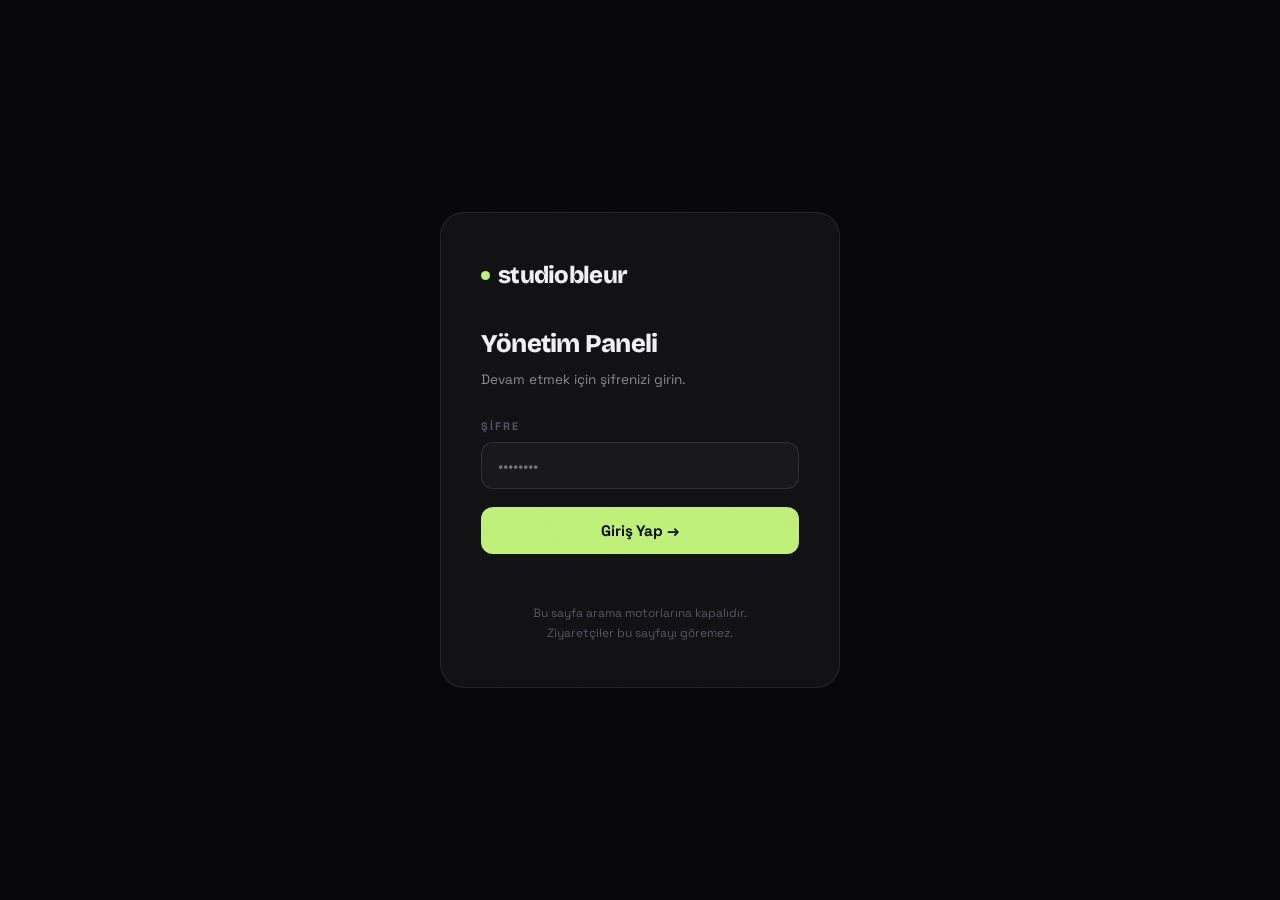
<file: admin.html>
<!DOCTYPE html>
<html lang="tr">
<head>
<style data-omelette-injected>html,body{background:transparent}</style><script data-omelette-injected>(()=>{{const W=new URLSearchParams(location.search).get("theme");if(W==="light"||W==="dark"){document.documentElement.dataset.theme=W}}{const W=()=>{try{if(document.querySelector('meta[name="color-scheme"]'))return;const V=getComputedStyle(document.documentElement).getPropertyValue("color-scheme").trim();if(V&&V!=="normal")return;const z=(j)=>{if(!j)return null;const H=getComputedStyle(j).backgroundColor.match(/^rgba?\(\s*(\d+)[,\s]+(\d+)[,\s]+(\d+)(?:[,\s/]+([\d.]+%?))?\s*\)$/);if(!H)return null;const F=H[4]==null?1:parseFloat(H[4])/(H[4].endsWith("%")?100:1);if(F<0.99)return null;return[+H[1],+H[2],+H[3]]};const G=z(document.body)||z(document.documentElement);if(!G)return;const K=(j)=>{const H=j/255;return H<=0.04045?H/12.92:((H+0.055)/1.055)**2.4};const D=0.2126*K(G[0])+0.7152*K(G[1])+0.0722*K(G[2]);document.documentElement.style.setProperty("color-scheme",D<0.4?"dark":"light")}catch{}};if(document.readyState==="complete")W();else window.addEventListener("load",W)}var b=["https://claude.ai","https://preview.claude.ai","https://82699c10-b4e0-498d-856c-a1f49902232b.claudeusercontent.com"];var p=true;var O=30000;var n=3000;document.addEventListener("DOMContentLoaded",()=>{const W=window.Babel;const V="om-src-id";if(W&&W.registerPlugin&&!(W.availablePlugins&&W.availablePlugins[V])){W.registerPlugin(V,({types:D})=>({visitor:{JSXOpeningElement(j,H){const F=j.node;if(F.name&&F.name.type==="JSXMemberExpression")return;for(let Q=0;Q<F.attributes.length;Q++){const $=F.attributes[Q];if($.type==="JSXAttribute"&&$.name&&$.name.name==="data-om-id")return}const P=H.file&&H.file.opts&&H.file.opts.filename||"?";const R=F.loc&&F.loc.start;const J=`jsx:${P}:${F.start??0}:${R?R.line:0}:${R?R.column+1:0}`;F.attributes.push(D.jsxAttribute(D.jsxIdentifier("data-om-id"),D.stringLiteral(J)))}}}))}const z="om-text-extract";let G=false;if(p&&W&&W.registerPlugin&&!(W.availablePlugins&&W.availablePlugins[z])){const D=window.React;if(D&&D.useSyncExternalStore&&D.createElement){G=true;const j={};const H=new Set;let F=0;window.__omTextO=j;window.__omTextSet=(J)=>{for(const Q in J){const $=J[Q];if($==null)delete j[Q];else j[Q]=$}F++;H.forEach((Q)=>Q())};const P=(J)=>{H.add(J);return()=>H.delete(J)};const R=()=>F;window.__OmT=function J(Q){D.useSyncExternalStore(P,R,R);return D.createElement("span",{"data-om-text":Q.i,className:"__om-t"},Q.i in j?j[Q.i]:Q.children)};W.registerPlugin(z,({types:J})=>{const Q={style:1,script:1,noscript:1,textarea:1,title:1,option:1,text:1,tspan:1,textPath:1};const $={placeholder:1,alt:1,title:1,label:1,"aria-label":1,"aria-description":1,"aria-placeholder":1};const Y=(q,M)=>J.logicalExpression("??",J.memberExpression(J.logicalExpression("||",J.memberExpression(J.identifier("window"),J.identifier("__omTextO")),J.objectExpression([])),J.stringLiteral(q),true),M);const Z=(q)=>q.file&&q.file.opts&&q.file.opts.filename||"?";const B=(q)=>q.file&&q.file.code||"";const U=(q,M)=>{const L=(X)=>X&&X.start!=null&&X.end!=null&&(X.type==="StringLiteral"||X.type==="TemplateLiteral"&&X.expressions.length===0)?[X.start,X.end]:null;const N=L(M);if(N)return N;if(M&&M.type==="Identifier"){const X=q.scope.getBinding(M.name);if(X&&X.constant&&X.path.node.type==="VariableDeclarator"){return L(X.path.node.init)}}return null};const x=(q,M,L)=>{const N=q.node;let X=false;const f=(w,A)=>{X=true;return J.jsxElement(J.jsxOpeningElement(J.jsxIdentifier("__OmT"),[J.jsxAttribute(J.jsxIdentifier("i"),J.stringLiteral(w))],false),J.jsxClosingElement(J.jsxIdentifier("__OmT")),[A],false)};const C=N.children.map((w)=>{if(w.type==="JSXText"){if(w.start==null||w.end==null)return w;const A=L.slice(w.start,w.end);const k=A.length-A.trimStart().length;const u=A.length-A.trimEnd().length;if(k+u>=A.length)return w;return f(`txt:${M}:${w.start+k}:${w.end-u}`,w)}if(w.type==="JSXExpressionContainer"){const A=U(q,w.expression);if(A)return f(`str:${M}:${A[0]}:${A[1]}`,w)}return w});if(X)N.children=C};return{visitor:{JSXOpeningElement(q,M){const L=q.node;const N=Z(M);const X={};for(let f=0;f<L.attributes.length;f++){const C=L.attributes[f];if(C.type!=="JSXAttribute"||!C.name)continue;const w=C.name.name;if(!$[w])continue;if(!C.value||C.value.type!=="StringLiteral")continue;if(C.value.start==null||C.value.end==null)continue;const A=`txt:${N}:${C.value.start}:${C.value.end}`;X[w]=A;C.value=J.jsxExpressionContainer(Y(A,J.stringLiteral(C.value.value)))}if(Object.keys(X).length){L.attributes.push(J.jsxAttribute(J.jsxIdentifier("data-om-text-attrs"),J.stringLiteral(JSON.stringify(X))))}},JSXElement(q,M){const L=q.node.openingElement;const N=L&&L.name&&L.name.name;if(N==="__OmT")return;if(typeof N==="string"&&Q[N])return;x(q,Z(M),B(M))},JSXFragment(q,M){x(q,Z(M),B(M))}}}})}}const K=G?["transform-react-jsx-source",V,z]:["transform-react-jsx-source",V];document.querySelectorAll('script[type="text/babel"],script[type="text/jsx"]').forEach((D,j)=>{const H=D.getAttribute("data-plugins")||"";const F=K.filter((P)=>H.indexOf(P)<0);if(F.length){D.setAttribute("data-plugins",H?`${H},${F.join(",")}`:F.join(","))}if(!D.hasAttribute("data-filename")){D.setAttribute("data-filename",D.getAttribute("src")||`inline-${j}`)}})});var v=window.parent;var g="not editable here — open the project in the Claude Design editor to save";var d=()=>Promise.resolve({persisted:false,noHost:true,reason:g});var S=d;var h="data/storage.json";var i=()=>{try{const W=new URL(document.baseURI);const V=W.pathname.match(/\/projects\/([^/]+)\/serve\//);if(V)return V[1];return W.hostname.split(".")[0]||""}catch{return location.hostname.split(".")[0]||""}};var o=()=>{try{const W=new URL(document.baseURI);const V=W.pathname.indexOf("/serve/");if(V>=0)return W.origin+W.pathname.slice(0,V+"/serve/".length)+h}catch{}return"./"+h};var I=null;var _=()=>{if(!I){I=fetch(o(),{cache:"no-store"}).then((W)=>{if(W.ok)return W.text();return W.status===404?"":null}).catch(()=>null).then((W)=>{if(W===null){I=null;return null}const V=new Map;if(!W)return V;let z;try{z=JSON.parse(W)}catch{console.warn("[omelette.storage] "+h+" is not valid JSON; treating the store as unreadable so a save cannot overwrite the "+"hand-edited bytes. Fix the JSON (or delete the file) to re-enable persistence.");I=null;return null}if(z===null||typeof z!=="object"||Array.isArray(z)){console.warn("[omelette.storage] "+h+" doesn't hold a JSON object; treating the store as unreadable so a save cannot "+"overwrite the hand-edited bytes. Make the top level a JSON object to re-enable persistence.");I=null;return null}const G=z;if("data"in G){const K=G.data;if(K===null||typeof K!=="object"||Array.isArray(K)){console.warn("[omelette.storage] "+h+' has a "data" field that is not a JSON object; treating the store as unreadable so a '+'save cannot overwrite the hand-edited bytes. Make "data" a JSON object to re-enable persistence.');I=null;return null}const D=G._meta;const j=D!==null&&typeof D==="object"?D.project:undefined;if(typeof j==="string"&&j!==""&&j!==i())return V;for(const H of Object.keys(K))V.set(H,K[H]);return V}for(const K of Object.keys(G)){if(K!=="_meta")V.set(K,G[K])}return V})}return I};var y=(W)=>S(h,JSON.stringify({_meta:{project:i(),version:1},data:Object.fromEntries(W)},null,2));var m=Promise.resolve();var T=(W)=>{const V=m.then(W);m=V.then(()=>{return},()=>{return});return V};var s=/sk-(?:ant-)?[A-Za-z0-9_-]{16,}|AKIA[0-9A-Z]{16}|gh[pousr]_[A-Za-z0-9]{20,}|xox[a-z]-[A-Za-z0-9][A-Za-z0-9-]{9,}|AIza[0-9A-Za-z_-]{30,}|-----BEGIN [A-Z ]*PRIVATE KEY-----/;var a=/password|passwd|secret|api[_-]?key|access[_-]?token|auth[_-]?token|credential/i;var r=(W,V,z)=>{if(s.test(V)||a.test(W)&&typeof z==="string"&&z.length>=8){console.warn('[omelette.storage] the value for "'+W+'" looks like a credential. The storage file is a plaintext project file — visible to '+"everyone with project access and copied when the project is duplicated. Do not store secrets here.")}};var l={persisted:false,reason:"could not load the existing store — not overwriting it"};var c={persisted:false,reason:"stored value changed since a failed read — re-read this key before saving"};var E=new Set;var t={get:(W)=>{if(typeof W!=="string"){return Promise.reject(new TypeError("storage.get: key must be a string"))}return T(_).then((V)=>{if(V===null){E.add(W);return null}E.delete(W);if(!V.has(W))return null;const z=V.get(W);return z==null?null:JSON.parse(JSON.stringify(z))})},set:(W,V)=>{if(typeof W!=="string"){return Promise.reject(new TypeError("storage.set: key must be a string"))}let z;try{z=JSON.stringify(V)}catch(K){return Promise.reject(new TypeError("storage.set: value must be JSON-serializable ("+String(K)+")"))}if(z===undefined){return Promise.reject(new TypeError("storage.set: value must be JSON-serializable"))}r(W,z,V);const G=JSON.parse(z);return T(()=>_().then((K)=>{if(K===null)return l;if(E.has(W)){if(K.has(W))return c;E.delete(W)}K.set(W,G);return y(K)}))},delete:(W)=>{if(typeof W!=="string"){return Promise.reject(new TypeError("storage.delete: key must be a string"))}return T(()=>_().then((V)=>{if(V===null)return l;if(E.has(W)){if(V.has(W))return c;E.delete(W)}V.delete(W);return y(V)}))},keys:()=>T(_).then((W)=>W===null?[]:Array.from(W.keys()))};window.omelette={writeFile:(W,V)=>S(W,V).then((z)=>{if(!z.persisted&&!z.noHost){throw new Error(z.reason||"write failed")}}),storage:t};if(v&&v!==window){const W=(J,Q)=>{try{v.postMessage({__omelette_log:true,type:J,data:Q},"*")}catch{}};["log","warn","error"].forEach((J)=>{const Q=console[J];console[J]=(...$)=>{const Y=$.map((Z)=>{try{return typeof Z==="object"?JSON.stringify(Z):String(Z)}catch{try{return String(Z)}catch{return"[unstringifiable]"}}}).join(" ");W(J,Y);Q.apply(console,$)}});window.addEventListener("error",(J)=>{const Q=J.target;if(Q&&Q!==window&&Q.tagName){const $=Q.src||Q.href||"";W("resource_error",`${Q.tagName} failed to load: ${$}`)}else{W("error",`${J.message||"Unknown error"} at ${J.filename||"?"}:${J.lineno||0}:${J.colno||0}`)}},true);window.addEventListener("unhandledrejection",(J)=>{const Q=J.reason;const $=Q instanceof Error?`${Q.message} ${Q.stack}`:String(Q);W("error",`Unhandled rejection: ${$}`)});window.addEventListener("click",(J)=>{if(J.defaultPrevented||J.button!==0)return;if(J.metaKey||J.ctrlKey||J.shiftKey||J.altKey)return;const Q=J.composedPath?J.composedPath():[];const $=["button","input","select","textarea","summary","label"];let Y=null;for(const x of Q){if(!(x instanceof Element))continue;if(x.localName==="a"){if(!(x instanceof HTMLAnchorElement))return;Y=x;break}if($.indexOf(x.localName)!==-1)return}if(!Y)return;if(Y.isContentEditable)return;const Z=Y.closest("[contenteditable]");if(Z&&Z.getAttribute("contenteditable")!=="false")return;const B=(Y.getAttribute("target")||"_self").toLowerCase();if(B!=="_self"&&B!=="_top"&&B!=="_parent")return;let U;try{U=new URL(Y.href)}catch{return}if(U.protocol!=="http:"&&U.protocol!=="https:")return;if(location.origin==="null")return;if(U.origin===location.origin)return;J.preventDefault();window.open(U.href,"_blank","noopener,noreferrer")});const V=()=>{try{v.postMessage({type:"omelette:height",height:document.documentElement.scrollHeight},"*")}catch{}};if(window.ResizeObserver)new ResizeObserver(V).observe(document.documentElement);const z=()=>{V();if(!document.querySelector('script[type="text/babel"],script[type="text/jsx"]'))return;const J=()=>document.getElementById("root")||document.querySelector("body > div[id]");const Q=J()?.firstElementChild??null;let $=0;const Y=()=>{const Z=J();if(Z&&Z.firstElementChild!==Q||++$>30){V();return}setTimeout(Y,100)};setTimeout(Y,100)};if(document.readyState==="complete")z();else window.addEventListener("load",z);const G={};let K=0;const D=(J)=>new Promise((Q,$)=>{if(!b.length){$(new Error("claude.complete: no parent origin"));return}const Y=`c${++K}`;const Z=()=>setTimeout(()=>{delete G[Y];$(new Error(`claude.complete: no data for ${O/1000}s`))},O);const B=Z();G[Y]={resolve:Q,reject:$,text:"",t:B,arm:Z};try{for(const U of b){v.postMessage({__om_api:true,id:Y,body:J},U)}}catch(U){clearTimeout(B);delete G[Y];$(U)}});const j=8;const H=async(J,Q)=>{if(!Array.isArray(J.messages)){throw new Error("claude.complete: tools require a messages array")}const $=J.messages.slice();const Y={...J,tools:J.tools.map((U)=>{if(U===null||typeof U!=="object")return U;const x={};for(const q of Object.keys(U)){if(typeof U[q]!=="function")x[q]=U[q]}return x})};const Z=Y.tool_choice;const B=Z!=null&&(Z.type==="any"||Z.type==="tool")?{...Y,tool_choice:Z.disable_parallel_tool_use!==undefined?{type:"auto",disable_parallel_tool_use:Z.disable_parallel_tool_use}:{type:"auto"}}:Y;for(let U=0;U<j;U++){const x=await D({...U===0?Y:B,messages:$});const q=x.message;const M=q&&Array.isArray(q.content)?q.content:null;const L=M?M.filter((X)=>X?.type==="tool_use"):[];if(q?.stop_reason!=="tool_use"||L.length===0){return x.text}const N=[];for(const X of L){const f=Q.get(X.name);if(!f){N.push({type:"tool_result",tool_use_id:X.id,content:`no handler for tool "${X.name}"`,is_error:true});continue}try{const C=await f(X.input);const w=typeof C==="string"?C:R(C)??"";N.push({type:"tool_result",tool_use_id:X.id,content:w})}catch(C){N.push({type:"tool_result",tool_use_id:X.id,content:String(C?.message??C??"tool handler failed"),is_error:true})}}$.push({role:"assistant",content:M},{role:"user",content:N})}throw new Error(`claude.complete: exceeded ${j} tool turns`)};window.claude={complete(J){const Q=J;if(Q!==null&&typeof Q==="object"&&Array.isArray(Q.tools)&&Q.tools.some(($)=>$!==null&&typeof $==="object"&&typeof $.run==="function")){const $=new Map;for(const Y of Q.tools){if(Y!==null&&typeof Y==="object"&&typeof Y.run==="function"){$.set(String(Y.name),Y.run)}}return H(Q,$)}return D(J).then(($)=>$.text)}};const F={};let P=0;S=(J,Q)=>new Promise(($)=>{if(!b.length){$({persisted:false,noHost:true,reason:g});return}const Y=`f${++P}`;const Z=setTimeout(()=>{delete F[Y];$({persisted:false,noHost:true,reason:g})},n);F[Y]={settle:$,t:Z};try{for(const B of b){v.postMessage({__om_file:true,id:Y,op:"write",path:J,content:Q},B)}}catch{clearTimeout(Z);delete F[Y];$({persisted:false,noHost:true,reason:g})}});const R=(J)=>{try{return JSON.stringify(J)}catch{return JSON.stringify(String(J))}};window.addEventListener("message",(J)=>{if(b.indexOf(J.origin)<0)return;if(J.source!==v)return;const Q=J.data;if(!Q)return;if(Q.type==="omelette-preview-refresh"){if(typeof Q.token!=="string"||!/^[0-9a-f.-]+(\.(rc|pr-[0-9]+))?(\.[0-9]+\.[0-9a-f]{16})?$/.test(Q.token))return;const Z=Math.max(1,Math.floor((Q.expiresAt||0)-Date.now()/1000));document.cookie="__Host-omelette-preview="+Q.token+"; Path=/; Secure; SameSite=None; Partitioned; Max-Age="+Z;return}if(Q.__om_file_r){const Z=F[Q.id];if(!Z)return;clearTimeout(Z.t);delete F[Q.id];Z.settle(Q.ok?{persisted:true}:{persisted:false,reason:Q.error||"write failed"});return}if(Q.__om_api_r){const Z=G[Q.id];if(!Z)return;if(Q.error!=null){clearTimeout(Z.t);delete G[Q.id];Z.reject(new Error(Q.error));return}if(Q.chunk!=null){clearTimeout(Z.t);Z.t=Z.arm();Z.text+=Q.chunk;return}if(Q.done){clearTimeout(Z.t);delete G[Q.id];Z.resolve({text:Q.text!=null?Q.text:Z.text,message:Q.message});return}return}if(!Q.__om_eval)return;const $=Q;const Y=(Z)=>{J.source.postMessage({...Z,__om_eval_r:1,id:$.id},J.origin)};try{const Z=(0,eval)($.code);if(Z&&typeof Z.then==="function"){Z.then((B)=>Y({ok:1,v:R(B)}),(B)=>Y({ok:0,e:String(B)}))}else{Y({ok:1,v:R(Z)})}}catch(Z){Y({ok:0,e:String(Z)})}})}})();
</script>

<link rel="icon" type="image/png" href="favicon.png"/>
<meta charset="UTF-8"/>
<meta name="viewport" content="width=device-width, initial-scale=1.0"/>
<title>studiobleur — Yönetim Paneli</title>
<link rel="preconnect" href="https://fonts.googleapis.com"/>
<link href="https://fonts.googleapis.com/css2?family=Bricolage+Grotesque:opsz,wght@12..96,700;12..96,800&family=Space+Grotesk:wght@400;500;600&display=swap" rel="stylesheet"/>
<link rel="stylesheet" href="styles.css"/>
<style>
*{box-sizing:border-box;margin:0;padding:0}
body{background:#07070a;color:#f0f0f2;font-family:'Space Grotesk',system-ui,sans-serif;min-height:100vh;display:flex;align-items:center;justify-content:center;}

/* LOGIN SCREEN */
#loginScreen{display:flex;flex-direction:column;align-items:center;gap:0;width:100%;padding:24px;}
.login-card{background:#111114;border:1px solid rgba(255,255,255,0.08);border-radius:24px;padding:44px 40px;max-width:400px;width:100%;}
.login-logo{font-family:'Bricolage Grotesque',sans-serif;font-size:1.5rem;font-weight:800;letter-spacing:-.03em;display:flex;align-items:center;gap:8px;margin-bottom:32px;}
.login-logo .dot{width:9px;height:9px;background:#bef078;border-radius:50%;flex-shrink:0;}
.login-title{font-family:'Bricolage Grotesque',sans-serif;font-size:1.6rem;font-weight:800;letter-spacing:-.03em;margin-bottom:6px;}
.login-sub{color:#888892;font-size:.85rem;margin-bottom:28px;}
.login-label{font-size:.68rem;font-weight:700;letter-spacing:.18em;text-transform:uppercase;color:#555562;margin-bottom:8px;display:block;}
.login-input{width:100%;background:#18181c;border:1px solid rgba(255,255,255,0.1);border-radius:12px;padding:13px 16px;color:#f0f0f2;font-size:.95rem;font-family:'Space Grotesk',sans-serif;outline:none;transition:border-color .2s;margin-bottom:18px;}
.login-input:focus{border-color:rgba(190,240,120,0.4);}
.login-btn{width:100%;padding:14px;background:#bef078;color:#0a0a0c;border:none;border-radius:12px;font-size:.95rem;font-weight:700;font-family:'Space Grotesk',sans-serif;cursor:pointer;transition:opacity .2s;letter-spacing:-.01em;}
.login-btn:hover{opacity:.88;}
.login-err{color:#ff7a5c;font-size:.82rem;margin-top:12px;min-height:18px;text-align:center;}
.login-hint{color:#555562;font-size:.75rem;margin-top:20px;text-align:center;line-height:1.6;}

/* ADMIN PANEL WRAPPER */
#adminWrapper{display:none;width:100%;min-height:100vh;}
</style>
</head>
<body>

<!-- LOGIN -->
<div id="loginScreen">
  <div class="login-card">
    <div class="login-logo"><span class="dot"></span>studiobleur</div>
    <div class="login-title">Yönetim Paneli</div>
    <p class="login-sub">Devam etmek için şifrenizi girin.</p>
    <label class="login-label">Şifre</label>
    <input type="password" id="pwInput" class="login-input" placeholder="••••••••"
      onkeydown="if(event.key==='Enter')doLogin()"/>
    <button class="login-btn" onclick="doLogin()">Giriş Yap →</button>
    <p class="login-err" id="loginErr"></p>
    <p class="login-hint">Bu sayfa arama motorlarına kapalıdır.<br/>Ziyaretçiler bu sayfayı göremez.</p>
  </div>
</div>

<!-- ADMIN PANEL (şifreden sonra yüklenir) -->
<div id="adminWrapper"></div>

<!-- works-data her zaman yüklü olsun -->
<script>
/* Güvenlik notu: şifre client-side hash ile korunuyor.
   Gerçek güvenlik için sunucu taraflı auth gerekir.
   Bu basit koruma sıradan ziyaretçileri engeller. */
var ADMIN_HASH = '8c6976e5b5410415bde908bd4dee15dfb167a9c873fc4bb8a81f6f2ab448a918';

function sha256(str) {
  var buffer = new TextEncoder().encode(str);
  return crypto.subtle.digest('SHA-256', buffer).then(function(hash) {
    return Array.from(new Uint8Array(hash)).map(function(b){return b.toString(16).padStart(2,'0');}).join('');
  });
}

function doLogin() {
  var pw = document.getElementById('pwInput').value;
  if (!pw) { document.getElementById('loginErr').textContent = 'Şifre boş olamaz.'; return; }
  sha256(pw).then(function(hash) {
    if (hash === ADMIN_HASH) {
      document.getElementById('loginErr').textContent = '';
      sessionStorage.setItem('sb_admin_auth', '1');
      loadAdmin();
    } else {
      document.getElementById('loginErr').textContent = 'Yanlış şifre.';
      document.getElementById('pwInput').value = '';
      document.getElementById('pwInput').focus();
    }
  });
}

function loadAdmin() {
  document.getElementById('loginScreen').style.display = 'none';
  document.getElementById('adminWrapper').style.display = 'block';

  // Scriptleri sıralı yükle
  function loadSeq(srcs, cb) {
    if (!srcs.length) { cb(); return; }
    var s = document.createElement('script');
    s.src = srcs[0];
    s.onload = function() { loadSeq(srcs.slice(1), cb); };
    s.onerror = function() { loadSeq(srcs.slice(1), cb); };
    document.body.appendChild(s);
  }

  loadSeq(['works-data.js','team-data.js','portfolio.js','team.js','admin.js'], function() {
    setTimeout(function() {
      if (window.studiobleurAdmin) window.studiobleurAdmin.open();
    }, 100);
  });
}

/* Oturum açıksa direkt giriş */
if (sessionStorage.getItem('sb_admin_auth') === '1') {
  loadAdmin();
}

/* Robots meta */
var m = document.createElement('meta'); m.name='robots'; m.content='noindex,nofollow'; document.head.appendChild(m);
</script>
</body>
</html>
</file>
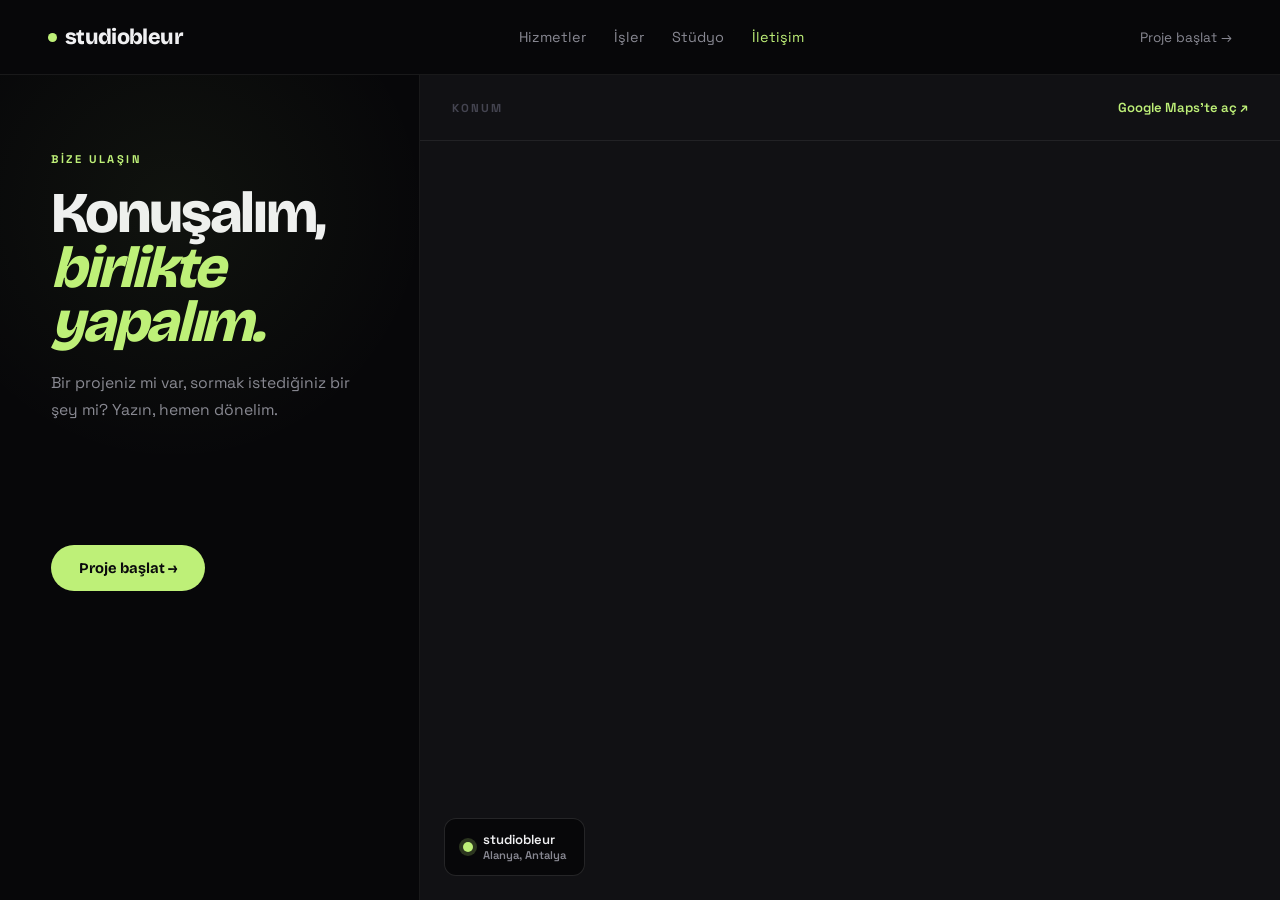
<file: bize-ulasin.html>
<!DOCTYPE html>
<html lang="tr">
<head>
<style data-omelette-injected>html,body{background:transparent}</style><script data-omelette-injected>(()=>{{const W=new URLSearchParams(location.search).get("theme");if(W==="light"||W==="dark"){document.documentElement.dataset.theme=W}}{const W=()=>{try{if(document.querySelector('meta[name="color-scheme"]'))return;const V=getComputedStyle(document.documentElement).getPropertyValue("color-scheme").trim();if(V&&V!=="normal")return;const z=(j)=>{if(!j)return null;const H=getComputedStyle(j).backgroundColor.match(/^rgba?\(\s*(\d+)[,\s]+(\d+)[,\s]+(\d+)(?:[,\s/]+([\d.]+%?))?\s*\)$/);if(!H)return null;const F=H[4]==null?1:parseFloat(H[4])/(H[4].endsWith("%")?100:1);if(F<0.99)return null;return[+H[1],+H[2],+H[3]]};const G=z(document.body)||z(document.documentElement);if(!G)return;const K=(j)=>{const H=j/255;return H<=0.04045?H/12.92:((H+0.055)/1.055)**2.4};const D=0.2126*K(G[0])+0.7152*K(G[1])+0.0722*K(G[2]);document.documentElement.style.setProperty("color-scheme",D<0.4?"dark":"light")}catch{}};if(document.readyState==="complete")W();else window.addEventListener("load",W)}var b=["https://claude.ai","https://preview.claude.ai","https://82699c10-b4e0-498d-856c-a1f49902232b.claudeusercontent.com"];var p=true;var O=30000;var n=3000;document.addEventListener("DOMContentLoaded",()=>{const W=window.Babel;const V="om-src-id";if(W&&W.registerPlugin&&!(W.availablePlugins&&W.availablePlugins[V])){W.registerPlugin(V,({types:D})=>({visitor:{JSXOpeningElement(j,H){const F=j.node;if(F.name&&F.name.type==="JSXMemberExpression")return;for(let Q=0;Q<F.attributes.length;Q++){const $=F.attributes[Q];if($.type==="JSXAttribute"&&$.name&&$.name.name==="data-om-id")return}const P=H.file&&H.file.opts&&H.file.opts.filename||"?";const R=F.loc&&F.loc.start;const J=`jsx:${P}:${F.start??0}:${R?R.line:0}:${R?R.column+1:0}`;F.attributes.push(D.jsxAttribute(D.jsxIdentifier("data-om-id"),D.stringLiteral(J)))}}}))}const z="om-text-extract";let G=false;if(p&&W&&W.registerPlugin&&!(W.availablePlugins&&W.availablePlugins[z])){const D=window.React;if(D&&D.useSyncExternalStore&&D.createElement){G=true;const j={};const H=new Set;let F=0;window.__omTextO=j;window.__omTextSet=(J)=>{for(const Q in J){const $=J[Q];if($==null)delete j[Q];else j[Q]=$}F++;H.forEach((Q)=>Q())};const P=(J)=>{H.add(J);return()=>H.delete(J)};const R=()=>F;window.__OmT=function J(Q){D.useSyncExternalStore(P,R,R);return D.createElement("span",{"data-om-text":Q.i,className:"__om-t"},Q.i in j?j[Q.i]:Q.children)};W.registerPlugin(z,({types:J})=>{const Q={style:1,script:1,noscript:1,textarea:1,title:1,option:1,text:1,tspan:1,textPath:1};const $={placeholder:1,alt:1,title:1,label:1,"aria-label":1,"aria-description":1,"aria-placeholder":1};const Y=(q,M)=>J.logicalExpression("??",J.memberExpression(J.logicalExpression("||",J.memberExpression(J.identifier("window"),J.identifier("__omTextO")),J.objectExpression([])),J.stringLiteral(q),true),M);const Z=(q)=>q.file&&q.file.opts&&q.file.opts.filename||"?";const B=(q)=>q.file&&q.file.code||"";const U=(q,M)=>{const L=(X)=>X&&X.start!=null&&X.end!=null&&(X.type==="StringLiteral"||X.type==="TemplateLiteral"&&X.expressions.length===0)?[X.start,X.end]:null;const N=L(M);if(N)return N;if(M&&M.type==="Identifier"){const X=q.scope.getBinding(M.name);if(X&&X.constant&&X.path.node.type==="VariableDeclarator"){return L(X.path.node.init)}}return null};const x=(q,M,L)=>{const N=q.node;let X=false;const f=(w,A)=>{X=true;return J.jsxElement(J.jsxOpeningElement(J.jsxIdentifier("__OmT"),[J.jsxAttribute(J.jsxIdentifier("i"),J.stringLiteral(w))],false),J.jsxClosingElement(J.jsxIdentifier("__OmT")),[A],false)};const C=N.children.map((w)=>{if(w.type==="JSXText"){if(w.start==null||w.end==null)return w;const A=L.slice(w.start,w.end);const k=A.length-A.trimStart().length;const u=A.length-A.trimEnd().length;if(k+u>=A.length)return w;return f(`txt:${M}:${w.start+k}:${w.end-u}`,w)}if(w.type==="JSXExpressionContainer"){const A=U(q,w.expression);if(A)return f(`str:${M}:${A[0]}:${A[1]}`,w)}return w});if(X)N.children=C};return{visitor:{JSXOpeningElement(q,M){const L=q.node;const N=Z(M);const X={};for(let f=0;f<L.attributes.length;f++){const C=L.attributes[f];if(C.type!=="JSXAttribute"||!C.name)continue;const w=C.name.name;if(!$[w])continue;if(!C.value||C.value.type!=="StringLiteral")continue;if(C.value.start==null||C.value.end==null)continue;const A=`txt:${N}:${C.value.start}:${C.value.end}`;X[w]=A;C.value=J.jsxExpressionContainer(Y(A,J.stringLiteral(C.value.value)))}if(Object.keys(X).length){L.attributes.push(J.jsxAttribute(J.jsxIdentifier("data-om-text-attrs"),J.stringLiteral(JSON.stringify(X))))}},JSXElement(q,M){const L=q.node.openingElement;const N=L&&L.name&&L.name.name;if(N==="__OmT")return;if(typeof N==="string"&&Q[N])return;x(q,Z(M),B(M))},JSXFragment(q,M){x(q,Z(M),B(M))}}}})}}const K=G?["transform-react-jsx-source",V,z]:["transform-react-jsx-source",V];document.querySelectorAll('script[type="text/babel"],script[type="text/jsx"]').forEach((D,j)=>{const H=D.getAttribute("data-plugins")||"";const F=K.filter((P)=>H.indexOf(P)<0);if(F.length){D.setAttribute("data-plugins",H?`${H},${F.join(",")}`:F.join(","))}if(!D.hasAttribute("data-filename")){D.setAttribute("data-filename",D.getAttribute("src")||`inline-${j}`)}})});var v=window.parent;var g="not editable here — open the project in the Claude Design editor to save";var d=()=>Promise.resolve({persisted:false,noHost:true,reason:g});var S=d;var h="data/storage.json";var i=()=>{try{const W=new URL(document.baseURI);const V=W.pathname.match(/\/projects\/([^/]+)\/serve\//);if(V)return V[1];return W.hostname.split(".")[0]||""}catch{return location.hostname.split(".")[0]||""}};var o=()=>{try{const W=new URL(document.baseURI);const V=W.pathname.indexOf("/serve/");if(V>=0)return W.origin+W.pathname.slice(0,V+"/serve/".length)+h}catch{}return"./"+h};var I=null;var _=()=>{if(!I){I=fetch(o(),{cache:"no-store"}).then((W)=>{if(W.ok)return W.text();return W.status===404?"":null}).catch(()=>null).then((W)=>{if(W===null){I=null;return null}const V=new Map;if(!W)return V;let z;try{z=JSON.parse(W)}catch{console.warn("[omelette.storage] "+h+" is not valid JSON; treating the store as unreadable so a save cannot overwrite the "+"hand-edited bytes. Fix the JSON (or delete the file) to re-enable persistence.");I=null;return null}if(z===null||typeof z!=="object"||Array.isArray(z)){console.warn("[omelette.storage] "+h+" doesn't hold a JSON object; treating the store as unreadable so a save cannot "+"overwrite the hand-edited bytes. Make the top level a JSON object to re-enable persistence.");I=null;return null}const G=z;if("data"in G){const K=G.data;if(K===null||typeof K!=="object"||Array.isArray(K)){console.warn("[omelette.storage] "+h+' has a "data" field that is not a JSON object; treating the store as unreadable so a '+'save cannot overwrite the hand-edited bytes. Make "data" a JSON object to re-enable persistence.');I=null;return null}const D=G._meta;const j=D!==null&&typeof D==="object"?D.project:undefined;if(typeof j==="string"&&j!==""&&j!==i())return V;for(const H of Object.keys(K))V.set(H,K[H]);return V}for(const K of Object.keys(G)){if(K!=="_meta")V.set(K,G[K])}return V})}return I};var y=(W)=>S(h,JSON.stringify({_meta:{project:i(),version:1},data:Object.fromEntries(W)},null,2));var m=Promise.resolve();var T=(W)=>{const V=m.then(W);m=V.then(()=>{return},()=>{return});return V};var s=/sk-(?:ant-)?[A-Za-z0-9_-]{16,}|AKIA[0-9A-Z]{16}|gh[pousr]_[A-Za-z0-9]{20,}|xox[a-z]-[A-Za-z0-9][A-Za-z0-9-]{9,}|AIza[0-9A-Za-z_-]{30,}|-----BEGIN [A-Z ]*PRIVATE KEY-----/;var a=/password|passwd|secret|api[_-]?key|access[_-]?token|auth[_-]?token|credential/i;var r=(W,V,z)=>{if(s.test(V)||a.test(W)&&typeof z==="string"&&z.length>=8){console.warn('[omelette.storage] the value for "'+W+'" looks like a credential. The storage file is a plaintext project file — visible to '+"everyone with project access and copied when the project is duplicated. Do not store secrets here.")}};var l={persisted:false,reason:"could not load the existing store — not overwriting it"};var c={persisted:false,reason:"stored value changed since a failed read — re-read this key before saving"};var E=new Set;var t={get:(W)=>{if(typeof W!=="string"){return Promise.reject(new TypeError("storage.get: key must be a string"))}return T(_).then((V)=>{if(V===null){E.add(W);return null}E.delete(W);if(!V.has(W))return null;const z=V.get(W);return z==null?null:JSON.parse(JSON.stringify(z))})},set:(W,V)=>{if(typeof W!=="string"){return Promise.reject(new TypeError("storage.set: key must be a string"))}let z;try{z=JSON.stringify(V)}catch(K){return Promise.reject(new TypeError("storage.set: value must be JSON-serializable ("+String(K)+")"))}if(z===undefined){return Promise.reject(new TypeError("storage.set: value must be JSON-serializable"))}r(W,z,V);const G=JSON.parse(z);return T(()=>_().then((K)=>{if(K===null)return l;if(E.has(W)){if(K.has(W))return c;E.delete(W)}K.set(W,G);return y(K)}))},delete:(W)=>{if(typeof W!=="string"){return Promise.reject(new TypeError("storage.delete: key must be a string"))}return T(()=>_().then((V)=>{if(V===null)return l;if(E.has(W)){if(V.has(W))return c;E.delete(W)}V.delete(W);return y(V)}))},keys:()=>T(_).then((W)=>W===null?[]:Array.from(W.keys()))};window.omelette={writeFile:(W,V)=>S(W,V).then((z)=>{if(!z.persisted&&!z.noHost){throw new Error(z.reason||"write failed")}}),storage:t};if(v&&v!==window){const W=(J,Q)=>{try{v.postMessage({__omelette_log:true,type:J,data:Q},"*")}catch{}};["log","warn","error"].forEach((J)=>{const Q=console[J];console[J]=(...$)=>{const Y=$.map((Z)=>{try{return typeof Z==="object"?JSON.stringify(Z):String(Z)}catch{try{return String(Z)}catch{return"[unstringifiable]"}}}).join(" ");W(J,Y);Q.apply(console,$)}});window.addEventListener("error",(J)=>{const Q=J.target;if(Q&&Q!==window&&Q.tagName){const $=Q.src||Q.href||"";W("resource_error",`${Q.tagName} failed to load: ${$}`)}else{W("error",`${J.message||"Unknown error"} at ${J.filename||"?"}:${J.lineno||0}:${J.colno||0}`)}},true);window.addEventListener("unhandledrejection",(J)=>{const Q=J.reason;const $=Q instanceof Error?`${Q.message} ${Q.stack}`:String(Q);W("error",`Unhandled rejection: ${$}`)});window.addEventListener("click",(J)=>{if(J.defaultPrevented||J.button!==0)return;if(J.metaKey||J.ctrlKey||J.shiftKey||J.altKey)return;const Q=J.composedPath?J.composedPath():[];const $=["button","input","select","textarea","summary","label"];let Y=null;for(const x of Q){if(!(x instanceof Element))continue;if(x.localName==="a"){if(!(x instanceof HTMLAnchorElement))return;Y=x;break}if($.indexOf(x.localName)!==-1)return}if(!Y)return;if(Y.isContentEditable)return;const Z=Y.closest("[contenteditable]");if(Z&&Z.getAttribute("contenteditable")!=="false")return;const B=(Y.getAttribute("target")||"_self").toLowerCase();if(B!=="_self"&&B!=="_top"&&B!=="_parent")return;let U;try{U=new URL(Y.href)}catch{return}if(U.protocol!=="http:"&&U.protocol!=="https:")return;if(location.origin==="null")return;if(U.origin===location.origin)return;J.preventDefault();window.open(U.href,"_blank","noopener,noreferrer")});const V=()=>{try{v.postMessage({type:"omelette:height",height:document.documentElement.scrollHeight},"*")}catch{}};if(window.ResizeObserver)new ResizeObserver(V).observe(document.documentElement);const z=()=>{V();if(!document.querySelector('script[type="text/babel"],script[type="text/jsx"]'))return;const J=()=>document.getElementById("root")||document.querySelector("body > div[id]");const Q=J()?.firstElementChild??null;let $=0;const Y=()=>{const Z=J();if(Z&&Z.firstElementChild!==Q||++$>30){V();return}setTimeout(Y,100)};setTimeout(Y,100)};if(document.readyState==="complete")z();else window.addEventListener("load",z);const G={};let K=0;const D=(J)=>new Promise((Q,$)=>{if(!b.length){$(new Error("claude.complete: no parent origin"));return}const Y=`c${++K}`;const Z=()=>setTimeout(()=>{delete G[Y];$(new Error(`claude.complete: no data for ${O/1000}s`))},O);const B=Z();G[Y]={resolve:Q,reject:$,text:"",t:B,arm:Z};try{for(const U of b){v.postMessage({__om_api:true,id:Y,body:J},U)}}catch(U){clearTimeout(B);delete G[Y];$(U)}});const j=8;const H=async(J,Q)=>{if(!Array.isArray(J.messages)){throw new Error("claude.complete: tools require a messages array")}const $=J.messages.slice();const Y={...J,tools:J.tools.map((U)=>{if(U===null||typeof U!=="object")return U;const x={};for(const q of Object.keys(U)){if(typeof U[q]!=="function")x[q]=U[q]}return x})};const Z=Y.tool_choice;const B=Z!=null&&(Z.type==="any"||Z.type==="tool")?{...Y,tool_choice:Z.disable_parallel_tool_use!==undefined?{type:"auto",disable_parallel_tool_use:Z.disable_parallel_tool_use}:{type:"auto"}}:Y;for(let U=0;U<j;U++){const x=await D({...U===0?Y:B,messages:$});const q=x.message;const M=q&&Array.isArray(q.content)?q.content:null;const L=M?M.filter((X)=>X?.type==="tool_use"):[];if(q?.stop_reason!=="tool_use"||L.length===0){return x.text}const N=[];for(const X of L){const f=Q.get(X.name);if(!f){N.push({type:"tool_result",tool_use_id:X.id,content:`no handler for tool "${X.name}"`,is_error:true});continue}try{const C=await f(X.input);const w=typeof C==="string"?C:R(C)??"";N.push({type:"tool_result",tool_use_id:X.id,content:w})}catch(C){N.push({type:"tool_result",tool_use_id:X.id,content:String(C?.message??C??"tool handler failed"),is_error:true})}}$.push({role:"assistant",content:M},{role:"user",content:N})}throw new Error(`claude.complete: exceeded ${j} tool turns`)};window.claude={complete(J){const Q=J;if(Q!==null&&typeof Q==="object"&&Array.isArray(Q.tools)&&Q.tools.some(($)=>$!==null&&typeof $==="object"&&typeof $.run==="function")){const $=new Map;for(const Y of Q.tools){if(Y!==null&&typeof Y==="object"&&typeof Y.run==="function"){$.set(String(Y.name),Y.run)}}return H(Q,$)}return D(J).then(($)=>$.text)}};const F={};let P=0;S=(J,Q)=>new Promise(($)=>{if(!b.length){$({persisted:false,noHost:true,reason:g});return}const Y=`f${++P}`;const Z=setTimeout(()=>{delete F[Y];$({persisted:false,noHost:true,reason:g})},n);F[Y]={settle:$,t:Z};try{for(const B of b){v.postMessage({__om_file:true,id:Y,op:"write",path:J,content:Q},B)}}catch{clearTimeout(Z);delete F[Y];$({persisted:false,noHost:true,reason:g})}});const R=(J)=>{try{return JSON.stringify(J)}catch{return JSON.stringify(String(J))}};window.addEventListener("message",(J)=>{if(b.indexOf(J.origin)<0)return;if(J.source!==v)return;const Q=J.data;if(!Q)return;if(Q.type==="omelette-preview-refresh"){if(typeof Q.token!=="string"||!/^[0-9a-f.-]+(\.(rc|pr-[0-9]+))?(\.[0-9]+\.[0-9a-f]{16})?$/.test(Q.token))return;const Z=Math.max(1,Math.floor((Q.expiresAt||0)-Date.now()/1000));document.cookie="__Host-omelette-preview="+Q.token+"; Path=/; Secure; SameSite=None; Partitioned; Max-Age="+Z;return}if(Q.__om_file_r){const Z=F[Q.id];if(!Z)return;clearTimeout(Z.t);delete F[Q.id];Z.settle(Q.ok?{persisted:true}:{persisted:false,reason:Q.error||"write failed"});return}if(Q.__om_api_r){const Z=G[Q.id];if(!Z)return;if(Q.error!=null){clearTimeout(Z.t);delete G[Q.id];Z.reject(new Error(Q.error));return}if(Q.chunk!=null){clearTimeout(Z.t);Z.t=Z.arm();Z.text+=Q.chunk;return}if(Q.done){clearTimeout(Z.t);delete G[Q.id];Z.resolve({text:Q.text!=null?Q.text:Z.text,message:Q.message});return}return}if(!Q.__om_eval)return;const $=Q;const Y=(Z)=>{J.source.postMessage({...Z,__om_eval_r:1,id:$.id},J.origin)};try{const Z=(0,eval)($.code);if(Z&&typeof Z.then==="function"){Z.then((B)=>Y({ok:1,v:R(B)}),(B)=>Y({ok:0,e:String(B)}))}else{Y({ok:1,v:R(Z)})}}catch(Z){Y({ok:0,e:String(Z)})}})}})();
</script>

<link rel="icon" type="image/png" href="favicon.png"/>
<meta charset="UTF-8"/>
<meta name="viewport" content="width=device-width, initial-scale=1.0"/>
<title>Bize Ulaşın — studiobleur</title>
<link rel="preconnect" href="https://fonts.googleapis.com"/>
<link rel="preconnect" href="https://fonts.gstatic.com" crossorigin/>
<link href="https://fonts.googleapis.com/css2?family=Bricolage+Grotesque:opsz,wght@12..96,400;12..96,600;12..96,700;12..96,800&family=Space+Grotesk:wght@300;400;500;600;700&display=swap" rel="stylesheet"/>
<script src="contact-data.js"></script>
<style>
:root {
  --bg: #070709;
  --surface: #111114;
  --surface-2: #18181c;
  --line: rgba(255,255,255,0.07);
  --line-2: rgba(255,255,255,0.12);
  --text: #f0f0f2;
  --muted: #888892;
  --faint: #444450;
  --lime: #bef078;
  --coral: #ff7a5c;
  --violet: #9b7bff;
  --sky: #5bc8f5;
  --ease: cubic-bezier(0.23,1,0.32,1);
  --display: 'Bricolage Grotesque', 'Space Grotesk', sans-serif;
  --body: 'Space Grotesk', -apple-system, sans-serif;
}
*, *::before, *::after { box-sizing: border-box; margin: 0; padding: 0; }
html, body { height: 100%; }
body {
  background: var(--bg);
  color: var(--text);
  font-family: var(--body);
  min-height: 100vh;
  display: flex;
  flex-direction: column;
}

/* NAV */
.topbar {
  display: flex; align-items: center; justify-content: space-between;
  padding: 24px 48px;
  border-bottom: 1px solid var(--line);
  flex-shrink: 0;
  position: relative; z-index: 10;
}
.topbar .logo {
  font-family: var(--display); font-weight: 800; font-size: 1.35rem;
  letter-spacing: -0.03em; color: var(--text); text-decoration: none;
  display: flex; align-items: center; gap: 8px;
}
.topbar .logo .dot { width: 9px; height: 9px; background: var(--lime); border-radius: 50%; }
.topbar .back {
  font-size: .85rem; color: var(--muted); text-decoration: none;
  display: flex; align-items: center; gap: 6px; transition: color .3s;
}
.topbar .back:hover { color: var(--text); }
.topbar nav { display: flex; gap: 28px; }
.topbar nav a { color: var(--muted); text-decoration: none; font-size: .9rem; transition: color .3s; }
.topbar nav a:hover { color: var(--text); }
.topbar nav a.active { color: var(--lime); }

/* PAGE LAYOUT */
.page {
  flex: 1;
  display: grid;
  grid-template-columns: 420px 1fr;
  min-height: 0;
}

/* LEFT */
.left {
  padding: clamp(48px,6vw,88px) clamp(32px,4vw,64px);
  border-right: 1px solid var(--line);
  display: flex; flex-direction: column;
  position: relative; overflow: hidden;
  background: var(--bg);
}
.left::before {
  content: ""; position: absolute; top: -20%; left: -30%;
  width: 600px; height: 600px;
  background: radial-gradient(circle, rgba(190,240,120,0.05), transparent 60%);
  pointer-events: none;
}
.eyebrow {
  font-size: .7rem; font-weight: 700; letter-spacing: .22em;
  text-transform: uppercase; color: var(--lime); margin-bottom: 20px;
}
.left h1 {
  font-family: var(--display); font-weight: 800;
  font-size: clamp(2.6rem, 4.5vw, 4rem);
  letter-spacing: -0.04em; line-height: 0.95;
  margin-bottom: 20px; text-wrap: balance;
}
.left h1 em { font-style: italic; color: var(--lime); }
.left .subtitle {
  color: var(--muted); font-size: .98rem; line-height: 1.75;
  max-width: 360px; margin-bottom: 48px; text-wrap: pretty;
}

/* CONTACT ITEMS */
.contact-items { display: flex; flex-direction: column; gap: 0; }
.ci {
  display: flex; align-items: flex-start; gap: 18px;
  padding: 20px 0; border-bottom: 1px solid var(--line);
}
.ci:first-child { border-top: 1px solid var(--line); }
.ci-icon {
  width: 42px; height: 42px; border-radius: 11px; flex-shrink: 0;
  background: var(--surface); border: 1px solid var(--line-2);
  display: grid; place-items: center; color: var(--lime);
}
.ci-icon svg { width: 18px; height: 18px; }
.ci-body { display: flex; flex-direction: column; gap: 3px; }
.ci-label { font-size: .68rem; font-weight: 700; letter-spacing: .18em; text-transform: uppercase; color: var(--faint); }
.ci-value { font-size: .95rem; color: var(--text); font-weight: 500; }
.ci-value a { color: inherit; text-decoration: none; transition: color .3s; }
.ci-value a:hover { color: var(--lime); }

/* SOCIAL */
.socials { display: flex; gap: 12px; margin-top: 32px; flex-wrap: wrap; }
.social-btn {
  display: flex; align-items: center; gap: 8px;
  padding: 10px 18px; border-radius: 100px;
  border: 1px solid var(--line-2); background: var(--surface);
  color: var(--muted); text-decoration: none; font-size: .82rem; font-weight: 600;
  transition: all .3s;
}
.social-btn:hover { border-color: var(--line-2); background: var(--surface-2); color: var(--text); transform: translateY(-2px); }
.social-btn svg { width: 16px; height: 16px; opacity: .7; }
.social-btn.instagram:hover { color: #e1306c; border-color: rgba(225,48,108,.3); }
.social-btn.behance:hover   { color: #1769ff; border-color: rgba(23,105,255,.3); }
.social-btn.linkedin:hover  { color: #0a66c2; border-color: rgba(10,102,194,.3); }
.social-btn.twitter:hover   { color: #1da1f2; border-color: rgba(29,161,242,.3); }

/* CTA BUTTON */
.cta-btn {
  display: inline-flex; align-items: center; gap: 10px;
  margin-top: 40px; padding: 14px 28px;
  background: var(--lime); color: #0a0a0c;
  border-radius: 100px; border: none; cursor: pointer;
  font-family: var(--display); font-weight: 700; font-size: .92rem;
  text-decoration: none; transition: opacity .2s, transform .2s;
  align-self: flex-start;
}
.cta-btn:hover { opacity: .9; transform: translateY(-2px); }

/* RIGHT — MAP */
.right {
  position: relative; overflow: hidden;
  background: var(--surface);
  display: flex; flex-direction: column;
}
.map-header {
  padding: 24px 32px; border-bottom: 1px solid var(--line);
  display: flex; align-items: center; justify-content: space-between;
  flex-shrink: 0;
}
.map-header span {
  font-size: .72rem; font-weight: 700; letter-spacing: .18em;
  text-transform: uppercase; color: var(--faint);
}
.map-header a {
  font-size: .82rem; color: var(--lime); text-decoration: none;
  font-weight: 600; transition: opacity .2s;
}
.map-header a:hover { opacity: .7; }
.map-frame { flex: 1; position: relative; min-height: 400px; }
.map-frame iframe {
  position: absolute; inset: 0; width: 100%; height: 100%;
  border: none; filter: invert(0.9) hue-rotate(180deg) saturate(0.6) brightness(0.85);
}
.map-overlay-tag {
  position: absolute; bottom: 24px; left: 24px;
  background: var(--bg); border: 1px solid var(--line-2);
  border-radius: 12px; padding: 12px 18px;
  display: flex; align-items: center; gap: 10px;
  backdrop-filter: blur(16px);
  pointer-events: none;
}
.map-overlay-tag .mot-dot {
  width: 10px; height: 10px; border-radius: 50%;
  background: var(--lime); box-shadow: 0 0 0 4px rgba(190,240,120,.2);
  flex-shrink: 0; animation: pulse 2s infinite;
}
@keyframes pulse {
  0%,100% { box-shadow: 0 0 0 4px rgba(190,240,120,.2); }
  50%      { box-shadow: 0 0 0 8px rgba(190,240,120,.08); }
}
.map-overlay-tag .mot-text {
  font-size: .82rem; font-weight: 600; color: var(--text); line-height: 1.3;
}
.map-overlay-tag .mot-sub { font-size: .7rem; color: var(--muted); }

@media (max-width: 860px) {
  .page { grid-template-columns: 1fr; grid-template-rows: auto 420px; }
  .left { border-right: none; border-bottom: 1px solid var(--line); }
  .topbar { padding: 18px 24px; }
  .topbar nav { display: none; }
}
@media (max-width: 480px) {
  .left { padding: 36px 24px; }
}
</style>
<!-- Google Analytics -->
<script async src="https://www.googletagmanager.com/gtag/js?id=G-7V0VEH0J0S"></script>
<script>
  window.dataLayer = window.dataLayer || [];
  function gtag(){dataLayer.push(arguments);}
  gtag('js', new Date());
  gtag('config', 'G-7V0VEH0J0S');
</script>
</head>
<body>

<header class="topbar">
  <a href="studiobleur.html" class="logo"><span class="dot"></span>studiobleur</a>
  <nav>
    <a href="studiobleur.html#hizmetler">Hizmetler</a>
    <a href="isler-uiux.html">İşler</a>
    <a href="studiobleur.html#hakkimizda">Stüdyo</a>
    <a href="bize-ulasin.html" class="active">İletişim</a>
  </nav>
  <a href="iletisim.html" class="back">Proje başlat →</a>
</header>

<main class="page">
  <!-- LEFT -->
  <div class="left" id="contactLeft">
    <span class="eyebrow">Bize Ulaşın</span>
    <h1>Konuşalım,<br /><em>birlikte yapalım.</em></h1>
    <p class="subtitle">Bir projeniz mi var, sormak istediğiniz bir şey mi? Yazın, hemen dönelim.</p>

    <div class="contact-items" id="contactItems"></div>

    <div class="socials" id="socialLinks"></div>

    <a href="iletisim.html" class="cta-btn">Proje başlat →</a>
  </div>

  <!-- RIGHT — MAP -->
  <div class="right">
    <div class="map-header">
      <span>Konum</span>
      <a href="#" id="mapsLink" target="_blank" rel="noopener">Google Maps'te aç ↗</a>
    </div>
    <div class="map-frame">
      <iframe id="mapIframe" loading="lazy" allowfullscreen referrerpolicy="no-referrer-when-downgrade" title="Konum haritası"></iframe>
      <div class="map-overlay-tag">
        <span class="mot-dot"></span>
        <div class="mot-text">
          studiobleur
          <div class="mot-sub" id="mapTagAddress">Alanya, Antalya</div>
        </div>
      </div>
    </div>
  </div>
</main>

<script>
(function(){
  var C = window.StudioContact ? window.StudioContact.load() : (window.STUDIOBLEUR_CONTACT || {
    phone: "+90 555 000 00 00",
    email: ['info','studiobleur.com'].join('@'),
    address: "Alanya, Antalya / Türkiye",
    mapUrl: "https://maps.google.com/maps?q=alanya+antalya&output=embed",
    instagram: "", behance: "", linkedin: "", twitter: ""
  });

  function render(c) {
    // Contact items
    var items = [
      { icon: phoneSvg(),   label: "Telefon",  value: c.phone,   href: "tel:" + c.phone.replace(/\s/g,'') },
      { icon: emailSvg(),   label: "E-posta",  value: c.email,   href: 'mailto:' + c.email },
      { icon: pinSvg(),     label: "Adres",    value: c.address, href: null }
    ].filter(function(x){ return x.value && x.value.trim(); });

    var ciHTML = items.map(function(item){
      return '<div class="ci">' +
        '<div class="ci-icon">' + item.icon + '</div>' +
        '<div class="ci-body">' +
          '<span class="ci-label">' + item.label + '</span>' +
          '<span class="ci-value">' +
            (item.href ? '<a href="' + item.href + '">' + esc(item.value) + '</a>' : esc(item.value)) +
          '</span>' +
        '</div>' +
      '</div>';
    }).join('');
    document.getElementById('contactItems').innerHTML = ciHTML;

    // Socials
    var socials = [
      { key: 'instagram', label: 'Instagram', cls: 'instagram', icon: igSvg(),  prefix: 'https://instagram.com/' },
      { key: 'behance',   label: 'Behance',   cls: 'behance',   icon: behSvg(), prefix: 'https://behance.net/' },
      { key: 'linkedin',  label: 'LinkedIn',  cls: 'linkedin',  icon: liSvg(),  prefix: 'https://linkedin.com/in/' },
      { key: 'twitter',   label: 'X / Twitter', cls: 'twitter', icon: twSvg(),  prefix: 'https://x.com/' }
    ];
    var socHTML = socials.map(function(s){
      if (!c[s.key]) return '';
      var href = c[s.key].startsWith('http') ? c[s.key] : s.prefix + c[s.key];
      return '<a class="social-btn ' + s.cls + '" href="' + href + '" target="_blank" rel="noopener">' + s.icon + s.label + '</a>';
    }).join('');
    document.getElementById('socialLinks').innerHTML = socHTML;

    // Map
    var mapIframe = document.getElementById('mapIframe');
    var mapLink   = document.getElementById('mapsLink');
    var mapAddr   = document.getElementById('mapTagAddress');
    if (c.mapUrl) {
      mapIframe.src = c.mapUrl;
      mapLink.href  = c.mapUrl.replace('output=embed','').replace('&output=embed','');
    }
    if (c.address) mapAddr.textContent = c.address;
  }

  function esc(s){ var d=document.createElement('div'); d.textContent=s; return d.innerHTML; }

  function phoneSvg(){ return '<svg viewBox="0 0 24 24" fill="none" stroke="currentColor" stroke-width="1.6" stroke-linecap="round" stroke-linejoin="round"><path d="M22 16.92v3a2 2 0 01-2.18 2 19.79 19.79 0 01-8.63-3.07A19.5 19.5 0 013.07 11a19.79 19.79 0 01-3-8.59A2 2 0 012 .57h3a2 2 0 012 1.72c.127.96.361 1.903.7 2.81a2 2 0 01-.45 2.11L6.09 8.41a16 16 0 006.5 6.5l1.27-1.27a2 2 0 012.11-.45c.907.339 1.85.573 2.81.7A2 2 0 0122 16.92z"/></svg>'; }
  function emailSvg(){ return '<svg viewBox="0 0 24 24" fill="none" stroke="currentColor" stroke-width="1.6" stroke-linecap="round" stroke-linejoin="round"><path d="M4 4h16c1.1 0 2 .9 2 2v12c0 1.1-.9 2-2 2H4c-1.1 0-2-.9-2-2V6c0-1.1.9-2 2-2z"/><polyline points="22,6 12,13 2,6"/></svg>'; }
  function pinSvg(){ return '<svg viewBox="0 0 24 24" fill="none" stroke="currentColor" stroke-width="1.6" stroke-linecap="round" stroke-linejoin="round"><path d="M21 10c0 7-9 13-9 13s-9-6-9-13a9 9 0 0118 0z"/><circle cx="12" cy="10" r="3"/></svg>'; }
  function igSvg(){ return '<svg viewBox="0 0 24 24" fill="none" stroke="currentColor" stroke-width="1.6" stroke-linecap="round" stroke-linejoin="round"><rect x="2" y="2" width="20" height="20" rx="5"/><path d="M16 11.37A4 4 0 1112.63 8 4 4 0 0116 11.37z"/><line x1="17.5" y1="6.5" x2="17.51" y2="6.5"/></svg>'; }
  function behSvg(){ return '<svg viewBox="0 0 24 24" fill="currentColor" width="16" height="16"><path d="M7.8 10.2c.9-.4 1.5-1.2 1.5-2.3 0-2-1.6-2.9-3.4-2.9H1v12h5.3c2 0 3.9-1 3.9-3.2 0-1.4-.7-2.9-2.4-3.6zm-4.4-3h2.3c.8 0 1.5.3 1.5 1.2S6.6 9.6 5.7 9.6H3.4V7.2zm2.7 7.4H3.4v-2.8h2.9c1 0 1.7.5 1.7 1.4 0 1-.8 1.4-1.9 1.4zm9.8-8.2c-3.3 0-5.5 2.3-5.5 5.5 0 3.3 2 5.5 5.5 5.5 2.5 0 4.1-1.2 4.9-3.4h-2.4c-.3.8-1.3 1.3-2.4 1.3-1.5 0-2.7-1-2.8-2.5H22c0-.3.1-.5.1-.8 0-3-1.8-5.6-6.2-5.6zm-2.6 4.4c.2-1.3 1.2-2.3 2.6-2.3 1.4 0 2.4.9 2.5 2.3h-5.1zm5.4-7.3h-5.5v1.5h5.5V3.5z"/></svg>'; }
  function liSvg(){ return '<svg viewBox="0 0 24 24" fill="none" stroke="currentColor" stroke-width="1.6" stroke-linecap="round" stroke-linejoin="round"><path d="M16 8a6 6 0 016 6v7h-4v-7a2 2 0 00-2-2 2 2 0 00-2 2v7h-4v-7a6 6 0 016-6z"/><rect x="2" y="9" width="4" height="12"/><circle cx="4" cy="4" r="2"/></svg>'; }
  function twSvg(){ return '<svg viewBox="0 0 24 24" fill="currentColor" width="16" height="16"><path d="M18.244 2.25h3.308l-7.227 8.26 8.502 11.24H16.17l-5.214-6.817L4.99 21.75H1.68l7.73-8.835L1.254 2.25H8.08l4.713 6.231zm-1.161 17.52h1.833L7.084 4.126H5.117z"/></svg>'; }

  render(C);

  // Live update from admin
  window.addEventListener('contact-updated', function(e){ render(e.detail); });
})();
</script>
</body>
</html>
</file>
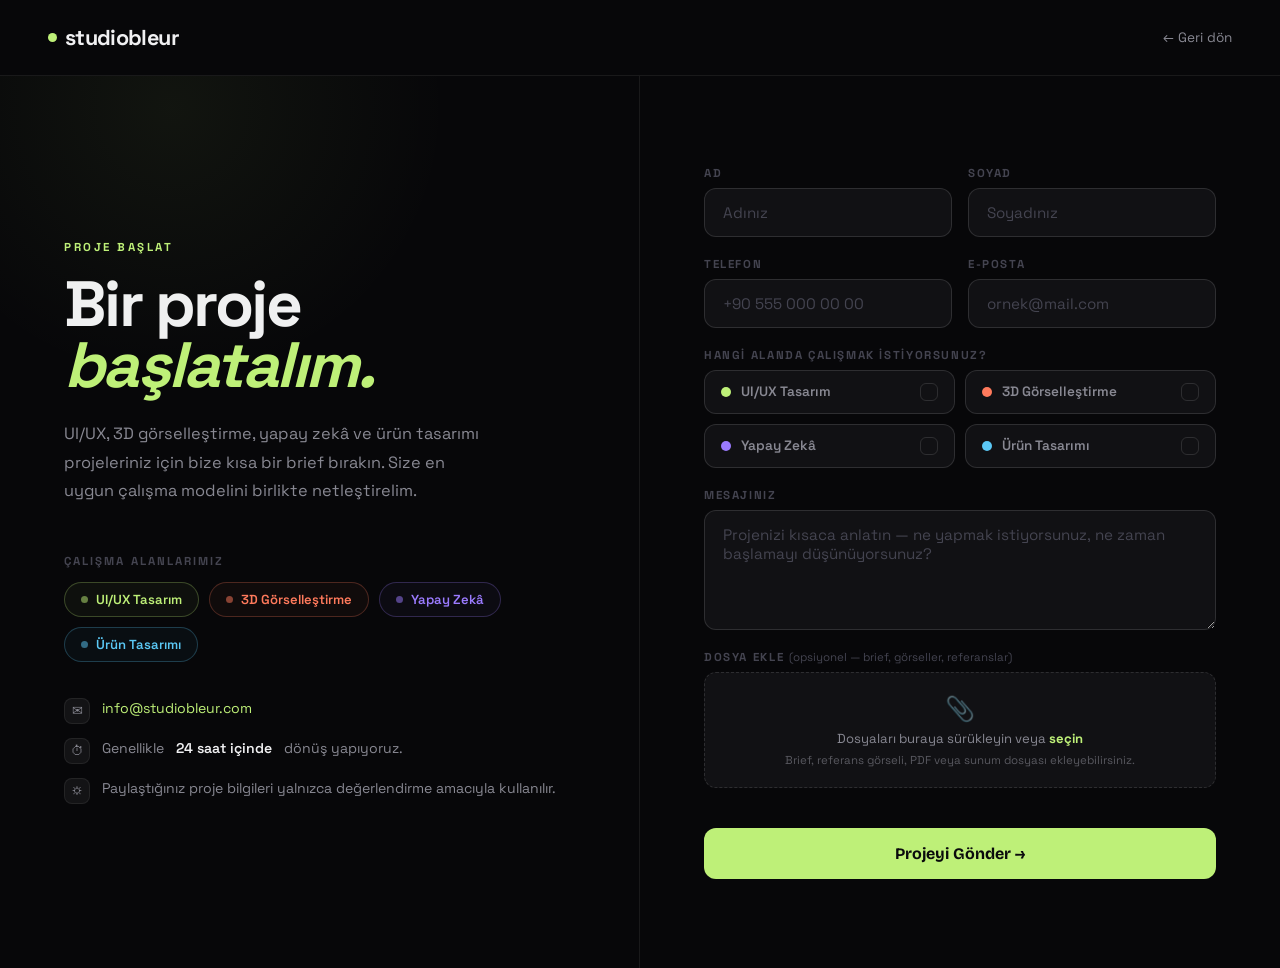
<file: iletisim.html>
<!DOCTYPE html>
<html lang="tr">
<head>
<style data-omelette-injected>html,body{background:transparent}</style><script data-omelette-injected>(()=>{{const W=new URLSearchParams(location.search).get("theme");if(W==="light"||W==="dark"){document.documentElement.dataset.theme=W}}{const W=()=>{try{if(document.querySelector('meta[name="color-scheme"]'))return;const V=getComputedStyle(document.documentElement).getPropertyValue("color-scheme").trim();if(V&&V!=="normal")return;const z=(j)=>{if(!j)return null;const H=getComputedStyle(j).backgroundColor.match(/^rgba?\(\s*(\d+)[,\s]+(\d+)[,\s]+(\d+)(?:[,\s/]+([\d.]+%?))?\s*\)$/);if(!H)return null;const F=H[4]==null?1:parseFloat(H[4])/(H[4].endsWith("%")?100:1);if(F<0.99)return null;return[+H[1],+H[2],+H[3]]};const G=z(document.body)||z(document.documentElement);if(!G)return;const K=(j)=>{const H=j/255;return H<=0.04045?H/12.92:((H+0.055)/1.055)**2.4};const D=0.2126*K(G[0])+0.7152*K(G[1])+0.0722*K(G[2]);document.documentElement.style.setProperty("color-scheme",D<0.4?"dark":"light")}catch{}};if(document.readyState==="complete")W();else window.addEventListener("load",W)}var b=["https://claude.ai","https://preview.claude.ai","https://82699c10-b4e0-498d-856c-a1f49902232b.claudeusercontent.com"];var p=true;var O=30000;var n=3000;document.addEventListener("DOMContentLoaded",()=>{const W=window.Babel;const V="om-src-id";if(W&&W.registerPlugin&&!(W.availablePlugins&&W.availablePlugins[V])){W.registerPlugin(V,({types:D})=>({visitor:{JSXOpeningElement(j,H){const F=j.node;if(F.name&&F.name.type==="JSXMemberExpression")return;for(let Q=0;Q<F.attributes.length;Q++){const $=F.attributes[Q];if($.type==="JSXAttribute"&&$.name&&$.name.name==="data-om-id")return}const P=H.file&&H.file.opts&&H.file.opts.filename||"?";const R=F.loc&&F.loc.start;const J=`jsx:${P}:${F.start??0}:${R?R.line:0}:${R?R.column+1:0}`;F.attributes.push(D.jsxAttribute(D.jsxIdentifier("data-om-id"),D.stringLiteral(J)))}}}))}const z="om-text-extract";let G=false;if(p&&W&&W.registerPlugin&&!(W.availablePlugins&&W.availablePlugins[z])){const D=window.React;if(D&&D.useSyncExternalStore&&D.createElement){G=true;const j={};const H=new Set;let F=0;window.__omTextO=j;window.__omTextSet=(J)=>{for(const Q in J){const $=J[Q];if($==null)delete j[Q];else j[Q]=$}F++;H.forEach((Q)=>Q())};const P=(J)=>{H.add(J);return()=>H.delete(J)};const R=()=>F;window.__OmT=function J(Q){D.useSyncExternalStore(P,R,R);return D.createElement("span",{"data-om-text":Q.i,className:"__om-t"},Q.i in j?j[Q.i]:Q.children)};W.registerPlugin(z,({types:J})=>{const Q={style:1,script:1,noscript:1,textarea:1,title:1,option:1,text:1,tspan:1,textPath:1};const $={placeholder:1,alt:1,title:1,label:1,"aria-label":1,"aria-description":1,"aria-placeholder":1};const Y=(q,M)=>J.logicalExpression("??",J.memberExpression(J.logicalExpression("||",J.memberExpression(J.identifier("window"),J.identifier("__omTextO")),J.objectExpression([])),J.stringLiteral(q),true),M);const Z=(q)=>q.file&&q.file.opts&&q.file.opts.filename||"?";const B=(q)=>q.file&&q.file.code||"";const U=(q,M)=>{const L=(X)=>X&&X.start!=null&&X.end!=null&&(X.type==="StringLiteral"||X.type==="TemplateLiteral"&&X.expressions.length===0)?[X.start,X.end]:null;const N=L(M);if(N)return N;if(M&&M.type==="Identifier"){const X=q.scope.getBinding(M.name);if(X&&X.constant&&X.path.node.type==="VariableDeclarator"){return L(X.path.node.init)}}return null};const x=(q,M,L)=>{const N=q.node;let X=false;const f=(w,A)=>{X=true;return J.jsxElement(J.jsxOpeningElement(J.jsxIdentifier("__OmT"),[J.jsxAttribute(J.jsxIdentifier("i"),J.stringLiteral(w))],false),J.jsxClosingElement(J.jsxIdentifier("__OmT")),[A],false)};const C=N.children.map((w)=>{if(w.type==="JSXText"){if(w.start==null||w.end==null)return w;const A=L.slice(w.start,w.end);const k=A.length-A.trimStart().length;const u=A.length-A.trimEnd().length;if(k+u>=A.length)return w;return f(`txt:${M}:${w.start+k}:${w.end-u}`,w)}if(w.type==="JSXExpressionContainer"){const A=U(q,w.expression);if(A)return f(`str:${M}:${A[0]}:${A[1]}`,w)}return w});if(X)N.children=C};return{visitor:{JSXOpeningElement(q,M){const L=q.node;const N=Z(M);const X={};for(let f=0;f<L.attributes.length;f++){const C=L.attributes[f];if(C.type!=="JSXAttribute"||!C.name)continue;const w=C.name.name;if(!$[w])continue;if(!C.value||C.value.type!=="StringLiteral")continue;if(C.value.start==null||C.value.end==null)continue;const A=`txt:${N}:${C.value.start}:${C.value.end}`;X[w]=A;C.value=J.jsxExpressionContainer(Y(A,J.stringLiteral(C.value.value)))}if(Object.keys(X).length){L.attributes.push(J.jsxAttribute(J.jsxIdentifier("data-om-text-attrs"),J.stringLiteral(JSON.stringify(X))))}},JSXElement(q,M){const L=q.node.openingElement;const N=L&&L.name&&L.name.name;if(N==="__OmT")return;if(typeof N==="string"&&Q[N])return;x(q,Z(M),B(M))},JSXFragment(q,M){x(q,Z(M),B(M))}}}})}}const K=G?["transform-react-jsx-source",V,z]:["transform-react-jsx-source",V];document.querySelectorAll('script[type="text/babel"],script[type="text/jsx"]').forEach((D,j)=>{const H=D.getAttribute("data-plugins")||"";const F=K.filter((P)=>H.indexOf(P)<0);if(F.length){D.setAttribute("data-plugins",H?`${H},${F.join(",")}`:F.join(","))}if(!D.hasAttribute("data-filename")){D.setAttribute("data-filename",D.getAttribute("src")||`inline-${j}`)}})});var v=window.parent;var g="not editable here — open the project in the Claude Design editor to save";var d=()=>Promise.resolve({persisted:false,noHost:true,reason:g});var S=d;var h="data/storage.json";var i=()=>{try{const W=new URL(document.baseURI);const V=W.pathname.match(/\/projects\/([^/]+)\/serve\//);if(V)return V[1];return W.hostname.split(".")[0]||""}catch{return location.hostname.split(".")[0]||""}};var o=()=>{try{const W=new URL(document.baseURI);const V=W.pathname.indexOf("/serve/");if(V>=0)return W.origin+W.pathname.slice(0,V+"/serve/".length)+h}catch{}return"./"+h};var I=null;var _=()=>{if(!I){I=fetch(o(),{cache:"no-store"}).then((W)=>{if(W.ok)return W.text();return W.status===404?"":null}).catch(()=>null).then((W)=>{if(W===null){I=null;return null}const V=new Map;if(!W)return V;let z;try{z=JSON.parse(W)}catch{console.warn("[omelette.storage] "+h+" is not valid JSON; treating the store as unreadable so a save cannot overwrite the "+"hand-edited bytes. Fix the JSON (or delete the file) to re-enable persistence.");I=null;return null}if(z===null||typeof z!=="object"||Array.isArray(z)){console.warn("[omelette.storage] "+h+" doesn't hold a JSON object; treating the store as unreadable so a save cannot "+"overwrite the hand-edited bytes. Make the top level a JSON object to re-enable persistence.");I=null;return null}const G=z;if("data"in G){const K=G.data;if(K===null||typeof K!=="object"||Array.isArray(K)){console.warn("[omelette.storage] "+h+' has a "data" field that is not a JSON object; treating the store as unreadable so a '+'save cannot overwrite the hand-edited bytes. Make "data" a JSON object to re-enable persistence.');I=null;return null}const D=G._meta;const j=D!==null&&typeof D==="object"?D.project:undefined;if(typeof j==="string"&&j!==""&&j!==i())return V;for(const H of Object.keys(K))V.set(H,K[H]);return V}for(const K of Object.keys(G)){if(K!=="_meta")V.set(K,G[K])}return V})}return I};var y=(W)=>S(h,JSON.stringify({_meta:{project:i(),version:1},data:Object.fromEntries(W)},null,2));var m=Promise.resolve();var T=(W)=>{const V=m.then(W);m=V.then(()=>{return},()=>{return});return V};var s=/sk-(?:ant-)?[A-Za-z0-9_-]{16,}|AKIA[0-9A-Z]{16}|gh[pousr]_[A-Za-z0-9]{20,}|xox[a-z]-[A-Za-z0-9][A-Za-z0-9-]{9,}|AIza[0-9A-Za-z_-]{30,}|-----BEGIN [A-Z ]*PRIVATE KEY-----/;var a=/password|passwd|secret|api[_-]?key|access[_-]?token|auth[_-]?token|credential/i;var r=(W,V,z)=>{if(s.test(V)||a.test(W)&&typeof z==="string"&&z.length>=8){console.warn('[omelette.storage] the value for "'+W+'" looks like a credential. The storage file is a plaintext project file — visible to '+"everyone with project access and copied when the project is duplicated. Do not store secrets here.")}};var l={persisted:false,reason:"could not load the existing store — not overwriting it"};var c={persisted:false,reason:"stored value changed since a failed read — re-read this key before saving"};var E=new Set;var t={get:(W)=>{if(typeof W!=="string"){return Promise.reject(new TypeError("storage.get: key must be a string"))}return T(_).then((V)=>{if(V===null){E.add(W);return null}E.delete(W);if(!V.has(W))return null;const z=V.get(W);return z==null?null:JSON.parse(JSON.stringify(z))})},set:(W,V)=>{if(typeof W!=="string"){return Promise.reject(new TypeError("storage.set: key must be a string"))}let z;try{z=JSON.stringify(V)}catch(K){return Promise.reject(new TypeError("storage.set: value must be JSON-serializable ("+String(K)+")"))}if(z===undefined){return Promise.reject(new TypeError("storage.set: value must be JSON-serializable"))}r(W,z,V);const G=JSON.parse(z);return T(()=>_().then((K)=>{if(K===null)return l;if(E.has(W)){if(K.has(W))return c;E.delete(W)}K.set(W,G);return y(K)}))},delete:(W)=>{if(typeof W!=="string"){return Promise.reject(new TypeError("storage.delete: key must be a string"))}return T(()=>_().then((V)=>{if(V===null)return l;if(E.has(W)){if(V.has(W))return c;E.delete(W)}V.delete(W);return y(V)}))},keys:()=>T(_).then((W)=>W===null?[]:Array.from(W.keys()))};window.omelette={writeFile:(W,V)=>S(W,V).then((z)=>{if(!z.persisted&&!z.noHost){throw new Error(z.reason||"write failed")}}),storage:t};if(v&&v!==window){const W=(J,Q)=>{try{v.postMessage({__omelette_log:true,type:J,data:Q},"*")}catch{}};["log","warn","error"].forEach((J)=>{const Q=console[J];console[J]=(...$)=>{const Y=$.map((Z)=>{try{return typeof Z==="object"?JSON.stringify(Z):String(Z)}catch{try{return String(Z)}catch{return"[unstringifiable]"}}}).join(" ");W(J,Y);Q.apply(console,$)}});window.addEventListener("error",(J)=>{const Q=J.target;if(Q&&Q!==window&&Q.tagName){const $=Q.src||Q.href||"";W("resource_error",`${Q.tagName} failed to load: ${$}`)}else{W("error",`${J.message||"Unknown error"} at ${J.filename||"?"}:${J.lineno||0}:${J.colno||0}`)}},true);window.addEventListener("unhandledrejection",(J)=>{const Q=J.reason;const $=Q instanceof Error?`${Q.message} ${Q.stack}`:String(Q);W("error",`Unhandled rejection: ${$}`)});window.addEventListener("click",(J)=>{if(J.defaultPrevented||J.button!==0)return;if(J.metaKey||J.ctrlKey||J.shiftKey||J.altKey)return;const Q=J.composedPath?J.composedPath():[];const $=["button","input","select","textarea","summary","label"];let Y=null;for(const x of Q){if(!(x instanceof Element))continue;if(x.localName==="a"){if(!(x instanceof HTMLAnchorElement))return;Y=x;break}if($.indexOf(x.localName)!==-1)return}if(!Y)return;if(Y.isContentEditable)return;const Z=Y.closest("[contenteditable]");if(Z&&Z.getAttribute("contenteditable")!=="false")return;const B=(Y.getAttribute("target")||"_self").toLowerCase();if(B!=="_self"&&B!=="_top"&&B!=="_parent")return;let U;try{U=new URL(Y.href)}catch{return}if(U.protocol!=="http:"&&U.protocol!=="https:")return;if(location.origin==="null")return;if(U.origin===location.origin)return;J.preventDefault();window.open(U.href,"_blank","noopener,noreferrer")});const V=()=>{try{v.postMessage({type:"omelette:height",height:document.documentElement.scrollHeight},"*")}catch{}};if(window.ResizeObserver)new ResizeObserver(V).observe(document.documentElement);const z=()=>{V();if(!document.querySelector('script[type="text/babel"],script[type="text/jsx"]'))return;const J=()=>document.getElementById("root")||document.querySelector("body > div[id]");const Q=J()?.firstElementChild??null;let $=0;const Y=()=>{const Z=J();if(Z&&Z.firstElementChild!==Q||++$>30){V();return}setTimeout(Y,100)};setTimeout(Y,100)};if(document.readyState==="complete")z();else window.addEventListener("load",z);const G={};let K=0;const D=(J)=>new Promise((Q,$)=>{if(!b.length){$(new Error("claude.complete: no parent origin"));return}const Y=`c${++K}`;const Z=()=>setTimeout(()=>{delete G[Y];$(new Error(`claude.complete: no data for ${O/1000}s`))},O);const B=Z();G[Y]={resolve:Q,reject:$,text:"",t:B,arm:Z};try{for(const U of b){v.postMessage({__om_api:true,id:Y,body:J},U)}}catch(U){clearTimeout(B);delete G[Y];$(U)}});const j=8;const H=async(J,Q)=>{if(!Array.isArray(J.messages)){throw new Error("claude.complete: tools require a messages array")}const $=J.messages.slice();const Y={...J,tools:J.tools.map((U)=>{if(U===null||typeof U!=="object")return U;const x={};for(const q of Object.keys(U)){if(typeof U[q]!=="function")x[q]=U[q]}return x})};const Z=Y.tool_choice;const B=Z!=null&&(Z.type==="any"||Z.type==="tool")?{...Y,tool_choice:Z.disable_parallel_tool_use!==undefined?{type:"auto",disable_parallel_tool_use:Z.disable_parallel_tool_use}:{type:"auto"}}:Y;for(let U=0;U<j;U++){const x=await D({...U===0?Y:B,messages:$});const q=x.message;const M=q&&Array.isArray(q.content)?q.content:null;const L=M?M.filter((X)=>X?.type==="tool_use"):[];if(q?.stop_reason!=="tool_use"||L.length===0){return x.text}const N=[];for(const X of L){const f=Q.get(X.name);if(!f){N.push({type:"tool_result",tool_use_id:X.id,content:`no handler for tool "${X.name}"`,is_error:true});continue}try{const C=await f(X.input);const w=typeof C==="string"?C:R(C)??"";N.push({type:"tool_result",tool_use_id:X.id,content:w})}catch(C){N.push({type:"tool_result",tool_use_id:X.id,content:String(C?.message??C??"tool handler failed"),is_error:true})}}$.push({role:"assistant",content:M},{role:"user",content:N})}throw new Error(`claude.complete: exceeded ${j} tool turns`)};window.claude={complete(J){const Q=J;if(Q!==null&&typeof Q==="object"&&Array.isArray(Q.tools)&&Q.tools.some(($)=>$!==null&&typeof $==="object"&&typeof $.run==="function")){const $=new Map;for(const Y of Q.tools){if(Y!==null&&typeof Y==="object"&&typeof Y.run==="function"){$.set(String(Y.name),Y.run)}}return H(Q,$)}return D(J).then(($)=>$.text)}};const F={};let P=0;S=(J,Q)=>new Promise(($)=>{if(!b.length){$({persisted:false,noHost:true,reason:g});return}const Y=`f${++P}`;const Z=setTimeout(()=>{delete F[Y];$({persisted:false,noHost:true,reason:g})},n);F[Y]={settle:$,t:Z};try{for(const B of b){v.postMessage({__om_file:true,id:Y,op:"write",path:J,content:Q},B)}}catch{clearTimeout(Z);delete F[Y];$({persisted:false,noHost:true,reason:g})}});const R=(J)=>{try{return JSON.stringify(J)}catch{return JSON.stringify(String(J))}};window.addEventListener("message",(J)=>{if(b.indexOf(J.origin)<0)return;if(J.source!==v)return;const Q=J.data;if(!Q)return;if(Q.type==="omelette-preview-refresh"){if(typeof Q.token!=="string"||!/^[0-9a-f.-]+(\.(rc|pr-[0-9]+))?(\.[0-9]+\.[0-9a-f]{16})?$/.test(Q.token))return;const Z=Math.max(1,Math.floor((Q.expiresAt||0)-Date.now()/1000));document.cookie="__Host-omelette-preview="+Q.token+"; Path=/; Secure; SameSite=None; Partitioned; Max-Age="+Z;return}if(Q.__om_file_r){const Z=F[Q.id];if(!Z)return;clearTimeout(Z.t);delete F[Q.id];Z.settle(Q.ok?{persisted:true}:{persisted:false,reason:Q.error||"write failed"});return}if(Q.__om_api_r){const Z=G[Q.id];if(!Z)return;if(Q.error!=null){clearTimeout(Z.t);delete G[Q.id];Z.reject(new Error(Q.error));return}if(Q.chunk!=null){clearTimeout(Z.t);Z.t=Z.arm();Z.text+=Q.chunk;return}if(Q.done){clearTimeout(Z.t);delete G[Q.id];Z.resolve({text:Q.text!=null?Q.text:Z.text,message:Q.message});return}return}if(!Q.__om_eval)return;const $=Q;const Y=(Z)=>{J.source.postMessage({...Z,__om_eval_r:1,id:$.id},J.origin)};try{const Z=(0,eval)($.code);if(Z&&typeof Z.then==="function"){Z.then((B)=>Y({ok:1,v:R(B)}),(B)=>Y({ok:0,e:String(B)}))}else{Y({ok:1,v:R(Z)})}}catch(Z){Y({ok:0,e:String(Z)})}})}})();
</script>

<link rel="icon" type="image/png" href="favicon.png"/>
<meta charset="UTF-8"/>
<meta name="viewport" content="width=device-width, initial-scale=1.0"/>
<title>Proje Başlat — studiobleur</title>
<link rel="preconnect" href="https://fonts.googleapis.com"/>
<link rel="preconnect" href="https://fonts.gstatic.com" crossorigin/>
<link href="https://fonts.googleapis.com/css2?family=Bricolage+Grotesque:opsz,wght@12..96,400;12..96,600;12..96,700;12..96,800&family=Space+Grotesk:wght@300;400;500;600;700&display=swap" rel="stylesheet"/>
<style>
:root {
  --bg: #070709;
  --surface: #111114;
  --surface-2: #18181c;
  --line: rgba(255,255,255,0.07);
  --line-2: rgba(255,255,255,0.12);
  --text: #f0f0f2;
  --muted: #888892;
  --faint: #444450;
  --lime: #bef078;
  --coral: #ff7a5c;
  --violet: #9b7bff;
  --sky: #5bc8f5;
  --ease: cubic-bezier(0.23,1,0.32,1);
  --display: 'Bricolage Grotesque', 'Space Grotesk', sans-serif;
  --body: 'Space Grotesk', -apple-system, sans-serif;
}
*, *::before, *::after { box-sizing: border-box; margin: 0; padding: 0; }
html { scroll-behavior: smooth; }
body {
  background: var(--bg);
  color: var(--text);
  font-family: var(--body);
  min-height: 100vh;
  display: flex;
  flex-direction: column;
}

/* NAV */
.topbar {
  display: flex;
  align-items: center;
  justify-content: space-between;
  padding: 24px 48px;
  border-bottom: 1px solid var(--line);
  flex-shrink: 0;
}
.topbar .logo {
  font-family: var(--display);
  font-weight: 800;
  font-size: 1.35rem;
  letter-spacing: -0.03em;
  color: var(--text);
  text-decoration: none;
  display: flex;
  align-items: center;
  gap: 8px;
}
.topbar .logo .dot { width: 9px; height: 9px; background: var(--lime); border-radius: 50%; display: inline-block; }
.topbar .back {
  font-size: .85rem;
  color: var(--muted);
  text-decoration: none;
  display: flex;
  align-items: center;
  gap: 6px;
  transition: color .3s;
}
.topbar .back:hover { color: var(--text); }

/* LAYOUT */
.page {
  flex: 1;
  display: grid;
  grid-template-columns: 1fr 1fr;
  min-height: calc(100vh - 73px);
}

/* LEFT PANEL */
.left-panel {
  padding: clamp(48px,7vw,100px) clamp(32px,5vw,80px);
  display: flex;
  flex-direction: column;
  justify-content: center;
  border-right: 1px solid var(--line);
  position: relative;
  overflow: hidden;
}
.left-panel::before {
  content: "";
  position: absolute;
  top: -30%;
  left: -20%;
  width: 600px;
  height: 600px;
  background: radial-gradient(circle, rgba(190,240,120,0.06), transparent 65%);
  pointer-events: none;
}
.eyebrow {
  font-size: .72rem;
  font-weight: 700;
  letter-spacing: .22em;
  text-transform: uppercase;
  color: var(--lime);
  margin-bottom: 20px;
}
.left-panel h1 {
  font-family: var(--display);
  font-size: clamp(2.8rem, 5vw, 4.6rem);
  font-weight: 800;
  letter-spacing: -0.04em;
  line-height: 0.95;
  margin-bottom: 24px;
  text-wrap: balance;
}
.left-panel h1 em {
  font-style: italic;
  color: var(--lime);
}
.left-panel p {
  color: var(--muted);
  font-size: 1.02rem;
  line-height: 1.75;
  max-width: 420px;
  margin-bottom: 48px;
  text-wrap: pretty;
}

/* CATEGORY CHIPS */
.cat-label {
  font-size: .72rem;
  font-weight: 700;
  letter-spacing: .18em;
  text-transform: uppercase;
  color: var(--faint);
  margin-bottom: 14px;
}
.cat-chips {
  display: flex;
  flex-wrap: wrap;
  gap: 10px;
}
.cat-chip {
  display: flex;
  align-items: center;
  gap: 8px;
  padding: 8px 16px;
  border-radius: 100px;
  border: 1px solid var(--line-2);
  font-size: .82rem;
  font-weight: 600;
  color: var(--muted);
  cursor: default;
  transition: all .3s;
}
.cat-chip span { width: 7px; height: 7px; border-radius: 50%; background: currentColor; opacity: .5; }
.cat-chip.c-lime  { color: var(--lime);   border-color: rgba(190,240,120,.25); background: rgba(190,240,120,.04); }
.cat-chip.c-coral { color: var(--coral);  border-color: rgba(255,122,92,.25);  background: rgba(255,122,92,.04); }
.cat-chip.c-violet{ color: var(--violet); border-color: rgba(155,123,255,.25); background: rgba(155,123,255,.04); }
.cat-chip.c-sky   { color: var(--sky);    border-color: rgba(91,200,245,.25);  background: rgba(91,200,245,.04); }

/* CONTACT DETAILS */
.contact-details {
  margin-top: 48px;
  padding-top: 40px;
  border-top: 1px solid var(--line);
  display: flex;
  flex-direction: column;
  gap: 8px;
}
.contact-details a {
  color: var(--muted);
  text-decoration: none;
  font-size: .9rem;
  transition: color .3s;
}
.contact-details a:hover { color: var(--lime); }

/* RIGHT PANEL — FORM */
.right-panel {
  padding: clamp(48px,7vw,100px) clamp(32px,5vw,80px);
  display: flex;
  flex-direction: column;
  justify-content: center;
  overflow-y: auto;
}
.form-grid {
  display: flex;
  flex-direction: column;
  gap: 20px;
  max-width: 520px;
  width: 100%;
}
.row-2 { display: grid; grid-template-columns: 1fr 1fr; gap: 16px; }

.field { display: flex; flex-direction: column; gap: 8px; }
.field label {
  font-size: .72rem;
  font-weight: 700;
  letter-spacing: .14em;
  text-transform: uppercase;
  color: var(--faint);
}
.field input,
.field textarea,
.field select {
  background: var(--surface);
  border: 1px solid var(--line-2);
  border-radius: 12px;
  padding: 14px 18px;
  color: var(--text);
  font-family: var(--body);
  font-size: .95rem;
  outline: none;
  transition: border-color .3s, background .3s;
  width: 100%;
}
.field input:focus,
.field textarea:focus,
.field select:focus {
  border-color: rgba(190,240,120,.5);
  background: var(--surface-2);
}
.field textarea { resize: vertical; min-height: 120px; }
.field select { appearance: none; cursor: pointer; }
.field input::placeholder,
.field textarea::placeholder { color: var(--faint); }

/* CATEGORY SELECT CARDS */
.cat-select {
  display: grid;
  grid-template-columns: repeat(2, 1fr);
  gap: 10px;
}
.cat-opt {
  display: flex;
  align-items: center;
  gap: 10px;
  padding: 12px 16px;
  border-radius: 12px;
  border: 1px solid var(--line-2);
  background: var(--surface);
  cursor: pointer;
  transition: all .3s;
  user-select: none;
  position: relative;
}
.cat-opt input[type="checkbox"] {
  position: absolute;
  opacity: 0;
  width: 0;
  height: 0;
}
.cat-opt .co-dot {
  width: 10px; height: 10px;
  border-radius: 50%;
  flex-shrink: 0;
  transition: transform .3s;
}
.cat-opt .co-label {
  font-size: .85rem;
  font-weight: 600;
  color: var(--muted);
  transition: color .3s;
  flex: 1;
}
.cat-opt .co-check {
  width: 18px; height: 18px;
  border-radius: 6px;
  border: 1.5px solid var(--line-2);
  display: grid;
  place-items: center;
  flex-shrink: 0;
  transition: all .3s;
}
.cat-opt .co-check svg { display: none; }
.cat-opt.selected {
  border-color: color-mix(in oklab, var(--cat-c), transparent 55%);
  background: color-mix(in oklab, var(--cat-c), transparent 92%);
}
.cat-opt.selected .co-label { color: var(--cat-c); }
.cat-opt.selected .co-dot { transform: scale(1.3); }
.cat-opt.selected .co-check {
  background: var(--cat-c);
  border-color: var(--cat-c);
}
.cat-opt.selected .co-check svg { display: block; }

/* FILE UPLOAD */
.file-drop {
  border: 1.5px dashed var(--line-2);
  border-radius: 12px;
  padding: 20px;
  display: flex;
  flex-direction: column;
  align-items: center;
  justify-content: center;
  gap: 6px;
  cursor: pointer;
  transition: border-color .3s, background .3s;
  background: var(--surface);
}
.file-drop:hover { border-color: rgba(190,240,120,.4); background: var(--surface-2); }
.file-drop input { display: none; }
.file-drop .fd-icon { font-size: 1.5rem; opacity: .5; }
.file-drop .fd-text { font-size: .82rem; color: var(--muted); text-align: center; }
.file-drop .fd-text strong { color: var(--lime); }
.trust-list { list-style: none; margin: 36px 0 0; padding: 0; display: flex; flex-direction: column; gap: 14px; }
.trust-list li { display: flex; align-items: flex-start; gap: 12px; font-size: .88rem; color: var(--muted); line-height: 1.55; }
.trust-list li strong { color: var(--text); font-weight: 600; }
.trust-list a { color: var(--lime); text-decoration: none; }
.trust-list a:hover { text-decoration: underline; }
.trust-list .tl-ic { flex-shrink: 0; width: 26px; height: 26px; border-radius: 8px; display: grid; place-items: center; background: rgba(255,255,255,.05); border: 1px solid var(--line); font-size: .8rem; }
.file-list { display: flex; flex-wrap: wrap; gap: 8px; margin-top: 8px; }
.file-item {
  display: flex; align-items: center; gap: 6px;
  background: var(--surface-2); border: 1px solid var(--line-2);
  border-radius: 8px; padding: 6px 10px;
  font-size: .78rem; color: var(--muted);
}
.file-item button {
  background: none; border: none; cursor: pointer;
  color: var(--faint); font-size: .9rem; line-height: 1;
  transition: color .2s;
}
.file-item button:hover { color: #ff6b6b; }

/* SUBMIT */
.btn-submit {
  background: var(--lime);
  color: #0a0a0c;
  border: none;
  border-radius: 12px;
  padding: 16px 32px;
  font-family: var(--display);
  font-size: 1rem;
  font-weight: 700;
  cursor: pointer;
  transition: opacity .2s, transform .2s;
  width: 100%;
  margin-top: 4px;
}
.btn-submit:hover { opacity: .9; transform: translateY(-2px); }
.btn-submit:disabled { opacity: .4; transform: none; cursor: not-allowed; }

/* SUCCESS */
.success-msg {
  display: none;
  flex-direction: column;
  align-items: flex-start;
  gap: 16px;
  padding: 32px;
  background: var(--surface);
  border: 1px solid rgba(190,240,120,.2);
  border-radius: 20px;
}
.success-msg .sm-icon { font-size: 2.5rem; }
.success-msg h3 { font-family: var(--display); font-size: 1.5rem; font-weight: 800; }
.success-msg p { color: var(--muted); font-size: .92rem; line-height: 1.7; }

@media (max-width: 860px) {
  .page { grid-template-columns: 1fr; }
  .left-panel { border-right: none; border-bottom: 1px solid var(--line); padding-bottom: 40px; }
  .topbar { padding: 20px 24px; }
  .left-panel, .right-panel { padding: 40px 24px; }
}
@media (max-width: 480px) {
  .row-2 { grid-template-columns: 1fr; }
  .cat-select { grid-template-columns: 1fr 1fr; }
}
</style>
<link id="gfont-Space-Grotesk" rel="stylesheet" href="https://fonts.googleapis.com/css2?family=Space+Grotesk:wght@300;400;500;600;700&amp;display=swap">
<!-- Google Analytics -->
<script async src="https://www.googletagmanager.com/gtag/js?id=G-7V0VEH0J0S"></script>
<script>
  window.dataLayer = window.dataLayer || [];
  function gtag(){dataLayer.push(arguments);}
  gtag('js', new Date());
  gtag('config', 'G-7V0VEH0J0S');
</script>
</head>
<body>

<!-- TOPBAR -->
<header class="topbar">
  <a href="studiobleur.html" class="logo" style="font-family: &quot;Space Grotesk&quot;"><span class="dot"></span>studiobleur</a>
  <a href="studiobleur.html" class="back">← Geri dön</a>
</header>

<!-- MAIN -->
<main class="page">

  <!-- LEFT -->
  <div class="left-panel">
    <span class="eyebrow">Proje Başlat</span>
    <h1 style="font-family: &quot;Space Grotesk&quot;">Bir proje<br /><em>başlatalım.</em></h1>
    <p>UI/UX, 3D görselleştirme, yapay zekâ ve ürün tasarımı projeleriniz için bize kısa bir brief bırakın. Size en uygun çalışma modelini birlikte netleştirelim.</p>

    <div class="cat-label">Çalışma alanlarımız</div>
    <div class="cat-chips">
      <div class="cat-chip c-lime"><span></span>UI/UX Tasarım</div>
      <div class="cat-chip c-coral"><span></span>3D Görselleştirme</div>
      <div class="cat-chip c-violet"><span></span>Yapay Zekâ</div>
      <div class="cat-chip c-sky"><span></span>Ürün Tasarımı</div>
    </div>

    <ul class="trust-list">
      <li><span class="tl-ic" aria-hidden="true">✉</span><a id="mailLink" href="#">info@studiobleur.com</a></li>
      <li><span class="tl-ic" aria-hidden="true">⏱</span>Genellikle <strong>24 saat içinde</strong> dönüş yapıyoruz.</li>
      <li><span class="tl-ic" aria-hidden="true">⛭</span>Paylaştığınız proje bilgileri yalnızca değerlendirme amacıyla kullanılır.</li>
    </ul>
  </div>

  <!-- RIGHT — FORM -->
  <div class="right-panel">
    <form class="form-grid" id="contactForm" novalidate>

      <div class="row-2">
        <div class="field">
          <label>Ad</label>
          <input type="text" name="ad" id="fAd" placeholder="Adınız" required/>
        </div>
        <div class="field">
          <label>Soyad</label>
          <input type="text" name="soyad" id="fSoyad" placeholder="Soyadınız" required/>
        </div>
      </div>

      <div class="row-2">
        <div class="field">
          <label>Telefon</label>
          <input type="tel" name="telefon" id="fTel" placeholder="+90 555 000 00 00"/>
        </div>
        <div class="field">
          <label>E-posta</label>
          <input type="email" name="eposta" id="fEmail" placeholder="ornek@mail.com" required/>
        </div>
      </div>

      <div class="field">
        <label>Hangi alanda çalışmak istiyorsunuz?</label>
        <div class="cat-select" id="catSelect">
          <div class="cat-opt" data-val="UI/UX Tasarım" style="--cat-c: var(--lime)">
            <span class="co-dot" style="background:var(--lime)"></span>
            <span class="co-label">UI/UX Tasarım</span>
            <span class="co-check"><svg width="10" height="8" viewBox="0 0 10 8" fill="none"><path d="M1 4l3 3 5-6" stroke="#0a0a0c" stroke-width="1.8" stroke-linecap="round" stroke-linejoin="round"/></svg></span>
          </div>
          <div class="cat-opt" data-val="3D Görselleştirme" style="--cat-c: var(--coral)">
            <span class="co-dot" style="background:var(--coral)"></span>
            <span class="co-label">3D Görselleştirme</span>
            <span class="co-check"><svg width="10" height="8" viewBox="0 0 10 8" fill="none"><path d="M1 4l3 3 5-6" stroke="#0a0a0c" stroke-width="1.8" stroke-linecap="round" stroke-linejoin="round"/></svg></span>
          </div>
          <div class="cat-opt" data-val="Yapay Zekâ" style="--cat-c: var(--violet)">
            <span class="co-dot" style="background:var(--violet)"></span>
            <span class="co-label">Yapay Zekâ</span>
            <span class="co-check"><svg width="10" height="8" viewBox="0 0 10 8" fill="none"><path d="M1 4l3 3 5-6" stroke="#0a0a0c" stroke-width="1.8" stroke-linecap="round" stroke-linejoin="round"/></svg></span>
          </div>
          <div class="cat-opt" data-val="Ürün Tasarımı" style="--cat-c: var(--sky)">
            <span class="co-dot" style="background:var(--sky)"></span>
            <span class="co-label">Ürün Tasarımı</span>
            <span class="co-check"><svg width="10" height="8" viewBox="0 0 10 8" fill="none"><path d="M1 4l3 3 5-6" stroke="#0a0a0c" stroke-width="1.8" stroke-linecap="round" stroke-linejoin="round"/></svg></span>
          </div>
        </div>
      </div>

      <div class="field">
        <label>Mesajınız</label>
        <textarea name="mesaj" id="fMsg" placeholder="Projenizi kısaca anlatın — ne yapmak istiyorsunuz, ne zaman başlamayı düşünüyorsunuz?" required></textarea>
      </div>

      <div class="field">
        <label>Dosya ekle <span style="text-transform:none;letter-spacing:0;font-weight:400;color:var(--faint)">(opsiyonel — brief, görseller, referanslar)</span></label>
        <div class="file-drop" id="fileDrop" onclick="document.getElementById('fileInput').click()">
          <input type="file" id="fileInput" multiple accept=".pdf,.doc,.docx,.png,.jpg,.jpeg,.zip,.sketch,.fig"/>
          <div class="fd-icon">📎</div>
          <div class="fd-text">Dosyaları buraya sürükleyin veya <strong>seçin</strong></div>
          <div class="fd-text" style="font-size:.72rem;opacity:.6">Brief, referans görseli, PDF veya sunum dosyası ekleyebilirsiniz.</div>
        </div>
        <div class="file-list" id="fileList"></div>
      </div>

      <button type="submit" class="btn-submit" id="btnSubmit">Projeyi Gönder →</button>
      <p id="formErr" style="display:none;color:#ff7a5c;font-size:.85rem;margin-top:8px;"></p>

    </form>

    <div class="success-msg" id="successMsg">
      <div class="sm-icon">✉️</div>
      <h3>Mesajınız iletildi!</h3>
      <p>Talebiniz alındı. En kısa sürede <strong>info@studiobleur.com</strong> adresinden size döneceğiz. Heyecanla bekliyoruz 🙌</p>
      <a href="studiobleur.html" style="margin-top:24px;display:inline-block;padding:12px 28px;background:var(--lime);color:#0a0a0c;border-radius:100px;font-weight:700;font-size:.9rem;text-decoration:none;">← Ana Sayfaya Dön</a>
    </div>

  </div>
</main>

<script>
(function(){
  // Category toggle — div tabanlı, native label davranışı yok
  document.querySelectorAll('.cat-opt').forEach(function(opt){
    opt.addEventListener('click', function(){
      opt.classList.toggle('selected');
    });
  });

  // File upload — click tetikleyici düzeltme
  var fileDrop = document.getElementById('fileDrop');
  var fileInput = document.getElementById('fileInput');
  var fileList  = document.getElementById('fileList');
  var selectedFiles = [];

  // Dosyaya tıklama — input'u body'e ekle, opacity 0 yap
  fileInput.style.cssText = 'position:fixed;top:-9999px;left:-9999px;opacity:0;pointer-events:none;';
  document.body.appendChild(fileInput);

  fileDrop.addEventListener('click', function(){ fileInput.click(); });
  fileDrop.addEventListener('dragover', function(e){ e.preventDefault(); fileDrop.style.borderColor='rgba(190,240,120,.5)'; });
  fileDrop.addEventListener('dragleave', function(){ fileDrop.style.borderColor=''; });
  fileDrop.addEventListener('drop', function(e){ e.preventDefault(); fileDrop.style.borderColor=''; addFiles(e.dataTransfer.files); });
  fileInput.addEventListener('change', function(){ addFiles(fileInput.files); fileInput.value=''; });

  function addFiles(files){
    Array.from(files).forEach(function(f){
      if(!selectedFiles.find(function(x){return x.name===f.name;})) selectedFiles.push(f);
    });
    renderFiles();
  }

  function renderFiles(){
    fileList.innerHTML = selectedFiles.map(function(f,i){
      return '<div class="file-item">'
        + '📄 ' + f.name
        + '<button type="button" data-i="'+i+'" title="Kaldır">×</button>'
        + '</div>';
    }).join('');
    fileList.querySelectorAll('button').forEach(function(btn){
      btn.addEventListener('click', function(){
        selectedFiles.splice(parseInt(btn.dataset.i),1);
        renderFiles();
      });
    });
  }

  // Form submit — Formspree
  document.getElementById('contactForm').addEventListener('submit', function(e){
    e.preventDefault();
    var ad    = document.getElementById('fAd').value.trim();
    var soyad = document.getElementById('fSoyad').value.trim();
    var tel   = document.getElementById('fTel').value.trim();
    var email = document.getElementById('fEmail').value.trim();
    var msg   = document.getElementById('fMsg').value.trim();

    if(!ad || !soyad || !email || !msg){
      var err = document.getElementById('formErr');
      err.textContent = 'Lütfen ad, soyad, e-posta ve mesaj alanlarını doldurun.';
      err.style.display = 'block';
      return;
    }

    var cats = Array.from(document.querySelectorAll('.cat-opt.selected')).map(function(d){return d.dataset.val;});
    var fileNames = selectedFiles.map(function(f){return f.name;}).join(', ');

    var btn = document.getElementById('btnSubmit');
    btn.disabled = true;
    btn.textContent = 'Gönderiliyor…';

    var formData = new FormData();
    formData.append('name', ad + ' ' + soyad);
    formData.append('email', email);
    formData.append('phone', tel || '—');
    formData.append('services', cats.length ? cats.join(', ') : '—');
    formData.append('message', msg);
    formData.append('files_note', fileNames || '—');
    selectedFiles.forEach(function(f){ formData.append('file', f); });

    // Web3Forms ile gönder — FormData (dosya desteği için)
    var fd = new FormData();
    fd.append('access_key', 'e09e9650-2eda-4bc7-88f6-55b8dfe157d8');
    fd.append('name', ad + ' ' + soyad);
    fd.append('email', email);
    fd.append('phone', tel || '—');
    fd.append('services', cats.length ? cats.join(', ') : '—');
    fd.append('message', msg + (fileNames ? '\n\nEklenmek istenen dosyalar: ' + fileNames : ''));
    fd.append('subject', 'Proje Talebi — ' + ad + ' ' + soyad + (cats.length ? ' (' + cats[0] + ')' : ''));
    // Dosya isimleri mesaja eklendi — ücretsiz planda attachment desteği yok

    fetch('https://api.web3forms.com/submit', {
      method: 'POST',
      body: fd
    })
    .then(function(res){
      if(res.ok){
        document.getElementById('contactForm').style.display = 'none';
        document.getElementById('successMsg').style.display = 'flex';
      } else {
        btn.disabled = false;
        btn.textContent = 'Projeyi Gönder →';
        document.getElementById('formErr').textContent = 'Bir hata oluştu. Lütfen tekrar deneyin.';
        document.getElementById('formErr').style.display = 'block';
      }
    })
    .catch(function(){
      // Formspree ID girilmemişse mailto fallback
      var _m = ['info','studiobleur.com'].join('@');
      var body = 'Ad Soyad: '+ad+' '+soyad+'\nTelefon: '+(tel||'—')+'\nE-posta: '+email+'\nAlan: '+(cats.join(', ')||'—')+'\n\nMesaj:\n'+msg;
      window.location.href = 'mailto:'+_m+'?subject='+encodeURIComponent('Proje Talebi — '+ad+' '+soyad)+'&body='+encodeURIComponent(body);
      setTimeout(function(){
        document.getElementById('contactForm').style.display = 'none';
        document.getElementById('successMsg').style.display = 'flex';
      }, 1000);
    });
  });
  // Mail obfuscation
  (function(){
    var m = ['info','studiobleur.com'].join('@');
    var ml = document.getElementById('mailLink');
    var md = document.getElementById('mailDisplay');
    if(ml){ ml.href = 'mailto:' + m; ml.textContent = m; }
    if(md){ md.textContent = m; }
  })();
})();
</script>
</body>
</html>
</file>
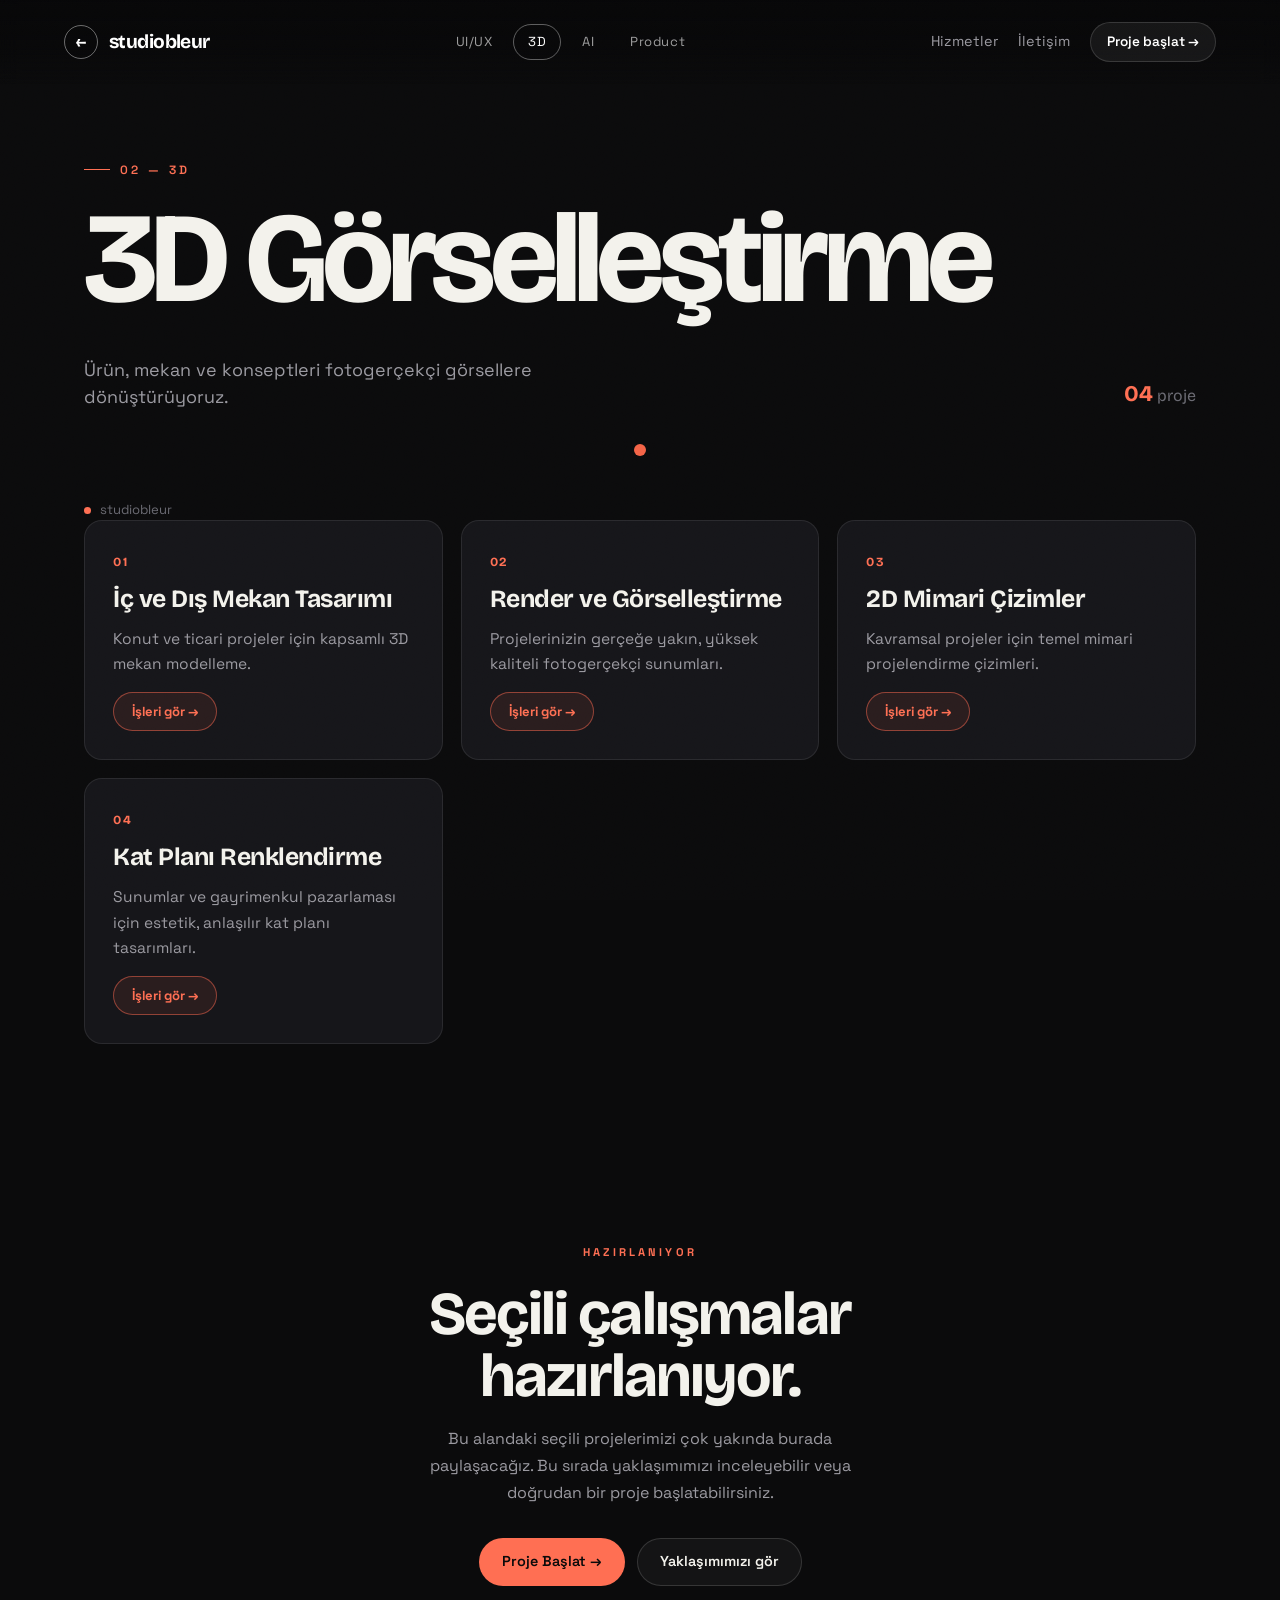
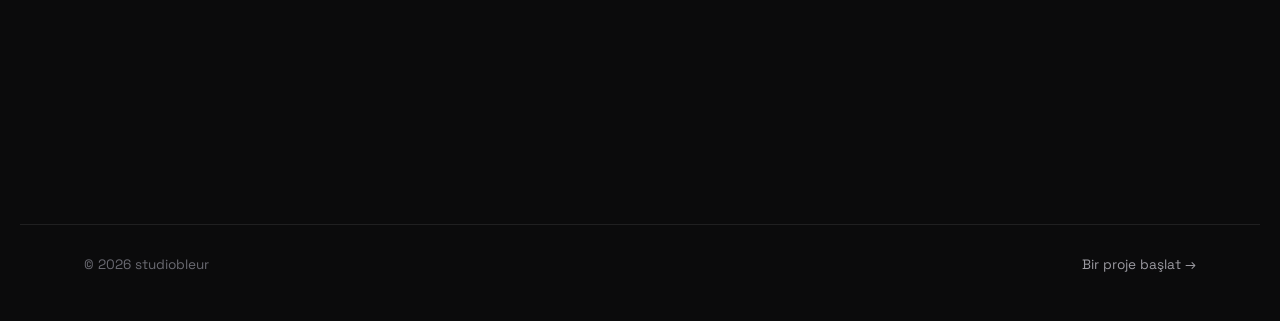
<file: isler-3d.html>
<!DOCTYPE html>
<html lang="tr">
<head>
<style data-omelette-injected>html,body{background:transparent}</style><script data-omelette-injected>(()=>{{const W=new URLSearchParams(location.search).get("theme");if(W==="light"||W==="dark"){document.documentElement.dataset.theme=W}}{const W=()=>{try{if(document.querySelector('meta[name="color-scheme"]'))return;const V=getComputedStyle(document.documentElement).getPropertyValue("color-scheme").trim();if(V&&V!=="normal")return;const z=(j)=>{if(!j)return null;const H=getComputedStyle(j).backgroundColor.match(/^rgba?\(\s*(\d+)[,\s]+(\d+)[,\s]+(\d+)(?:[,\s/]+([\d.]+%?))?\s*\)$/);if(!H)return null;const F=H[4]==null?1:parseFloat(H[4])/(H[4].endsWith("%")?100:1);if(F<0.99)return null;return[+H[1],+H[2],+H[3]]};const G=z(document.body)||z(document.documentElement);if(!G)return;const K=(j)=>{const H=j/255;return H<=0.04045?H/12.92:((H+0.055)/1.055)**2.4};const D=0.2126*K(G[0])+0.7152*K(G[1])+0.0722*K(G[2]);document.documentElement.style.setProperty("color-scheme",D<0.4?"dark":"light")}catch{}};if(document.readyState==="complete")W();else window.addEventListener("load",W)}var b=["https://claude.ai","https://preview.claude.ai","https://82699c10-b4e0-498d-856c-a1f49902232b.claudeusercontent.com"];var p=true;var O=30000;var n=3000;document.addEventListener("DOMContentLoaded",()=>{const W=window.Babel;const V="om-src-id";if(W&&W.registerPlugin&&!(W.availablePlugins&&W.availablePlugins[V])){W.registerPlugin(V,({types:D})=>({visitor:{JSXOpeningElement(j,H){const F=j.node;if(F.name&&F.name.type==="JSXMemberExpression")return;for(let Q=0;Q<F.attributes.length;Q++){const $=F.attributes[Q];if($.type==="JSXAttribute"&&$.name&&$.name.name==="data-om-id")return}const P=H.file&&H.file.opts&&H.file.opts.filename||"?";const R=F.loc&&F.loc.start;const J=`jsx:${P}:${F.start??0}:${R?R.line:0}:${R?R.column+1:0}`;F.attributes.push(D.jsxAttribute(D.jsxIdentifier("data-om-id"),D.stringLiteral(J)))}}}))}const z="om-text-extract";let G=false;if(p&&W&&W.registerPlugin&&!(W.availablePlugins&&W.availablePlugins[z])){const D=window.React;if(D&&D.useSyncExternalStore&&D.createElement){G=true;const j={};const H=new Set;let F=0;window.__omTextO=j;window.__omTextSet=(J)=>{for(const Q in J){const $=J[Q];if($==null)delete j[Q];else j[Q]=$}F++;H.forEach((Q)=>Q())};const P=(J)=>{H.add(J);return()=>H.delete(J)};const R=()=>F;window.__OmT=function J(Q){D.useSyncExternalStore(P,R,R);return D.createElement("span",{"data-om-text":Q.i,className:"__om-t"},Q.i in j?j[Q.i]:Q.children)};W.registerPlugin(z,({types:J})=>{const Q={style:1,script:1,noscript:1,textarea:1,title:1,option:1,text:1,tspan:1,textPath:1};const $={placeholder:1,alt:1,title:1,label:1,"aria-label":1,"aria-description":1,"aria-placeholder":1};const Y=(q,M)=>J.logicalExpression("??",J.memberExpression(J.logicalExpression("||",J.memberExpression(J.identifier("window"),J.identifier("__omTextO")),J.objectExpression([])),J.stringLiteral(q),true),M);const Z=(q)=>q.file&&q.file.opts&&q.file.opts.filename||"?";const B=(q)=>q.file&&q.file.code||"";const U=(q,M)=>{const L=(X)=>X&&X.start!=null&&X.end!=null&&(X.type==="StringLiteral"||X.type==="TemplateLiteral"&&X.expressions.length===0)?[X.start,X.end]:null;const N=L(M);if(N)return N;if(M&&M.type==="Identifier"){const X=q.scope.getBinding(M.name);if(X&&X.constant&&X.path.node.type==="VariableDeclarator"){return L(X.path.node.init)}}return null};const x=(q,M,L)=>{const N=q.node;let X=false;const f=(w,A)=>{X=true;return J.jsxElement(J.jsxOpeningElement(J.jsxIdentifier("__OmT"),[J.jsxAttribute(J.jsxIdentifier("i"),J.stringLiteral(w))],false),J.jsxClosingElement(J.jsxIdentifier("__OmT")),[A],false)};const C=N.children.map((w)=>{if(w.type==="JSXText"){if(w.start==null||w.end==null)return w;const A=L.slice(w.start,w.end);const k=A.length-A.trimStart().length;const u=A.length-A.trimEnd().length;if(k+u>=A.length)return w;return f(`txt:${M}:${w.start+k}:${w.end-u}`,w)}if(w.type==="JSXExpressionContainer"){const A=U(q,w.expression);if(A)return f(`str:${M}:${A[0]}:${A[1]}`,w)}return w});if(X)N.children=C};return{visitor:{JSXOpeningElement(q,M){const L=q.node;const N=Z(M);const X={};for(let f=0;f<L.attributes.length;f++){const C=L.attributes[f];if(C.type!=="JSXAttribute"||!C.name)continue;const w=C.name.name;if(!$[w])continue;if(!C.value||C.value.type!=="StringLiteral")continue;if(C.value.start==null||C.value.end==null)continue;const A=`txt:${N}:${C.value.start}:${C.value.end}`;X[w]=A;C.value=J.jsxExpressionContainer(Y(A,J.stringLiteral(C.value.value)))}if(Object.keys(X).length){L.attributes.push(J.jsxAttribute(J.jsxIdentifier("data-om-text-attrs"),J.stringLiteral(JSON.stringify(X))))}},JSXElement(q,M){const L=q.node.openingElement;const N=L&&L.name&&L.name.name;if(N==="__OmT")return;if(typeof N==="string"&&Q[N])return;x(q,Z(M),B(M))},JSXFragment(q,M){x(q,Z(M),B(M))}}}})}}const K=G?["transform-react-jsx-source",V,z]:["transform-react-jsx-source",V];document.querySelectorAll('script[type="text/babel"],script[type="text/jsx"]').forEach((D,j)=>{const H=D.getAttribute("data-plugins")||"";const F=K.filter((P)=>H.indexOf(P)<0);if(F.length){D.setAttribute("data-plugins",H?`${H},${F.join(",")}`:F.join(","))}if(!D.hasAttribute("data-filename")){D.setAttribute("data-filename",D.getAttribute("src")||`inline-${j}`)}})});var v=window.parent;var g="not editable here — open the project in the Claude Design editor to save";var d=()=>Promise.resolve({persisted:false,noHost:true,reason:g});var S=d;var h="data/storage.json";var i=()=>{try{const W=new URL(document.baseURI);const V=W.pathname.match(/\/projects\/([^/]+)\/serve\//);if(V)return V[1];return W.hostname.split(".")[0]||""}catch{return location.hostname.split(".")[0]||""}};var o=()=>{try{const W=new URL(document.baseURI);const V=W.pathname.indexOf("/serve/");if(V>=0)return W.origin+W.pathname.slice(0,V+"/serve/".length)+h}catch{}return"./"+h};var I=null;var _=()=>{if(!I){I=fetch(o(),{cache:"no-store"}).then((W)=>{if(W.ok)return W.text();return W.status===404?"":null}).catch(()=>null).then((W)=>{if(W===null){I=null;return null}const V=new Map;if(!W)return V;let z;try{z=JSON.parse(W)}catch{console.warn("[omelette.storage] "+h+" is not valid JSON; treating the store as unreadable so a save cannot overwrite the "+"hand-edited bytes. Fix the JSON (or delete the file) to re-enable persistence.");I=null;return null}if(z===null||typeof z!=="object"||Array.isArray(z)){console.warn("[omelette.storage] "+h+" doesn't hold a JSON object; treating the store as unreadable so a save cannot "+"overwrite the hand-edited bytes. Make the top level a JSON object to re-enable persistence.");I=null;return null}const G=z;if("data"in G){const K=G.data;if(K===null||typeof K!=="object"||Array.isArray(K)){console.warn("[omelette.storage] "+h+' has a "data" field that is not a JSON object; treating the store as unreadable so a '+'save cannot overwrite the hand-edited bytes. Make "data" a JSON object to re-enable persistence.');I=null;return null}const D=G._meta;const j=D!==null&&typeof D==="object"?D.project:undefined;if(typeof j==="string"&&j!==""&&j!==i())return V;for(const H of Object.keys(K))V.set(H,K[H]);return V}for(const K of Object.keys(G)){if(K!=="_meta")V.set(K,G[K])}return V})}return I};var y=(W)=>S(h,JSON.stringify({_meta:{project:i(),version:1},data:Object.fromEntries(W)},null,2));var m=Promise.resolve();var T=(W)=>{const V=m.then(W);m=V.then(()=>{return},()=>{return});return V};var s=/sk-(?:ant-)?[A-Za-z0-9_-]{16,}|AKIA[0-9A-Z]{16}|gh[pousr]_[A-Za-z0-9]{20,}|xox[a-z]-[A-Za-z0-9][A-Za-z0-9-]{9,}|AIza[0-9A-Za-z_-]{30,}|-----BEGIN [A-Z ]*PRIVATE KEY-----/;var a=/password|passwd|secret|api[_-]?key|access[_-]?token|auth[_-]?token|credential/i;var r=(W,V,z)=>{if(s.test(V)||a.test(W)&&typeof z==="string"&&z.length>=8){console.warn('[omelette.storage] the value for "'+W+'" looks like a credential. The storage file is a plaintext project file — visible to '+"everyone with project access and copied when the project is duplicated. Do not store secrets here.")}};var l={persisted:false,reason:"could not load the existing store — not overwriting it"};var c={persisted:false,reason:"stored value changed since a failed read — re-read this key before saving"};var E=new Set;var t={get:(W)=>{if(typeof W!=="string"){return Promise.reject(new TypeError("storage.get: key must be a string"))}return T(_).then((V)=>{if(V===null){E.add(W);return null}E.delete(W);if(!V.has(W))return null;const z=V.get(W);return z==null?null:JSON.parse(JSON.stringify(z))})},set:(W,V)=>{if(typeof W!=="string"){return Promise.reject(new TypeError("storage.set: key must be a string"))}let z;try{z=JSON.stringify(V)}catch(K){return Promise.reject(new TypeError("storage.set: value must be JSON-serializable ("+String(K)+")"))}if(z===undefined){return Promise.reject(new TypeError("storage.set: value must be JSON-serializable"))}r(W,z,V);const G=JSON.parse(z);return T(()=>_().then((K)=>{if(K===null)return l;if(E.has(W)){if(K.has(W))return c;E.delete(W)}K.set(W,G);return y(K)}))},delete:(W)=>{if(typeof W!=="string"){return Promise.reject(new TypeError("storage.delete: key must be a string"))}return T(()=>_().then((V)=>{if(V===null)return l;if(E.has(W)){if(V.has(W))return c;E.delete(W)}V.delete(W);return y(V)}))},keys:()=>T(_).then((W)=>W===null?[]:Array.from(W.keys()))};window.omelette={writeFile:(W,V)=>S(W,V).then((z)=>{if(!z.persisted&&!z.noHost){throw new Error(z.reason||"write failed")}}),storage:t};if(v&&v!==window){const W=(J,Q)=>{try{v.postMessage({__omelette_log:true,type:J,data:Q},"*")}catch{}};["log","warn","error"].forEach((J)=>{const Q=console[J];console[J]=(...$)=>{const Y=$.map((Z)=>{try{return typeof Z==="object"?JSON.stringify(Z):String(Z)}catch{try{return String(Z)}catch{return"[unstringifiable]"}}}).join(" ");W(J,Y);Q.apply(console,$)}});window.addEventListener("error",(J)=>{const Q=J.target;if(Q&&Q!==window&&Q.tagName){const $=Q.src||Q.href||"";W("resource_error",`${Q.tagName} failed to load: ${$}`)}else{W("error",`${J.message||"Unknown error"} at ${J.filename||"?"}:${J.lineno||0}:${J.colno||0}`)}},true);window.addEventListener("unhandledrejection",(J)=>{const Q=J.reason;const $=Q instanceof Error?`${Q.message} ${Q.stack}`:String(Q);W("error",`Unhandled rejection: ${$}`)});window.addEventListener("click",(J)=>{if(J.defaultPrevented||J.button!==0)return;if(J.metaKey||J.ctrlKey||J.shiftKey||J.altKey)return;const Q=J.composedPath?J.composedPath():[];const $=["button","input","select","textarea","summary","label"];let Y=null;for(const x of Q){if(!(x instanceof Element))continue;if(x.localName==="a"){if(!(x instanceof HTMLAnchorElement))return;Y=x;break}if($.indexOf(x.localName)!==-1)return}if(!Y)return;if(Y.isContentEditable)return;const Z=Y.closest("[contenteditable]");if(Z&&Z.getAttribute("contenteditable")!=="false")return;const B=(Y.getAttribute("target")||"_self").toLowerCase();if(B!=="_self"&&B!=="_top"&&B!=="_parent")return;let U;try{U=new URL(Y.href)}catch{return}if(U.protocol!=="http:"&&U.protocol!=="https:")return;if(location.origin==="null")return;if(U.origin===location.origin)return;J.preventDefault();window.open(U.href,"_blank","noopener,noreferrer")});const V=()=>{try{v.postMessage({type:"omelette:height",height:document.documentElement.scrollHeight},"*")}catch{}};if(window.ResizeObserver)new ResizeObserver(V).observe(document.documentElement);const z=()=>{V();if(!document.querySelector('script[type="text/babel"],script[type="text/jsx"]'))return;const J=()=>document.getElementById("root")||document.querySelector("body > div[id]");const Q=J()?.firstElementChild??null;let $=0;const Y=()=>{const Z=J();if(Z&&Z.firstElementChild!==Q||++$>30){V();return}setTimeout(Y,100)};setTimeout(Y,100)};if(document.readyState==="complete")z();else window.addEventListener("load",z);const G={};let K=0;const D=(J)=>new Promise((Q,$)=>{if(!b.length){$(new Error("claude.complete: no parent origin"));return}const Y=`c${++K}`;const Z=()=>setTimeout(()=>{delete G[Y];$(new Error(`claude.complete: no data for ${O/1000}s`))},O);const B=Z();G[Y]={resolve:Q,reject:$,text:"",t:B,arm:Z};try{for(const U of b){v.postMessage({__om_api:true,id:Y,body:J},U)}}catch(U){clearTimeout(B);delete G[Y];$(U)}});const j=8;const H=async(J,Q)=>{if(!Array.isArray(J.messages)){throw new Error("claude.complete: tools require a messages array")}const $=J.messages.slice();const Y={...J,tools:J.tools.map((U)=>{if(U===null||typeof U!=="object")return U;const x={};for(const q of Object.keys(U)){if(typeof U[q]!=="function")x[q]=U[q]}return x})};const Z=Y.tool_choice;const B=Z!=null&&(Z.type==="any"||Z.type==="tool")?{...Y,tool_choice:Z.disable_parallel_tool_use!==undefined?{type:"auto",disable_parallel_tool_use:Z.disable_parallel_tool_use}:{type:"auto"}}:Y;for(let U=0;U<j;U++){const x=await D({...U===0?Y:B,messages:$});const q=x.message;const M=q&&Array.isArray(q.content)?q.content:null;const L=M?M.filter((X)=>X?.type==="tool_use"):[];if(q?.stop_reason!=="tool_use"||L.length===0){return x.text}const N=[];for(const X of L){const f=Q.get(X.name);if(!f){N.push({type:"tool_result",tool_use_id:X.id,content:`no handler for tool "${X.name}"`,is_error:true});continue}try{const C=await f(X.input);const w=typeof C==="string"?C:R(C)??"";N.push({type:"tool_result",tool_use_id:X.id,content:w})}catch(C){N.push({type:"tool_result",tool_use_id:X.id,content:String(C?.message??C??"tool handler failed"),is_error:true})}}$.push({role:"assistant",content:M},{role:"user",content:N})}throw new Error(`claude.complete: exceeded ${j} tool turns`)};window.claude={complete(J){const Q=J;if(Q!==null&&typeof Q==="object"&&Array.isArray(Q.tools)&&Q.tools.some(($)=>$!==null&&typeof $==="object"&&typeof $.run==="function")){const $=new Map;for(const Y of Q.tools){if(Y!==null&&typeof Y==="object"&&typeof Y.run==="function"){$.set(String(Y.name),Y.run)}}return H(Q,$)}return D(J).then(($)=>$.text)}};const F={};let P=0;S=(J,Q)=>new Promise(($)=>{if(!b.length){$({persisted:false,noHost:true,reason:g});return}const Y=`f${++P}`;const Z=setTimeout(()=>{delete F[Y];$({persisted:false,noHost:true,reason:g})},n);F[Y]={settle:$,t:Z};try{for(const B of b){v.postMessage({__om_file:true,id:Y,op:"write",path:J,content:Q},B)}}catch{clearTimeout(Z);delete F[Y];$({persisted:false,noHost:true,reason:g})}});const R=(J)=>{try{return JSON.stringify(J)}catch{return JSON.stringify(String(J))}};window.addEventListener("message",(J)=>{if(b.indexOf(J.origin)<0)return;if(J.source!==v)return;const Q=J.data;if(!Q)return;if(Q.type==="omelette-preview-refresh"){if(typeof Q.token!=="string"||!/^[0-9a-f.-]+(\.(rc|pr-[0-9]+))?(\.[0-9]+\.[0-9a-f]{16})?$/.test(Q.token))return;const Z=Math.max(1,Math.floor((Q.expiresAt||0)-Date.now()/1000));document.cookie="__Host-omelette-preview="+Q.token+"; Path=/; Secure; SameSite=None; Partitioned; Max-Age="+Z;return}if(Q.__om_file_r){const Z=F[Q.id];if(!Z)return;clearTimeout(Z.t);delete F[Q.id];Z.settle(Q.ok?{persisted:true}:{persisted:false,reason:Q.error||"write failed"});return}if(Q.__om_api_r){const Z=G[Q.id];if(!Z)return;if(Q.error!=null){clearTimeout(Z.t);delete G[Q.id];Z.reject(new Error(Q.error));return}if(Q.chunk!=null){clearTimeout(Z.t);Z.t=Z.arm();Z.text+=Q.chunk;return}if(Q.done){clearTimeout(Z.t);delete G[Q.id];Z.resolve({text:Q.text!=null?Q.text:Z.text,message:Q.message});return}return}if(!Q.__om_eval)return;const $=Q;const Y=(Z)=>{J.source.postMessage({...Z,__om_eval_r:1,id:$.id},J.origin)};try{const Z=(0,eval)($.code);if(Z&&typeof Z.then==="function"){Z.then((B)=>Y({ok:1,v:R(B)}),(B)=>Y({ok:0,e:String(B)}))}else{Y({ok:1,v:R(Z)})}}catch(Z){Y({ok:0,e:String(Z)})}})}})();
</script>

<link rel="icon" type="image/png" href="favicon.png"/>
<meta charset="UTF-8" />
<meta name="viewport" content="width=device-width, initial-scale=1.0" />
<title>3D Modelleme & Görselleştirme — studiobleur</title>
<meta name="description" content="Mimari render, iç ve dış mekan modelleme, kat planı renklendirme ve fotogerçekçi ürün görselleştirme projelerimiz." />
<link rel="canonical" href="https://www.studiobleur.com/isler-3d.html" />
<meta property="og:type" content="website" />
<meta property="og:title" content="3D Modelleme & Görselleştirme — studiobleur" />
<meta property="og:description" content="Mimari render, iç ve dış mekan modelleme, kat planı renklendirme ve fotogerçekçi ürün görselleştirme projelerimiz." />
<meta property="og:url" content="https://www.studiobleur.com/isler-3d.html" />
<meta name="twitter:card" content="summary_large_image" />
<meta name="twitter:title" content="3D Modelleme & Görselleştirme — studiobleur" />
<meta name="twitter:description" content="Mimari render, iç ve dış mekan modelleme, kat planı renklendirme ve fotogerçekçi ürün görselleştirme projelerimiz." />
<link rel="preconnect" href="https://fonts.googleapis.com" />
<link rel="preconnect" href="https://fonts.gstatic.com" crossorigin />
<link href="https://fonts.googleapis.com/css2?family=Bricolage+Grotesque:opsz,wght@12..96,400;12..96,600;12..96,700&family=Space+Grotesk:wght@400;500;600&display=swap" rel="stylesheet" />
<link rel="stylesheet" href="styles.css" />
<link rel="stylesheet" href="isler.css" />
<!-- Google Analytics -->
<script async src="https://www.googletagmanager.com/gtag/js?id=G-7V0VEH0J0S"></script>
<script>
  window.dataLayer = window.dataLayer || [];
  function gtag(){dataLayer.push(arguments);}
  gtag('js', new Date());
  gtag('config', 'G-7V0VEH0J0S');
</script>
</head>
<body class="isler-body">

<!-- top bar -->
<nav class="isler-nav">
  <a href="studiobleur.html#hizmetler" class="isler-back"><span class="bk">←</span> studiobleur</a>
  <div class="isler-switch" id="catSwitch">
    <a href="isler-uiux.html" data-cat="uiux">UI/UX</a>
    <a href="isler-3d.html" data-cat="3d">3D</a>
    <a href="isler-ai.html" data-cat="ai">AI</a>
    <a href="isler-product.html" data-cat="product">Product</a>
  </div>
  <div class="isler-nav-right">
    <a href="studiobleur.html#hizmetler" class="isler-nav-link">Hizmetler</a>
    <a href="bize-ulasin.html" class="isler-nav-link">İletişim</a>
    <a href="iletisim.html" class="isler-nav-cta">Proje başlat →</a>
  </div>
</nav>

<!-- header -->
<header class="isler-head">
  <span class="isler-eyebrow" id="catEyebrow">02 — 3D</span>
  <h1 class="isler-title" id="catTitle">3D Görselleştirme</h1>
  <div class="isler-sub">
    <p id="catDesc">Bu disiplinde yaptığımız seçili işler.</p>
    <div class="isler-count"><b id="catCount">0</b> proje</div>
  </div>
</header>

<p class="isler-demo-note" id="demoNote" hidden>studiobleur</p>

<!-- subcategory card grid (JS tarafından doldurulur, alt kategoriye tıklanınca işler açılır) -->
<div class="sc-cards-wrap" id="subcatCards" hidden></div>
<!-- back bar (alt kategori işleri görünürkne) -->
<div class="sc-back-bar" id="subcatBackBar" hidden></div>

<!-- works list -->
<main class="works" id="works" aria-label="İşler listesi"></main>

<!-- empty state -->
<section class="isler-empty" id="emptyState" hidden>
  <span class="ie-eyebrow">Hazırlanıyor</span>
  <div class="big">Seçili çalışmalar<br/>hazırlanıyor.</div>
  <p>Bu alandaki seçili projelerimizi çok yakında burada paylaşacağız. Bu sırada yaklaşımımızı inceleyebilir veya doğrudan bir proje başlatabilirsiniz.</p>
  <div class="ie-actions">
    <a href="iletisim.html" class="ie-btn ie-btn-primary">Proje Başlat →</a>
    <a href="studiobleur.html#surec" class="ie-btn">Yaklaşımımızı gör</a>
  </div>
</section>

<!-- 3D: yatay kayan proje galerisi (sadece kategori=3d için) -->
<section class="stage3d" id="stage3d" hidden aria-label="3D işler galerisi">
  <div class="stage3d-viewport" id="vp3d">
    <div class="stage3d-track" id="track3d"></div>
  </div>
  <div class="stage3d-hint" id="s3Hint" aria-hidden="true">↔ sürükle</div>
</section>

<!-- mini footer -->
<footer class="isler-foot">
  <span>© 2026 studiobleur</span>
  <a href="studiobleur.html#iletisim">Bir proje başlat →</a>
</footer>

<!-- owner-only edit button (görünür yalnızca giriş yapmış site sahibine) -->
<button class="isler-edit" id="islerEdit" hidden>✎ İşleri düzenle</button>

<!-- cursor-following reveal image -->
<div class="reveal-img" id="revealImg" aria-hidden="true"><div class="ri-inner" id="revealInner"></div></div>

<!-- custom cursor -->
<div class="isler-cursor" id="cursor" aria-hidden="true"><span class="lbl">aç</span></div>

<!-- detail lightbox -->
<div class="lightbox" id="lightbox" aria-hidden="true">
  <button class="lightbox-close" id="lbClose" aria-label="Kapat"><span aria-hidden="true">×</span></button>
  <div class="lightbox-inner">
    <div class="lightbox-visual" id="lbVisual"></div>
    <div class="lightbox-info">
      <span class="eyebrow" id="lbCat">İŞ</span>
      <h3 id="lbTitle">Proje</h3>
      <p id="lbDesc"></p>
      <div class="lb-tags" id="lbTags"></div>
    </div>
  </div>
  <div class="lightbox-hint" aria-hidden="true">Kapatmak için boş alana tıkla <kbd>ESC</kbd></div>
</div>

<script>window.__ISLER_CAT = "3d";</script>
<script src="works-data.js"></script>
<script src="portfolio.js"></script>
<script src="works-3d.js"></script>
<script src="works-list.js"></script>
<script src="admin.js"></script>
</body>
</html>
</file>
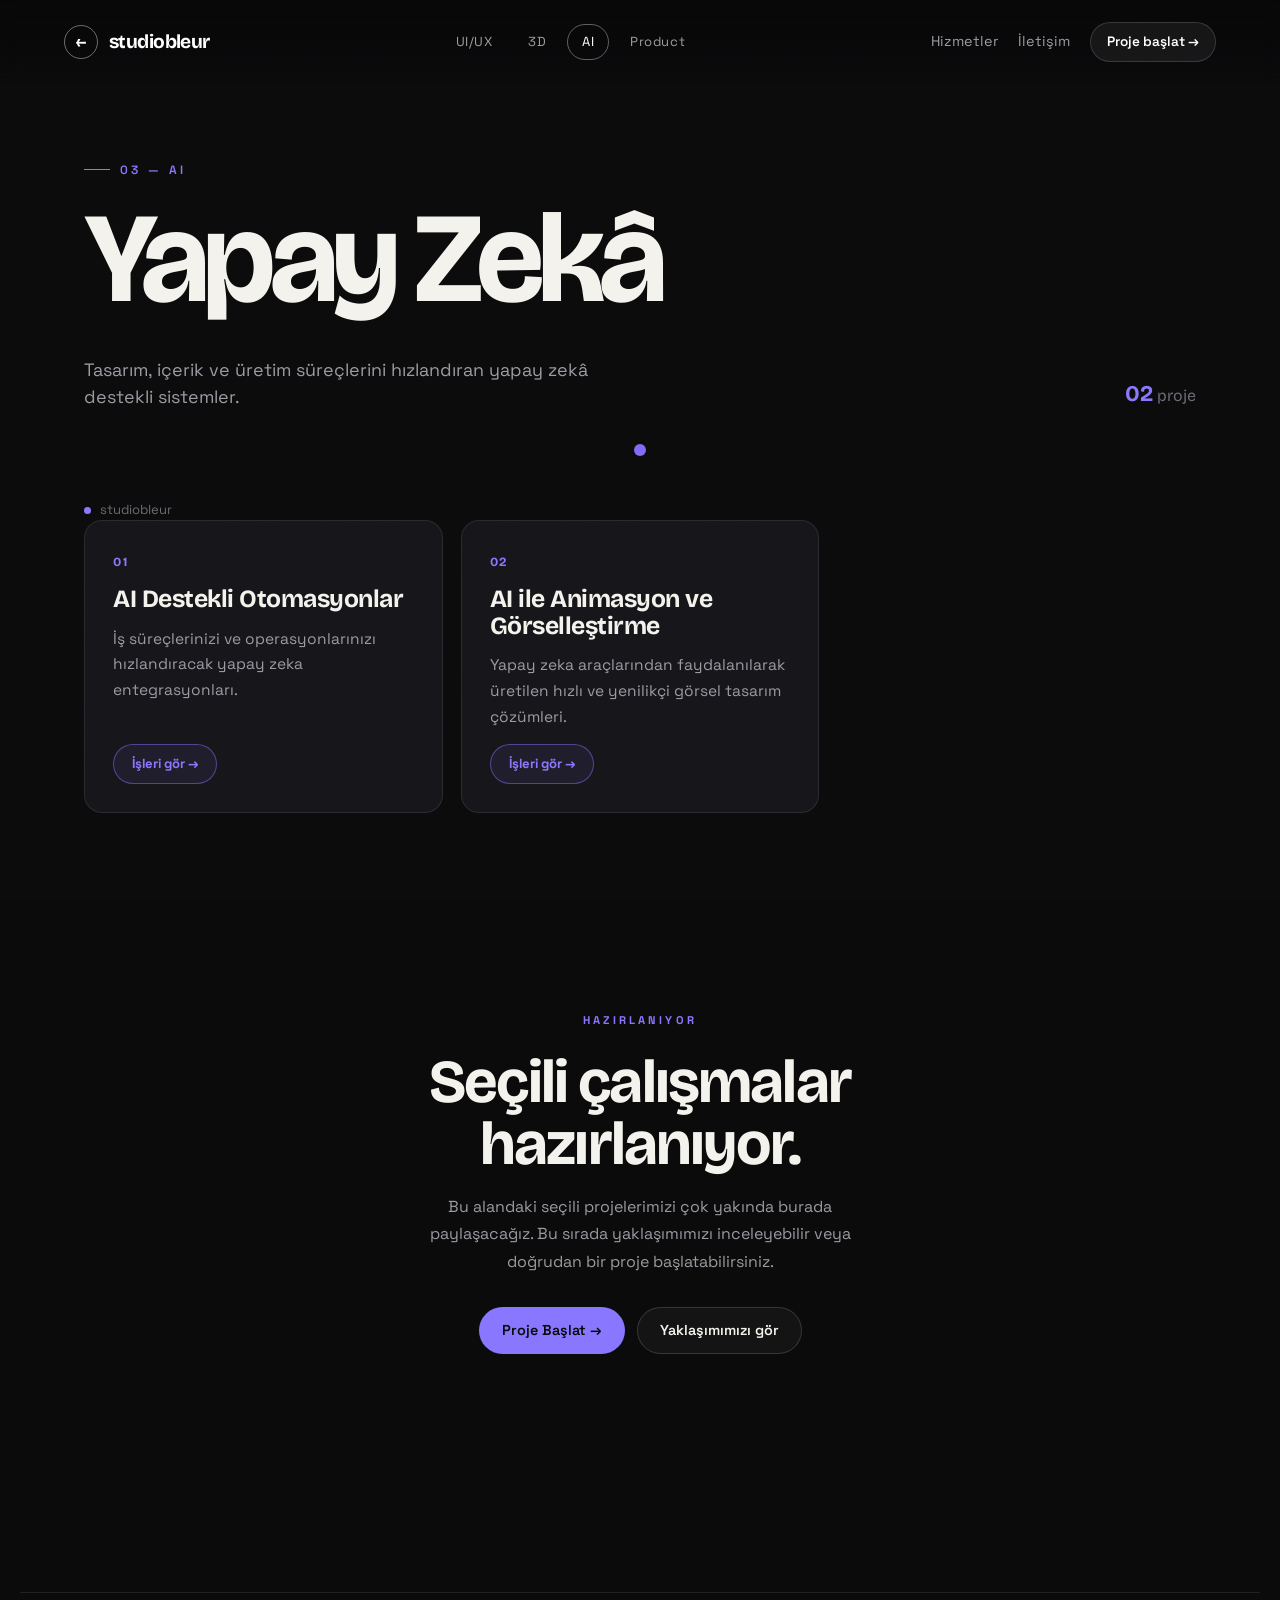
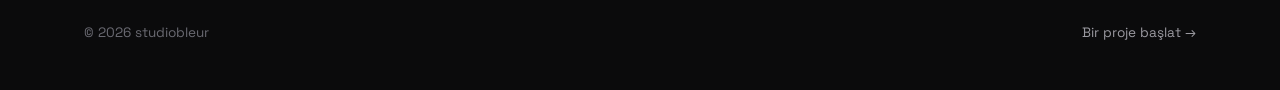
<file: isler-ai.html>
<!DOCTYPE html>
<html lang="tr">
<head>
<style data-omelette-injected>html,body{background:transparent}</style><script data-omelette-injected>(()=>{{const W=new URLSearchParams(location.search).get("theme");if(W==="light"||W==="dark"){document.documentElement.dataset.theme=W}}{const W=()=>{try{if(document.querySelector('meta[name="color-scheme"]'))return;const V=getComputedStyle(document.documentElement).getPropertyValue("color-scheme").trim();if(V&&V!=="normal")return;const z=(j)=>{if(!j)return null;const H=getComputedStyle(j).backgroundColor.match(/^rgba?\(\s*(\d+)[,\s]+(\d+)[,\s]+(\d+)(?:[,\s/]+([\d.]+%?))?\s*\)$/);if(!H)return null;const F=H[4]==null?1:parseFloat(H[4])/(H[4].endsWith("%")?100:1);if(F<0.99)return null;return[+H[1],+H[2],+H[3]]};const G=z(document.body)||z(document.documentElement);if(!G)return;const K=(j)=>{const H=j/255;return H<=0.04045?H/12.92:((H+0.055)/1.055)**2.4};const D=0.2126*K(G[0])+0.7152*K(G[1])+0.0722*K(G[2]);document.documentElement.style.setProperty("color-scheme",D<0.4?"dark":"light")}catch{}};if(document.readyState==="complete")W();else window.addEventListener("load",W)}var b=["https://claude.ai","https://preview.claude.ai","https://82699c10-b4e0-498d-856c-a1f49902232b.claudeusercontent.com"];var p=true;var O=30000;var n=3000;document.addEventListener("DOMContentLoaded",()=>{const W=window.Babel;const V="om-src-id";if(W&&W.registerPlugin&&!(W.availablePlugins&&W.availablePlugins[V])){W.registerPlugin(V,({types:D})=>({visitor:{JSXOpeningElement(j,H){const F=j.node;if(F.name&&F.name.type==="JSXMemberExpression")return;for(let Q=0;Q<F.attributes.length;Q++){const $=F.attributes[Q];if($.type==="JSXAttribute"&&$.name&&$.name.name==="data-om-id")return}const P=H.file&&H.file.opts&&H.file.opts.filename||"?";const R=F.loc&&F.loc.start;const J=`jsx:${P}:${F.start??0}:${R?R.line:0}:${R?R.column+1:0}`;F.attributes.push(D.jsxAttribute(D.jsxIdentifier("data-om-id"),D.stringLiteral(J)))}}}))}const z="om-text-extract";let G=false;if(p&&W&&W.registerPlugin&&!(W.availablePlugins&&W.availablePlugins[z])){const D=window.React;if(D&&D.useSyncExternalStore&&D.createElement){G=true;const j={};const H=new Set;let F=0;window.__omTextO=j;window.__omTextSet=(J)=>{for(const Q in J){const $=J[Q];if($==null)delete j[Q];else j[Q]=$}F++;H.forEach((Q)=>Q())};const P=(J)=>{H.add(J);return()=>H.delete(J)};const R=()=>F;window.__OmT=function J(Q){D.useSyncExternalStore(P,R,R);return D.createElement("span",{"data-om-text":Q.i,className:"__om-t"},Q.i in j?j[Q.i]:Q.children)};W.registerPlugin(z,({types:J})=>{const Q={style:1,script:1,noscript:1,textarea:1,title:1,option:1,text:1,tspan:1,textPath:1};const $={placeholder:1,alt:1,title:1,label:1,"aria-label":1,"aria-description":1,"aria-placeholder":1};const Y=(q,M)=>J.logicalExpression("??",J.memberExpression(J.logicalExpression("||",J.memberExpression(J.identifier("window"),J.identifier("__omTextO")),J.objectExpression([])),J.stringLiteral(q),true),M);const Z=(q)=>q.file&&q.file.opts&&q.file.opts.filename||"?";const B=(q)=>q.file&&q.file.code||"";const U=(q,M)=>{const L=(X)=>X&&X.start!=null&&X.end!=null&&(X.type==="StringLiteral"||X.type==="TemplateLiteral"&&X.expressions.length===0)?[X.start,X.end]:null;const N=L(M);if(N)return N;if(M&&M.type==="Identifier"){const X=q.scope.getBinding(M.name);if(X&&X.constant&&X.path.node.type==="VariableDeclarator"){return L(X.path.node.init)}}return null};const x=(q,M,L)=>{const N=q.node;let X=false;const f=(w,A)=>{X=true;return J.jsxElement(J.jsxOpeningElement(J.jsxIdentifier("__OmT"),[J.jsxAttribute(J.jsxIdentifier("i"),J.stringLiteral(w))],false),J.jsxClosingElement(J.jsxIdentifier("__OmT")),[A],false)};const C=N.children.map((w)=>{if(w.type==="JSXText"){if(w.start==null||w.end==null)return w;const A=L.slice(w.start,w.end);const k=A.length-A.trimStart().length;const u=A.length-A.trimEnd().length;if(k+u>=A.length)return w;return f(`txt:${M}:${w.start+k}:${w.end-u}`,w)}if(w.type==="JSXExpressionContainer"){const A=U(q,w.expression);if(A)return f(`str:${M}:${A[0]}:${A[1]}`,w)}return w});if(X)N.children=C};return{visitor:{JSXOpeningElement(q,M){const L=q.node;const N=Z(M);const X={};for(let f=0;f<L.attributes.length;f++){const C=L.attributes[f];if(C.type!=="JSXAttribute"||!C.name)continue;const w=C.name.name;if(!$[w])continue;if(!C.value||C.value.type!=="StringLiteral")continue;if(C.value.start==null||C.value.end==null)continue;const A=`txt:${N}:${C.value.start}:${C.value.end}`;X[w]=A;C.value=J.jsxExpressionContainer(Y(A,J.stringLiteral(C.value.value)))}if(Object.keys(X).length){L.attributes.push(J.jsxAttribute(J.jsxIdentifier("data-om-text-attrs"),J.stringLiteral(JSON.stringify(X))))}},JSXElement(q,M){const L=q.node.openingElement;const N=L&&L.name&&L.name.name;if(N==="__OmT")return;if(typeof N==="string"&&Q[N])return;x(q,Z(M),B(M))},JSXFragment(q,M){x(q,Z(M),B(M))}}}})}}const K=G?["transform-react-jsx-source",V,z]:["transform-react-jsx-source",V];document.querySelectorAll('script[type="text/babel"],script[type="text/jsx"]').forEach((D,j)=>{const H=D.getAttribute("data-plugins")||"";const F=K.filter((P)=>H.indexOf(P)<0);if(F.length){D.setAttribute("data-plugins",H?`${H},${F.join(",")}`:F.join(","))}if(!D.hasAttribute("data-filename")){D.setAttribute("data-filename",D.getAttribute("src")||`inline-${j}`)}})});var v=window.parent;var g="not editable here — open the project in the Claude Design editor to save";var d=()=>Promise.resolve({persisted:false,noHost:true,reason:g});var S=d;var h="data/storage.json";var i=()=>{try{const W=new URL(document.baseURI);const V=W.pathname.match(/\/projects\/([^/]+)\/serve\//);if(V)return V[1];return W.hostname.split(".")[0]||""}catch{return location.hostname.split(".")[0]||""}};var o=()=>{try{const W=new URL(document.baseURI);const V=W.pathname.indexOf("/serve/");if(V>=0)return W.origin+W.pathname.slice(0,V+"/serve/".length)+h}catch{}return"./"+h};var I=null;var _=()=>{if(!I){I=fetch(o(),{cache:"no-store"}).then((W)=>{if(W.ok)return W.text();return W.status===404?"":null}).catch(()=>null).then((W)=>{if(W===null){I=null;return null}const V=new Map;if(!W)return V;let z;try{z=JSON.parse(W)}catch{console.warn("[omelette.storage] "+h+" is not valid JSON; treating the store as unreadable so a save cannot overwrite the "+"hand-edited bytes. Fix the JSON (or delete the file) to re-enable persistence.");I=null;return null}if(z===null||typeof z!=="object"||Array.isArray(z)){console.warn("[omelette.storage] "+h+" doesn't hold a JSON object; treating the store as unreadable so a save cannot "+"overwrite the hand-edited bytes. Make the top level a JSON object to re-enable persistence.");I=null;return null}const G=z;if("data"in G){const K=G.data;if(K===null||typeof K!=="object"||Array.isArray(K)){console.warn("[omelette.storage] "+h+' has a "data" field that is not a JSON object; treating the store as unreadable so a '+'save cannot overwrite the hand-edited bytes. Make "data" a JSON object to re-enable persistence.');I=null;return null}const D=G._meta;const j=D!==null&&typeof D==="object"?D.project:undefined;if(typeof j==="string"&&j!==""&&j!==i())return V;for(const H of Object.keys(K))V.set(H,K[H]);return V}for(const K of Object.keys(G)){if(K!=="_meta")V.set(K,G[K])}return V})}return I};var y=(W)=>S(h,JSON.stringify({_meta:{project:i(),version:1},data:Object.fromEntries(W)},null,2));var m=Promise.resolve();var T=(W)=>{const V=m.then(W);m=V.then(()=>{return},()=>{return});return V};var s=/sk-(?:ant-)?[A-Za-z0-9_-]{16,}|AKIA[0-9A-Z]{16}|gh[pousr]_[A-Za-z0-9]{20,}|xox[a-z]-[A-Za-z0-9][A-Za-z0-9-]{9,}|AIza[0-9A-Za-z_-]{30,}|-----BEGIN [A-Z ]*PRIVATE KEY-----/;var a=/password|passwd|secret|api[_-]?key|access[_-]?token|auth[_-]?token|credential/i;var r=(W,V,z)=>{if(s.test(V)||a.test(W)&&typeof z==="string"&&z.length>=8){console.warn('[omelette.storage] the value for "'+W+'" looks like a credential. The storage file is a plaintext project file — visible to '+"everyone with project access and copied when the project is duplicated. Do not store secrets here.")}};var l={persisted:false,reason:"could not load the existing store — not overwriting it"};var c={persisted:false,reason:"stored value changed since a failed read — re-read this key before saving"};var E=new Set;var t={get:(W)=>{if(typeof W!=="string"){return Promise.reject(new TypeError("storage.get: key must be a string"))}return T(_).then((V)=>{if(V===null){E.add(W);return null}E.delete(W);if(!V.has(W))return null;const z=V.get(W);return z==null?null:JSON.parse(JSON.stringify(z))})},set:(W,V)=>{if(typeof W!=="string"){return Promise.reject(new TypeError("storage.set: key must be a string"))}let z;try{z=JSON.stringify(V)}catch(K){return Promise.reject(new TypeError("storage.set: value must be JSON-serializable ("+String(K)+")"))}if(z===undefined){return Promise.reject(new TypeError("storage.set: value must be JSON-serializable"))}r(W,z,V);const G=JSON.parse(z);return T(()=>_().then((K)=>{if(K===null)return l;if(E.has(W)){if(K.has(W))return c;E.delete(W)}K.set(W,G);return y(K)}))},delete:(W)=>{if(typeof W!=="string"){return Promise.reject(new TypeError("storage.delete: key must be a string"))}return T(()=>_().then((V)=>{if(V===null)return l;if(E.has(W)){if(V.has(W))return c;E.delete(W)}V.delete(W);return y(V)}))},keys:()=>T(_).then((W)=>W===null?[]:Array.from(W.keys()))};window.omelette={writeFile:(W,V)=>S(W,V).then((z)=>{if(!z.persisted&&!z.noHost){throw new Error(z.reason||"write failed")}}),storage:t};if(v&&v!==window){const W=(J,Q)=>{try{v.postMessage({__omelette_log:true,type:J,data:Q},"*")}catch{}};["log","warn","error"].forEach((J)=>{const Q=console[J];console[J]=(...$)=>{const Y=$.map((Z)=>{try{return typeof Z==="object"?JSON.stringify(Z):String(Z)}catch{try{return String(Z)}catch{return"[unstringifiable]"}}}).join(" ");W(J,Y);Q.apply(console,$)}});window.addEventListener("error",(J)=>{const Q=J.target;if(Q&&Q!==window&&Q.tagName){const $=Q.src||Q.href||"";W("resource_error",`${Q.tagName} failed to load: ${$}`)}else{W("error",`${J.message||"Unknown error"} at ${J.filename||"?"}:${J.lineno||0}:${J.colno||0}`)}},true);window.addEventListener("unhandledrejection",(J)=>{const Q=J.reason;const $=Q instanceof Error?`${Q.message} ${Q.stack}`:String(Q);W("error",`Unhandled rejection: ${$}`)});window.addEventListener("click",(J)=>{if(J.defaultPrevented||J.button!==0)return;if(J.metaKey||J.ctrlKey||J.shiftKey||J.altKey)return;const Q=J.composedPath?J.composedPath():[];const $=["button","input","select","textarea","summary","label"];let Y=null;for(const x of Q){if(!(x instanceof Element))continue;if(x.localName==="a"){if(!(x instanceof HTMLAnchorElement))return;Y=x;break}if($.indexOf(x.localName)!==-1)return}if(!Y)return;if(Y.isContentEditable)return;const Z=Y.closest("[contenteditable]");if(Z&&Z.getAttribute("contenteditable")!=="false")return;const B=(Y.getAttribute("target")||"_self").toLowerCase();if(B!=="_self"&&B!=="_top"&&B!=="_parent")return;let U;try{U=new URL(Y.href)}catch{return}if(U.protocol!=="http:"&&U.protocol!=="https:")return;if(location.origin==="null")return;if(U.origin===location.origin)return;J.preventDefault();window.open(U.href,"_blank","noopener,noreferrer")});const V=()=>{try{v.postMessage({type:"omelette:height",height:document.documentElement.scrollHeight},"*")}catch{}};if(window.ResizeObserver)new ResizeObserver(V).observe(document.documentElement);const z=()=>{V();if(!document.querySelector('script[type="text/babel"],script[type="text/jsx"]'))return;const J=()=>document.getElementById("root")||document.querySelector("body > div[id]");const Q=J()?.firstElementChild??null;let $=0;const Y=()=>{const Z=J();if(Z&&Z.firstElementChild!==Q||++$>30){V();return}setTimeout(Y,100)};setTimeout(Y,100)};if(document.readyState==="complete")z();else window.addEventListener("load",z);const G={};let K=0;const D=(J)=>new Promise((Q,$)=>{if(!b.length){$(new Error("claude.complete: no parent origin"));return}const Y=`c${++K}`;const Z=()=>setTimeout(()=>{delete G[Y];$(new Error(`claude.complete: no data for ${O/1000}s`))},O);const B=Z();G[Y]={resolve:Q,reject:$,text:"",t:B,arm:Z};try{for(const U of b){v.postMessage({__om_api:true,id:Y,body:J},U)}}catch(U){clearTimeout(B);delete G[Y];$(U)}});const j=8;const H=async(J,Q)=>{if(!Array.isArray(J.messages)){throw new Error("claude.complete: tools require a messages array")}const $=J.messages.slice();const Y={...J,tools:J.tools.map((U)=>{if(U===null||typeof U!=="object")return U;const x={};for(const q of Object.keys(U)){if(typeof U[q]!=="function")x[q]=U[q]}return x})};const Z=Y.tool_choice;const B=Z!=null&&(Z.type==="any"||Z.type==="tool")?{...Y,tool_choice:Z.disable_parallel_tool_use!==undefined?{type:"auto",disable_parallel_tool_use:Z.disable_parallel_tool_use}:{type:"auto"}}:Y;for(let U=0;U<j;U++){const x=await D({...U===0?Y:B,messages:$});const q=x.message;const M=q&&Array.isArray(q.content)?q.content:null;const L=M?M.filter((X)=>X?.type==="tool_use"):[];if(q?.stop_reason!=="tool_use"||L.length===0){return x.text}const N=[];for(const X of L){const f=Q.get(X.name);if(!f){N.push({type:"tool_result",tool_use_id:X.id,content:`no handler for tool "${X.name}"`,is_error:true});continue}try{const C=await f(X.input);const w=typeof C==="string"?C:R(C)??"";N.push({type:"tool_result",tool_use_id:X.id,content:w})}catch(C){N.push({type:"tool_result",tool_use_id:X.id,content:String(C?.message??C??"tool handler failed"),is_error:true})}}$.push({role:"assistant",content:M},{role:"user",content:N})}throw new Error(`claude.complete: exceeded ${j} tool turns`)};window.claude={complete(J){const Q=J;if(Q!==null&&typeof Q==="object"&&Array.isArray(Q.tools)&&Q.tools.some(($)=>$!==null&&typeof $==="object"&&typeof $.run==="function")){const $=new Map;for(const Y of Q.tools){if(Y!==null&&typeof Y==="object"&&typeof Y.run==="function"){$.set(String(Y.name),Y.run)}}return H(Q,$)}return D(J).then(($)=>$.text)}};const F={};let P=0;S=(J,Q)=>new Promise(($)=>{if(!b.length){$({persisted:false,noHost:true,reason:g});return}const Y=`f${++P}`;const Z=setTimeout(()=>{delete F[Y];$({persisted:false,noHost:true,reason:g})},n);F[Y]={settle:$,t:Z};try{for(const B of b){v.postMessage({__om_file:true,id:Y,op:"write",path:J,content:Q},B)}}catch{clearTimeout(Z);delete F[Y];$({persisted:false,noHost:true,reason:g})}});const R=(J)=>{try{return JSON.stringify(J)}catch{return JSON.stringify(String(J))}};window.addEventListener("message",(J)=>{if(b.indexOf(J.origin)<0)return;if(J.source!==v)return;const Q=J.data;if(!Q)return;if(Q.type==="omelette-preview-refresh"){if(typeof Q.token!=="string"||!/^[0-9a-f.-]+(\.(rc|pr-[0-9]+))?(\.[0-9]+\.[0-9a-f]{16})?$/.test(Q.token))return;const Z=Math.max(1,Math.floor((Q.expiresAt||0)-Date.now()/1000));document.cookie="__Host-omelette-preview="+Q.token+"; Path=/; Secure; SameSite=None; Partitioned; Max-Age="+Z;return}if(Q.__om_file_r){const Z=F[Q.id];if(!Z)return;clearTimeout(Z.t);delete F[Q.id];Z.settle(Q.ok?{persisted:true}:{persisted:false,reason:Q.error||"write failed"});return}if(Q.__om_api_r){const Z=G[Q.id];if(!Z)return;if(Q.error!=null){clearTimeout(Z.t);delete G[Q.id];Z.reject(new Error(Q.error));return}if(Q.chunk!=null){clearTimeout(Z.t);Z.t=Z.arm();Z.text+=Q.chunk;return}if(Q.done){clearTimeout(Z.t);delete G[Q.id];Z.resolve({text:Q.text!=null?Q.text:Z.text,message:Q.message});return}return}if(!Q.__om_eval)return;const $=Q;const Y=(Z)=>{J.source.postMessage({...Z,__om_eval_r:1,id:$.id},J.origin)};try{const Z=(0,eval)($.code);if(Z&&typeof Z.then==="function"){Z.then((B)=>Y({ok:1,v:R(B)}),(B)=>Y({ok:0,e:String(B)}))}else{Y({ok:1,v:R(Z)})}}catch(Z){Y({ok:0,e:String(Z)})}})}})();
</script>

<link rel="icon" type="image/png" href="favicon.png"/>
<meta charset="UTF-8" />
<meta name="viewport" content="width=device-width, initial-scale=1.0" />
<title>Yapay Zekâ Çözümleri — studiobleur</title>
<meta name="description" content="Üretken yapay zekâ, otomasyon ve akıllı arayüzlerle iş süreçlerini hızlandıran yapay zekâ çözümlerimiz." />
<link rel="canonical" href="https://www.studiobleur.com/isler-ai.html" />
<meta property="og:type" content="website" />
<meta property="og:title" content="Yapay Zekâ Çözümleri — studiobleur" />
<meta property="og:description" content="Üretken yapay zekâ, otomasyon ve akıllı arayüzlerle iş süreçlerini hızlandıran yapay zekâ çözümlerimiz." />
<meta property="og:url" content="https://www.studiobleur.com/isler-ai.html" />
<meta name="twitter:card" content="summary_large_image" />
<meta name="twitter:title" content="Yapay Zekâ Çözümleri — studiobleur" />
<meta name="twitter:description" content="Üretken yapay zekâ, otomasyon ve akıllı arayüzlerle iş süreçlerini hızlandıran yapay zekâ çözümlerimiz." />
<link rel="preconnect" href="https://fonts.googleapis.com" />
<link rel="preconnect" href="https://fonts.gstatic.com" crossorigin />
<link href="https://fonts.googleapis.com/css2?family=Bricolage+Grotesque:opsz,wght@12..96,400;12..96,600;12..96,700&family=Space+Grotesk:wght@400;500;600&display=swap" rel="stylesheet" />
<link rel="stylesheet" href="styles.css" />
<link rel="stylesheet" href="isler.css" />
<!-- Google Analytics -->
<script async src="https://www.googletagmanager.com/gtag/js?id=G-7V0VEH0J0S"></script>
<script>
  window.dataLayer = window.dataLayer || [];
  function gtag(){dataLayer.push(arguments);}
  gtag('js', new Date());
  gtag('config', 'G-7V0VEH0J0S');
</script>
</head>
<body class="isler-body">

<!-- top bar -->
<nav class="isler-nav">
  <a href="studiobleur.html#hizmetler" class="isler-back"><span class="bk">←</span> studiobleur</a>
  <div class="isler-switch" id="catSwitch">
    <a href="isler-uiux.html" data-cat="uiux">UI/UX</a>
    <a href="isler-3d.html" data-cat="3d">3D</a>
    <a href="isler-ai.html" data-cat="ai">AI</a>
    <a href="isler-product.html" data-cat="product">Product</a>
  </div>
  <div class="isler-nav-right">
    <a href="studiobleur.html#hizmetler" class="isler-nav-link">Hizmetler</a>
    <a href="bize-ulasin.html" class="isler-nav-link">İletişim</a>
    <a href="iletisim.html" class="isler-nav-cta">Proje başlat →</a>
  </div>
</nav>

<!-- header -->
<header class="isler-head">
  <span class="isler-eyebrow" id="catEyebrow">03 — AI</span>
  <h1 class="isler-title" id="catTitle">Yapay Zekâ</h1>
  <div class="isler-sub">
    <p id="catDesc">Bu disiplinde yaptığımız seçili işler.</p>
    <div class="isler-count"><b id="catCount">0</b> proje</div>
  </div>
</header>

<p class="isler-demo-note" id="demoNote" hidden>studiobleur</p>

<!-- subcategory card grid (JS tarafından doldurulur, alt kategoriye tıklanınca işler açılır) -->
<div class="sc-cards-wrap" id="subcatCards" hidden></div>
<!-- back bar (alt kategori işleri görünürkne) -->
<div class="sc-back-bar" id="subcatBackBar" hidden></div>

<!-- works list -->
<main class="works" id="works" aria-label="İşler listesi"></main>

<!-- empty state -->
<section class="isler-empty" id="emptyState" hidden>
  <span class="ie-eyebrow">Hazırlanıyor</span>
  <div class="big">Seçili çalışmalar<br/>hazırlanıyor.</div>
  <p>Bu alandaki seçili projelerimizi çok yakında burada paylaşacağız. Bu sırada yaklaşımımızı inceleyebilir veya doğrudan bir proje başlatabilirsiniz.</p>
  <div class="ie-actions">
    <a href="iletisim.html" class="ie-btn ie-btn-primary">Proje Başlat →</a>
    <a href="studiobleur.html#surec" class="ie-btn">Yaklaşımımızı gör</a>
  </div>
</section>

<!-- 3D: yatay kayan proje galerisi (sadece kategori=3d için) -->
<section class="stage3d" id="stage3d" hidden aria-label="3D işler galerisi">
  <div class="stage3d-viewport" id="vp3d">
    <div class="stage3d-track" id="track3d"></div>
  </div>
  <div class="stage3d-hint" id="s3Hint" aria-hidden="true">↔ sürükle</div>
</section>

<!-- mini footer -->
<footer class="isler-foot">
  <span>© 2026 studiobleur</span>
  <a href="studiobleur.html#iletisim">Bir proje başlat →</a>
</footer>

<!-- owner-only edit button (görünür yalnızca giriş yapmış site sahibine) -->
<button class="isler-edit" id="islerEdit" hidden>✎ İşleri düzenle</button>

<!-- cursor-following reveal image -->
<div class="reveal-img" id="revealImg" aria-hidden="true"><div class="ri-inner" id="revealInner"></div></div>

<!-- custom cursor -->
<div class="isler-cursor" id="cursor" aria-hidden="true"><span class="lbl">aç</span></div>

<!-- detail lightbox -->
<div class="lightbox" id="lightbox" aria-hidden="true">
  <button class="lightbox-close" id="lbClose" aria-label="Kapat"><span aria-hidden="true">×</span></button>
  <div class="lightbox-inner">
    <div class="lightbox-visual" id="lbVisual"></div>
    <div class="lightbox-info">
      <span class="eyebrow" id="lbCat">İŞ</span>
      <h3 id="lbTitle">Proje</h3>
      <p id="lbDesc"></p>
      <div class="lb-tags" id="lbTags"></div>
    </div>
  </div>
  <div class="lightbox-hint" aria-hidden="true">Kapatmak için boş alana tıkla <kbd>ESC</kbd></div>
</div>

<script>window.__ISLER_CAT = "ai";</script>
<script src="works-data.js"></script>
<script src="portfolio.js"></script>
<script src="works-3d.js"></script>
<script src="works-list.js"></script>
<script src="admin.js"></script>
</body>
</html>
</file>
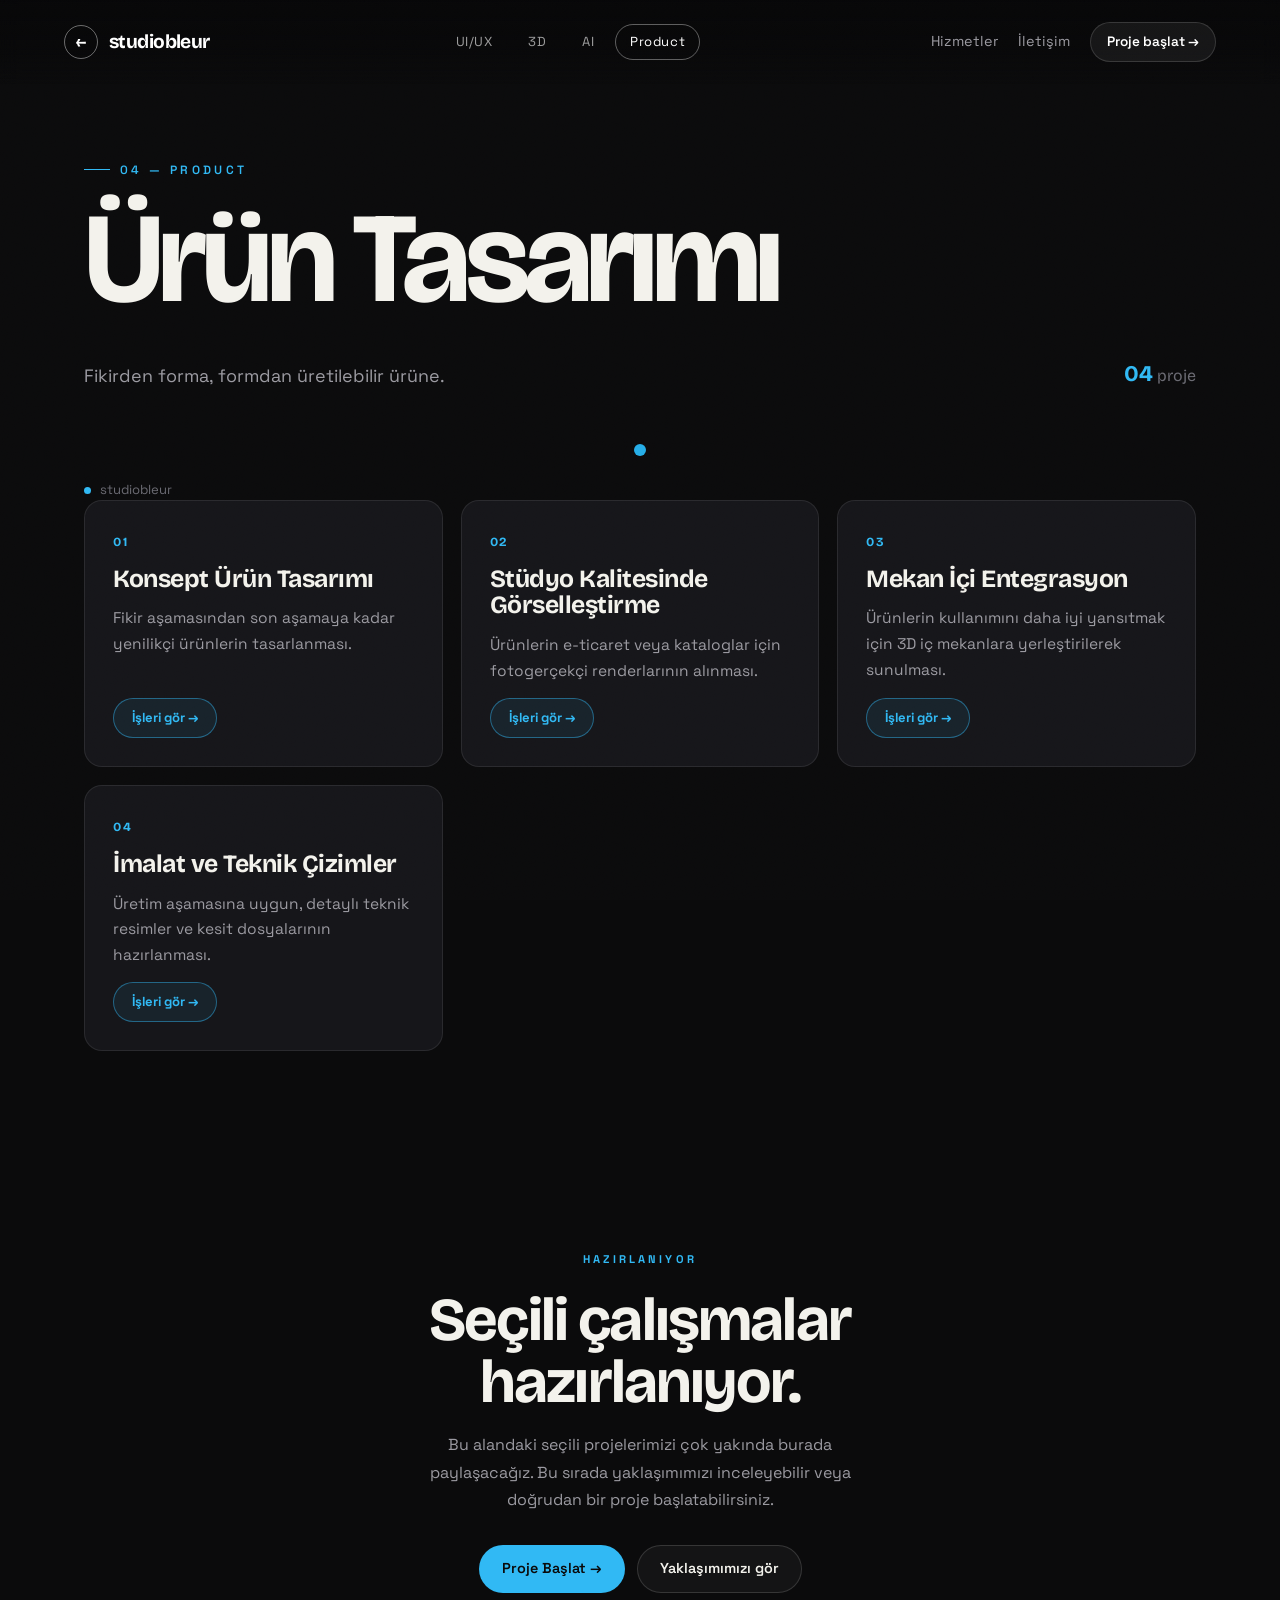
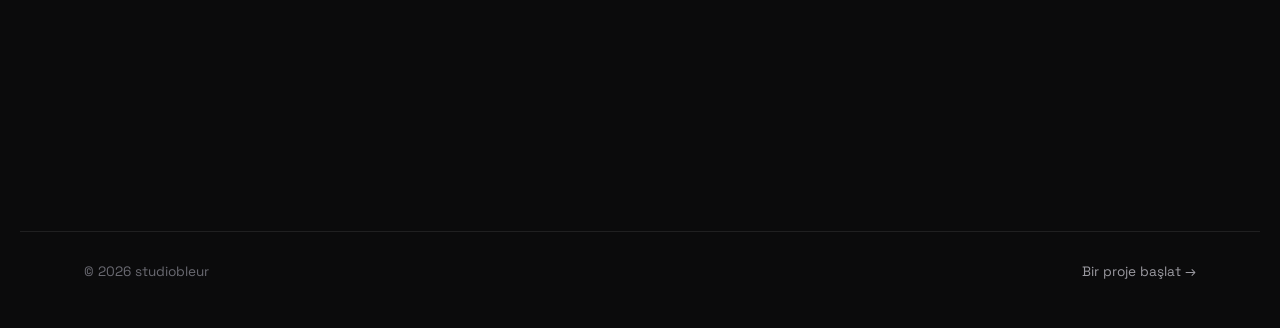
<file: isler-product.html>
<!DOCTYPE html>
<html lang="tr">
<head>
<style data-omelette-injected>html,body{background:transparent}</style><script data-omelette-injected>(()=>{{const W=new URLSearchParams(location.search).get("theme");if(W==="light"||W==="dark"){document.documentElement.dataset.theme=W}}{const W=()=>{try{if(document.querySelector('meta[name="color-scheme"]'))return;const V=getComputedStyle(document.documentElement).getPropertyValue("color-scheme").trim();if(V&&V!=="normal")return;const z=(j)=>{if(!j)return null;const H=getComputedStyle(j).backgroundColor.match(/^rgba?\(\s*(\d+)[,\s]+(\d+)[,\s]+(\d+)(?:[,\s/]+([\d.]+%?))?\s*\)$/);if(!H)return null;const F=H[4]==null?1:parseFloat(H[4])/(H[4].endsWith("%")?100:1);if(F<0.99)return null;return[+H[1],+H[2],+H[3]]};const G=z(document.body)||z(document.documentElement);if(!G)return;const K=(j)=>{const H=j/255;return H<=0.04045?H/12.92:((H+0.055)/1.055)**2.4};const D=0.2126*K(G[0])+0.7152*K(G[1])+0.0722*K(G[2]);document.documentElement.style.setProperty("color-scheme",D<0.4?"dark":"light")}catch{}};if(document.readyState==="complete")W();else window.addEventListener("load",W)}var b=["https://claude.ai","https://preview.claude.ai","https://82699c10-b4e0-498d-856c-a1f49902232b.claudeusercontent.com"];var p=true;var O=30000;var n=3000;document.addEventListener("DOMContentLoaded",()=>{const W=window.Babel;const V="om-src-id";if(W&&W.registerPlugin&&!(W.availablePlugins&&W.availablePlugins[V])){W.registerPlugin(V,({types:D})=>({visitor:{JSXOpeningElement(j,H){const F=j.node;if(F.name&&F.name.type==="JSXMemberExpression")return;for(let Q=0;Q<F.attributes.length;Q++){const $=F.attributes[Q];if($.type==="JSXAttribute"&&$.name&&$.name.name==="data-om-id")return}const P=H.file&&H.file.opts&&H.file.opts.filename||"?";const R=F.loc&&F.loc.start;const J=`jsx:${P}:${F.start??0}:${R?R.line:0}:${R?R.column+1:0}`;F.attributes.push(D.jsxAttribute(D.jsxIdentifier("data-om-id"),D.stringLiteral(J)))}}}))}const z="om-text-extract";let G=false;if(p&&W&&W.registerPlugin&&!(W.availablePlugins&&W.availablePlugins[z])){const D=window.React;if(D&&D.useSyncExternalStore&&D.createElement){G=true;const j={};const H=new Set;let F=0;window.__omTextO=j;window.__omTextSet=(J)=>{for(const Q in J){const $=J[Q];if($==null)delete j[Q];else j[Q]=$}F++;H.forEach((Q)=>Q())};const P=(J)=>{H.add(J);return()=>H.delete(J)};const R=()=>F;window.__OmT=function J(Q){D.useSyncExternalStore(P,R,R);return D.createElement("span",{"data-om-text":Q.i,className:"__om-t"},Q.i in j?j[Q.i]:Q.children)};W.registerPlugin(z,({types:J})=>{const Q={style:1,script:1,noscript:1,textarea:1,title:1,option:1,text:1,tspan:1,textPath:1};const $={placeholder:1,alt:1,title:1,label:1,"aria-label":1,"aria-description":1,"aria-placeholder":1};const Y=(q,M)=>J.logicalExpression("??",J.memberExpression(J.logicalExpression("||",J.memberExpression(J.identifier("window"),J.identifier("__omTextO")),J.objectExpression([])),J.stringLiteral(q),true),M);const Z=(q)=>q.file&&q.file.opts&&q.file.opts.filename||"?";const B=(q)=>q.file&&q.file.code||"";const U=(q,M)=>{const L=(X)=>X&&X.start!=null&&X.end!=null&&(X.type==="StringLiteral"||X.type==="TemplateLiteral"&&X.expressions.length===0)?[X.start,X.end]:null;const N=L(M);if(N)return N;if(M&&M.type==="Identifier"){const X=q.scope.getBinding(M.name);if(X&&X.constant&&X.path.node.type==="VariableDeclarator"){return L(X.path.node.init)}}return null};const x=(q,M,L)=>{const N=q.node;let X=false;const f=(w,A)=>{X=true;return J.jsxElement(J.jsxOpeningElement(J.jsxIdentifier("__OmT"),[J.jsxAttribute(J.jsxIdentifier("i"),J.stringLiteral(w))],false),J.jsxClosingElement(J.jsxIdentifier("__OmT")),[A],false)};const C=N.children.map((w)=>{if(w.type==="JSXText"){if(w.start==null||w.end==null)return w;const A=L.slice(w.start,w.end);const k=A.length-A.trimStart().length;const u=A.length-A.trimEnd().length;if(k+u>=A.length)return w;return f(`txt:${M}:${w.start+k}:${w.end-u}`,w)}if(w.type==="JSXExpressionContainer"){const A=U(q,w.expression);if(A)return f(`str:${M}:${A[0]}:${A[1]}`,w)}return w});if(X)N.children=C};return{visitor:{JSXOpeningElement(q,M){const L=q.node;const N=Z(M);const X={};for(let f=0;f<L.attributes.length;f++){const C=L.attributes[f];if(C.type!=="JSXAttribute"||!C.name)continue;const w=C.name.name;if(!$[w])continue;if(!C.value||C.value.type!=="StringLiteral")continue;if(C.value.start==null||C.value.end==null)continue;const A=`txt:${N}:${C.value.start}:${C.value.end}`;X[w]=A;C.value=J.jsxExpressionContainer(Y(A,J.stringLiteral(C.value.value)))}if(Object.keys(X).length){L.attributes.push(J.jsxAttribute(J.jsxIdentifier("data-om-text-attrs"),J.stringLiteral(JSON.stringify(X))))}},JSXElement(q,M){const L=q.node.openingElement;const N=L&&L.name&&L.name.name;if(N==="__OmT")return;if(typeof N==="string"&&Q[N])return;x(q,Z(M),B(M))},JSXFragment(q,M){x(q,Z(M),B(M))}}}})}}const K=G?["transform-react-jsx-source",V,z]:["transform-react-jsx-source",V];document.querySelectorAll('script[type="text/babel"],script[type="text/jsx"]').forEach((D,j)=>{const H=D.getAttribute("data-plugins")||"";const F=K.filter((P)=>H.indexOf(P)<0);if(F.length){D.setAttribute("data-plugins",H?`${H},${F.join(",")}`:F.join(","))}if(!D.hasAttribute("data-filename")){D.setAttribute("data-filename",D.getAttribute("src")||`inline-${j}`)}})});var v=window.parent;var g="not editable here — open the project in the Claude Design editor to save";var d=()=>Promise.resolve({persisted:false,noHost:true,reason:g});var S=d;var h="data/storage.json";var i=()=>{try{const W=new URL(document.baseURI);const V=W.pathname.match(/\/projects\/([^/]+)\/serve\//);if(V)return V[1];return W.hostname.split(".")[0]||""}catch{return location.hostname.split(".")[0]||""}};var o=()=>{try{const W=new URL(document.baseURI);const V=W.pathname.indexOf("/serve/");if(V>=0)return W.origin+W.pathname.slice(0,V+"/serve/".length)+h}catch{}return"./"+h};var I=null;var _=()=>{if(!I){I=fetch(o(),{cache:"no-store"}).then((W)=>{if(W.ok)return W.text();return W.status===404?"":null}).catch(()=>null).then((W)=>{if(W===null){I=null;return null}const V=new Map;if(!W)return V;let z;try{z=JSON.parse(W)}catch{console.warn("[omelette.storage] "+h+" is not valid JSON; treating the store as unreadable so a save cannot overwrite the "+"hand-edited bytes. Fix the JSON (or delete the file) to re-enable persistence.");I=null;return null}if(z===null||typeof z!=="object"||Array.isArray(z)){console.warn("[omelette.storage] "+h+" doesn't hold a JSON object; treating the store as unreadable so a save cannot "+"overwrite the hand-edited bytes. Make the top level a JSON object to re-enable persistence.");I=null;return null}const G=z;if("data"in G){const K=G.data;if(K===null||typeof K!=="object"||Array.isArray(K)){console.warn("[omelette.storage] "+h+' has a "data" field that is not a JSON object; treating the store as unreadable so a '+'save cannot overwrite the hand-edited bytes. Make "data" a JSON object to re-enable persistence.');I=null;return null}const D=G._meta;const j=D!==null&&typeof D==="object"?D.project:undefined;if(typeof j==="string"&&j!==""&&j!==i())return V;for(const H of Object.keys(K))V.set(H,K[H]);return V}for(const K of Object.keys(G)){if(K!=="_meta")V.set(K,G[K])}return V})}return I};var y=(W)=>S(h,JSON.stringify({_meta:{project:i(),version:1},data:Object.fromEntries(W)},null,2));var m=Promise.resolve();var T=(W)=>{const V=m.then(W);m=V.then(()=>{return},()=>{return});return V};var s=/sk-(?:ant-)?[A-Za-z0-9_-]{16,}|AKIA[0-9A-Z]{16}|gh[pousr]_[A-Za-z0-9]{20,}|xox[a-z]-[A-Za-z0-9][A-Za-z0-9-]{9,}|AIza[0-9A-Za-z_-]{30,}|-----BEGIN [A-Z ]*PRIVATE KEY-----/;var a=/password|passwd|secret|api[_-]?key|access[_-]?token|auth[_-]?token|credential/i;var r=(W,V,z)=>{if(s.test(V)||a.test(W)&&typeof z==="string"&&z.length>=8){console.warn('[omelette.storage] the value for "'+W+'" looks like a credential. The storage file is a plaintext project file — visible to '+"everyone with project access and copied when the project is duplicated. Do not store secrets here.")}};var l={persisted:false,reason:"could not load the existing store — not overwriting it"};var c={persisted:false,reason:"stored value changed since a failed read — re-read this key before saving"};var E=new Set;var t={get:(W)=>{if(typeof W!=="string"){return Promise.reject(new TypeError("storage.get: key must be a string"))}return T(_).then((V)=>{if(V===null){E.add(W);return null}E.delete(W);if(!V.has(W))return null;const z=V.get(W);return z==null?null:JSON.parse(JSON.stringify(z))})},set:(W,V)=>{if(typeof W!=="string"){return Promise.reject(new TypeError("storage.set: key must be a string"))}let z;try{z=JSON.stringify(V)}catch(K){return Promise.reject(new TypeError("storage.set: value must be JSON-serializable ("+String(K)+")"))}if(z===undefined){return Promise.reject(new TypeError("storage.set: value must be JSON-serializable"))}r(W,z,V);const G=JSON.parse(z);return T(()=>_().then((K)=>{if(K===null)return l;if(E.has(W)){if(K.has(W))return c;E.delete(W)}K.set(W,G);return y(K)}))},delete:(W)=>{if(typeof W!=="string"){return Promise.reject(new TypeError("storage.delete: key must be a string"))}return T(()=>_().then((V)=>{if(V===null)return l;if(E.has(W)){if(V.has(W))return c;E.delete(W)}V.delete(W);return y(V)}))},keys:()=>T(_).then((W)=>W===null?[]:Array.from(W.keys()))};window.omelette={writeFile:(W,V)=>S(W,V).then((z)=>{if(!z.persisted&&!z.noHost){throw new Error(z.reason||"write failed")}}),storage:t};if(v&&v!==window){const W=(J,Q)=>{try{v.postMessage({__omelette_log:true,type:J,data:Q},"*")}catch{}};["log","warn","error"].forEach((J)=>{const Q=console[J];console[J]=(...$)=>{const Y=$.map((Z)=>{try{return typeof Z==="object"?JSON.stringify(Z):String(Z)}catch{try{return String(Z)}catch{return"[unstringifiable]"}}}).join(" ");W(J,Y);Q.apply(console,$)}});window.addEventListener("error",(J)=>{const Q=J.target;if(Q&&Q!==window&&Q.tagName){const $=Q.src||Q.href||"";W("resource_error",`${Q.tagName} failed to load: ${$}`)}else{W("error",`${J.message||"Unknown error"} at ${J.filename||"?"}:${J.lineno||0}:${J.colno||0}`)}},true);window.addEventListener("unhandledrejection",(J)=>{const Q=J.reason;const $=Q instanceof Error?`${Q.message} ${Q.stack}`:String(Q);W("error",`Unhandled rejection: ${$}`)});window.addEventListener("click",(J)=>{if(J.defaultPrevented||J.button!==0)return;if(J.metaKey||J.ctrlKey||J.shiftKey||J.altKey)return;const Q=J.composedPath?J.composedPath():[];const $=["button","input","select","textarea","summary","label"];let Y=null;for(const x of Q){if(!(x instanceof Element))continue;if(x.localName==="a"){if(!(x instanceof HTMLAnchorElement))return;Y=x;break}if($.indexOf(x.localName)!==-1)return}if(!Y)return;if(Y.isContentEditable)return;const Z=Y.closest("[contenteditable]");if(Z&&Z.getAttribute("contenteditable")!=="false")return;const B=(Y.getAttribute("target")||"_self").toLowerCase();if(B!=="_self"&&B!=="_top"&&B!=="_parent")return;let U;try{U=new URL(Y.href)}catch{return}if(U.protocol!=="http:"&&U.protocol!=="https:")return;if(location.origin==="null")return;if(U.origin===location.origin)return;J.preventDefault();window.open(U.href,"_blank","noopener,noreferrer")});const V=()=>{try{v.postMessage({type:"omelette:height",height:document.documentElement.scrollHeight},"*")}catch{}};if(window.ResizeObserver)new ResizeObserver(V).observe(document.documentElement);const z=()=>{V();if(!document.querySelector('script[type="text/babel"],script[type="text/jsx"]'))return;const J=()=>document.getElementById("root")||document.querySelector("body > div[id]");const Q=J()?.firstElementChild??null;let $=0;const Y=()=>{const Z=J();if(Z&&Z.firstElementChild!==Q||++$>30){V();return}setTimeout(Y,100)};setTimeout(Y,100)};if(document.readyState==="complete")z();else window.addEventListener("load",z);const G={};let K=0;const D=(J)=>new Promise((Q,$)=>{if(!b.length){$(new Error("claude.complete: no parent origin"));return}const Y=`c${++K}`;const Z=()=>setTimeout(()=>{delete G[Y];$(new Error(`claude.complete: no data for ${O/1000}s`))},O);const B=Z();G[Y]={resolve:Q,reject:$,text:"",t:B,arm:Z};try{for(const U of b){v.postMessage({__om_api:true,id:Y,body:J},U)}}catch(U){clearTimeout(B);delete G[Y];$(U)}});const j=8;const H=async(J,Q)=>{if(!Array.isArray(J.messages)){throw new Error("claude.complete: tools require a messages array")}const $=J.messages.slice();const Y={...J,tools:J.tools.map((U)=>{if(U===null||typeof U!=="object")return U;const x={};for(const q of Object.keys(U)){if(typeof U[q]!=="function")x[q]=U[q]}return x})};const Z=Y.tool_choice;const B=Z!=null&&(Z.type==="any"||Z.type==="tool")?{...Y,tool_choice:Z.disable_parallel_tool_use!==undefined?{type:"auto",disable_parallel_tool_use:Z.disable_parallel_tool_use}:{type:"auto"}}:Y;for(let U=0;U<j;U++){const x=await D({...U===0?Y:B,messages:$});const q=x.message;const M=q&&Array.isArray(q.content)?q.content:null;const L=M?M.filter((X)=>X?.type==="tool_use"):[];if(q?.stop_reason!=="tool_use"||L.length===0){return x.text}const N=[];for(const X of L){const f=Q.get(X.name);if(!f){N.push({type:"tool_result",tool_use_id:X.id,content:`no handler for tool "${X.name}"`,is_error:true});continue}try{const C=await f(X.input);const w=typeof C==="string"?C:R(C)??"";N.push({type:"tool_result",tool_use_id:X.id,content:w})}catch(C){N.push({type:"tool_result",tool_use_id:X.id,content:String(C?.message??C??"tool handler failed"),is_error:true})}}$.push({role:"assistant",content:M},{role:"user",content:N})}throw new Error(`claude.complete: exceeded ${j} tool turns`)};window.claude={complete(J){const Q=J;if(Q!==null&&typeof Q==="object"&&Array.isArray(Q.tools)&&Q.tools.some(($)=>$!==null&&typeof $==="object"&&typeof $.run==="function")){const $=new Map;for(const Y of Q.tools){if(Y!==null&&typeof Y==="object"&&typeof Y.run==="function"){$.set(String(Y.name),Y.run)}}return H(Q,$)}return D(J).then(($)=>$.text)}};const F={};let P=0;S=(J,Q)=>new Promise(($)=>{if(!b.length){$({persisted:false,noHost:true,reason:g});return}const Y=`f${++P}`;const Z=setTimeout(()=>{delete F[Y];$({persisted:false,noHost:true,reason:g})},n);F[Y]={settle:$,t:Z};try{for(const B of b){v.postMessage({__om_file:true,id:Y,op:"write",path:J,content:Q},B)}}catch{clearTimeout(Z);delete F[Y];$({persisted:false,noHost:true,reason:g})}});const R=(J)=>{try{return JSON.stringify(J)}catch{return JSON.stringify(String(J))}};window.addEventListener("message",(J)=>{if(b.indexOf(J.origin)<0)return;if(J.source!==v)return;const Q=J.data;if(!Q)return;if(Q.type==="omelette-preview-refresh"){if(typeof Q.token!=="string"||!/^[0-9a-f.-]+(\.(rc|pr-[0-9]+))?(\.[0-9]+\.[0-9a-f]{16})?$/.test(Q.token))return;const Z=Math.max(1,Math.floor((Q.expiresAt||0)-Date.now()/1000));document.cookie="__Host-omelette-preview="+Q.token+"; Path=/; Secure; SameSite=None; Partitioned; Max-Age="+Z;return}if(Q.__om_file_r){const Z=F[Q.id];if(!Z)return;clearTimeout(Z.t);delete F[Q.id];Z.settle(Q.ok?{persisted:true}:{persisted:false,reason:Q.error||"write failed"});return}if(Q.__om_api_r){const Z=G[Q.id];if(!Z)return;if(Q.error!=null){clearTimeout(Z.t);delete G[Q.id];Z.reject(new Error(Q.error));return}if(Q.chunk!=null){clearTimeout(Z.t);Z.t=Z.arm();Z.text+=Q.chunk;return}if(Q.done){clearTimeout(Z.t);delete G[Q.id];Z.resolve({text:Q.text!=null?Q.text:Z.text,message:Q.message});return}return}if(!Q.__om_eval)return;const $=Q;const Y=(Z)=>{J.source.postMessage({...Z,__om_eval_r:1,id:$.id},J.origin)};try{const Z=(0,eval)($.code);if(Z&&typeof Z.then==="function"){Z.then((B)=>Y({ok:1,v:R(B)}),(B)=>Y({ok:0,e:String(B)}))}else{Y({ok:1,v:R(Z)})}}catch(Z){Y({ok:0,e:String(Z)})}})}})();
</script>

<link rel="icon" type="image/png" href="favicon.png"/>
<meta charset="UTF-8" />
<meta name="viewport" content="width=device-width, initial-scale=1.0" />
<title>Ürün Tasarımı & Geliştirme — studiobleur</title>
<meta name="description" content="Konseptten üretime; ürün tasarımı, animasyon, teknik çizim ve stüdyo kalitesinde ürün görselleştirme işlerimiz." />
<link rel="canonical" href="https://www.studiobleur.com/isler-product.html" />
<meta property="og:type" content="website" />
<meta property="og:title" content="Ürün Tasarımı & Geliştirme — studiobleur" />
<meta property="og:description" content="Konseptten üretime; ürün tasarımı, animasyon, teknik çizim ve stüdyo kalitesinde ürün görselleştirme işlerimiz." />
<meta property="og:url" content="https://www.studiobleur.com/isler-product.html" />
<meta name="twitter:card" content="summary_large_image" />
<meta name="twitter:title" content="Ürün Tasarımı & Geliştirme — studiobleur" />
<meta name="twitter:description" content="Konseptten üretime; ürün tasarımı, animasyon, teknik çizim ve stüdyo kalitesinde ürün görselleştirme işlerimiz." />
<link rel="preconnect" href="https://fonts.googleapis.com" />
<link rel="preconnect" href="https://fonts.gstatic.com" crossorigin />
<link href="https://fonts.googleapis.com/css2?family=Bricolage+Grotesque:opsz,wght@12..96,400;12..96,600;12..96,700&family=Space+Grotesk:wght@400;500;600&display=swap" rel="stylesheet" />
<link rel="stylesheet" href="styles.css" />
<link rel="stylesheet" href="isler.css" />
<!-- Google Analytics -->
<script async src="https://www.googletagmanager.com/gtag/js?id=G-7V0VEH0J0S"></script>
<script>
  window.dataLayer = window.dataLayer || [];
  function gtag(){dataLayer.push(arguments);}
  gtag('js', new Date());
  gtag('config', 'G-7V0VEH0J0S');
</script>
</head>
<body class="isler-body">

<!-- top bar -->
<nav class="isler-nav">
  <a href="studiobleur.html#hizmetler" class="isler-back"><span class="bk">←</span> studiobleur</a>
  <div class="isler-switch" id="catSwitch">
    <a href="isler-uiux.html" data-cat="uiux">UI/UX</a>
    <a href="isler-3d.html" data-cat="3d">3D</a>
    <a href="isler-ai.html" data-cat="ai">AI</a>
    <a href="isler-product.html" data-cat="product">Product</a>
  </div>
  <div class="isler-nav-right">
    <a href="studiobleur.html#hizmetler" class="isler-nav-link">Hizmetler</a>
    <a href="bize-ulasin.html" class="isler-nav-link">İletişim</a>
    <a href="iletisim.html" class="isler-nav-cta">Proje başlat →</a>
  </div>
</nav>

<!-- header -->
<header class="isler-head">
  <span class="isler-eyebrow" id="catEyebrow">04 — Product</span>
  <h1 class="isler-title" id="catTitle">Ürün Tasarımı</h1>
  <div class="isler-sub">
    <p id="catDesc">Bu disiplinde yaptığımız seçili işler.</p>
    <div class="isler-count"><b id="catCount">0</b> proje</div>
  </div>
</header>

<p class="isler-demo-note" id="demoNote" hidden>studiobleur</p>

<!-- subcategory card grid (JS tarafından doldurulur, alt kategoriye tıklanınca işler açılır) -->
<div class="sc-cards-wrap" id="subcatCards" hidden></div>
<!-- back bar (alt kategori işleri görünürkne) -->
<div class="sc-back-bar" id="subcatBackBar" hidden></div>

<!-- works list -->
<main class="works" id="works" aria-label="İşler listesi"></main>

<!-- empty state -->
<section class="isler-empty" id="emptyState" hidden>
  <span class="ie-eyebrow">Hazırlanıyor</span>
  <div class="big">Seçili çalışmalar<br/>hazırlanıyor.</div>
  <p>Bu alandaki seçili projelerimizi çok yakında burada paylaşacağız. Bu sırada yaklaşımımızı inceleyebilir veya doğrudan bir proje başlatabilirsiniz.</p>
  <div class="ie-actions">
    <a href="iletisim.html" class="ie-btn ie-btn-primary">Proje Başlat →</a>
    <a href="studiobleur.html#surec" class="ie-btn">Yaklaşımımızı gör</a>
  </div>
</section>

<!-- 3D: yatay kayan proje galerisi (sadece kategori=3d için) -->
<section class="stage3d" id="stage3d" hidden aria-label="3D işler galerisi">
  <div class="stage3d-viewport" id="vp3d">
    <div class="stage3d-track" id="track3d"></div>
  </div>
  <div class="stage3d-hint" id="s3Hint" aria-hidden="true">↔ sürükle</div>
</section>

<!-- mini footer -->
<footer class="isler-foot">
  <span>© 2026 studiobleur</span>
  <a href="studiobleur.html#iletisim">Bir proje başlat →</a>
</footer>

<!-- owner-only edit button (görünür yalnızca giriş yapmış site sahibine) -->
<button class="isler-edit" id="islerEdit" hidden>✎ İşleri düzenle</button>

<!-- cursor-following reveal image -->
<div class="reveal-img" id="revealImg" aria-hidden="true"><div class="ri-inner" id="revealInner"></div></div>

<!-- custom cursor -->
<div class="isler-cursor" id="cursor" aria-hidden="true"><span class="lbl">aç</span></div>

<!-- detail lightbox -->
<div class="lightbox" id="lightbox" aria-hidden="true">
  <button class="lightbox-close" id="lbClose" aria-label="Kapat"><span aria-hidden="true">×</span></button>
  <div class="lightbox-inner">
    <div class="lightbox-visual" id="lbVisual"></div>
    <div class="lightbox-info">
      <span class="eyebrow" id="lbCat">İŞ</span>
      <h3 id="lbTitle">Proje</h3>
      <p id="lbDesc"></p>
      <div class="lb-tags" id="lbTags"></div>
    </div>
  </div>
  <div class="lightbox-hint" aria-hidden="true">Kapatmak için boş alana tıkla <kbd>ESC</kbd></div>
</div>

<script>window.__ISLER_CAT = "product";</script>
<script src="works-data.js"></script>
<script src="portfolio.js"></script>
<script src="works-3d.js"></script>
<script src="works-list.js"></script>
<script src="admin.js"></script>
</body>
</html>
</file>
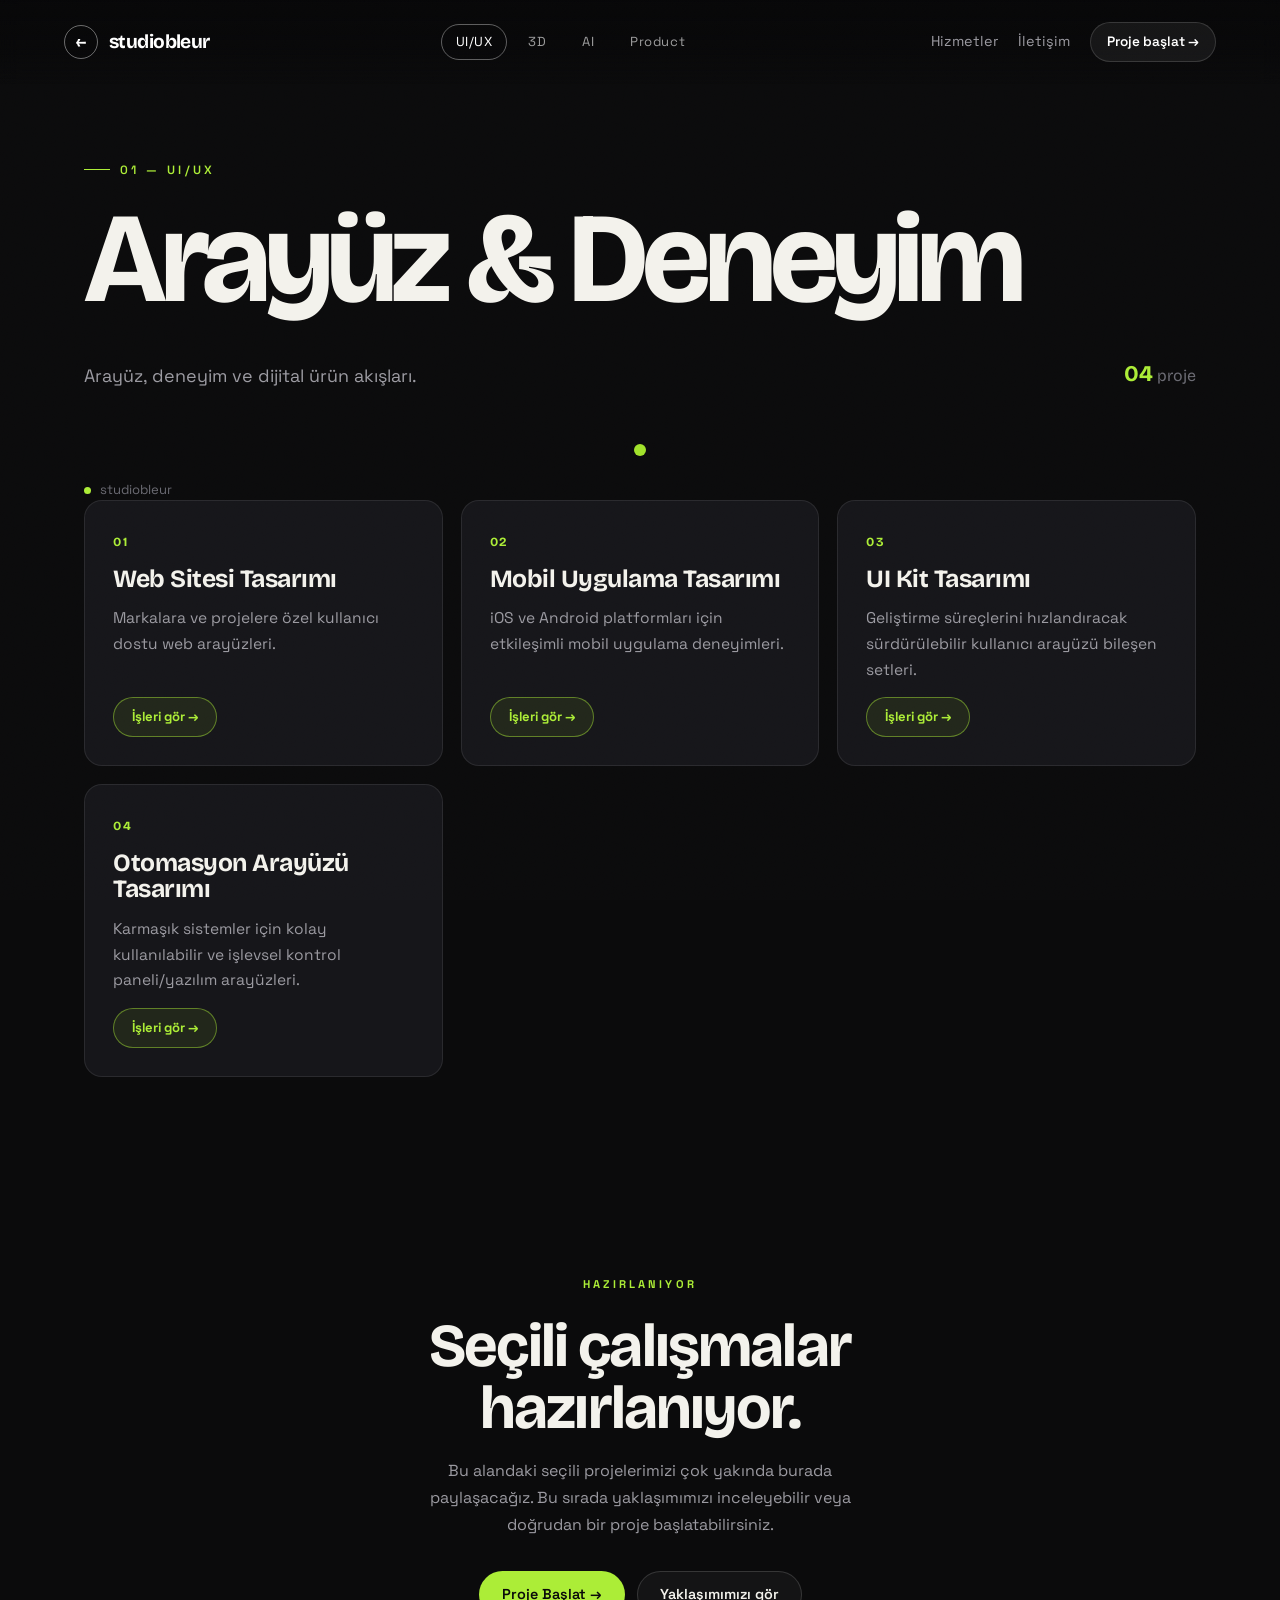
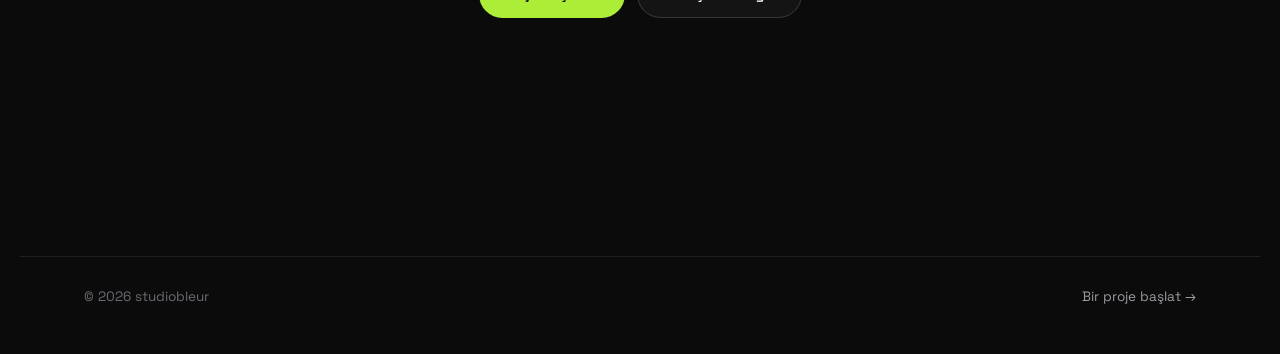
<file: isler-uiux.html>
<!DOCTYPE html>
<html lang="tr">
<head>
<style data-omelette-injected>html,body{background:transparent}</style><script data-omelette-injected>(()=>{{const W=new URLSearchParams(location.search).get("theme");if(W==="light"||W==="dark"){document.documentElement.dataset.theme=W}}{const W=()=>{try{if(document.querySelector('meta[name="color-scheme"]'))return;const V=getComputedStyle(document.documentElement).getPropertyValue("color-scheme").trim();if(V&&V!=="normal")return;const z=(j)=>{if(!j)return null;const H=getComputedStyle(j).backgroundColor.match(/^rgba?\(\s*(\d+)[,\s]+(\d+)[,\s]+(\d+)(?:[,\s/]+([\d.]+%?))?\s*\)$/);if(!H)return null;const F=H[4]==null?1:parseFloat(H[4])/(H[4].endsWith("%")?100:1);if(F<0.99)return null;return[+H[1],+H[2],+H[3]]};const G=z(document.body)||z(document.documentElement);if(!G)return;const K=(j)=>{const H=j/255;return H<=0.04045?H/12.92:((H+0.055)/1.055)**2.4};const D=0.2126*K(G[0])+0.7152*K(G[1])+0.0722*K(G[2]);document.documentElement.style.setProperty("color-scheme",D<0.4?"dark":"light")}catch{}};if(document.readyState==="complete")W();else window.addEventListener("load",W)}var b=["https://claude.ai","https://preview.claude.ai","https://82699c10-b4e0-498d-856c-a1f49902232b.claudeusercontent.com"];var p=true;var O=30000;var n=3000;document.addEventListener("DOMContentLoaded",()=>{const W=window.Babel;const V="om-src-id";if(W&&W.registerPlugin&&!(W.availablePlugins&&W.availablePlugins[V])){W.registerPlugin(V,({types:D})=>({visitor:{JSXOpeningElement(j,H){const F=j.node;if(F.name&&F.name.type==="JSXMemberExpression")return;for(let Q=0;Q<F.attributes.length;Q++){const $=F.attributes[Q];if($.type==="JSXAttribute"&&$.name&&$.name.name==="data-om-id")return}const P=H.file&&H.file.opts&&H.file.opts.filename||"?";const R=F.loc&&F.loc.start;const J=`jsx:${P}:${F.start??0}:${R?R.line:0}:${R?R.column+1:0}`;F.attributes.push(D.jsxAttribute(D.jsxIdentifier("data-om-id"),D.stringLiteral(J)))}}}))}const z="om-text-extract";let G=false;if(p&&W&&W.registerPlugin&&!(W.availablePlugins&&W.availablePlugins[z])){const D=window.React;if(D&&D.useSyncExternalStore&&D.createElement){G=true;const j={};const H=new Set;let F=0;window.__omTextO=j;window.__omTextSet=(J)=>{for(const Q in J){const $=J[Q];if($==null)delete j[Q];else j[Q]=$}F++;H.forEach((Q)=>Q())};const P=(J)=>{H.add(J);return()=>H.delete(J)};const R=()=>F;window.__OmT=function J(Q){D.useSyncExternalStore(P,R,R);return D.createElement("span",{"data-om-text":Q.i,className:"__om-t"},Q.i in j?j[Q.i]:Q.children)};W.registerPlugin(z,({types:J})=>{const Q={style:1,script:1,noscript:1,textarea:1,title:1,option:1,text:1,tspan:1,textPath:1};const $={placeholder:1,alt:1,title:1,label:1,"aria-label":1,"aria-description":1,"aria-placeholder":1};const Y=(q,M)=>J.logicalExpression("??",J.memberExpression(J.logicalExpression("||",J.memberExpression(J.identifier("window"),J.identifier("__omTextO")),J.objectExpression([])),J.stringLiteral(q),true),M);const Z=(q)=>q.file&&q.file.opts&&q.file.opts.filename||"?";const B=(q)=>q.file&&q.file.code||"";const U=(q,M)=>{const L=(X)=>X&&X.start!=null&&X.end!=null&&(X.type==="StringLiteral"||X.type==="TemplateLiteral"&&X.expressions.length===0)?[X.start,X.end]:null;const N=L(M);if(N)return N;if(M&&M.type==="Identifier"){const X=q.scope.getBinding(M.name);if(X&&X.constant&&X.path.node.type==="VariableDeclarator"){return L(X.path.node.init)}}return null};const x=(q,M,L)=>{const N=q.node;let X=false;const f=(w,A)=>{X=true;return J.jsxElement(J.jsxOpeningElement(J.jsxIdentifier("__OmT"),[J.jsxAttribute(J.jsxIdentifier("i"),J.stringLiteral(w))],false),J.jsxClosingElement(J.jsxIdentifier("__OmT")),[A],false)};const C=N.children.map((w)=>{if(w.type==="JSXText"){if(w.start==null||w.end==null)return w;const A=L.slice(w.start,w.end);const k=A.length-A.trimStart().length;const u=A.length-A.trimEnd().length;if(k+u>=A.length)return w;return f(`txt:${M}:${w.start+k}:${w.end-u}`,w)}if(w.type==="JSXExpressionContainer"){const A=U(q,w.expression);if(A)return f(`str:${M}:${A[0]}:${A[1]}`,w)}return w});if(X)N.children=C};return{visitor:{JSXOpeningElement(q,M){const L=q.node;const N=Z(M);const X={};for(let f=0;f<L.attributes.length;f++){const C=L.attributes[f];if(C.type!=="JSXAttribute"||!C.name)continue;const w=C.name.name;if(!$[w])continue;if(!C.value||C.value.type!=="StringLiteral")continue;if(C.value.start==null||C.value.end==null)continue;const A=`txt:${N}:${C.value.start}:${C.value.end}`;X[w]=A;C.value=J.jsxExpressionContainer(Y(A,J.stringLiteral(C.value.value)))}if(Object.keys(X).length){L.attributes.push(J.jsxAttribute(J.jsxIdentifier("data-om-text-attrs"),J.stringLiteral(JSON.stringify(X))))}},JSXElement(q,M){const L=q.node.openingElement;const N=L&&L.name&&L.name.name;if(N==="__OmT")return;if(typeof N==="string"&&Q[N])return;x(q,Z(M),B(M))},JSXFragment(q,M){x(q,Z(M),B(M))}}}})}}const K=G?["transform-react-jsx-source",V,z]:["transform-react-jsx-source",V];document.querySelectorAll('script[type="text/babel"],script[type="text/jsx"]').forEach((D,j)=>{const H=D.getAttribute("data-plugins")||"";const F=K.filter((P)=>H.indexOf(P)<0);if(F.length){D.setAttribute("data-plugins",H?`${H},${F.join(",")}`:F.join(","))}if(!D.hasAttribute("data-filename")){D.setAttribute("data-filename",D.getAttribute("src")||`inline-${j}`)}})});var v=window.parent;var g="not editable here — open the project in the Claude Design editor to save";var d=()=>Promise.resolve({persisted:false,noHost:true,reason:g});var S=d;var h="data/storage.json";var i=()=>{try{const W=new URL(document.baseURI);const V=W.pathname.match(/\/projects\/([^/]+)\/serve\//);if(V)return V[1];return W.hostname.split(".")[0]||""}catch{return location.hostname.split(".")[0]||""}};var o=()=>{try{const W=new URL(document.baseURI);const V=W.pathname.indexOf("/serve/");if(V>=0)return W.origin+W.pathname.slice(0,V+"/serve/".length)+h}catch{}return"./"+h};var I=null;var _=()=>{if(!I){I=fetch(o(),{cache:"no-store"}).then((W)=>{if(W.ok)return W.text();return W.status===404?"":null}).catch(()=>null).then((W)=>{if(W===null){I=null;return null}const V=new Map;if(!W)return V;let z;try{z=JSON.parse(W)}catch{console.warn("[omelette.storage] "+h+" is not valid JSON; treating the store as unreadable so a save cannot overwrite the "+"hand-edited bytes. Fix the JSON (or delete the file) to re-enable persistence.");I=null;return null}if(z===null||typeof z!=="object"||Array.isArray(z)){console.warn("[omelette.storage] "+h+" doesn't hold a JSON object; treating the store as unreadable so a save cannot "+"overwrite the hand-edited bytes. Make the top level a JSON object to re-enable persistence.");I=null;return null}const G=z;if("data"in G){const K=G.data;if(K===null||typeof K!=="object"||Array.isArray(K)){console.warn("[omelette.storage] "+h+' has a "data" field that is not a JSON object; treating the store as unreadable so a '+'save cannot overwrite the hand-edited bytes. Make "data" a JSON object to re-enable persistence.');I=null;return null}const D=G._meta;const j=D!==null&&typeof D==="object"?D.project:undefined;if(typeof j==="string"&&j!==""&&j!==i())return V;for(const H of Object.keys(K))V.set(H,K[H]);return V}for(const K of Object.keys(G)){if(K!=="_meta")V.set(K,G[K])}return V})}return I};var y=(W)=>S(h,JSON.stringify({_meta:{project:i(),version:1},data:Object.fromEntries(W)},null,2));var m=Promise.resolve();var T=(W)=>{const V=m.then(W);m=V.then(()=>{return},()=>{return});return V};var s=/sk-(?:ant-)?[A-Za-z0-9_-]{16,}|AKIA[0-9A-Z]{16}|gh[pousr]_[A-Za-z0-9]{20,}|xox[a-z]-[A-Za-z0-9][A-Za-z0-9-]{9,}|AIza[0-9A-Za-z_-]{30,}|-----BEGIN [A-Z ]*PRIVATE KEY-----/;var a=/password|passwd|secret|api[_-]?key|access[_-]?token|auth[_-]?token|credential/i;var r=(W,V,z)=>{if(s.test(V)||a.test(W)&&typeof z==="string"&&z.length>=8){console.warn('[omelette.storage] the value for "'+W+'" looks like a credential. The storage file is a plaintext project file — visible to '+"everyone with project access and copied when the project is duplicated. Do not store secrets here.")}};var l={persisted:false,reason:"could not load the existing store — not overwriting it"};var c={persisted:false,reason:"stored value changed since a failed read — re-read this key before saving"};var E=new Set;var t={get:(W)=>{if(typeof W!=="string"){return Promise.reject(new TypeError("storage.get: key must be a string"))}return T(_).then((V)=>{if(V===null){E.add(W);return null}E.delete(W);if(!V.has(W))return null;const z=V.get(W);return z==null?null:JSON.parse(JSON.stringify(z))})},set:(W,V)=>{if(typeof W!=="string"){return Promise.reject(new TypeError("storage.set: key must be a string"))}let z;try{z=JSON.stringify(V)}catch(K){return Promise.reject(new TypeError("storage.set: value must be JSON-serializable ("+String(K)+")"))}if(z===undefined){return Promise.reject(new TypeError("storage.set: value must be JSON-serializable"))}r(W,z,V);const G=JSON.parse(z);return T(()=>_().then((K)=>{if(K===null)return l;if(E.has(W)){if(K.has(W))return c;E.delete(W)}K.set(W,G);return y(K)}))},delete:(W)=>{if(typeof W!=="string"){return Promise.reject(new TypeError("storage.delete: key must be a string"))}return T(()=>_().then((V)=>{if(V===null)return l;if(E.has(W)){if(V.has(W))return c;E.delete(W)}V.delete(W);return y(V)}))},keys:()=>T(_).then((W)=>W===null?[]:Array.from(W.keys()))};window.omelette={writeFile:(W,V)=>S(W,V).then((z)=>{if(!z.persisted&&!z.noHost){throw new Error(z.reason||"write failed")}}),storage:t};if(v&&v!==window){const W=(J,Q)=>{try{v.postMessage({__omelette_log:true,type:J,data:Q},"*")}catch{}};["log","warn","error"].forEach((J)=>{const Q=console[J];console[J]=(...$)=>{const Y=$.map((Z)=>{try{return typeof Z==="object"?JSON.stringify(Z):String(Z)}catch{try{return String(Z)}catch{return"[unstringifiable]"}}}).join(" ");W(J,Y);Q.apply(console,$)}});window.addEventListener("error",(J)=>{const Q=J.target;if(Q&&Q!==window&&Q.tagName){const $=Q.src||Q.href||"";W("resource_error",`${Q.tagName} failed to load: ${$}`)}else{W("error",`${J.message||"Unknown error"} at ${J.filename||"?"}:${J.lineno||0}:${J.colno||0}`)}},true);window.addEventListener("unhandledrejection",(J)=>{const Q=J.reason;const $=Q instanceof Error?`${Q.message} ${Q.stack}`:String(Q);W("error",`Unhandled rejection: ${$}`)});window.addEventListener("click",(J)=>{if(J.defaultPrevented||J.button!==0)return;if(J.metaKey||J.ctrlKey||J.shiftKey||J.altKey)return;const Q=J.composedPath?J.composedPath():[];const $=["button","input","select","textarea","summary","label"];let Y=null;for(const x of Q){if(!(x instanceof Element))continue;if(x.localName==="a"){if(!(x instanceof HTMLAnchorElement))return;Y=x;break}if($.indexOf(x.localName)!==-1)return}if(!Y)return;if(Y.isContentEditable)return;const Z=Y.closest("[contenteditable]");if(Z&&Z.getAttribute("contenteditable")!=="false")return;const B=(Y.getAttribute("target")||"_self").toLowerCase();if(B!=="_self"&&B!=="_top"&&B!=="_parent")return;let U;try{U=new URL(Y.href)}catch{return}if(U.protocol!=="http:"&&U.protocol!=="https:")return;if(location.origin==="null")return;if(U.origin===location.origin)return;J.preventDefault();window.open(U.href,"_blank","noopener,noreferrer")});const V=()=>{try{v.postMessage({type:"omelette:height",height:document.documentElement.scrollHeight},"*")}catch{}};if(window.ResizeObserver)new ResizeObserver(V).observe(document.documentElement);const z=()=>{V();if(!document.querySelector('script[type="text/babel"],script[type="text/jsx"]'))return;const J=()=>document.getElementById("root")||document.querySelector("body > div[id]");const Q=J()?.firstElementChild??null;let $=0;const Y=()=>{const Z=J();if(Z&&Z.firstElementChild!==Q||++$>30){V();return}setTimeout(Y,100)};setTimeout(Y,100)};if(document.readyState==="complete")z();else window.addEventListener("load",z);const G={};let K=0;const D=(J)=>new Promise((Q,$)=>{if(!b.length){$(new Error("claude.complete: no parent origin"));return}const Y=`c${++K}`;const Z=()=>setTimeout(()=>{delete G[Y];$(new Error(`claude.complete: no data for ${O/1000}s`))},O);const B=Z();G[Y]={resolve:Q,reject:$,text:"",t:B,arm:Z};try{for(const U of b){v.postMessage({__om_api:true,id:Y,body:J},U)}}catch(U){clearTimeout(B);delete G[Y];$(U)}});const j=8;const H=async(J,Q)=>{if(!Array.isArray(J.messages)){throw new Error("claude.complete: tools require a messages array")}const $=J.messages.slice();const Y={...J,tools:J.tools.map((U)=>{if(U===null||typeof U!=="object")return U;const x={};for(const q of Object.keys(U)){if(typeof U[q]!=="function")x[q]=U[q]}return x})};const Z=Y.tool_choice;const B=Z!=null&&(Z.type==="any"||Z.type==="tool")?{...Y,tool_choice:Z.disable_parallel_tool_use!==undefined?{type:"auto",disable_parallel_tool_use:Z.disable_parallel_tool_use}:{type:"auto"}}:Y;for(let U=0;U<j;U++){const x=await D({...U===0?Y:B,messages:$});const q=x.message;const M=q&&Array.isArray(q.content)?q.content:null;const L=M?M.filter((X)=>X?.type==="tool_use"):[];if(q?.stop_reason!=="tool_use"||L.length===0){return x.text}const N=[];for(const X of L){const f=Q.get(X.name);if(!f){N.push({type:"tool_result",tool_use_id:X.id,content:`no handler for tool "${X.name}"`,is_error:true});continue}try{const C=await f(X.input);const w=typeof C==="string"?C:R(C)??"";N.push({type:"tool_result",tool_use_id:X.id,content:w})}catch(C){N.push({type:"tool_result",tool_use_id:X.id,content:String(C?.message??C??"tool handler failed"),is_error:true})}}$.push({role:"assistant",content:M},{role:"user",content:N})}throw new Error(`claude.complete: exceeded ${j} tool turns`)};window.claude={complete(J){const Q=J;if(Q!==null&&typeof Q==="object"&&Array.isArray(Q.tools)&&Q.tools.some(($)=>$!==null&&typeof $==="object"&&typeof $.run==="function")){const $=new Map;for(const Y of Q.tools){if(Y!==null&&typeof Y==="object"&&typeof Y.run==="function"){$.set(String(Y.name),Y.run)}}return H(Q,$)}return D(J).then(($)=>$.text)}};const F={};let P=0;S=(J,Q)=>new Promise(($)=>{if(!b.length){$({persisted:false,noHost:true,reason:g});return}const Y=`f${++P}`;const Z=setTimeout(()=>{delete F[Y];$({persisted:false,noHost:true,reason:g})},n);F[Y]={settle:$,t:Z};try{for(const B of b){v.postMessage({__om_file:true,id:Y,op:"write",path:J,content:Q},B)}}catch{clearTimeout(Z);delete F[Y];$({persisted:false,noHost:true,reason:g})}});const R=(J)=>{try{return JSON.stringify(J)}catch{return JSON.stringify(String(J))}};window.addEventListener("message",(J)=>{if(b.indexOf(J.origin)<0)return;if(J.source!==v)return;const Q=J.data;if(!Q)return;if(Q.type==="omelette-preview-refresh"){if(typeof Q.token!=="string"||!/^[0-9a-f.-]+(\.(rc|pr-[0-9]+))?(\.[0-9]+\.[0-9a-f]{16})?$/.test(Q.token))return;const Z=Math.max(1,Math.floor((Q.expiresAt||0)-Date.now()/1000));document.cookie="__Host-omelette-preview="+Q.token+"; Path=/; Secure; SameSite=None; Partitioned; Max-Age="+Z;return}if(Q.__om_file_r){const Z=F[Q.id];if(!Z)return;clearTimeout(Z.t);delete F[Q.id];Z.settle(Q.ok?{persisted:true}:{persisted:false,reason:Q.error||"write failed"});return}if(Q.__om_api_r){const Z=G[Q.id];if(!Z)return;if(Q.error!=null){clearTimeout(Z.t);delete G[Q.id];Z.reject(new Error(Q.error));return}if(Q.chunk!=null){clearTimeout(Z.t);Z.t=Z.arm();Z.text+=Q.chunk;return}if(Q.done){clearTimeout(Z.t);delete G[Q.id];Z.resolve({text:Q.text!=null?Q.text:Z.text,message:Q.message});return}return}if(!Q.__om_eval)return;const $=Q;const Y=(Z)=>{J.source.postMessage({...Z,__om_eval_r:1,id:$.id},J.origin)};try{const Z=(0,eval)($.code);if(Z&&typeof Z.then==="function"){Z.then((B)=>Y({ok:1,v:R(B)}),(B)=>Y({ok:0,e:String(B)}))}else{Y({ok:1,v:R(Z)})}}catch(Z){Y({ok:0,e:String(Z)})}})}})();
</script>

<link rel="icon" type="image/png" href="favicon.png"/>
<meta charset="UTF-8" />
<meta name="viewport" content="width=device-width, initial-scale=1.0" />
<title>UI/UX & Arayüz Tasarımı — studiobleur</title>
<meta name="description" content="Web, mobil ve otomasyon arayüzleri; kullanıcı araştırmasından yüksek sadakatli, ölçülebilir arayüz tasarımına uzanan UI/UX işlerimiz." />
<link rel="canonical" href="https://www.studiobleur.com/isler-uiux.html" />
<meta property="og:type" content="website" />
<meta property="og:title" content="UI/UX & Arayüz Tasarımı — studiobleur" />
<meta property="og:description" content="Web, mobil ve otomasyon arayüzleri; kullanıcı araştırmasından yüksek sadakatli, ölçülebilir arayüz tasarımına uzanan UI/UX işlerimiz." />
<meta property="og:url" content="https://www.studiobleur.com/isler-uiux.html" />
<meta name="twitter:card" content="summary_large_image" />
<meta name="twitter:title" content="UI/UX & Arayüz Tasarımı — studiobleur" />
<meta name="twitter:description" content="Web, mobil ve otomasyon arayüzleri; kullanıcı araştırmasından yüksek sadakatli, ölçülebilir arayüz tasarımına uzanan UI/UX işlerimiz." />
<link rel="preconnect" href="https://fonts.googleapis.com" />
<link rel="preconnect" href="https://fonts.gstatic.com" crossorigin />
<link href="https://fonts.googleapis.com/css2?family=Bricolage+Grotesque:opsz,wght@12..96,400;12..96,600;12..96,700&family=Space+Grotesk:wght@400;500;600&display=swap" rel="stylesheet" />
<link rel="stylesheet" href="styles.css" />
<link rel="stylesheet" href="isler.css" />
<!-- Google Analytics -->
<script async src="https://www.googletagmanager.com/gtag/js?id=G-7V0VEH0J0S"></script>
<script>
  window.dataLayer = window.dataLayer || [];
  function gtag(){dataLayer.push(arguments);}
  gtag('js', new Date());
  gtag('config', 'G-7V0VEH0J0S');
</script>
</head>
<body class="isler-body">

<!-- top bar -->
<nav class="isler-nav">
  <a href="studiobleur.html#hizmetler" class="isler-back"><span class="bk">←</span> studiobleur</a>
  <div class="isler-switch" id="catSwitch">
    <a href="isler-uiux.html" data-cat="uiux">UI/UX</a>
    <a href="isler-3d.html" data-cat="3d">3D</a>
    <a href="isler-ai.html" data-cat="ai">AI</a>
    <a href="isler-product.html" data-cat="product">Product</a>
  </div>
  <div class="isler-nav-right">
    <a href="studiobleur.html#hizmetler" class="isler-nav-link">Hizmetler</a>
    <a href="bize-ulasin.html" class="isler-nav-link">İletişim</a>
    <a href="iletisim.html" class="isler-nav-cta">Proje başlat →</a>
  </div>
</nav>

<!-- header -->
<header class="isler-head">
  <span class="isler-eyebrow" id="catEyebrow">01 — UI/UX</span>
  <h1 class="isler-title" id="catTitle">Arayüz &amp; Deneyim</h1>
  <div class="isler-sub">
    <p id="catDesc">Bu disiplinde yaptığımız seçili işler.</p>
    <div class="isler-count"><b id="catCount">0</b> proje</div>
  </div>
</header>

<p class="isler-demo-note" id="demoNote" hidden>studiobleur</p>

<!-- subcategory card grid (JS tarafından doldurulur, alt kategoriye tıklanınca işler açılır) -->
<div class="sc-cards-wrap" id="subcatCards" hidden></div>
<!-- back bar (alt kategori işleri görünürkne) -->
<div class="sc-back-bar" id="subcatBackBar" hidden></div>

<!-- works list -->
<main class="works" id="works" aria-label="İşler listesi"></main>

<!-- empty state -->
<section class="isler-empty" id="emptyState" hidden>
  <span class="ie-eyebrow">Hazırlanıyor</span>
  <div class="big">Seçili çalışmalar<br/>hazırlanıyor.</div>
  <p>Bu alandaki seçili projelerimizi çok yakında burada paylaşacağız. Bu sırada yaklaşımımızı inceleyebilir veya doğrudan bir proje başlatabilirsiniz.</p>
  <div class="ie-actions">
    <a href="iletisim.html" class="ie-btn ie-btn-primary">Proje Başlat →</a>
    <a href="studiobleur.html#surec" class="ie-btn">Yaklaşımımızı gör</a>
  </div>
</section>

<!-- 3D: yatay kayan proje galerisi (sadece kategori=3d için) -->
<section class="stage3d" id="stage3d" hidden aria-label="3D işler galerisi">
  <div class="stage3d-viewport" id="vp3d">
    <div class="stage3d-track" id="track3d"></div>
  </div>
  <div class="stage3d-hint" id="s3Hint" aria-hidden="true">↔ sürükle</div>
</section>

<!-- mini footer -->
<footer class="isler-foot">
  <span>© 2026 studiobleur</span>
  <a href="studiobleur.html#iletisim">Bir proje başlat →</a>
</footer>

<!-- owner-only edit button (görünür yalnızca giriş yapmış site sahibine) -->
<button class="isler-edit" id="islerEdit" hidden>✎ İşleri düzenle</button>

<!-- cursor-following reveal image -->
<div class="reveal-img" id="revealImg" aria-hidden="true"><div class="ri-inner" id="revealInner"></div></div>

<!-- custom cursor -->
<div class="isler-cursor" id="cursor" aria-hidden="true"><span class="lbl">aç</span></div>

<!-- detail lightbox -->
<div class="lightbox" id="lightbox" aria-hidden="true">
  <button class="lightbox-close" id="lbClose" aria-label="Kapat"><span aria-hidden="true">×</span></button>
  <div class="lightbox-inner">
    <div class="lightbox-visual" id="lbVisual"></div>
    <div class="lightbox-info">
      <span class="eyebrow" id="lbCat">İŞ</span>
      <h3 id="lbTitle">Proje</h3>
      <p id="lbDesc"></p>
      <div class="lb-tags" id="lbTags"></div>
    </div>
  </div>
  <div class="lightbox-hint" aria-hidden="true">Kapatmak için boş alana tıkla <kbd>ESC</kbd></div>
</div>

<script>window.__ISLER_CAT = "uiux";</script>
<script src="works-data.js"></script>
<script src="portfolio.js"></script>
<script src="works-3d.js"></script>
<script src="works-list.js"></script>
<script src="admin.js"></script>
</body>
</html>
</file>
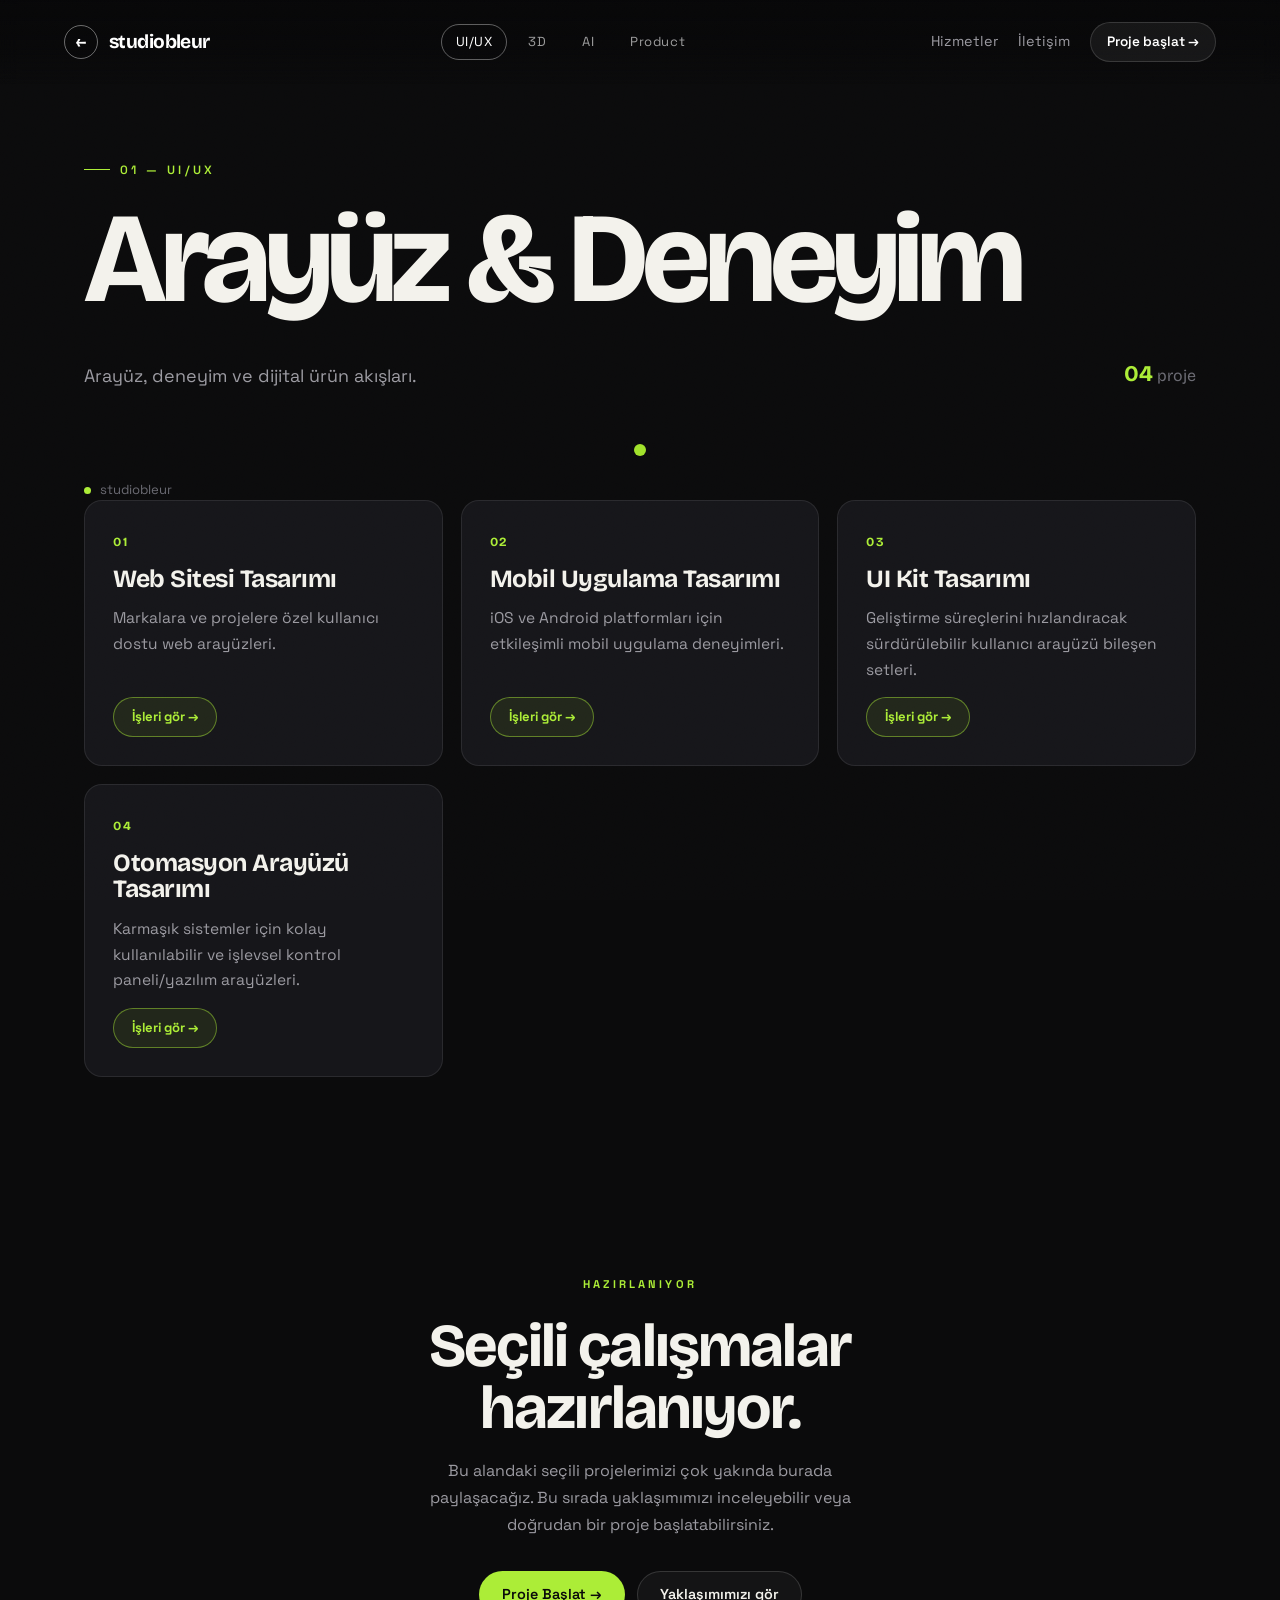
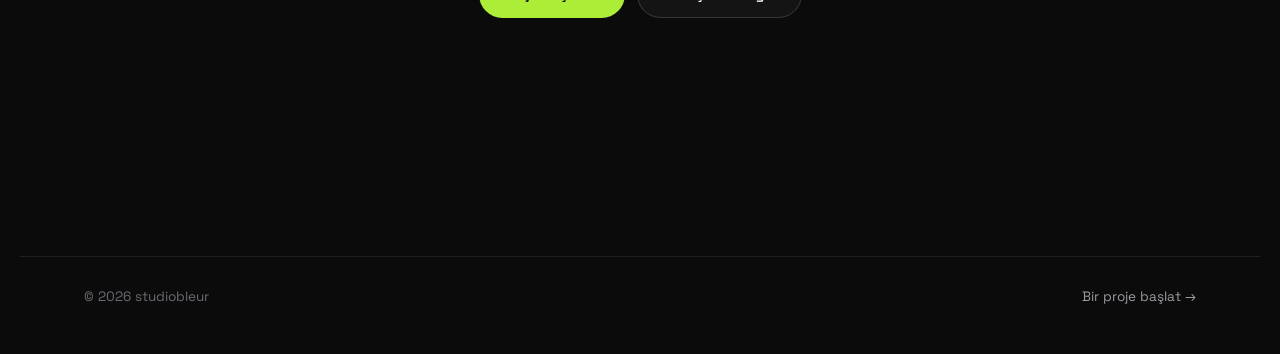
<file: isler.html>
<!DOCTYPE html>
<html lang="tr">
<head>
<style data-omelette-injected>html,body{background:transparent}</style><script data-omelette-injected>(()=>{{const W=new URLSearchParams(location.search).get("theme");if(W==="light"||W==="dark"){document.documentElement.dataset.theme=W}}{const W=()=>{try{if(document.querySelector('meta[name="color-scheme"]'))return;const V=getComputedStyle(document.documentElement).getPropertyValue("color-scheme").trim();if(V&&V!=="normal")return;const z=(j)=>{if(!j)return null;const H=getComputedStyle(j).backgroundColor.match(/^rgba?\(\s*(\d+)[,\s]+(\d+)[,\s]+(\d+)(?:[,\s/]+([\d.]+%?))?\s*\)$/);if(!H)return null;const F=H[4]==null?1:parseFloat(H[4])/(H[4].endsWith("%")?100:1);if(F<0.99)return null;return[+H[1],+H[2],+H[3]]};const G=z(document.body)||z(document.documentElement);if(!G)return;const K=(j)=>{const H=j/255;return H<=0.04045?H/12.92:((H+0.055)/1.055)**2.4};const D=0.2126*K(G[0])+0.7152*K(G[1])+0.0722*K(G[2]);document.documentElement.style.setProperty("color-scheme",D<0.4?"dark":"light")}catch{}};if(document.readyState==="complete")W();else window.addEventListener("load",W)}var b=["https://claude.ai","https://preview.claude.ai","https://82699c10-b4e0-498d-856c-a1f49902232b.claudeusercontent.com"];var p=true;var O=30000;var n=3000;document.addEventListener("DOMContentLoaded",()=>{const W=window.Babel;const V="om-src-id";if(W&&W.registerPlugin&&!(W.availablePlugins&&W.availablePlugins[V])){W.registerPlugin(V,({types:D})=>({visitor:{JSXOpeningElement(j,H){const F=j.node;if(F.name&&F.name.type==="JSXMemberExpression")return;for(let Q=0;Q<F.attributes.length;Q++){const $=F.attributes[Q];if($.type==="JSXAttribute"&&$.name&&$.name.name==="data-om-id")return}const P=H.file&&H.file.opts&&H.file.opts.filename||"?";const R=F.loc&&F.loc.start;const J=`jsx:${P}:${F.start??0}:${R?R.line:0}:${R?R.column+1:0}`;F.attributes.push(D.jsxAttribute(D.jsxIdentifier("data-om-id"),D.stringLiteral(J)))}}}))}const z="om-text-extract";let G=false;if(p&&W&&W.registerPlugin&&!(W.availablePlugins&&W.availablePlugins[z])){const D=window.React;if(D&&D.useSyncExternalStore&&D.createElement){G=true;const j={};const H=new Set;let F=0;window.__omTextO=j;window.__omTextSet=(J)=>{for(const Q in J){const $=J[Q];if($==null)delete j[Q];else j[Q]=$}F++;H.forEach((Q)=>Q())};const P=(J)=>{H.add(J);return()=>H.delete(J)};const R=()=>F;window.__OmT=function J(Q){D.useSyncExternalStore(P,R,R);return D.createElement("span",{"data-om-text":Q.i,className:"__om-t"},Q.i in j?j[Q.i]:Q.children)};W.registerPlugin(z,({types:J})=>{const Q={style:1,script:1,noscript:1,textarea:1,title:1,option:1,text:1,tspan:1,textPath:1};const $={placeholder:1,alt:1,title:1,label:1,"aria-label":1,"aria-description":1,"aria-placeholder":1};const Y=(q,M)=>J.logicalExpression("??",J.memberExpression(J.logicalExpression("||",J.memberExpression(J.identifier("window"),J.identifier("__omTextO")),J.objectExpression([])),J.stringLiteral(q),true),M);const Z=(q)=>q.file&&q.file.opts&&q.file.opts.filename||"?";const B=(q)=>q.file&&q.file.code||"";const U=(q,M)=>{const L=(X)=>X&&X.start!=null&&X.end!=null&&(X.type==="StringLiteral"||X.type==="TemplateLiteral"&&X.expressions.length===0)?[X.start,X.end]:null;const N=L(M);if(N)return N;if(M&&M.type==="Identifier"){const X=q.scope.getBinding(M.name);if(X&&X.constant&&X.path.node.type==="VariableDeclarator"){return L(X.path.node.init)}}return null};const x=(q,M,L)=>{const N=q.node;let X=false;const f=(w,A)=>{X=true;return J.jsxElement(J.jsxOpeningElement(J.jsxIdentifier("__OmT"),[J.jsxAttribute(J.jsxIdentifier("i"),J.stringLiteral(w))],false),J.jsxClosingElement(J.jsxIdentifier("__OmT")),[A],false)};const C=N.children.map((w)=>{if(w.type==="JSXText"){if(w.start==null||w.end==null)return w;const A=L.slice(w.start,w.end);const k=A.length-A.trimStart().length;const u=A.length-A.trimEnd().length;if(k+u>=A.length)return w;return f(`txt:${M}:${w.start+k}:${w.end-u}`,w)}if(w.type==="JSXExpressionContainer"){const A=U(q,w.expression);if(A)return f(`str:${M}:${A[0]}:${A[1]}`,w)}return w});if(X)N.children=C};return{visitor:{JSXOpeningElement(q,M){const L=q.node;const N=Z(M);const X={};for(let f=0;f<L.attributes.length;f++){const C=L.attributes[f];if(C.type!=="JSXAttribute"||!C.name)continue;const w=C.name.name;if(!$[w])continue;if(!C.value||C.value.type!=="StringLiteral")continue;if(C.value.start==null||C.value.end==null)continue;const A=`txt:${N}:${C.value.start}:${C.value.end}`;X[w]=A;C.value=J.jsxExpressionContainer(Y(A,J.stringLiteral(C.value.value)))}if(Object.keys(X).length){L.attributes.push(J.jsxAttribute(J.jsxIdentifier("data-om-text-attrs"),J.stringLiteral(JSON.stringify(X))))}},JSXElement(q,M){const L=q.node.openingElement;const N=L&&L.name&&L.name.name;if(N==="__OmT")return;if(typeof N==="string"&&Q[N])return;x(q,Z(M),B(M))},JSXFragment(q,M){x(q,Z(M),B(M))}}}})}}const K=G?["transform-react-jsx-source",V,z]:["transform-react-jsx-source",V];document.querySelectorAll('script[type="text/babel"],script[type="text/jsx"]').forEach((D,j)=>{const H=D.getAttribute("data-plugins")||"";const F=K.filter((P)=>H.indexOf(P)<0);if(F.length){D.setAttribute("data-plugins",H?`${H},${F.join(",")}`:F.join(","))}if(!D.hasAttribute("data-filename")){D.setAttribute("data-filename",D.getAttribute("src")||`inline-${j}`)}})});var v=window.parent;var g="not editable here — open the project in the Claude Design editor to save";var d=()=>Promise.resolve({persisted:false,noHost:true,reason:g});var S=d;var h="data/storage.json";var i=()=>{try{const W=new URL(document.baseURI);const V=W.pathname.match(/\/projects\/([^/]+)\/serve\//);if(V)return V[1];return W.hostname.split(".")[0]||""}catch{return location.hostname.split(".")[0]||""}};var o=()=>{try{const W=new URL(document.baseURI);const V=W.pathname.indexOf("/serve/");if(V>=0)return W.origin+W.pathname.slice(0,V+"/serve/".length)+h}catch{}return"./"+h};var I=null;var _=()=>{if(!I){I=fetch(o(),{cache:"no-store"}).then((W)=>{if(W.ok)return W.text();return W.status===404?"":null}).catch(()=>null).then((W)=>{if(W===null){I=null;return null}const V=new Map;if(!W)return V;let z;try{z=JSON.parse(W)}catch{console.warn("[omelette.storage] "+h+" is not valid JSON; treating the store as unreadable so a save cannot overwrite the "+"hand-edited bytes. Fix the JSON (or delete the file) to re-enable persistence.");I=null;return null}if(z===null||typeof z!=="object"||Array.isArray(z)){console.warn("[omelette.storage] "+h+" doesn't hold a JSON object; treating the store as unreadable so a save cannot "+"overwrite the hand-edited bytes. Make the top level a JSON object to re-enable persistence.");I=null;return null}const G=z;if("data"in G){const K=G.data;if(K===null||typeof K!=="object"||Array.isArray(K)){console.warn("[omelette.storage] "+h+' has a "data" field that is not a JSON object; treating the store as unreadable so a '+'save cannot overwrite the hand-edited bytes. Make "data" a JSON object to re-enable persistence.');I=null;return null}const D=G._meta;const j=D!==null&&typeof D==="object"?D.project:undefined;if(typeof j==="string"&&j!==""&&j!==i())return V;for(const H of Object.keys(K))V.set(H,K[H]);return V}for(const K of Object.keys(G)){if(K!=="_meta")V.set(K,G[K])}return V})}return I};var y=(W)=>S(h,JSON.stringify({_meta:{project:i(),version:1},data:Object.fromEntries(W)},null,2));var m=Promise.resolve();var T=(W)=>{const V=m.then(W);m=V.then(()=>{return},()=>{return});return V};var s=/sk-(?:ant-)?[A-Za-z0-9_-]{16,}|AKIA[0-9A-Z]{16}|gh[pousr]_[A-Za-z0-9]{20,}|xox[a-z]-[A-Za-z0-9][A-Za-z0-9-]{9,}|AIza[0-9A-Za-z_-]{30,}|-----BEGIN [A-Z ]*PRIVATE KEY-----/;var a=/password|passwd|secret|api[_-]?key|access[_-]?token|auth[_-]?token|credential/i;var r=(W,V,z)=>{if(s.test(V)||a.test(W)&&typeof z==="string"&&z.length>=8){console.warn('[omelette.storage] the value for "'+W+'" looks like a credential. The storage file is a plaintext project file — visible to '+"everyone with project access and copied when the project is duplicated. Do not store secrets here.")}};var l={persisted:false,reason:"could not load the existing store — not overwriting it"};var c={persisted:false,reason:"stored value changed since a failed read — re-read this key before saving"};var E=new Set;var t={get:(W)=>{if(typeof W!=="string"){return Promise.reject(new TypeError("storage.get: key must be a string"))}return T(_).then((V)=>{if(V===null){E.add(W);return null}E.delete(W);if(!V.has(W))return null;const z=V.get(W);return z==null?null:JSON.parse(JSON.stringify(z))})},set:(W,V)=>{if(typeof W!=="string"){return Promise.reject(new TypeError("storage.set: key must be a string"))}let z;try{z=JSON.stringify(V)}catch(K){return Promise.reject(new TypeError("storage.set: value must be JSON-serializable ("+String(K)+")"))}if(z===undefined){return Promise.reject(new TypeError("storage.set: value must be JSON-serializable"))}r(W,z,V);const G=JSON.parse(z);return T(()=>_().then((K)=>{if(K===null)return l;if(E.has(W)){if(K.has(W))return c;E.delete(W)}K.set(W,G);return y(K)}))},delete:(W)=>{if(typeof W!=="string"){return Promise.reject(new TypeError("storage.delete: key must be a string"))}return T(()=>_().then((V)=>{if(V===null)return l;if(E.has(W)){if(V.has(W))return c;E.delete(W)}V.delete(W);return y(V)}))},keys:()=>T(_).then((W)=>W===null?[]:Array.from(W.keys()))};window.omelette={writeFile:(W,V)=>S(W,V).then((z)=>{if(!z.persisted&&!z.noHost){throw new Error(z.reason||"write failed")}}),storage:t};if(v&&v!==window){const W=(J,Q)=>{try{v.postMessage({__omelette_log:true,type:J,data:Q},"*")}catch{}};["log","warn","error"].forEach((J)=>{const Q=console[J];console[J]=(...$)=>{const Y=$.map((Z)=>{try{return typeof Z==="object"?JSON.stringify(Z):String(Z)}catch{try{return String(Z)}catch{return"[unstringifiable]"}}}).join(" ");W(J,Y);Q.apply(console,$)}});window.addEventListener("error",(J)=>{const Q=J.target;if(Q&&Q!==window&&Q.tagName){const $=Q.src||Q.href||"";W("resource_error",`${Q.tagName} failed to load: ${$}`)}else{W("error",`${J.message||"Unknown error"} at ${J.filename||"?"}:${J.lineno||0}:${J.colno||0}`)}},true);window.addEventListener("unhandledrejection",(J)=>{const Q=J.reason;const $=Q instanceof Error?`${Q.message} ${Q.stack}`:String(Q);W("error",`Unhandled rejection: ${$}`)});window.addEventListener("click",(J)=>{if(J.defaultPrevented||J.button!==0)return;if(J.metaKey||J.ctrlKey||J.shiftKey||J.altKey)return;const Q=J.composedPath?J.composedPath():[];const $=["button","input","select","textarea","summary","label"];let Y=null;for(const x of Q){if(!(x instanceof Element))continue;if(x.localName==="a"){if(!(x instanceof HTMLAnchorElement))return;Y=x;break}if($.indexOf(x.localName)!==-1)return}if(!Y)return;if(Y.isContentEditable)return;const Z=Y.closest("[contenteditable]");if(Z&&Z.getAttribute("contenteditable")!=="false")return;const B=(Y.getAttribute("target")||"_self").toLowerCase();if(B!=="_self"&&B!=="_top"&&B!=="_parent")return;let U;try{U=new URL(Y.href)}catch{return}if(U.protocol!=="http:"&&U.protocol!=="https:")return;if(location.origin==="null")return;if(U.origin===location.origin)return;J.preventDefault();window.open(U.href,"_blank","noopener,noreferrer")});const V=()=>{try{v.postMessage({type:"omelette:height",height:document.documentElement.scrollHeight},"*")}catch{}};if(window.ResizeObserver)new ResizeObserver(V).observe(document.documentElement);const z=()=>{V();if(!document.querySelector('script[type="text/babel"],script[type="text/jsx"]'))return;const J=()=>document.getElementById("root")||document.querySelector("body > div[id]");const Q=J()?.firstElementChild??null;let $=0;const Y=()=>{const Z=J();if(Z&&Z.firstElementChild!==Q||++$>30){V();return}setTimeout(Y,100)};setTimeout(Y,100)};if(document.readyState==="complete")z();else window.addEventListener("load",z);const G={};let K=0;const D=(J)=>new Promise((Q,$)=>{if(!b.length){$(new Error("claude.complete: no parent origin"));return}const Y=`c${++K}`;const Z=()=>setTimeout(()=>{delete G[Y];$(new Error(`claude.complete: no data for ${O/1000}s`))},O);const B=Z();G[Y]={resolve:Q,reject:$,text:"",t:B,arm:Z};try{for(const U of b){v.postMessage({__om_api:true,id:Y,body:J},U)}}catch(U){clearTimeout(B);delete G[Y];$(U)}});const j=8;const H=async(J,Q)=>{if(!Array.isArray(J.messages)){throw new Error("claude.complete: tools require a messages array")}const $=J.messages.slice();const Y={...J,tools:J.tools.map((U)=>{if(U===null||typeof U!=="object")return U;const x={};for(const q of Object.keys(U)){if(typeof U[q]!=="function")x[q]=U[q]}return x})};const Z=Y.tool_choice;const B=Z!=null&&(Z.type==="any"||Z.type==="tool")?{...Y,tool_choice:Z.disable_parallel_tool_use!==undefined?{type:"auto",disable_parallel_tool_use:Z.disable_parallel_tool_use}:{type:"auto"}}:Y;for(let U=0;U<j;U++){const x=await D({...U===0?Y:B,messages:$});const q=x.message;const M=q&&Array.isArray(q.content)?q.content:null;const L=M?M.filter((X)=>X?.type==="tool_use"):[];if(q?.stop_reason!=="tool_use"||L.length===0){return x.text}const N=[];for(const X of L){const f=Q.get(X.name);if(!f){N.push({type:"tool_result",tool_use_id:X.id,content:`no handler for tool "${X.name}"`,is_error:true});continue}try{const C=await f(X.input);const w=typeof C==="string"?C:R(C)??"";N.push({type:"tool_result",tool_use_id:X.id,content:w})}catch(C){N.push({type:"tool_result",tool_use_id:X.id,content:String(C?.message??C??"tool handler failed"),is_error:true})}}$.push({role:"assistant",content:M},{role:"user",content:N})}throw new Error(`claude.complete: exceeded ${j} tool turns`)};window.claude={complete(J){const Q=J;if(Q!==null&&typeof Q==="object"&&Array.isArray(Q.tools)&&Q.tools.some(($)=>$!==null&&typeof $==="object"&&typeof $.run==="function")){const $=new Map;for(const Y of Q.tools){if(Y!==null&&typeof Y==="object"&&typeof Y.run==="function"){$.set(String(Y.name),Y.run)}}return H(Q,$)}return D(J).then(($)=>$.text)}};const F={};let P=0;S=(J,Q)=>new Promise(($)=>{if(!b.length){$({persisted:false,noHost:true,reason:g});return}const Y=`f${++P}`;const Z=setTimeout(()=>{delete F[Y];$({persisted:false,noHost:true,reason:g})},n);F[Y]={settle:$,t:Z};try{for(const B of b){v.postMessage({__om_file:true,id:Y,op:"write",path:J,content:Q},B)}}catch{clearTimeout(Z);delete F[Y];$({persisted:false,noHost:true,reason:g})}});const R=(J)=>{try{return JSON.stringify(J)}catch{return JSON.stringify(String(J))}};window.addEventListener("message",(J)=>{if(b.indexOf(J.origin)<0)return;if(J.source!==v)return;const Q=J.data;if(!Q)return;if(Q.type==="omelette-preview-refresh"){if(typeof Q.token!=="string"||!/^[0-9a-f.-]+(\.(rc|pr-[0-9]+))?(\.[0-9]+\.[0-9a-f]{16})?$/.test(Q.token))return;const Z=Math.max(1,Math.floor((Q.expiresAt||0)-Date.now()/1000));document.cookie="__Host-omelette-preview="+Q.token+"; Path=/; Secure; SameSite=None; Partitioned; Max-Age="+Z;return}if(Q.__om_file_r){const Z=F[Q.id];if(!Z)return;clearTimeout(Z.t);delete F[Q.id];Z.settle(Q.ok?{persisted:true}:{persisted:false,reason:Q.error||"write failed"});return}if(Q.__om_api_r){const Z=G[Q.id];if(!Z)return;if(Q.error!=null){clearTimeout(Z.t);delete G[Q.id];Z.reject(new Error(Q.error));return}if(Q.chunk!=null){clearTimeout(Z.t);Z.t=Z.arm();Z.text+=Q.chunk;return}if(Q.done){clearTimeout(Z.t);delete G[Q.id];Z.resolve({text:Q.text!=null?Q.text:Z.text,message:Q.message});return}return}if(!Q.__om_eval)return;const $=Q;const Y=(Z)=>{J.source.postMessage({...Z,__om_eval_r:1,id:$.id},J.origin)};try{const Z=(0,eval)($.code);if(Z&&typeof Z.then==="function"){Z.then((B)=>Y({ok:1,v:R(B)}),(B)=>Y({ok:0,e:String(B)}))}else{Y({ok:1,v:R(Z)})}}catch(Z){Y({ok:0,e:String(Z)})}})}})();
</script>

<meta charset="UTF-8" />
<meta name="viewport" content="width=device-width, initial-scale=1.0" />
<meta name="robots" content="noindex, follow" />
<link rel="icon" type="image/png" href="favicon.png" />
<title>Yönlendiriliyor… — studiobleur</title>
<script>
  (function () {
    var p = new URLSearchParams(location.search);
    var cat = p.get("kategori");
    var sub = p.get("subcat");
    var allowed = ["uiux", "3d", "ai", "product"];
    if (allowed.indexOf(cat) === -1) cat = "uiux";
    var url = "isler-" + cat + ".html" + (sub ? "?subcat=" + encodeURIComponent(sub) : "");
    location.replace(url);
  })();
</script>
<style>
  html,body{height:100%;margin:0;background:#0b0b0c;color:#9b9aa1;
    font-family:"Space Grotesk",system-ui,sans-serif;
    display:flex;align-items:center;justify-content:center;}
  a{color:#bef078;}
</style>
</head>
<body>
  <p>Yönlendiriliyor… <a href="isler-uiux.html">İşlere git →</a></p>
</body>
</html>
</file>
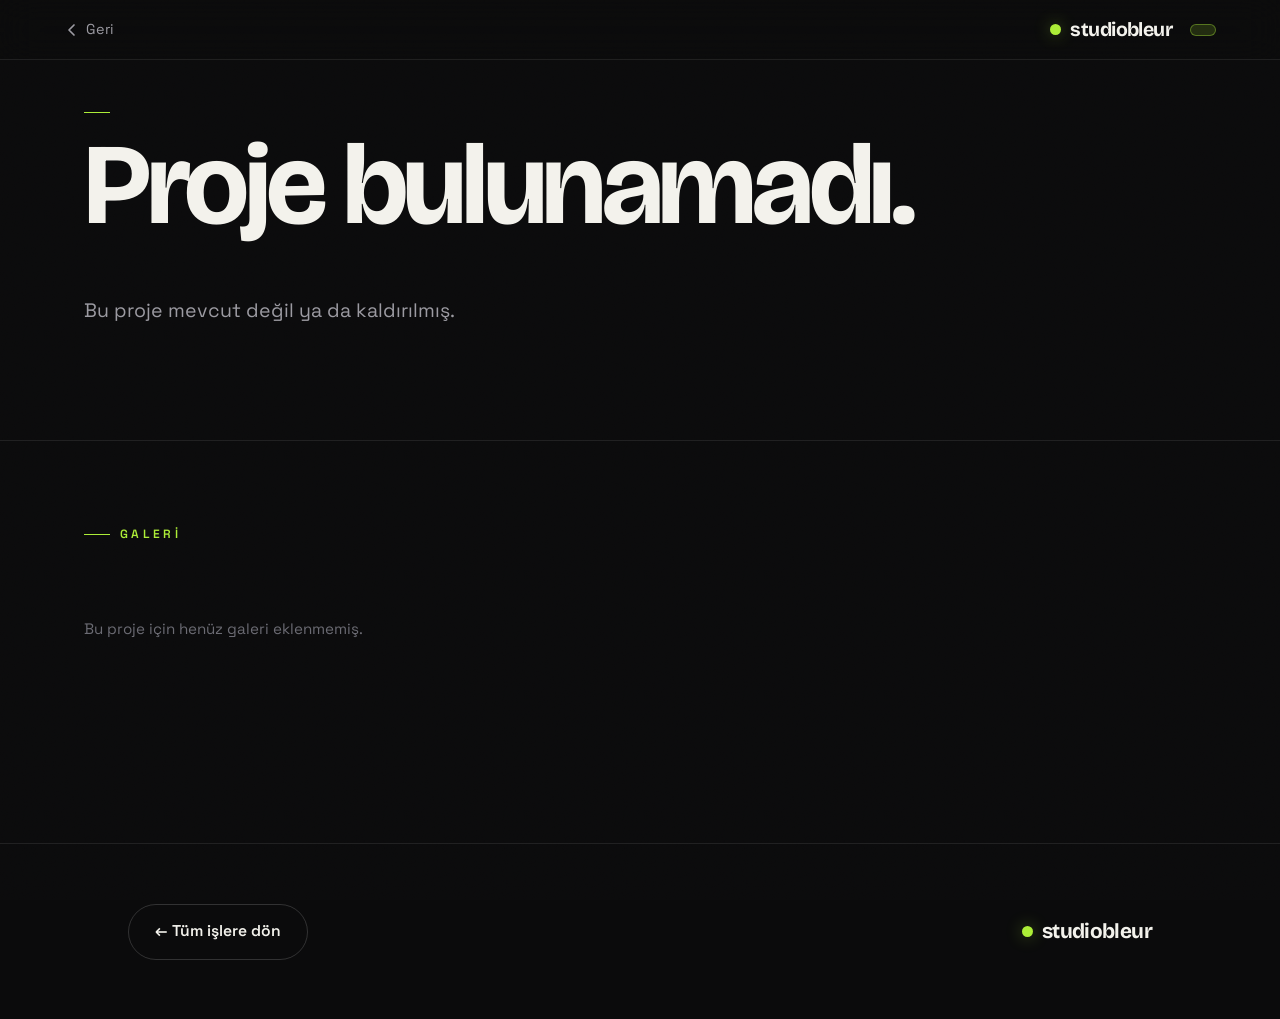
<file: proje.html>
<!DOCTYPE html>
<html lang="tr">
<head>
<style data-omelette-injected>html,body{background:transparent}</style><script data-omelette-injected>(()=>{{const W=new URLSearchParams(location.search).get("theme");if(W==="light"||W==="dark"){document.documentElement.dataset.theme=W}}{const W=()=>{try{if(document.querySelector('meta[name="color-scheme"]'))return;const V=getComputedStyle(document.documentElement).getPropertyValue("color-scheme").trim();if(V&&V!=="normal")return;const z=(j)=>{if(!j)return null;const H=getComputedStyle(j).backgroundColor.match(/^rgba?\(\s*(\d+)[,\s]+(\d+)[,\s]+(\d+)(?:[,\s/]+([\d.]+%?))?\s*\)$/);if(!H)return null;const F=H[4]==null?1:parseFloat(H[4])/(H[4].endsWith("%")?100:1);if(F<0.99)return null;return[+H[1],+H[2],+H[3]]};const G=z(document.body)||z(document.documentElement);if(!G)return;const K=(j)=>{const H=j/255;return H<=0.04045?H/12.92:((H+0.055)/1.055)**2.4};const D=0.2126*K(G[0])+0.7152*K(G[1])+0.0722*K(G[2]);document.documentElement.style.setProperty("color-scheme",D<0.4?"dark":"light")}catch{}};if(document.readyState==="complete")W();else window.addEventListener("load",W)}var b=["https://claude.ai","https://preview.claude.ai","https://82699c10-b4e0-498d-856c-a1f49902232b.claudeusercontent.com"];var p=true;var O=30000;var n=3000;document.addEventListener("DOMContentLoaded",()=>{const W=window.Babel;const V="om-src-id";if(W&&W.registerPlugin&&!(W.availablePlugins&&W.availablePlugins[V])){W.registerPlugin(V,({types:D})=>({visitor:{JSXOpeningElement(j,H){const F=j.node;if(F.name&&F.name.type==="JSXMemberExpression")return;for(let Q=0;Q<F.attributes.length;Q++){const $=F.attributes[Q];if($.type==="JSXAttribute"&&$.name&&$.name.name==="data-om-id")return}const P=H.file&&H.file.opts&&H.file.opts.filename||"?";const R=F.loc&&F.loc.start;const J=`jsx:${P}:${F.start??0}:${R?R.line:0}:${R?R.column+1:0}`;F.attributes.push(D.jsxAttribute(D.jsxIdentifier("data-om-id"),D.stringLiteral(J)))}}}))}const z="om-text-extract";let G=false;if(p&&W&&W.registerPlugin&&!(W.availablePlugins&&W.availablePlugins[z])){const D=window.React;if(D&&D.useSyncExternalStore&&D.createElement){G=true;const j={};const H=new Set;let F=0;window.__omTextO=j;window.__omTextSet=(J)=>{for(const Q in J){const $=J[Q];if($==null)delete j[Q];else j[Q]=$}F++;H.forEach((Q)=>Q())};const P=(J)=>{H.add(J);return()=>H.delete(J)};const R=()=>F;window.__OmT=function J(Q){D.useSyncExternalStore(P,R,R);return D.createElement("span",{"data-om-text":Q.i,className:"__om-t"},Q.i in j?j[Q.i]:Q.children)};W.registerPlugin(z,({types:J})=>{const Q={style:1,script:1,noscript:1,textarea:1,title:1,option:1,text:1,tspan:1,textPath:1};const $={placeholder:1,alt:1,title:1,label:1,"aria-label":1,"aria-description":1,"aria-placeholder":1};const Y=(q,M)=>J.logicalExpression("??",J.memberExpression(J.logicalExpression("||",J.memberExpression(J.identifier("window"),J.identifier("__omTextO")),J.objectExpression([])),J.stringLiteral(q),true),M);const Z=(q)=>q.file&&q.file.opts&&q.file.opts.filename||"?";const B=(q)=>q.file&&q.file.code||"";const U=(q,M)=>{const L=(X)=>X&&X.start!=null&&X.end!=null&&(X.type==="StringLiteral"||X.type==="TemplateLiteral"&&X.expressions.length===0)?[X.start,X.end]:null;const N=L(M);if(N)return N;if(M&&M.type==="Identifier"){const X=q.scope.getBinding(M.name);if(X&&X.constant&&X.path.node.type==="VariableDeclarator"){return L(X.path.node.init)}}return null};const x=(q,M,L)=>{const N=q.node;let X=false;const f=(w,A)=>{X=true;return J.jsxElement(J.jsxOpeningElement(J.jsxIdentifier("__OmT"),[J.jsxAttribute(J.jsxIdentifier("i"),J.stringLiteral(w))],false),J.jsxClosingElement(J.jsxIdentifier("__OmT")),[A],false)};const C=N.children.map((w)=>{if(w.type==="JSXText"){if(w.start==null||w.end==null)return w;const A=L.slice(w.start,w.end);const k=A.length-A.trimStart().length;const u=A.length-A.trimEnd().length;if(k+u>=A.length)return w;return f(`txt:${M}:${w.start+k}:${w.end-u}`,w)}if(w.type==="JSXExpressionContainer"){const A=U(q,w.expression);if(A)return f(`str:${M}:${A[0]}:${A[1]}`,w)}return w});if(X)N.children=C};return{visitor:{JSXOpeningElement(q,M){const L=q.node;const N=Z(M);const X={};for(let f=0;f<L.attributes.length;f++){const C=L.attributes[f];if(C.type!=="JSXAttribute"||!C.name)continue;const w=C.name.name;if(!$[w])continue;if(!C.value||C.value.type!=="StringLiteral")continue;if(C.value.start==null||C.value.end==null)continue;const A=`txt:${N}:${C.value.start}:${C.value.end}`;X[w]=A;C.value=J.jsxExpressionContainer(Y(A,J.stringLiteral(C.value.value)))}if(Object.keys(X).length){L.attributes.push(J.jsxAttribute(J.jsxIdentifier("data-om-text-attrs"),J.stringLiteral(JSON.stringify(X))))}},JSXElement(q,M){const L=q.node.openingElement;const N=L&&L.name&&L.name.name;if(N==="__OmT")return;if(typeof N==="string"&&Q[N])return;x(q,Z(M),B(M))},JSXFragment(q,M){x(q,Z(M),B(M))}}}})}}const K=G?["transform-react-jsx-source",V,z]:["transform-react-jsx-source",V];document.querySelectorAll('script[type="text/babel"],script[type="text/jsx"]').forEach((D,j)=>{const H=D.getAttribute("data-plugins")||"";const F=K.filter((P)=>H.indexOf(P)<0);if(F.length){D.setAttribute("data-plugins",H?`${H},${F.join(",")}`:F.join(","))}if(!D.hasAttribute("data-filename")){D.setAttribute("data-filename",D.getAttribute("src")||`inline-${j}`)}})});var v=window.parent;var g="not editable here — open the project in the Claude Design editor to save";var d=()=>Promise.resolve({persisted:false,noHost:true,reason:g});var S=d;var h="data/storage.json";var i=()=>{try{const W=new URL(document.baseURI);const V=W.pathname.match(/\/projects\/([^/]+)\/serve\//);if(V)return V[1];return W.hostname.split(".")[0]||""}catch{return location.hostname.split(".")[0]||""}};var o=()=>{try{const W=new URL(document.baseURI);const V=W.pathname.indexOf("/serve/");if(V>=0)return W.origin+W.pathname.slice(0,V+"/serve/".length)+h}catch{}return"./"+h};var I=null;var _=()=>{if(!I){I=fetch(o(),{cache:"no-store"}).then((W)=>{if(W.ok)return W.text();return W.status===404?"":null}).catch(()=>null).then((W)=>{if(W===null){I=null;return null}const V=new Map;if(!W)return V;let z;try{z=JSON.parse(W)}catch{console.warn("[omelette.storage] "+h+" is not valid JSON; treating the store as unreadable so a save cannot overwrite the "+"hand-edited bytes. Fix the JSON (or delete the file) to re-enable persistence.");I=null;return null}if(z===null||typeof z!=="object"||Array.isArray(z)){console.warn("[omelette.storage] "+h+" doesn't hold a JSON object; treating the store as unreadable so a save cannot "+"overwrite the hand-edited bytes. Make the top level a JSON object to re-enable persistence.");I=null;return null}const G=z;if("data"in G){const K=G.data;if(K===null||typeof K!=="object"||Array.isArray(K)){console.warn("[omelette.storage] "+h+' has a "data" field that is not a JSON object; treating the store as unreadable so a '+'save cannot overwrite the hand-edited bytes. Make "data" a JSON object to re-enable persistence.');I=null;return null}const D=G._meta;const j=D!==null&&typeof D==="object"?D.project:undefined;if(typeof j==="string"&&j!==""&&j!==i())return V;for(const H of Object.keys(K))V.set(H,K[H]);return V}for(const K of Object.keys(G)){if(K!=="_meta")V.set(K,G[K])}return V})}return I};var y=(W)=>S(h,JSON.stringify({_meta:{project:i(),version:1},data:Object.fromEntries(W)},null,2));var m=Promise.resolve();var T=(W)=>{const V=m.then(W);m=V.then(()=>{return},()=>{return});return V};var s=/sk-(?:ant-)?[A-Za-z0-9_-]{16,}|AKIA[0-9A-Z]{16}|gh[pousr]_[A-Za-z0-9]{20,}|xox[a-z]-[A-Za-z0-9][A-Za-z0-9-]{9,}|AIza[0-9A-Za-z_-]{30,}|-----BEGIN [A-Z ]*PRIVATE KEY-----/;var a=/password|passwd|secret|api[_-]?key|access[_-]?token|auth[_-]?token|credential/i;var r=(W,V,z)=>{if(s.test(V)||a.test(W)&&typeof z==="string"&&z.length>=8){console.warn('[omelette.storage] the value for "'+W+'" looks like a credential. The storage file is a plaintext project file — visible to '+"everyone with project access and copied when the project is duplicated. Do not store secrets here.")}};var l={persisted:false,reason:"could not load the existing store — not overwriting it"};var c={persisted:false,reason:"stored value changed since a failed read — re-read this key before saving"};var E=new Set;var t={get:(W)=>{if(typeof W!=="string"){return Promise.reject(new TypeError("storage.get: key must be a string"))}return T(_).then((V)=>{if(V===null){E.add(W);return null}E.delete(W);if(!V.has(W))return null;const z=V.get(W);return z==null?null:JSON.parse(JSON.stringify(z))})},set:(W,V)=>{if(typeof W!=="string"){return Promise.reject(new TypeError("storage.set: key must be a string"))}let z;try{z=JSON.stringify(V)}catch(K){return Promise.reject(new TypeError("storage.set: value must be JSON-serializable ("+String(K)+")"))}if(z===undefined){return Promise.reject(new TypeError("storage.set: value must be JSON-serializable"))}r(W,z,V);const G=JSON.parse(z);return T(()=>_().then((K)=>{if(K===null)return l;if(E.has(W)){if(K.has(W))return c;E.delete(W)}K.set(W,G);return y(K)}))},delete:(W)=>{if(typeof W!=="string"){return Promise.reject(new TypeError("storage.delete: key must be a string"))}return T(()=>_().then((V)=>{if(V===null)return l;if(E.has(W)){if(V.has(W))return c;E.delete(W)}V.delete(W);return y(V)}))},keys:()=>T(_).then((W)=>W===null?[]:Array.from(W.keys()))};window.omelette={writeFile:(W,V)=>S(W,V).then((z)=>{if(!z.persisted&&!z.noHost){throw new Error(z.reason||"write failed")}}),storage:t};if(v&&v!==window){const W=(J,Q)=>{try{v.postMessage({__omelette_log:true,type:J,data:Q},"*")}catch{}};["log","warn","error"].forEach((J)=>{const Q=console[J];console[J]=(...$)=>{const Y=$.map((Z)=>{try{return typeof Z==="object"?JSON.stringify(Z):String(Z)}catch{try{return String(Z)}catch{return"[unstringifiable]"}}}).join(" ");W(J,Y);Q.apply(console,$)}});window.addEventListener("error",(J)=>{const Q=J.target;if(Q&&Q!==window&&Q.tagName){const $=Q.src||Q.href||"";W("resource_error",`${Q.tagName} failed to load: ${$}`)}else{W("error",`${J.message||"Unknown error"} at ${J.filename||"?"}:${J.lineno||0}:${J.colno||0}`)}},true);window.addEventListener("unhandledrejection",(J)=>{const Q=J.reason;const $=Q instanceof Error?`${Q.message} ${Q.stack}`:String(Q);W("error",`Unhandled rejection: ${$}`)});window.addEventListener("click",(J)=>{if(J.defaultPrevented||J.button!==0)return;if(J.metaKey||J.ctrlKey||J.shiftKey||J.altKey)return;const Q=J.composedPath?J.composedPath():[];const $=["button","input","select","textarea","summary","label"];let Y=null;for(const x of Q){if(!(x instanceof Element))continue;if(x.localName==="a"){if(!(x instanceof HTMLAnchorElement))return;Y=x;break}if($.indexOf(x.localName)!==-1)return}if(!Y)return;if(Y.isContentEditable)return;const Z=Y.closest("[contenteditable]");if(Z&&Z.getAttribute("contenteditable")!=="false")return;const B=(Y.getAttribute("target")||"_self").toLowerCase();if(B!=="_self"&&B!=="_top"&&B!=="_parent")return;let U;try{U=new URL(Y.href)}catch{return}if(U.protocol!=="http:"&&U.protocol!=="https:")return;if(location.origin==="null")return;if(U.origin===location.origin)return;J.preventDefault();window.open(U.href,"_blank","noopener,noreferrer")});const V=()=>{try{v.postMessage({type:"omelette:height",height:document.documentElement.scrollHeight},"*")}catch{}};if(window.ResizeObserver)new ResizeObserver(V).observe(document.documentElement);const z=()=>{V();if(!document.querySelector('script[type="text/babel"],script[type="text/jsx"]'))return;const J=()=>document.getElementById("root")||document.querySelector("body > div[id]");const Q=J()?.firstElementChild??null;let $=0;const Y=()=>{const Z=J();if(Z&&Z.firstElementChild!==Q||++$>30){V();return}setTimeout(Y,100)};setTimeout(Y,100)};if(document.readyState==="complete")z();else window.addEventListener("load",z);const G={};let K=0;const D=(J)=>new Promise((Q,$)=>{if(!b.length){$(new Error("claude.complete: no parent origin"));return}const Y=`c${++K}`;const Z=()=>setTimeout(()=>{delete G[Y];$(new Error(`claude.complete: no data for ${O/1000}s`))},O);const B=Z();G[Y]={resolve:Q,reject:$,text:"",t:B,arm:Z};try{for(const U of b){v.postMessage({__om_api:true,id:Y,body:J},U)}}catch(U){clearTimeout(B);delete G[Y];$(U)}});const j=8;const H=async(J,Q)=>{if(!Array.isArray(J.messages)){throw new Error("claude.complete: tools require a messages array")}const $=J.messages.slice();const Y={...J,tools:J.tools.map((U)=>{if(U===null||typeof U!=="object")return U;const x={};for(const q of Object.keys(U)){if(typeof U[q]!=="function")x[q]=U[q]}return x})};const Z=Y.tool_choice;const B=Z!=null&&(Z.type==="any"||Z.type==="tool")?{...Y,tool_choice:Z.disable_parallel_tool_use!==undefined?{type:"auto",disable_parallel_tool_use:Z.disable_parallel_tool_use}:{type:"auto"}}:Y;for(let U=0;U<j;U++){const x=await D({...U===0?Y:B,messages:$});const q=x.message;const M=q&&Array.isArray(q.content)?q.content:null;const L=M?M.filter((X)=>X?.type==="tool_use"):[];if(q?.stop_reason!=="tool_use"||L.length===0){return x.text}const N=[];for(const X of L){const f=Q.get(X.name);if(!f){N.push({type:"tool_result",tool_use_id:X.id,content:`no handler for tool "${X.name}"`,is_error:true});continue}try{const C=await f(X.input);const w=typeof C==="string"?C:R(C)??"";N.push({type:"tool_result",tool_use_id:X.id,content:w})}catch(C){N.push({type:"tool_result",tool_use_id:X.id,content:String(C?.message??C??"tool handler failed"),is_error:true})}}$.push({role:"assistant",content:M},{role:"user",content:N})}throw new Error(`claude.complete: exceeded ${j} tool turns`)};window.claude={complete(J){const Q=J;if(Q!==null&&typeof Q==="object"&&Array.isArray(Q.tools)&&Q.tools.some(($)=>$!==null&&typeof $==="object"&&typeof $.run==="function")){const $=new Map;for(const Y of Q.tools){if(Y!==null&&typeof Y==="object"&&typeof Y.run==="function"){$.set(String(Y.name),Y.run)}}return H(Q,$)}return D(J).then(($)=>$.text)}};const F={};let P=0;S=(J,Q)=>new Promise(($)=>{if(!b.length){$({persisted:false,noHost:true,reason:g});return}const Y=`f${++P}`;const Z=setTimeout(()=>{delete F[Y];$({persisted:false,noHost:true,reason:g})},n);F[Y]={settle:$,t:Z};try{for(const B of b){v.postMessage({__om_file:true,id:Y,op:"write",path:J,content:Q},B)}}catch{clearTimeout(Z);delete F[Y];$({persisted:false,noHost:true,reason:g})}});const R=(J)=>{try{return JSON.stringify(J)}catch{return JSON.stringify(String(J))}};window.addEventListener("message",(J)=>{if(b.indexOf(J.origin)<0)return;if(J.source!==v)return;const Q=J.data;if(!Q)return;if(Q.type==="omelette-preview-refresh"){if(typeof Q.token!=="string"||!/^[0-9a-f.-]+(\.(rc|pr-[0-9]+))?(\.[0-9]+\.[0-9a-f]{16})?$/.test(Q.token))return;const Z=Math.max(1,Math.floor((Q.expiresAt||0)-Date.now()/1000));document.cookie="__Host-omelette-preview="+Q.token+"; Path=/; Secure; SameSite=None; Partitioned; Max-Age="+Z;return}if(Q.__om_file_r){const Z=F[Q.id];if(!Z)return;clearTimeout(Z.t);delete F[Q.id];Z.settle(Q.ok?{persisted:true}:{persisted:false,reason:Q.error||"write failed"});return}if(Q.__om_api_r){const Z=G[Q.id];if(!Z)return;if(Q.error!=null){clearTimeout(Z.t);delete G[Q.id];Z.reject(new Error(Q.error));return}if(Q.chunk!=null){clearTimeout(Z.t);Z.t=Z.arm();Z.text+=Q.chunk;return}if(Q.done){clearTimeout(Z.t);delete G[Q.id];Z.resolve({text:Q.text!=null?Q.text:Z.text,message:Q.message});return}return}if(!Q.__om_eval)return;const $=Q;const Y=(Z)=>{J.source.postMessage({...Z,__om_eval_r:1,id:$.id},J.origin)};try{const Z=(0,eval)($.code);if(Z&&typeof Z.then==="function"){Z.then((B)=>Y({ok:1,v:R(B)}),(B)=>Y({ok:0,e:String(B)}))}else{Y({ok:1,v:R(Z)})}}catch(Z){Y({ok:0,e:String(Z)})}})}})();
</script>

<link rel="icon" type="image/png" href="favicon.png"/>
<meta charset="UTF-8" />
<meta name="viewport" content="width=device-width, initial-scale=1.0" />
<title>Proje — studiobleur</title>
<link rel="preconnect" href="https://fonts.googleapis.com" />
<link rel="preconnect" href="https://fonts.gstatic.com" crossorigin />
<link href="https://fonts.googleapis.com/css2?family=Bricolage+Grotesque:opsz,wght@12..96,400;12..96,600;12..96,700&family=Space+Grotesk:wght@400;500;600&display=swap" rel="stylesheet" />
<link rel="stylesheet" href="styles.css" />
<link rel="stylesheet" href="proje.css" />
<!-- Google Analytics -->
<script async src="https://www.googletagmanager.com/gtag/js?id=G-7V0VEH0J0S"></script>
<script>
  window.dataLayer = window.dataLayer || [];
  function gtag(){dataLayer.push(arguments);}
  gtag('js', new Date());
  gtag('config', 'G-7V0VEH0J0S');
</script>
</head>
<body class="proje-body">

<!-- NAV -->
<nav class="pnav">
  <a href="isler.html" class="pnav-back" id="backBtn">
    <svg width="16" height="16" viewBox="0 0 16 16" fill="none"><path d="M10 3L5 8l5 5" stroke="currentColor" stroke-width="1.7" stroke-linecap="round" stroke-linejoin="round"/></svg>
    Geri
  </a>
  <a href="studiobleur.html" class="logo"><span class="dot"></span>studiobleur</a>
  <span class="pnav-cat" id="pnavCat"></span>
</nav>

<!-- PROJECT INFO -->
<section class="proje-info">
  <div class="wrap">
    <div class="proje-meta-row">
      <span class="eyebrow" id="projeCat"></span>
      <span class="proje-year" id="projeYear" hidden></span>
    </div>
    <h1 class="proje-title" id="projeTitle">—</h1>
    <div class="proje-tags" id="projeTags"></div>
    <p class="proje-desc" id="projeDesc"></p>
  </div>
</section>

<!-- GALLERY HEADER -->
<div class="proje-divider">
  <div class="wrap"><span class="eyebrow" id="galleryLabel">Galeri</span></div>
</div>

<!-- GALLERY -->
<section class="proje-gallery">
  <div class="wrap">
    <p class="g-empty" id="galleryEmpty">Bu proje için henüz galeri eklenmemiş.</p>
    <div class="g-frames" id="galleryFrames"></div>
  </div>
</section>

<!-- FOOTER -->
<footer class="proje-foot">
  <div class="wrap">
    <a href="isler.html" class="btn btn-ghost" id="footBack">← Tüm işlere dön</a>
    <a href="studiobleur.html" class="logo pf-logo"><span class="dot"></span>studiobleur</a>
  </div>
</footer>

<!-- Floating admin edit button (visible only when authenticated) -->
<button class="proje-admin-btn" id="projeEditBtn" hidden>✏ Düzenle</button>

<script src="works-data.js"></script>
<script src="portfolio.js"></script>
<script src="proje.js"></script>
<script src="admin.js"></script>
</body>
</html>
</file>
<file: styles.css>
/* ============================================================
   studiolume — design system
   Bold & experimental · vivid accents · medium motion
   ============================================================ */

:root {
  /* canvas */
  --bg:        #0b0b0c;
  --bg-2:      #101012;
  --surface:   #16161a;
  --surface-2: #1d1d22;
  --line:      rgba(255, 255, 255, 0.085);
  --line-2:    rgba(255, 255, 255, 0.16);

  /* ink */
  --text:  #f3f2ec;
  --muted: #9b9aa1;
  --faint: #6a6a72;

  /* vivid accents (shared chroma, varied hue) */
  --lime:      oklch(0.87 0.21 128);
  --lime-deep: oklch(0.72 0.19 132);
  --violet:    oklch(0.66 0.21 285);
  --coral:     oklch(0.74 0.2 32);
  --sky:       oklch(0.74 0.14 233);

  --lime-glow:   color-mix(in oklab, var(--lime), transparent 78%);
  --violet-glow: oklch(0.66 0.21 285 / 0.28);

  --marquee-dur: 28s;

  /* type */
  --display: "Bricolage Grotesque", "Space Grotesk", sans-serif;
  --body:    "Space Grotesk", -apple-system, sans-serif;

  /* rhythm */
  --maxw: 1240px;
  --pad: clamp(20px, 5vw, 88px);
  --r: 18px;

  --ease: cubic-bezier(0.22, 1, 0.36, 1);
}

* { box-sizing: border-box; margin: 0; padding: 0; }

html { scroll-behavior: smooth; -webkit-font-smoothing: antialiased; }

body {
  font-family: var(--body);
  background: var(--bg);
  color: var(--text);
  line-height: 1.5;
  cursor: default;
}

::selection { background: var(--lime); color: #0a0a0a; }

a { color: inherit; text-decoration: none; }
img { display: block; max-width: 100%; }

/* film-grain overlay for texture */
body::before {
  content: "";
  position: fixed;
  inset: 0;
  z-index: 9999;
  pointer-events: none;
  opacity: 0.04;
  mix-blend-mode: overlay;
  background-image: url("data:image/svg+xml,%3Csvg xmlns='http://www.w3.org/2000/svg' width='120' height='120'%3E%3Cfilter id='n'%3E%3CfeTurbulence type='fractalNoise' baseFrequency='0.9' numOctaves='3'/%3E%3C/filter%3E%3Crect width='100%25' height='100%25' filter='url(%23n)'/%3E%3C/svg%3E");
}

/* ---------- layout helpers ---------- */
.wrap { max-width: var(--maxw); margin-inline: auto; padding-inline: var(--pad); }
.section { padding-block: clamp(72px, 11vw, 150px); position: relative; }

.eyebrow {
  font-size: 12px;
  letter-spacing: 0.28em;
  text-transform: uppercase;
  color: var(--lime);
  font-weight: 600;
  display: inline-flex;
  align-items: center;
  gap: 10px;
}
.eyebrow::before {
  content: "";
  width: 26px;
  height: 1px;
  background: var(--lime);
  display: inline-block;
}

.section-head { max-width: 720px; margin-bottom: clamp(40px, 6vw, 72px); }
.section-head h2 {
  font-family: var(--display);
  font-weight: 700;
  font-size: clamp(2.2rem, 5.5vw, 4rem);
  line-height: 0.98;
  letter-spacing: -0.025em;
  margin-top: 20px;
}
.section-head p { color: var(--muted); font-size: clamp(1rem, 1.4vw, 1.18rem); margin-top: 22px; max-width: 560px; }

.accent { color: var(--lime); }
.accent-v { color: var(--violet); }

/* ---------- buttons ---------- */
.btn {
  display: inline-flex;
  align-items: center;
  gap: 10px;
  font-family: var(--body);
  font-weight: 600;
  font-size: 0.98rem;
  padding: 15px 26px;
  border-radius: 100px;
  border: 1px solid transparent;
  cursor: pointer;
  transition: transform 0.4s var(--ease), background 0.3s, color 0.3s, border-color 0.3s;
  will-change: transform;
}
.btn .arr { transition: transform 0.4s var(--ease); }
.btn:hover .arr { transform: translateX(5px); }

.btn-primary { background: var(--lime); color: #0a0a0a; }
.btn-primary:hover { background: #fff; }

.btn-ghost { background: transparent; color: var(--text); border-color: var(--line-2); }
.btn-ghost:hover { border-color: var(--lime); color: var(--lime); }

/* ============================================================
   NAV
   ============================================================ */
.nav {
  position: fixed;
  top: 0; left: 0; right: 0;
  z-index: 100;
  display: flex;
  align-items: center;
  justify-content: space-between;
  padding: 20px var(--pad);
  transition: background 0.4s, border-color 0.4s, padding 0.4s;
  border-bottom: 1px solid transparent;
}
.nav.scrolled {
  background: rgba(11, 11, 12, 0.72);
  backdrop-filter: blur(16px);
  border-bottom-color: var(--line);
  padding-block: 14px;
}
.logo {
  font-family: var(--display);
  font-weight: 700;
  font-size: 1.4rem;
  letter-spacing: -0.03em;
  display: flex;
  align-items: center;
  gap: 9px;
}
.logo .dot {
  width: 11px; height: 11px;
  border-radius: 50%;
  background: var(--lime);
  box-shadow: 0 0 16px 2px var(--lime-glow);
  animation: pulse 2.6s ease-in-out infinite;
}
@keyframes pulse {
  0%, 100% { transform: scale(1); opacity: 1; }
  50% { transform: scale(1.25); opacity: 0.75; }
}
.nav-links { display: flex; gap: 34px; align-items: center; }
.nav-links a {
  font-size: 0.92rem;
  color: var(--muted);
  position: relative;
  transition: color 0.3s;
}
.nav-links a::after {
  content: "";
  position: absolute;
  left: 0; bottom: -5px;
  width: 0; height: 1.5px;
  background: var(--lime);
  transition: width 0.35s var(--ease);
}
.nav-links a:hover { color: var(--text); }
.nav-links a:hover::after { width: 100%; }
.nav-cta { display: flex; align-items: center; gap: 18px; }
.menu-btn {
  display: none;
  flex-direction: column;
  justify-content: center;
  gap: 5px;
  width: 42px; height: 42px;
  border: 1px solid var(--line-2);
  border-radius: 11px;
  background: rgba(255,255,255,0.04);
  cursor: pointer;
  padding: 0 11px;
}
.menu-btn span {
  display: block;
  height: 2px;
  width: 100%;
  background: var(--text);
  border-radius: 2px;
  transition: transform 0.35s var(--ease), opacity 0.25s;
}
.menu-btn.open span:nth-child(1) { transform: translateY(7px) rotate(45deg); }
.menu-btn.open span:nth-child(2) { opacity: 0; }
.menu-btn.open span:nth-child(3) { transform: translateY(-7px) rotate(-45deg); }

/* mobile menu panel */
.mobile-menu {
  position: fixed;
  top: 0; right: 0;
  z-index: 99;
  width: min(78vw, 320px);
  height: 100dvh;
  background: var(--bg-2);
  border-left: 1px solid var(--line-2);
  padding: 96px 28px 32px;
  display: flex;
  flex-direction: column;
  gap: 4px;
  transform: translateX(100%);
  transition: transform 0.4s var(--ease);
  overflow-y: auto;
}
.mobile-menu.open { transform: translateX(0); box-shadow: -30px 0 80px rgba(0,0,0,0.5); }
.mobile-menu a {
  font-family: var(--display);
  font-weight: 600;
  font-size: 1.25rem;
  letter-spacing: -0.02em;
  color: var(--text);
  padding: 14px 0;
  border-bottom: 1px solid var(--line);
  transition: color 0.3s;
}
.mobile-menu a:hover { color: var(--lime); }
.mobile-menu .mm-cta {
  margin-top: 18px;
  border: none;
  background: var(--lime);
  color: #0a0a0a;
  text-align: center;
  border-radius: 100px;
  padding: 15px;
  font-size: 1rem;
}
body.menu-open { overflow: hidden; }

/* ============================================================
   HERO
   ============================================================ */
.hero {
  position: relative;
  height: 100vh;
  overflow: hidden;
}
.hero-flat {
  display: flex;
  flex-direction: column;
  justify-content: center;
  align-items: center;
  text-align: center;
  isolation: isolate;
}
/* ---- hero dönen kart şeridi (video gibi, tıklanmaz) ---- */
.hero-strip {
  position: absolute;
  left: 0; right: 0;
  bottom: 0;
  height: 42%;
  z-index: 1;
  display: flex;
  align-items: flex-end;
  justify-content: center;
  padding-bottom: 30px;
  pointer-events: none;
  perspective: 1600px;
  opacity: 0.42;
  overflow: hidden;
  -webkit-mask-image: linear-gradient(to top, #000 55%, transparent 100%), radial-gradient(120% 100% at 50% 100%, #000 55%, transparent 82%);
  -webkit-mask-composite: source-in;
          mask-image: linear-gradient(to top, #000 55%, transparent 100%), radial-gradient(120% 100% at 50% 100%, #000 55%, transparent 82%);
          mask-composite: intersect;
}
.hero-strip-stage {
  display: flex;
  flex-direction: column;
  gap: 16px;
  transform: rotateX(20deg) rotateZ(0deg) scale(1.02);
  transform-style: preserve-3d;
}
.hero-strip-row {
  display: flex;
  gap: 16px;
  width: max-content;
  animation: heroSlide 70s linear infinite;
}
.hero-strip-row.rev { display: none; }
@keyframes heroSlide { from { transform: translateX(0); } to { transform: translateX(-50%); } }
@keyframes heroSlideRev { from { transform: translateX(-50%); } to { transform: translateX(0); } }
.hero-card {
  position: relative;
  width: 208px;
  height: 130px;
  flex: none;
  border-radius: 13px;
  overflow: hidden;
  border: 1px solid var(--line-2);
  background: var(--surface-2);
  box-shadow: 0 16px 40px rgba(0,0,0,0.4);
}
.hero-card img { width: 100%; height: 100%; object-fit: cover; display: block; }
.hero-card .hc-ph { position: absolute; inset: 0; background: radial-gradient(120% 120% at 30% 20%, var(--hc-glow, var(--lime-glow)), transparent 70%); }
.hero-card .hc-cat {
  position: absolute;
  left: 10px; bottom: 10px;
  font-size: 0.62rem;
  font-weight: 700;
  letter-spacing: 0.08em;
  text-transform: uppercase;
  padding: 4px 9px;
  border-radius: 100px;
  color: #0a0a0a;
  background: var(--hc-c, var(--lime));
}
/* metni okunur tutan koyu vinyet */
.hero-strip-veil {
  position: absolute;
  inset: 0;
  z-index: 2;
  pointer-events: none;
  background: linear-gradient(to top, transparent 0%, color-mix(in oklab, var(--bg), transparent 40%) 45%, color-mix(in oklab, var(--bg), transparent 82%) 62%, transparent 78%);
}
@media (max-width: 680px) {
  .hero-strip { opacity: 0.32; height: 34%; }
  .hero-card { width: 150px; height: 94px; }
  .hero-strip-stage { gap: 12px; transform: rotateX(18deg) scale(1.0); }
}
@media (prefers-reduced-motion: reduce) {
  .hero-strip-row { animation: none !important; }
}
.hero-phase {
  position: absolute;
  inset: 0;
  display: flex;
  flex-direction: column;
  align-items: center;
  justify-content: center;
  padding: 80px var(--pad) 0;
  z-index: 5;
  will-change: opacity, transform;
}
.hero-phase.phase-b { opacity: 0; pointer-events: none; }
.phase-title {
  font-family: var(--display);
  font-weight: 700;
  font-size: clamp(2.6rem, 9vw, 6.6rem);
  line-height: 0.95;
  letter-spacing: -0.035em;
  color: #fff;
  text-shadow: 0 8px 60px rgba(0, 0, 0, 0.45);
  max-width: 14ch;
}
.phase-title em {
  font-style: italic;
  font-weight: 600;
  color: var(--lime);
  text-shadow: 0 0 44px color-mix(in oklab, var(--lime), transparent 45%);
}
.hero-bg {
  position: absolute;
  inset: 0;
  z-index: 0;
  pointer-events: none;
}
.orb {
  position: absolute;
  border-radius: 50%;
  filter: blur(70px);
  opacity: 0.55;
}
.orb-1 {
  width: 540px; height: 540px;
  background: var(--lime-glow);
  top: -120px; right: -60px;
  animation: float1 14s ease-in-out infinite;
}
.orb-2 {
  width: 460px; height: 460px;
  background: var(--violet-glow);
  bottom: -160px; left: -80px;
  animation: float2 17s ease-in-out infinite;
}
@keyframes float1 {
  0%, 100% { transform: translate(0, 0) scale(1); }
  50% { transform: translate(-50px, 50px) scale(1.12); }
}
@keyframes float2 {
  0%, 100% { transform: translate(0, 0) scale(1); }
  50% { transform: translate(60px, -40px) scale(1.08); }
}
/* ---- WebGL cosmic hero (Three.js) ---- */
.hero-fallback {
  position: absolute;
  inset: 0;
  z-index: 0;
  background:
    radial-gradient(70% 50% at 50% 88%, color-mix(in oklab, #4a6cff 70%, #ff0066) 0%, transparent 60%),
    linear-gradient(180deg, #02030a 0%, #060a1a 38%, #0a1330 56%, #0c1736 78%, #16244e 100%);
}
.hero-canvas {
  position: absolute;
  inset: 0;
  z-index: 1;
  width: 100%;
  height: 100%;
  display: block;
  pointer-events: none;
}
body.no-3d .hero-canvas { display: none; }

/* side menu */
.side-menu {
  position: absolute;
  left: clamp(16px, 3vw, 42px);
  top: 50%;
  transform: translateY(-50%);
  z-index: 6;
  display: flex;
  flex-direction: column;
  align-items: center;
  gap: 18px;
  opacity: 0;
  animation: fade 0.9s ease 0.4s forwards;
}
.side-menu .menu-icon { display: flex; flex-direction: column; gap: 5px; }
.side-menu .menu-icon span {
  width: 24px; height: 1.5px;
  background: color-mix(in oklab, #eaf0ff, transparent 25%);
  display: block;
}
.side-menu .menu-icon span:nth-child(2) { width: 16px; }
.side-menu .vert {
  writing-mode: vertical-rl;
  text-orientation: mixed;
  letter-spacing: 0.32em;
  font-size: 11px;
  text-transform: uppercase;
  color: color-mix(in oklab, #eaf0ff, transparent 45%);
}
.side-menu .vline { width: 1px; height: 56px; background: linear-gradient(var(--lime), transparent); }

.hero-inner {
  position: relative;
  z-index: 5;
  max-width: 1100px;
  padding-inline: var(--pad);
}
.hero-title {
  font-family: var(--display);
  font-weight: 700;
  font-size: clamp(3rem, 15vw, 11rem);
  line-height: 0.88;
  letter-spacing: -0.045em;
  color: #fff;
  margin: 24px 0 0;
  text-shadow: 0 8px 60px rgba(0, 0, 0, 0.45);
}
.hero-title .title-char { display: inline-block; will-change: transform, opacity; }
.hero-title em {
  font-style: italic;
  font-weight: 600;
  color: var(--lime);
}
.hero-eyebrow {
  opacity: 0;
  animation: fade 0.8s ease 0.2s forwards;
  color: color-mix(in oklab, var(--lime), white 8%);
}
.hero-bottom {
  display: flex;
  flex-direction: column;
  align-items: center;
  gap: 26px;
  margin-top: clamp(28px, 4vw, 46px);
  opacity: 0;
  animation: fade 0.9s ease 0.7s forwards;
}
@keyframes fade { to { opacity: 1; } }
.hero-sub {
  max-width: 540px;
  color: color-mix(in oklab, #eaf0ff, transparent 22%);
  font-size: 1.12rem;
}
.hero-actions { display: flex; gap: 14px; flex-wrap: wrap; justify-content: center; }

@media (max-width: 600px) {
  .side-menu { display: none; }
}

/* ============================================================
   MARQUEE
   ============================================================ */
.marquee {
  border-block: 1px solid var(--line);
  padding-block: 26px;
  overflow: hidden;
  white-space: nowrap;
  background: var(--bg-2);
}
.marquee-track {
  display: inline-flex;
  gap: 56px;
  align-items: center;
  will-change: transform;
}
.marquee-track span {
  font-family: var(--display);
  font-size: clamp(1.4rem, 3vw, 2.4rem);
  font-weight: 600;
  letter-spacing: -0.02em;
  color: var(--text);
  display: inline-flex;
  align-items: center;
  gap: 56px;
}
.marquee-track span::after {
  content: "";
  width: 12px; height: 12px;
  border-radius: 50%;
  background: var(--lime);
}
.marquee-track .dim { color: var(--faint); -webkit-text-stroke: 0; }
@keyframes scroll-x { to { transform: translateX(-50%); } }

/* ============================================================
   SERVICES
   ============================================================ */
.services-grid {
  display: grid;
  grid-template-columns: repeat(3, 1fr);
  gap: 20px;
}
.service {
  position: relative;
  background: var(--surface);
  border: 1px solid var(--line);
  border-radius: var(--r);
  padding: 36px 32px 32px;
  overflow: hidden;
  transition: transform 0.5s var(--ease), border-color 0.4s, background 0.4s;
  min-height: 420px;
  display: flex;
  flex-direction: column;
}
.service:hover { transform: translateY(-8px); border-color: var(--line-2); background: var(--surface-2); }
.service::after {
  content: "";
  position: absolute;
  inset: 0;
  background: radial-gradient(120% 90% at 50% 0%, var(--svc-glow, var(--lime-glow)), transparent 60%);
  opacity: 0;
  transition: opacity 0.5s;
  pointer-events: none;
}
.service:hover::after { opacity: 0.6; }
.service .num {
  font-family: var(--display);
  font-size: 0.9rem;
  color: var(--faint);
  font-weight: 600;
}
.service .ico {
  margin-top: 22px;
  width: 56px; height: 56px;
  border-radius: 14px;
  display: grid;
  place-items: center;
  background: var(--svc-soft, rgba(255,255,255,0.04));
  border: 1px solid var(--line);
  color: var(--svc-c, var(--lime));
}
.service .ico svg { width: 28px; height: 28px; }
.service h3 {
  font-family: var(--display);
  font-weight: 700;
  font-size: 1.65rem;
  letter-spacing: -0.02em;
  margin-top: auto;
  padding-top: 28px;
}
.service p { color: var(--muted); margin-top: 14px; font-size: 0.98rem; }
.service .tags { display: flex; flex-wrap: wrap; gap: 8px; margin-top: 22px; }
.service .tags span {
  font-size: 0.74rem;
  letter-spacing: 0.04em;
  padding: 5px 11px;
  border-radius: 100px;
  border: 1px solid var(--line);
  color: var(--muted);
  font-family: var(--body);
}

/* ============================================================
   COSMOS FIELD (interactive draggable services)
   ============================================================ */
.cosmos-section { padding-bottom: clamp(40px, 6vw, 80px); }
.cosmos-head { text-align: center; max-width: 720px; margin: 0 auto clamp(28px, 4vw, 48px); }
.cosmos-head .eyebrow { justify-content: center; }
.cosmos-head .eyebrow::before { display: none; }
.cosmos-head h2 {
  font-family: var(--display);
  font-weight: 700;
  font-size: clamp(2.2rem, 5.5vw, 4rem);
  line-height: 0.98;
  letter-spacing: -0.025em;
  margin-top: 18px;
}
.cosmos-head p { color: var(--muted); font-size: clamp(1rem, 1.4vw, 1.12rem); margin-top: 18px; }

.cosmos-field {
  position: relative;
  height: clamp(540px, 76vh, 800px);
  overflow: hidden;
  border-block: 1px solid var(--line);
  background:
    radial-gradient(60% 60% at 50% 50%, rgba(255,255,255,0.02), transparent 70%),
    var(--bg-2);
  touch-action: pan-y;
  user-select: none;
  -webkit-user-select: none;
  cursor: grab;
  -webkit-mask-image: linear-gradient(90deg, transparent, #000 7%, #000 93%, transparent);
          mask-image: linear-gradient(90deg, transparent, #000 7%, #000 93%, transparent);
}
.cosmos-field.dragging { cursor: grabbing; }
@media (pointer: fine) { .cosmos-field { cursor: none; } }

.cosmos-plane {
  position: absolute;
  inset: 0;
  z-index: 1;
  will-change: transform;
}
.ctile {
  position: absolute;
  left: 50%; top: 50%;
  margin: 0;
  font-family: var(--body);
  will-change: transform;
  -webkit-user-select: none;
  user-select: none;
}

/* discipline cards */
.ctile--disc {
  width: clamp(240px, 24vw, 304px);
  display: flex;
  flex-direction: column;
  align-items: flex-start;
  gap: 0;
  padding: 26px 26px 24px;
  background: rgba(22, 22, 26, 0.86);
  backdrop-filter: blur(8px);
  border: 1px solid var(--line);
  border-radius: var(--r);
  text-align: left;
  cursor: pointer;
  overflow: hidden;
  transition: border-color 0.4s var(--ease), box-shadow 0.5s var(--ease), background 0.4s;
}
.ctile--disc::after {
  content: "";
  position: absolute;
  inset: 0;
  background: radial-gradient(120% 90% at 50% 0%, color-mix(in oklab, var(--c), transparent 78%), transparent 62%);
  opacity: 0;
  transition: opacity 0.5s;
  pointer-events: none;
}
.ctile--disc.hot { border-color: color-mix(in oklab, var(--c), transparent 35%); box-shadow: 0 24px 70px -28px color-mix(in oklab, var(--c), transparent 30%); background: rgba(29, 29, 34, 0.92); }
.ctile--disc.hot::after { opacity: 0.8; }
.ctile-num {
  font-family: var(--display);
  font-size: 0.82rem;
  font-weight: 600;
  letter-spacing: 0.04em;
  color: var(--faint);
}
.ctile-ico {
  margin-top: 18px;
  width: 50px; height: 50px;
  border-radius: 13px;
  display: grid; place-items: center;
  background: color-mix(in oklab, var(--c), transparent 90%);
  border: 1px solid var(--line);
  color: var(--c);
}
.ctile-ico svg { width: 25px; height: 25px; }
.ctile-title {
  font-family: var(--display);
  font-weight: 700;
  font-size: 1.4rem;
  line-height: 1.04;
  letter-spacing: -0.02em;
  color: var(--text);
  margin-top: 22px;
}
.ctile-cue {
  margin-top: 18px;
  font-size: 0.88rem;
  font-weight: 600;
  color: var(--c);
  opacity: 0.0;
  transform: translateY(6px);
  transition: opacity 0.4s var(--ease), transform 0.4s var(--ease);
}
.ctile--disc.hot .ctile-cue { opacity: 1; transform: none; }

/* keyword chips */
.ctile--chip {
  transform-origin: center;
  font-size: clamp(0.84rem, 1.4vw, 1.05rem);
  font-weight: 500;
  letter-spacing: -0.01em;
  color: var(--muted);
  padding: 9px 17px;
  border: 1px solid var(--line);
  border-radius: 100px;
  background: rgba(16, 16, 18, 0.6);
  backdrop-filter: blur(4px);
  white-space: nowrap;
  transition: color 0.4s, border-color 0.4s;
}
.ctile--chip:hover { color: var(--text); border-color: var(--line-2); }

/* decorative dots */
.cdot {
  width: 4px; height: 4px;
  border-radius: 50%;
  background: var(--lime);
  opacity: 0.5;
}

/* drag hint + custom cursor */
.cosmos-hint {
  position: absolute;
  left: 50%; bottom: 18px;
  transform: translateX(-50%);
  z-index: 3;
  font-size: 11px;
  letter-spacing: 0.25em;
  text-transform: uppercase;
  color: var(--faint);
  pointer-events: none;
  transition: opacity 0.5s;
}
.cosmos-field.engaged .cosmos-hint { opacity: 0; }
.cosmos-cursor {
  position: absolute;
  top: 0; left: 0;
  z-index: 4;
  width: 74px; height: 74px;
  border-radius: 50%;
  background: color-mix(in oklab, var(--lime), transparent 12%);
  color: #0a0a0a;
  display: grid;
  place-items: center;
  font-size: 0.72rem;
  font-weight: 600;
  letter-spacing: 0.02em;
  transform: translate(-50%, -50%) scale(0);
  transition: transform 0.35s var(--ease), background 0.3s;
  pointer-events: none;
  will-change: transform, left, top;
}
.cosmos-field.show-cursor .cosmos-cursor { transform: translate(-50%, -50%) scale(1); }
.cosmos-field.cursor-hot .cosmos-cursor { background: #fff; }
@media (pointer: coarse) { .cosmos-cursor { display: none; } }

/* ============================================================
   STATS
   ============================================================ */
.stats {
  border-block: 1px solid var(--line);
  background: var(--bg-2);
}
.stats-grid {
  display: grid;
  grid-template-columns: repeat(4, 1fr);
}
.stat {
  padding: 8px 28px;
  border-left: 1px solid var(--line);
}
.stat:first-child { border-left: none; padding-left: 0; }
.stat .big {
  font-family: var(--display);
  font-weight: 700;
  font-size: clamp(2.8rem, 6vw, 4.6rem);
  line-height: 1;
  letter-spacing: -0.03em;
}
.stat .big .suf { color: var(--lime); }
.stat .lbl { color: var(--muted); margin-top: 12px; font-size: 0.95rem; }

/* ============================================================
   LANG PICKER
   ============================================================ */
.lang-picker {
  position: relative;
  display: flex;
  align-items: center;
}
.lang-btn {
  display: flex;
  align-items: center;
  gap: 6px;
  background: transparent;
  border: 1px solid rgba(255,255,255,0.12);
  border-radius: 100px;
  padding: 7px 12px;
  color: rgba(255,255,255,0.6);
  font-size: 0.88rem;
  cursor: pointer;
  transition: color 0.2s, border-color 0.2s, background 0.2s;
  line-height: 1;
}
.lang-btn:hover {
  color: #fff;
  border-color: rgba(190,240,120,0.4);
  background: rgba(190,240,120,0.06);
}
.lang-globe { flex-shrink: 0; }
#langCurrent { font-size: 1rem; line-height: 1; }

.lang-menu {
  display: none;
  position: absolute;
  top: calc(100% + 10px);
  right: 0;
  background: #13131a;
  border: 1px solid rgba(255,255,255,0.1);
  border-radius: 16px;
  padding: 8px;
  z-index: 9999;
  box-shadow: 0 24px 64px rgba(0,0,0,0.7), 0 0 0 1px rgba(255,255,255,0.04);
  flex-direction: column;
  gap: 2px;
  min-width: 140px;
}
.lang-menu.open { display: flex; }
.lang-menu-title {
  font-size: 0.64rem;
  font-weight: 700;
  letter-spacing: 0.18em;
  text-transform: uppercase;
  color: rgba(255,255,255,0.25);
  padding: 4px 10px 8px;
}
.lang-opt {
  display: flex;
  align-items: center;
  gap: 10px;
  padding: 9px 10px;
  border: none;
  background: transparent;
  color: rgba(255,255,255,0.55);
  font-size: 0.84rem;
  font-weight: 500;
  font-family: var(--body);
  border-radius: 10px;
  cursor: pointer;
  transition: background 0.2s, color 0.2s;
  width: 100%;
  text-align: left;
}
.lang-flag { font-size: 1.1rem; line-height: 1; }
.lang-name { letter-spacing: 0.06em; font-weight: 600; font-size: 0.78rem; }
.lang-opt:hover { background: rgba(255,255,255,0.06); color: #fff; }
.lang-opt.active { background: rgba(190,240,120,0.1); color: #bef078; }

.nav-cta {
  display: flex;
  align-items: center;
  gap: 10px;
}

/* ============================================================
   SERVICE CARDS — 4 kart grid
   ============================================================ */
.svc-grid {
  display: grid;
  grid-template-columns: repeat(4, 1fr);
  gap: 18px;
}
.svc-card {
  display: flex;
  flex-direction: column;
  gap: 14px;
  background: var(--surface);
  border: 1px solid var(--line);
  border-radius: 20px;
  padding: clamp(24px, 3vw, 36px);
  text-decoration: none;
  color: var(--text);
  transition: transform 0.45s var(--ease), border-color 0.35s, background 0.35s;
  position: relative;
  overflow: hidden;
}
.svc-card::before {
  content: "";
  position: absolute;
  inset: 0;
  background: radial-gradient(60% 50% at 50% 0%, color-mix(in oklab, var(--c, var(--lime)), transparent 80%), transparent 70%);
  opacity: 0;
  transition: opacity 0.45s;
  pointer-events: none;
}
.svc-card:hover { transform: translateY(-8px); border-color: var(--line-2); }
.svc-card:hover::before { opacity: 1; }

.svc-top {
  display: flex;
  align-items: center;
  justify-content: space-between;
}
.svc-num {
  font-family: var(--display);
  font-size: 0.72rem;
  font-weight: 700;
  letter-spacing: 0.18em;
  color: var(--faint);
}
.svc-ico {
  width: 46px; height: 46px;
  border-radius: 12px;
  background: color-mix(in oklab, var(--c, var(--lime)), transparent 88%);
  border: 1px solid color-mix(in oklab, var(--c, var(--lime)), transparent 68%);
  display: grid; place-items: center;
  color: var(--c, var(--lime));
  flex-shrink: 0;
}
.svc-label {
  font-size: 0.7rem;
  letter-spacing: 0.22em;
  text-transform: uppercase;
  color: var(--c, var(--lime));
  font-weight: 700;
}
.svc-title {
  font-family: var(--display);
  font-weight: 700;
  font-size: clamp(1.15rem, 1.8vw, 1.45rem);
  letter-spacing: -0.02em;
  line-height: 1.1;
}
.svc-desc {
  color: var(--muted);
  font-size: 0.9rem;
  line-height: 1.7;
  flex: 1;
  text-wrap: pretty;
}
.svc-out {
  font-size: 0.74rem;
  letter-spacing: 0.01em;
  line-height: 1.6;
  color: var(--faint);
  padding-top: 12px;
  margin-top: 2px;
  border-top: 1px solid var(--line);
}
.svc-cue {
  display: inline-flex;
  align-items: center;
  gap: 8px;
  margin-top: auto;
  align-self: flex-start;
  padding: 9px 18px;
  border-radius: 100px;
  white-space: nowrap;
  border: 1.5px solid color-mix(in oklab, var(--c, var(--lime)), transparent 55%);
  background: color-mix(in oklab, var(--c, var(--lime)), transparent 92%);
  font-size: 0.82rem;
  font-weight: 700;
  letter-spacing: 0.01em;
  color: var(--c, var(--lime));
  transition: background 0.35s, border-color 0.35s, gap 0.3s, transform 0.3s var(--ease);
}
.svc-cue::after {
  content: "→";
  display: inline-block;
  transition: transform 0.3s var(--ease);
}
.svc-card:hover .svc-cue {
  background: var(--c, var(--lime));
  border-color: var(--c, var(--lime));
  color: #0a0a0a;
  gap: 11px;
}
.svc-card:hover .svc-cue::after { transform: translateX(3px); }

@media (max-width: 960px) { .svc-grid { grid-template-columns: repeat(2,1fr); } }
@media (max-width: 560px) { .svc-grid { grid-template-columns: 1fr; } }

/* ============================================================
   PROCESS
   ============================================================ */
.process-grid { display: grid; grid-template-columns: repeat(4, 1fr); gap: 18px; }
.step {
  border-top: 2px solid var(--line);
  padding-top: 26px;
  position: relative;
  transition: border-color 0.4s;
}
.step:hover { border-top-color: var(--lime); }
.step .step-n {
  font-family: var(--display);
  font-size: 0.85rem;
  letter-spacing: 0.2em;
  color: var(--lime);
  font-weight: 600;
}
.step h4 {
  font-family: var(--display);
  font-size: 1.45rem;
  font-weight: 700;
  letter-spacing: -0.02em;
  margin: 16px 0 12px;
}
.step p { color: var(--muted); font-size: 0.95rem; }

/* ============================================================
   ABOUT / TEAM
   ============================================================ */
.about-grid {
  display: grid;
  grid-template-columns: 1.1fr 1fr;
  gap: clamp(36px, 5vw, 72px);
  align-items: center;
}
.about-copy h2 {
  font-family: var(--display);
  font-weight: 700;
  font-size: clamp(2rem, 4.6vw, 3.4rem);
  line-height: 1.02;
  letter-spacing: -0.025em;
}
.about-copy p { color: var(--muted); margin-top: 24px; font-size: 1.08rem; max-width: 520px; }
.about-copy .team {
  display: flex;
  gap: 14px;
  margin-top: 38px;
  flex-wrap: wrap;
}
.member { text-align: left; }
.member .ph { width: 78px; height: 78px; border-radius: 50%; }
.member .mn { font-weight: 600; margin-top: 12px; font-size: 0.95rem; }
.member .mr { color: var(--faint); font-size: 0.82rem; }
.about-visual {
  border-radius: var(--r);
  overflow: hidden;
  border: 1px solid var(--line);
  aspect-ratio: 4 / 5;
}

/* ============================================================
   TEAM CARDS (about section right column — 2 large portraits)
   ============================================================ */
.about-grid {
  grid-template-columns: 1fr 1fr;
  align-items: stretch;
}
.team-cards-v2 {
  display: grid;
  grid-template-columns: 1fr 1fr;
  gap: 18px;
  align-items: stretch;
}
.team-card {
  position: relative;
  background: var(--surface);
  border: 1px solid var(--line);
  border-radius: 20px;
  overflow: hidden;
  cursor: pointer;
  text-align: left;
  padding: 0;
  display: flex;
  flex-direction: column;
  transition: transform 0.5s var(--ease), border-color 0.4s;
}
.team-card:hover { transform: translateY(-8px); border-color: var(--line-2); }
.team-card.tc-offset { margin-top: 0; }
.tc-photo {
  position: relative;
  flex: 1;
  min-height: 220px;
  overflow: hidden;
  background: var(--surface-2);
}
.tc-photo img {
  width: 100%; height: 100%;
  object-fit: cover; object-position: top center; display: block;
  transition: transform 0.6s var(--ease);
}
.team-card:hover .tc-photo img { transform: scale(1.05); }
.tc-ph {
  position: absolute; inset: 0;
  background: repeating-linear-gradient(45deg, var(--surface) 0 12px, var(--surface-2) 12px 24px);
  display: grid; place-items: center;
}
.tc-overlay {
  position: absolute; inset: 0;
  background: linear-gradient(transparent 50%, rgba(0,0,0,0.72) 100%);
  display: flex; align-items: flex-end; justify-content: flex-end;
  padding: 16px;
  opacity: 0;
  transition: opacity 0.4s;
}
.team-card:hover .tc-overlay { opacity: 1; }
.tc-cue {
  font-family: var(--display);
  font-size: 0.88rem;
  font-weight: 700;
  color: var(--lime);
  letter-spacing: 0.04em;
}
.tc-info {
  padding: 16px 18px 18px;
  border-top: 1px solid var(--line);
}
.tc-name {
  display: block;
  font-family: var(--display);
  font-weight: 700;
  font-size: 1.12rem;
  letter-spacing: -0.02em;
  color: #bef078;
}
.tc-role {
  display: block;
  color: #ffffff;
  font-size: 0.82rem;
  margin-top: 3px;
}

/* ---- team bio modal ---- */
.team-modal {
  position: fixed; inset: 0;
  z-index: 1100;
  display: flex;
  align-items: center;
  justify-content: center;
  padding: 24px;
  background: rgba(0,0,0,0);
  backdrop-filter: blur(0px);
  pointer-events: none;
  transition: background 0.4s, backdrop-filter 0.4s;
}
.team-modal.open {
  background: rgba(0,0,0,0.82);
  backdrop-filter: blur(20px);
  pointer-events: all;
}
.team-modal-inner {
  position: relative;
  background: var(--surface);
  border: 1px solid var(--line-2);
  border-radius: 24px;
  max-width: 900px;
  width: min(900px, 96vw);
  max-height: 88vh;
  overflow: hidden;
  display: flex;
  flex-direction: row;
  opacity: 0;
  transform: translateY(28px) scale(0.97);
  transition: opacity 0.4s var(--ease), transform 0.4s var(--ease);
}
.team-modal.open .team-modal-inner {
  opacity: 1; transform: none;
}
.team-modal-close {
  position: absolute; top: 16px; right: 18px; z-index: 2;
  width: 34px; height: 34px; border-radius: 50%;
  border: 1px solid var(--line-2);
  background: var(--bg-2); color: var(--muted);
  font-size: 1.2rem; cursor: pointer; display: grid; place-items: center;
  transition: color 0.3s, border-color 0.3s;
}
.team-modal-close:hover { color: var(--lime); border-color: var(--lime); }
.tm-photo-wrap {
  flex: 0 0 45%;
  position: relative;
  border-radius: 24px 0 0 24px;
  overflow: hidden;
  background: var(--surface-2);
  min-height: 360px;
}
.tm-photo {
  position: absolute;
  inset: 0;
  width: 100%;
  height: 100%;
  object-fit: cover;
  object-position: top center;
  display: block;
}
.tm-photo.tc-ph { position: absolute; inset: 0; }
.tm-body {
  flex: 1;
  padding: 36px 40px;
  display: flex;
  flex-direction: column;
  gap: 16px;
  overflow-y: auto;
  max-height: 88vh;
  scrollbar-width: thin;
  scrollbar-color: var(--line-2) transparent;
}
.tm-name {
  font-family: var(--display);
  font-weight: 700;
  font-size: 1.9rem;
  letter-spacing: -0.03em;
  line-height: 1.05;
}
.tm-title {
  font-size: 0.85rem;
  letter-spacing: 0.14em;
  text-transform: uppercase;
  color: var(--lime);
  font-weight: 600;
}
.tm-bio {
  color: var(--muted);
  font-size: 1rem;
  line-height: 1.72;
}
.tm-row { display: flex; flex-direction: column; gap: 8px; }
.tm-lbl {
  font-size: 0.72rem;
  letter-spacing: 0.22em;
  text-transform: uppercase;
  color: var(--faint);
}
.tm-val { color: var(--text); font-size: 0.98rem; }
.tm-tags { display: flex; flex-wrap: wrap; gap: 7px; }
.tm-tags span {
  font-size: 0.76rem;
  color: var(--lime);
  border: 1px solid color-mix(in oklab, var(--lime), transparent 56%);
  border-radius: 100px;
  padding: 4px 12px;
  background: color-mix(in oklab, var(--lime), transparent 90%);
}
@media (max-width: 680px) {
  .team-modal-inner {
    flex-direction: column !important;
    width: min(94vw, 440px) !important;
    height: auto !important;
    max-height: 88vh !important;
    overflow-y: auto !important;
  }
  .tm-photo-wrap { flex: 0 0 300px !important; width: 100% !important; border-radius: 24px 24px 0 0 !important; min-height: 300px !important; }
  .tm-body {
    width: 100% !important;
    padding: 24px !important;
    max-height: none !important;
    align-items: flex-start !important;
  }
  .team-cards-v2 { grid-template-columns: 1fr; }
  .team-card.tc-offset { margin-top: 0; }
}

/* placeholder visuals */
image-slot {
  background: var(--surface);
  border: 1px solid var(--line);
  color: var(--faint);
  border-radius: 12px;
  overflow: hidden;
}
.who image-slot, .member image-slot { flex: none; }
.member image-slot { border-radius: 50%; }
.about-visual image-slot { border: none; border-radius: 0; width: 100%; height: 100%; }

.ph {
  position: relative;
  background:
    repeating-linear-gradient(45deg, var(--surface) 0 11px, var(--surface-2) 11px 22px);
  display: grid;
  place-items: center;
  overflow: hidden;
}
.ph .ph-lbl {
  font-family: var(--body);
  font-size: 0.72rem;
  letter-spacing: 0.08em;
  color: var(--faint);
  background: var(--bg);
  border: 1px solid var(--line);
  padding: 5px 11px;
  border-radius: 100px;
  text-transform: lowercase;
}

/* ============================================================
   TESTIMONIALS
   ============================================================ */
.t-grid { display: grid; grid-template-columns: repeat(3, 1fr); gap: 18px; }
.quote {
  background: var(--surface);
  border: 1px solid var(--line);
  border-radius: var(--r);
  padding: 32px;
  display: flex;
  flex-direction: column;
  transition: transform 0.5s var(--ease), border-color 0.4s;
}
.quote:hover { transform: translateY(-6px); border-color: var(--line-2); }
.quote .mark {
  font-family: var(--display);
  font-size: 3.4rem;
  line-height: 0.6;
  color: var(--lime);
  height: 30px;
}
.quote p { font-size: 1.06rem; margin: 22px 0 28px; flex: 1; }
.quote .who { display: flex; align-items: center; gap: 13px; margin-top: auto; }
.quote .who .ph { width: 44px; height: 44px; border-radius: 50%; flex: none; }
.quote .who .n { font-weight: 600; font-size: 0.92rem; }
.quote .who .r { color: var(--faint); font-size: 0.8rem; }
.quote .who .t-tag {
  flex: none;
  display: inline-flex; align-items: center;
  padding: 6px 12px; border-radius: 8px;
  font-size: 0.68rem; font-weight: 700; letter-spacing: 0.1em;
  background: rgba(255,255,255,0.05); border: 1px solid var(--line);
}
.quote .who .t-tag.t-lime { color: var(--lime); }
.quote .who .t-tag.t-coral { color: var(--coral); }
.quote .who .t-tag.t-violet { color: var(--violet); }

/* ============================================================
   FAQ
   ============================================================ */
.faq-layout { display: grid; grid-template-columns: 0.8fr 1.2fr; gap: clamp(36px, 5vw, 80px); align-items: start; }
.faq-list { border-top: 1px solid var(--line); }
.faq-item { border-bottom: 1px solid var(--line); }
.faq-q {
  width: 100%;
  background: none;
  border: none;
  cursor: pointer;
  display: flex;
  justify-content: space-between;
  align-items: center;
  gap: 24px;
  text-align: left;
  padding: 26px 0;
  color: var(--text);
  font-family: var(--display);
  font-weight: 600;
  font-size: clamp(1.1rem, 1.8vw, 1.42rem);
  letter-spacing: -0.01em;
}
.faq-q .pm {
  flex: none;
  width: 30px; height: 30px;
  border-radius: 50%;
  border: 1px solid var(--line-2);
  display: grid; place-items: center;
  position: relative;
  transition: background 0.3s, border-color 0.3s;
}
.faq-q .pm::before, .faq-q .pm::after {
  content: ""; position: absolute;
  background: currentColor;
  transition: transform 0.35s var(--ease);
}
.faq-q .pm::before { width: 12px; height: 1.5px; }
.faq-q .pm::after  { width: 1.5px; height: 12px; }
.faq-item.open .faq-q { color: var(--lime); }
.faq-item.open .pm { border-color: var(--lime); }
.faq-item.open .pm::after { transform: scaleY(0); }
.faq-a {
  max-height: 0;
  overflow: hidden;
  transition: max-height 0.45s var(--ease);
}
.faq-a p { color: var(--muted); padding-bottom: 26px; max-width: 600px; font-size: 1rem; }

/* ============================================================
   CTA + FOOTER
   ============================================================ */
.cta {
  position: relative;
  text-align: center;
  overflow: hidden;
}
.cta .orb { opacity: 0.4; }
.cta-inner { position: relative; z-index: 2; }
.cta h2 {
  font-family: var(--display);
  font-weight: 700;
  font-size: clamp(2.6rem, 9vw, 7rem);
  line-height: 0.92;
  letter-spacing: -0.04em;
}
.cta h2 em { font-style: italic; color: var(--lime); }
.cta p { color: var(--muted); font-size: 1.15rem; margin: 26px auto 38px; max-width: 480px; }
.cta-actions { display: flex; gap: 14px; justify-content: center; flex-wrap: wrap; }
.cta .mail {
  margin-top: 32px;
  font-family: var(--display);
  font-size: clamp(1.2rem, 3vw, 2rem);
  letter-spacing: -0.02em;
  border-bottom: 1px solid var(--line-2);
  display: inline-block;
  padding-bottom: 4px;
  transition: color 0.3s, border-color 0.3s;
}
.cta .mail:hover { color: var(--lime); border-color: var(--lime); }

footer {
  border-top: 1px solid var(--line);
  padding: 56px var(--pad) 40px;
}
.footer-top {
  max-width: var(--maxw);
  margin-inline: auto;
  display: flex;
  justify-content: space-between;
  align-items: flex-start;
  gap: 40px;
  flex-wrap: wrap;
}
.footer-top .logo { font-size: 1.7rem; }
.footer-cols { display: flex; gap: 64px; flex-wrap: wrap; }
.fcol h5 { font-size: 0.78rem; letter-spacing: 0.18em; text-transform: uppercase; color: var(--faint); margin-bottom: 16px; }
.fcol a { display: block; color: var(--muted); font-size: 0.95rem; padding: 5px 0; transition: color 0.3s; }
.fcol a:hover { color: var(--lime); }
.footer-bot {
  max-width: var(--maxw);
  margin: 48px auto 0;
  padding-top: 24px;
  border-top: 1px solid var(--line);
  display: flex;
  justify-content: space-between;
  gap: 20px;
  flex-wrap: wrap;
  color: var(--faint);
  font-size: 0.85rem;
}

/* ============================================================
   PROJECT MODAL
   ============================================================ */
.service { cursor: pointer; }
.service .open-cue {
  display: inline-flex;
  align-items: center;
  gap: 8px;
  margin-top: 20px;
  font-family: var(--body);
  font-size: 0.9rem;
  font-weight: 600;
  color: var(--svc-c, var(--lime));
}
.service .open-cue .arr { transition: transform 0.4s var(--ease); }
.service:hover .open-cue .arr { transform: translateX(5px); }

.modal-overlay {
  position: fixed;
  inset: 0;
  z-index: 200;
  display: flex;
  align-items: flex-start;
  justify-content: center;
  padding: clamp(16px, 5vh, 64px) var(--pad);
  background: rgba(5, 5, 7, 0.72);
  backdrop-filter: blur(10px);
  opacity: 0;
  pointer-events: none;
  transition: opacity 0.4s var(--ease);
  overflow-y: auto;
}
.modal-overlay.open { opacity: 1; pointer-events: auto; }
.modal {
  position: relative;
  width: min(1080px, 100%);
  background: var(--surface);
  border: 1px solid var(--line);
  border-radius: var(--r);
  padding: clamp(28px, 4vw, 52px);
  transform: translateY(24px) scale(0.99);
  opacity: 0;
  transition: transform 0.5s var(--ease), opacity 0.5s var(--ease);
  margin: auto;
}
.modal-overlay.open .modal { transform: none; opacity: 1; }
.modal-close {
  position: absolute;
  top: 20px; right: 20px;
  width: 44px; height: 44px;
  border-radius: 50%;
  border: 1px solid var(--line-2);
  background: var(--bg-2);
  color: var(--text);
  cursor: pointer;
  display: grid;
  place-items: center;
  font-size: 1.5rem;
  line-height: 1;
  transition: border-color 0.3s, color 0.3s, transform 0.4s var(--ease);
}
.modal-close:hover { border-color: var(--svc-c, var(--lime)); color: var(--svc-c, var(--lime)); transform: rotate(90deg); }
.modal-head { max-width: 660px; margin-bottom: clamp(28px, 4vw, 44px); }
.modal-head .eyebrow { color: var(--svc-c, var(--lime)); }
.modal-head .eyebrow::before { background: var(--svc-c, var(--lime)); }
.modal-head h3 {
  font-family: var(--display);
  font-weight: 700;
  font-size: clamp(1.9rem, 4.4vw, 3rem);
  letter-spacing: -0.025em;
  line-height: 1.0;
  margin-top: 18px;
}
.modal-head p { color: var(--muted); margin-top: 16px; font-size: 1.02rem; }

.modal-panel { display: none; }
.modal-panel.active { display: block; }

.proj-grid { display: grid; grid-template-columns: repeat(3, 1fr); gap: 18px; }
.proj { display: flex; flex-direction: column; }
.proj image-slot {
  width: 100%;
  aspect-ratio: 4 / 3;
  display: block;
  border-radius: 12px;
  border: 1px solid var(--line);
  overflow: hidden;
  background: var(--surface-2);
}
.proj h4 {
  font-family: var(--display);
  font-weight: 700;
  font-size: 1.18rem;
  letter-spacing: -0.015em;
  margin-top: 16px;
}
.proj p { color: var(--muted); font-size: 0.92rem; margin-top: 8px; flex: 1; }
.proj .proj-tags { display: flex; flex-wrap: wrap; gap: 7px; margin-top: 14px; }
.proj .proj-tags span {
  font-size: 0.72rem;
  letter-spacing: 0.03em;
  padding: 4px 10px;
  border-radius: 100px;
  border: 1px solid var(--line);
  color: var(--muted);
}
.modal-foot {
  margin-top: clamp(28px, 4vw, 44px);
  padding-top: 24px;
  border-top: 1px solid var(--line);
  display: flex;
  align-items: center;
  justify-content: space-between;
  gap: 18px;
  flex-wrap: wrap;
}
.modal-foot p { color: var(--muted); font-size: 0.95rem; }
body.modal-open { overflow: hidden; }

@media (max-width: 860px) { .proj-grid { grid-template-columns: repeat(2, 1fr); } }
@media (max-width: 560px) { .proj-grid { grid-template-columns: 1fr; } }

/* project image (data-driven, published) */
.proj-img {
  width: 100%;
  aspect-ratio: 4 / 3;
  border-radius: 12px;
  overflow: hidden;
  border: 1px solid var(--line);
  background: var(--surface-2);
}
.proj-img img { width: 100%; height: 100%; object-fit: cover; display: block; }
.proj-img--empty {
  display: grid;
  place-items: center;
  color: var(--faint);
  font-size: 0.78rem;
  letter-spacing: 0.04em;
}
.proj-empty { color: var(--muted); padding: 28px 0; font-size: 0.98rem; }

/* admin team panel */
.admin-team-member { padding-block: 8px; }
.atm-head { display: grid; grid-template-columns: auto 1fr; gap: 18px; align-items: start; margin-bottom: 14px; }
.atm-photo-label { display: inline-flex !important; width: auto !important; padding: 12px 16px !important; gap: 10px; align-items: center; }
.atm-thumb { flex: none; }
.atm-fields { display: flex; flex-direction: column; gap: 10px; }

/* ---- tablet admin erişim butonu — KALDIRILDI (sadece Ctrl+Shift+Y) ---- */
#adminTabBtn { display: none !important; }

/* ============================================================
   ADMIN PANEL (hidden — owner only)
   ============================================================ */
.admin-overlay {
  position: fixed;
  inset: 0;
  z-index: 300;
  display: none;
  align-items: flex-start;
  justify-content: center;
  padding: clamp(16px, 4vh, 48px) var(--pad);
  background: rgba(4, 4, 6, 0.86);
  backdrop-filter: blur(12px);
  overflow-y: auto;
}
.admin-overlay.open { display: flex; }
.admin {
  width: min(960px, 100%);
  background: var(--surface);
  border: 1px solid var(--line-2);
  border-radius: var(--r);
  padding: clamp(24px, 3.5vw, 40px);
  margin: auto;
}
.admin-top {
  display: flex;
  align-items: center;
  justify-content: space-between;
  gap: 16px;
  flex-wrap: wrap;
  margin-bottom: 8px;
}
.admin-top h2 {
  font-family: var(--display);
  font-weight: 700;
  font-size: 1.6rem;
  letter-spacing: -0.02em;
  display: flex;
  align-items: center;
  gap: 10px;
}
.admin-top .badge {
  font-family: var(--body);
  font-size: 0.66rem;
  letter-spacing: 0.16em;
  text-transform: uppercase;
  color: #0a0a0a;
  background: var(--lime);
  padding: 4px 9px;
  border-radius: 100px;
}
.admin-sub { color: var(--muted); font-size: 0.92rem; margin-bottom: 22px; }
.admin-tabs { display: flex; gap: 8px; flex-wrap: wrap; margin-bottom: 22px; }
.admin-tab {
  font-family: var(--body);
  font-size: 0.88rem;
  font-weight: 600;
  padding: 9px 16px;
  border-radius: 100px;
  border: 1px solid var(--line-2);
  background: transparent;
  color: var(--muted);
  cursor: pointer;
  transition: color 0.3s, border-color 0.3s, background 0.3s;
}
.admin-tab.active { color: #0a0a0a; background: var(--lime); border-color: var(--lime); }

.admin-form {
  display: grid;
  grid-template-columns: 1fr 1fr;
  gap: 14px;
  background: var(--bg-2);
  border: 1px solid var(--line);
  border-radius: 14px;
  padding: 20px;
  margin-bottom: 24px;
}
.admin-field { display: flex; flex-direction: column; gap: 7px; }
.admin-field.full { grid-column: 1 / -1; }
.admin-field label {
  font-size: 0.74rem;
  letter-spacing: 0.1em;
  text-transform: uppercase;
  color: var(--faint);
}
.admin-field input[type="text"],
.admin-field input[type="url"],
.admin-field textarea {
  font-family: var(--body);
  background: var(--surface);
  border: 1px solid var(--line-2);
  border-radius: 9px;
  padding: 11px 13px;
  color: var(--text);
  font-size: 0.95rem;
  resize: vertical;
}
.admin-field input:focus, .admin-field textarea:focus { outline: none; border-color: var(--lime); }
.admin-drop {
  border: 1px dashed var(--line-2);
  border-radius: 9px;
  padding: 16px;
  display: flex;
  align-items: center;
  gap: 14px;
  cursor: pointer;
  transition: border-color 0.3s, background 0.3s;
}
.admin-drop:hover { border-color: var(--lime); background: var(--surface); }
.admin-drop .thumb {
  width: 64px; height: 48px;
  border-radius: 7px;
  background: var(--surface-2);
  border: 1px solid var(--line);
  object-fit: cover;
  flex: none;
  display: grid;
  place-items: center;
  color: var(--faint);
  font-size: 0.65rem;
}
.admin-drop .thumb img { width: 100%; height: 100%; object-fit: cover; border-radius: 7px; }
.admin-drop span { color: var(--muted); font-size: 0.88rem; }
.admin-actions { display: flex; gap: 10px; flex-wrap: wrap; align-items: center; }

.admin-list { display: flex; flex-direction: column; gap: 10px; }
.admin-item {
  display: flex;
  align-items: center;
  gap: 14px;
  background: var(--bg-2);
  border: 1px solid var(--line);
  border-radius: 12px;
  padding: 12px;
}
.admin-item .ai-thumb {
  width: 76px; height: 57px;
  border-radius: 8px;
  object-fit: cover;
  flex: none;
  background: var(--surface-2);
  border: 1px solid var(--line);
  display: grid; place-items: center;
  color: var(--faint); font-size: 0.62rem;
}
.admin-item .ai-thumb img { width:100%; height:100%; object-fit: cover; border-radius: 8px; }
.admin-item .ai-meta { flex: 1; min-width: 0; }
.admin-item .ai-meta .t { font-weight: 600; font-size: 0.98rem; }
.admin-item .ai-meta .d { color: var(--muted); font-size: 0.84rem; margin-top: 3px; overflow: hidden; text-overflow: ellipsis; white-space: nowrap; }
.admin-item .ai-del {
  flex: none;
  border: 1px solid var(--line-2);
  background: transparent;
  color: var(--muted);
  border-radius: 8px;
  padding: 8px 12px;
  cursor: pointer;
  font-size: 0.84rem;
  transition: color 0.3s, border-color 0.3s;
}
.admin-item .ai-del:hover { color: var(--coral); border-color: var(--coral); }
.admin-empty { color: var(--faint); font-size: 0.9rem; padding: 16px 0; }

/* ---- admin gallery items ---- */
.admin-gallery { display: flex; flex-direction: column; gap: 8px; margin-top: 6px; }
.ag-item { display: flex; align-items: center; gap: 10px; background: var(--surface); border: 1px solid var(--line); border-radius: 10px; padding: 10px; }
.ag-thumb-label { flex: none; cursor: pointer; }
.ag-thumb { width: 72px; height: 54px; border-radius: 7px; background: var(--surface-2); border: 1px solid var(--line-2); display: grid; place-items: center; overflow: hidden; font-size: 0.76rem; color: var(--faint); transition: border-color 0.3s; }
.ag-thumb-label:hover .ag-thumb { border-color: var(--lime); }
.ag-thumb img { width: 100%; height: 100%; object-fit: cover; border-radius: 7px; display: block; }
.ag-cap-input { flex: 1; min-width: 0; font-family: var(--body); background: var(--bg-2); border: 1px solid var(--line-2); border-radius: 8px; padding: 10px 12px; color: var(--text); font-size: 0.9rem; }
.ag-cap-input:focus { outline: none; border-color: var(--lime); }
.ag-cap-input::placeholder { color: var(--faint); }
.ag-del { flex: none; border-radius: 8px !important; padding: 8px 12px !important; }

.admin-foot {
  margin-top: 26px;
  padding-top: 20px;
  border-top: 1px solid var(--line);
  display: flex;
  gap: 10px;
  flex-wrap: wrap;
  align-items: center;
  justify-content: space-between;
}
.admin-foot .left, .admin-foot .right { display: flex; gap: 10px; flex-wrap: wrap; }
.btn-sm {
  font-family: var(--body);
  font-size: 0.86rem;
  font-weight: 600;
  padding: 10px 16px;
  border-radius: 100px;
  border: 1px solid var(--line-2);
  background: transparent;
  color: var(--text);
  cursor: pointer;
  transition: border-color 0.3s, color 0.3s, background 0.3s;
}
.btn-sm:hover { border-color: var(--lime); color: var(--lime); }
.btn-sm.solid { background: var(--lime); color: #0a0a0a; border-color: var(--lime); }
.btn-sm.solid:hover { background: #fff; border-color: #fff; color: #0a0a0a; }

/* login gate */
.admin-gate { width: min(380px, 100%); margin: auto; text-align: center; }
.admin-gate h2 { font-family: var(--display); font-weight: 700; font-size: 1.5rem; margin-bottom: 8px; }
.admin-gate p { color: var(--muted); font-size: 0.9rem; margin-bottom: 20px; }
.admin-gate input {
  width: 100%;
  text-align: center;
  font-family: var(--body);
  font-size: 1.2rem;
  letter-spacing: 0.3em;
  background: var(--bg-2);
  border: 1px solid var(--line-2);
  border-radius: 10px;
  padding: 14px;
  color: var(--text);
  margin-bottom: 14px;
}
.admin-gate input:focus { outline: none; border-color: var(--lime); }
.admin-gate .err { color: var(--coral); font-size: 0.84rem; min-height: 20px; }
.admin-toast {
  position: fixed;
  bottom: 24px; left: 50%;
  transform: translateX(-50%) translateY(20px);
  background: var(--lime);
  color: #0a0a0a;
  font-weight: 600;
  font-size: 0.9rem;
  padding: 12px 22px;
  border-radius: 100px;
  z-index: 400;
  opacity: 0;
  pointer-events: none;
  transition: opacity 0.3s, transform 0.3s var(--ease);
}
.admin-toast.show { opacity: 1; transform: translateX(-50%) translateY(0); }

@media (max-width: 620px) {
  .admin-form { grid-template-columns: 1fr; }
}

/* ---- tweak-driven toggles ---- */
body.no-grain::before { display: none; }
body.calm .orb { animation: none !important; }
body.calm .marquee-track { animation-duration: 64s !important; }
body.calm .logo .dot { animation: none !important; }

/* ============================================================
   SPLINE 3D SHOWCASE
   ============================================================ */
.spline-card {
  position: relative;
  background: var(--surface);
  border: 1px solid var(--line);
  border-radius: 24px;
  overflow: hidden;
  display: grid;
  grid-template-columns: 1fr 1fr;
  min-height: clamp(420px, 55vh, 600px);
}
/* spotlight radial glow — follows mouse */
.spline-glow {
  position: absolute;
  inset: 0;
  pointer-events: none;
  z-index: 1;
  background: radial-gradient(
    600px circle at var(--mx, 50%) var(--my, 50%),
    rgba(255,255,255,0.055),
    transparent 50%
  );
  opacity: 0;
  transition: opacity 0.4s;
}
.spline-card:hover .spline-glow { opacity: 1; }

/* left: copy */
.spline-copy {
  position: relative;
  z-index: 2;
  padding: clamp(36px, 5vw, 72px);
  display: flex;
  flex-direction: column;
  justify-content: center;
  gap: clamp(18px, 2.5vw, 28px);
}
.spline-copy h2 {
  font-family: var(--display);
  font-weight: 700;
  font-size: clamp(2.2rem, 4.5vw, 3.8rem);
  line-height: 0.96;
  letter-spacing: -0.03em;
  margin: 4px 0 0;
}
.spline-copy h2 em { font-style: italic; color: var(--lime); }
.spline-copy p { color: var(--muted); font-size: 1.06rem; max-width: 400px; line-height: 1.68; }

/* right: spline viewer */
.spline-vp {
  position: relative;
  z-index: 2;
  overflow: hidden;
  border-left: 1px solid var(--line);
  background: #000;
}
/* loading indicator */
.spline-loader {
  position: absolute;
  inset: 0;
  display: flex;
  align-items: center;
  justify-content: center;
  gap: 8px;
  pointer-events: none;
  z-index: 3;
  transition: opacity 0.5s;
}
.spline-loader.gone { opacity: 0; }
.sl-dot {
  width: 8px; height: 8px;
  border-radius: 50%;
  background: var(--lime);
  animation: sl-bounce 1.1s ease-in-out infinite;
}
.sl-dot:nth-child(2) { animation-delay: 0.18s; }
.sl-dot:nth-child(3) { animation-delay: 0.36s; }
@keyframes sl-bounce {
  0%, 100% { transform: translateY(0); opacity: 0.5; }
  40% { transform: translateY(-10px); opacity: 1; }
}

@media (max-width: 768px) {
  .spline-card { grid-template-columns: 1fr; min-height: unset; }
  .spline-vp { border-left: none; border-top: 1px solid var(--line); height: 300px; }
}
.reveal {
  opacity: 0;
  transition: opacity 0.9s var(--ease);
}
.reveal.in { opacity: 1; }
.reveal[data-d="1"] { transition-delay: 0.08s; }
.reveal[data-d="2"] { transition-delay: 0.16s; }
.reveal[data-d="3"] { transition-delay: 0.24s; }

/* parallax layer — transform driven by scroll (see main.js) */
[data-parallax] { will-change: transform; }

@media (prefers-reduced-motion: reduce) {
  * { animation: none !important; transition: none !important; }
  .reveal { opacity: 1; transform: none; }
  .hero-title .title-char { transform: none !important; opacity: 1 !important; }
  .hero-eyebrow, .hero-bottom, .side-menu, .scroll-progress { opacity: 1 !important; }
}

/* ============================================================
   RESPONSIVE
   ============================================================ */
@media (max-width: 900px) {
  .nav-links { display: none; }
  /* mobil nav: hamburger menü göster, dil seçici kalsın */
  .nav { padding-left: 18px; padding-right: 18px; gap: 10px; }
  .menu-btn { display: flex; }
  .nav-cta { gap: 10px; flex-shrink: 0; }
  .nav-cta .btn-primary { display: none; }
  .nav .logo { margin-right: auto; }
  .services-grid { grid-template-columns: 1fr; }
  .stats-grid { grid-template-columns: repeat(2, 1fr); gap: 28px 0; }
  .stat { padding: 8px 22px; }
  .stat:nth-child(3) { border-left: none; padding-left: 0; }
  .process-grid { grid-template-columns: repeat(2, 1fr); gap: 32px 18px; }
  .about-grid { grid-template-columns: 1fr; }
  .about-visual { aspect-ratio: 16 / 10; }
  .t-grid { grid-template-columns: 1fr; }
  .faq-layout { grid-template-columns: 1fr; }
}
@media (max-width: 540px) {
  .stats-grid { grid-template-columns: 1fr; }
  .stat { border-left: none; padding-left: 0; border-top: 1px solid var(--line); padding-top: 22px; }
  .stat:first-child { border-top: none; padding-top: 8px; }
  .process-grid { grid-template-columns: 1fr; }
  .hero-bottom { flex-direction: column; align-items: flex-start; }
  /* hero butonları eşit genişlik, alt alta */
  .hero-actions { width: 100%; flex-direction: column; align-items: stretch; }
  .hero-actions .btn { width: 100%; justify-content: center; }
  /* dil seçici logodan uzak dursun */
  .nav-cta { gap: 8px; }
  .lang-picker { margin-right: 2px; }
  /* footer kolonları daralt */
  .footer-cols { gap: 32px; width: 100%; }
  .fcol { min-width: 40%; }
  .footer-bot { flex-direction: column; gap: 8px; }
}
</file>
<file: isler.css>
/* ============================================================
   studiolume — İŞLER sayfası (Aristide Benoist tarzı)
   Dev tipografi · imleç-takip görsel reveal · akıcı geçişler
   styles.css üstüne biner (tokenlar + fontlar oradan gelir)
   ============================================================ */

.isler-body {
  min-height: 100vh;
  background: var(--bg);
  cursor: default;
}
@media (pointer: fine) {
  .isler-body.has-rows { cursor: none; }
}

/* ---------- top bar ---------- */
.isler-nav {
  position: fixed;
  top: 0; left: 0; right: 0;
  z-index: 60;
  display: flex;
  align-items: center;
  justify-content: space-between;
  gap: 24px;
  padding: 22px var(--pad);
}
.isler-nav::before {
  content: "";
  position: absolute;
  inset: 0;
  background: linear-gradient(180deg, rgba(7,7,8,0.92) 0%, rgba(7,7,8,0.7) 55%, transparent 100%);
  backdrop-filter: blur(10px);
  -webkit-backdrop-filter: blur(10px);
  z-index: -1;
  pointer-events: none;
}
.isler-back {
  display: inline-flex;
  align-items: center;
  gap: 11px;
  font-family: var(--display);
  font-weight: 700;
  font-size: 1.2rem;
  letter-spacing: -0.03em;
  color: #fff;
}
/* sağ taraf — ana menü erişimi (tutarlı gezinme) */
.isler-nav-right {
  display: flex;
  align-items: center;
  gap: 20px;
  flex-shrink: 0;
}
.isler-nav-link {
  color: var(--muted);
  font-size: 0.9rem;
  text-decoration: none;
  transition: color 0.3s;
  white-space: nowrap;
}
.isler-nav-link:hover { color: #fff; }
.isler-nav-cta {
  font-size: 0.85rem;
  font-weight: 600;
  padding: 9px 16px;
  border-radius: 100px;
  background: rgba(255,255,255,0.06);
  border: 1px solid rgba(255,255,255,0.14);
  color: #fff;
  text-decoration: none;
  white-space: nowrap;
  transition: background 0.3s, border-color 0.3s;
}
.isler-nav-cta:hover { background: rgba(255,255,255,0.12); border-color: rgba(255,255,255,0.28); }
@media (max-width: 860px) {
  .isler-nav-right { display: none; }
}
.isler-back .bk {
  display: inline-grid;
  place-items: center;
  width: 34px; height: 34px;
  border: 1px solid rgba(255,255,255,0.4);
  border-radius: 50%;
  font-size: 1rem;
  transition: transform 0.4s var(--ease);
}
.isler-back:hover .bk { transform: translateX(-4px); }

.isler-switch { display: flex; gap: 6px; flex-wrap: wrap; }
.isler-switch a {
  font-size: 0.82rem;
  letter-spacing: 0.04em;
  color: rgba(255,255,255,0.6);
  padding: 7px 14px;
  border-radius: 100px;
  border: 1px solid transparent;
  transition: color 0.3s, border-color 0.3s;
}
.isler-switch a:hover { color: #fff; }
.isler-switch a.active {
  color: #fff;
  border-color: rgba(255,255,255,0.35);
}

/* ---------- header ---------- */
.isler-head {
  padding: clamp(120px, 17vh, 200px) var(--pad) clamp(40px, 6vw, 76px);
  max-width: var(--maxw);
  margin-inline: auto;
}
.isler-eyebrow {
  font-size: 12px;
  letter-spacing: 0.28em;
  text-transform: uppercase;
  font-weight: 600;
  color: var(--cat, var(--lime));
  display: inline-flex;
  align-items: center;
  gap: 10px;
}
.isler-eyebrow::before {
  content: "";
  width: 26px; height: 1px;
  background: var(--cat, var(--lime));
}
.isler-title {
  font-family: var(--display);
  font-weight: 700;
  font-size: clamp(3rem, 10vw, 8rem);
  line-height: 0.92;
  letter-spacing: -0.045em;
  margin: 22px 0 0;
  color: var(--text);
  text-wrap: balance;
}
.isler-sub {
  display: flex;
  gap: 40px;
  flex-wrap: wrap;
  align-items: flex-end;
  justify-content: space-between;
  margin-top: clamp(26px, 3vw, 40px);
}
.isler-sub p { color: var(--muted); max-width: 520px; font-size: clamp(1rem, 1.4vw, 1.15rem); }
.isler-count {
  font-family: var(--display);
  font-size: 1rem;
  color: var(--faint);
  white-space: nowrap;
}
.isler-count b { color: var(--cat, var(--lime)); font-size: 1.4rem; }

/* ---------- works list ---------- */
.works {
  max-width: var(--maxw);
  margin: clamp(20px, 4vw, 50px) auto 0;
  padding-inline: var(--pad);
  border-top: 1px solid var(--line);
}
.work-row {
  position: relative;
  display: grid;
  grid-template-columns: minmax(94px, auto) 1fr auto;
  align-items: center;
  gap: 24px;
  padding: clamp(20px, 3vw, 34px) 0;
  border-bottom: 1px solid var(--line);
  color: var(--text);
  isolation: isolate;
}
/* lead: index + gradient hint thumbnail */
.work-row .w-lead {
  display: flex;
  align-items: center;
  gap: 16px;
}
.work-row .w-idx {
  font-family: var(--body);
  font-size: 0.9rem;
  color: var(--faint);
  font-variant-numeric: tabular-nums;
  transition: color 0.4s var(--ease);
}
.work-row .w-hint {
  position: relative;
  width: 52px; height: 40px;
  border-radius: 9px;
  overflow: hidden;
  flex: none;
  border: 1px solid var(--line);
  background:
    radial-gradient(120% 130% at 20% 10%, color-mix(in oklab, var(--cat, var(--lime)), transparent 35%), transparent 60%),
    linear-gradient(135deg, color-mix(in oklab, var(--cat, var(--lime)), transparent 55%), var(--surface-2));
  display: grid;
  place-items: center;
  transition: width 0.5s var(--ease), height 0.5s var(--ease), transform 0.5s var(--ease), box-shadow 0.5s var(--ease);
}
.work-row .w-hint img { width: 100%; height: 100%; object-fit: cover; }
.work-row .w-hint .wh-glyph {
  font-family: var(--display);
  font-weight: 700;
  font-size: 0.82rem;
  letter-spacing: -0.02em;
  color: #0a0a0a;
  mix-blend-mode: hard-light;
  opacity: 0.85;
}
.work-row .w-name {
  font-family: var(--display);
  font-weight: 700;
  font-size: clamp(1.7rem, 5.2vw, 4rem);
  line-height: 1;
  letter-spacing: -0.03em;
  transition: transform 0.5s var(--ease), color 0.4s var(--ease), opacity 0.4s;
  transform-origin: left center;
  will-change: transform;
}
.work-row .w-meta {
  display: flex;
  gap: 10px;
  align-items: center;
  justify-self: end;
  color: var(--muted);
  font-size: 0.86rem;
  text-align: right;
  transition: color 0.4s, opacity 0.4s;
}
.work-row .w-meta .yr { color: var(--faint); }
.work-row .w-meta .tg {
  padding: 4px 11px;
  border: 1px solid var(--line);
  border-radius: 100px;
  white-space: nowrap;
}
.work-row .w-go {
  height: 32px;
  padding: 0 14px;
  border-radius: 100px;
  border: 1px solid var(--line-2);
  display: inline-flex; align-items: center; gap: 7px;
  font-size: 0.78rem; font-weight: 700; white-space: nowrap;
  opacity: 0.6;
  transform: translateX(0);
  transition: opacity 0.4s var(--ease), transform 0.5s var(--ease), background 0.3s, color 0.3s, border-color 0.3s;
}
.work-row .w-go-txt { letter-spacing: 0.01em; }

/* hover state (desktop): dim siblings, push name, paint accent */
@media (hover: hover) and (pointer: fine) {
  .work-row .w-hint { transform: scale(0.92); opacity: 0.7; }
  .works.hovering .work-row .w-name { opacity: 0.3; }
  .works.hovering .work-row .w-meta { opacity: 0.28; }
  .works.hovering .work-row .w-hint { opacity: 0.35; }
  .work-row:hover .w-name { opacity: 1; transform: translateX(22px); color: var(--cat, var(--lime)); }
  .work-row:hover .w-meta { opacity: 1; }
  .work-row:hover .w-idx { color: var(--cat, var(--lime)); }
  .work-row:hover .w-hint {
    opacity: 1; transform: scale(1.18);
    box-shadow: 0 14px 34px -12px color-mix(in oklab, var(--cat, var(--lime)), transparent 40%);
  }
  .work-row:hover .w-go { opacity: 1; transform: none; background: var(--cat, var(--lime)); color: #0a0a0a; border-color: transparent; }
}
/* touch: show inline thumbnail */
.work-row .w-thumb { display: none; }
@media (hover: none), (pointer: coarse) {
  /* kompakt tek satır: numara · küçük görsel · ad · İşe git */
  .work-row {
    grid-template-columns: auto 1fr auto;
    align-items: center;
    gap: 14px;
    padding: 16px 0;
  }
  .work-row .w-lead { gap: 12px; }
  .work-row .w-idx { font-size: 0.8rem; }
  /* küçük görseli göster */
  .work-row .w-hint {
    display: block;
    width: 56px; height: 56px;
    border-radius: 12px;
    flex-shrink: 0;
  }
  .work-row .w-hint img { border-radius: 12px; }
  .work-row .w-name {
    font-size: 1.15rem;
    transform: none !important;
    opacity: 1 !important;
    line-height: 1.2;
  }
  /* İşe git butonu görünür, sağda */
  .work-row .w-meta {
    grid-column: auto;
    justify-self: end;
    margin-top: 0;
    flex-direction: row;
    align-items: center;
  }
  .work-row .w-meta .yr,
  .work-row .w-meta .tg { display: none; }
  .work-row .w-go {
    display: inline-flex;
    opacity: 1 !important;
    transform: none !important;
    background: transparent;
    border: 1px solid var(--cat, var(--lime));
    color: var(--cat, var(--lime));
    white-space: nowrap;
  }
  /* büyük görseli gizle */
  .work-row .w-thumb { display: none !important; }
}

/* çok dar ekran: İşe git butonu metni kısalsın */
@media (max-width: 440px) {
  .work-row .w-go-txt { display: none; }
  .work-row .w-go { width: 32px; padding: 0; justify-content: center; }
  .work-row .w-name { font-size: 1.02rem; }
}

/* ---------- cursor-following reveal image ---------- */
.reveal-img {
  position: fixed;
  top: 0; left: 0;
  z-index: 40;
  width: clamp(240px, 26vw, 380px);
  aspect-ratio: 4 / 5;
  border-radius: 12px;
  overflow: hidden;
  pointer-events: none;
  transform: translate(-50%, -50%) scale(0.6);
  opacity: 0;
  transition: opacity 0.4s var(--ease), transform 0.5s var(--ease);
  box-shadow: 0 30px 90px -30px rgba(0,0,0,0.8);
  will-change: transform, left, top;
}
.reveal-img.show { opacity: 1; transform: translate(-50%, -50%) scale(1); }
.reveal-img .ri-inner { position: absolute; inset: 0; }
.reveal-img img { width: 100%; height: 100%; object-fit: cover; }
@media (hover: none), (pointer: coarse) { .reveal-img { display: none; } }
@media (prefers-reduced-motion: reduce) { .reveal-img { transition: opacity 0.3s; } }

/* striped placeholder (matches index .ph) */
.ph-stripe {
  position: absolute; inset: 0;
  background: repeating-linear-gradient(45deg, var(--surface) 0 11px, var(--surface-2) 11px 22px);
  display: grid; place-items: center;
}
.ph-stripe span {
  font-size: 0.72rem; letter-spacing: 0.08em; color: var(--faint);
  background: var(--bg); border: 1px solid var(--line);
  padding: 5px 11px; border-radius: 100px;
}

/* custom cursor dot */
.isler-cursor {
  position: fixed; top: 0; left: 0; z-index: 70;
  width: 12px; height: 12px; border-radius: 50%;
  background: var(--cat, var(--lime));
  transform: translate(-50%, -50%) scale(1);
  pointer-events: none;
  transition: width 0.3s var(--ease), height 0.3s var(--ease), background 0.3s;
  mix-blend-mode: difference;
}
.isler-cursor.big { width: 76px; height: 76px; background: #fff; }
.isler-cursor .lbl {
  position: absolute; inset: 0; display: grid; place-items: center;
  color: #0a0a0a; font-size: 0.72rem; font-weight: 600;
  opacity: 0; transition: opacity 0.3s;
}
.isler-cursor.big .lbl { opacity: 1; }
@media (hover: none), (pointer: coarse), (prefers-reduced-motion: reduce) {
  .isler-cursor { display: none; }
}

/* when lightbox is open: bring the real cursor back, hide the field cursor + reveal */
body.lb-active.isler-body,
body.lb-active.isler-body.has-rows { cursor: auto; }
body.lb-active .isler-cursor,
body.lb-active .reveal-img { opacity: 0 !important; }

/* ---------- empty state ---------- */
.isler-empty {
  max-width: 620px;
  margin: 20px auto;
  padding: clamp(48px, 9vw, 110px) var(--pad);
  text-align: center;
  display: flex;
  flex-direction: column;
  align-items: center;
}
.ie-eyebrow {
  font-size: 0.7rem;
  font-weight: 700;
  letter-spacing: 0.28em;
  text-transform: uppercase;
  color: var(--cat, var(--lime));
  margin-bottom: 22px;
}
.isler-empty .big {
  font-family: var(--display);
  font-weight: 700;
  font-size: clamp(2.1rem, 6vw, 3.8rem);
  letter-spacing: -0.03em;
  line-height: 1.02;
  color: var(--text);
}
.isler-empty p { color: var(--muted); margin-top: 18px; line-height: 1.7; max-width: 460px; text-wrap: pretty; }
.ie-actions { display: flex; gap: 12px; flex-wrap: wrap; justify-content: center; margin-top: 32px; }
.ie-btn {
  display: inline-flex; align-items: center; gap: 8px;
  padding: 12px 22px; border-radius: 100px;
  font-size: 0.9rem; font-weight: 600; white-space: nowrap;
  border: 1px solid rgba(255,255,255,0.14);
  background: rgba(255,255,255,0.04);
  color: var(--text); transition: background 0.3s, border-color 0.3s;
}
.ie-btn:hover { background: rgba(255,255,255,0.1); border-color: rgba(255,255,255,0.28); }
.ie-btn-primary {
  background: var(--cat, var(--lime)); color: #0a0a0a; border-color: transparent;
}
.ie-btn-primary:hover { filter: brightness(1.08); background: var(--cat, var(--lime)); }
@media (max-width: 480px) {
  .ie-actions { width: 100%; flex-direction: column; }
  .ie-btn { width: 100%; justify-content: center; }
}
.isler-demo-note {
  max-width: var(--maxw);
  margin: 0 auto;
  padding: 14px var(--pad) 0;
  font-size: 0.82rem;
  color: var(--faint);
  display: flex; align-items: center; gap: 9px;
}
.isler-demo-note::before {
  content: ""; width: 7px; height: 7px; border-radius: 50%;
  background: var(--cat, var(--lime)); flex: none;
}

/* ---------- detail lightbox ---------- */
.lightbox {
  position: fixed; inset: 0; z-index: 200;
  background: rgba(7,7,8,0.92);
  backdrop-filter: blur(10px);
  display: grid;
  place-items: center;
  padding: clamp(20px, 5vw, 64px);
  opacity: 0; visibility: hidden;
  transition: opacity 0.4s, visibility 0.4s;
  cursor: zoom-out;          /* clicking the backdrop closes → make that obvious */
}
.lightbox .lightbox-inner,
.lightbox .lightbox-close { cursor: auto; }
.lightbox .lightbox-close { cursor: pointer; }
.lightbox.open { opacity: 1; visibility: visible; }
/* close hint pinned bottom-center */
.lightbox-hint {
  position: fixed;
  left: 50%; bottom: 24px;
  transform: translateX(-50%);
  z-index: 201;
  font-size: 0.78rem;
  letter-spacing: 0.12em;
  text-transform: uppercase;
  color: var(--muted);
  display: flex; align-items: center; gap: 10px;
  pointer-events: none;
}
.lightbox-hint kbd {
  font-family: var(--body);
  font-size: 0.72rem;
  border: 1px solid var(--line-2);
  border-radius: 6px;
  padding: 2px 8px;
  color: var(--text);
}
.lightbox-inner {
  display: grid;
  grid-template-columns: 1.3fr 1fr;
  gap: clamp(24px, 4vw, 56px);
  max-width: 1100px;
  width: 100%;
  align-items: center;
  transform: translateY(18px);
  transition: transform 0.5s var(--ease);
}
.lightbox.open .lightbox-inner { transform: none; }
.lightbox-visual {
  aspect-ratio: 4/3;
  border-radius: var(--r);
  overflow: hidden;
  border: 1px solid var(--line);
  position: relative;
}
.lightbox-visual img { width: 100%; height: 100%; object-fit: cover; }
.lightbox-info .eyebrow { color: var(--cat, var(--lime)); }
.lightbox-info h3 {
  font-family: var(--display);
  font-weight: 700;
  font-size: clamp(2rem, 4vw, 3.2rem);
  line-height: 1;
  letter-spacing: -0.03em;
  margin: 16px 0 0;
}
.lightbox-info p { color: var(--muted); margin-top: 18px; font-size: 1.05rem; }
.lightbox-info .lb-tags { display: flex; flex-wrap: wrap; gap: 8px; margin-top: 22px; }
.lightbox-info .lb-tags span {
  font-size: 0.78rem; padding: 5px 12px;
  border: 1px solid var(--line); border-radius: 100px; color: var(--muted);
}
.lightbox-close {
  position: fixed; top: 22px; right: 22px;
  width: 48px; height: 48px; border-radius: 50%;
  border: 1px solid var(--line-2); background: transparent;
  color: var(--text); font-size: 1.5rem; cursor: pointer;
  transition: background 0.3s, color 0.3s, transform 0.4s var(--ease);
}
.lightbox-close:hover { background: #fff; color: #0a0a0a; transform: rotate(90deg); }

@media (max-width: 820px) {
  .lightbox-inner { grid-template-columns: 1fr; }
}

/* ---------- mini footer ---------- */
.isler-foot {
  max-width: var(--maxw);
  margin: clamp(60px, 10vw, 130px) auto 0;
  padding: 30px var(--pad) 46px;
  border-top: 1px solid var(--line);
  display: flex; justify-content: space-between; gap: 20px; flex-wrap: wrap;
  color: var(--faint); font-size: 0.85rem;
}
.isler-foot a { color: var(--muted); }
.isler-foot a:hover { color: var(--cat, var(--lime)); }

/* ---------- owner edit FAB ---------- */
.isler-edit {
  position: fixed;
  right: 22px; bottom: 22px;
  z-index: 80;
  cursor: pointer;
  font-family: var(--body);
  font-weight: 600;
  font-size: 0.9rem;
  color: #0a0a0a;
  background: var(--cat, var(--lime));
  border: none;
  padding: 13px 20px;
  border-radius: 100px;
  box-shadow: 0 16px 40px -16px rgba(0,0,0,0.7);
  transition: transform 0.4s var(--ease), filter 0.3s;
}
.isler-edit:hover { transform: translateY(-3px); filter: brightness(1.08); }
.isler-edit[hidden] { display: none; }

/* ============================================================
   SUBCAT CARDS — alt kategori kart grid'i
   ============================================================ */
.sc-cards-wrap[hidden] { display: none; }
.sc-cards-wrap {
  max-width: var(--maxw);
  margin: 0 auto clamp(40px, 7vw, 100px);
  padding-inline: var(--pad);
  display: grid;
  grid-template-columns: repeat(auto-fill, minmax(280px, 1fr));
  gap: 18px;
}
.sc-card {
  position: relative;
  background: var(--surface);
  border: 1px solid var(--line);
  border-radius: 18px;
  padding: 32px 28px 28px;
  display: flex;
  flex-direction: column;
  gap: 14px;
  text-decoration: none;
  color: var(--text);
  overflow: hidden;
  transition: transform 0.45s var(--ease), border-color 0.35s, background 0.35s;
  min-height: 200px;
}
.sc-card::after {
  content: "";
  position: absolute;
  inset: 0;
  background: radial-gradient(80% 70% at 50% 0%, color-mix(in oklab, var(--cat, var(--lime)), transparent 85%), transparent 65%);
  opacity: 0;
  transition: opacity 0.45s;
  pointer-events: none;
}
.sc-card:hover { transform: translateY(-7px); border-color: var(--line-2); background: var(--surface-2); }
.sc-card:hover::after { opacity: 1; }
.sc-card-num {
  font-family: var(--display);
  font-size: 0.78rem;
  font-weight: 700;
  letter-spacing: 0.14em;
  color: var(--cat, var(--lime));
}
.sc-card-title {
  font-family: var(--display);
  font-weight: 700;
  font-size: clamp(1.18rem, 2.2vw, 1.55rem);
  letter-spacing: -0.02em;
  line-height: 1.08;
}
.sc-card-desc {
  color: var(--muted);
  font-size: 0.97rem;
  line-height: 1.65;
  flex: 1;
}
.sc-card-go {
  display: inline-flex;
  align-items: center;
  gap: 8px;
  align-self: flex-start;
  margin-top: auto;
  padding: 9px 18px;
  border-radius: 100px;
  white-space: nowrap;
  font-size: 0.82rem;
  font-weight: 700;
  color: var(--cat, var(--lime));
  border: 1.5px solid color-mix(in oklab, var(--cat, var(--lime)), transparent 55%);
  background: color-mix(in oklab, var(--cat, var(--lime)), transparent 92%);
  transition: background 0.35s, border-color 0.35s, color 0.35s, gap 0.3s;
}
.sc-card:hover .sc-card-go {
  background: var(--cat, var(--lime));
  border-color: var(--cat, var(--lime));
  color: #0a0a0a;
  gap: 11px;
}

/* back bar */
.sc-back-bar[hidden] { display: none; }
.sc-back-bar {
  max-width: var(--maxw);
  margin: 0 auto clamp(18px, 3vw, 38px);
  padding-inline: var(--pad);
  display: flex;
  align-items: center;
  gap: 10px;
  font-size: 0.9rem;
  color: var(--muted);
}
.sc-back {
  display: inline-flex;
  align-items: center;
  gap: 6px;
  color: var(--muted);
  transition: color 0.3s;
}
.sc-back:hover { color: var(--cat, var(--lime)); }
.sc-back-sep { color: var(--faint); }
.sc-back-cur {
  color: var(--text);
  font-weight: 600;
}

/* ============================================================
   AI SPLINE SHOWCASE (only on body.mode-ai)
   ============================================================ */
.ai-spline[hidden] { display: none; }
.ai-spline {
  max-width: var(--maxw);
  margin: clamp(8px, 2vw, 28px) auto clamp(40px, 6vw, 80px);
  padding-inline: var(--pad);
}
.ai-spline-card {
  position: relative;
  background: var(--surface);
  border: 1px solid var(--line);
  border-radius: 24px;
  overflow: hidden;
  display: grid;
  grid-template-columns: 1fr 1fr;
  min-height: clamp(420px, 55vh, 600px);
}
/* show only in AI mode */
body:not(.mode-ai) .ai-spline { display: none; }

@media (max-width: 768px) {
  .ai-spline-card { grid-template-columns: 1fr; min-height: unset; }
  .ai-spline-card .spline-vp { border-left: none; border-top: 1px solid var(--line); height: 300px; }
}

/* ---------- mobil nav: kategori sekmeleri logonun altına, tek satır kaydırmalı ---------- */
@media (max-width: 720px) {
  .isler-nav {
    flex-wrap: wrap;
    gap: 12px 16px;
    padding: 16px var(--pad) 12px;
  }
  .isler-back { font-size: 1.05rem; flex-shrink: 0; }
  .isler-back .bk { width: 30px; height: 30px; }
  .isler-switch {
    order: 3;
    width: 100%;
    flex-wrap: nowrap;
    overflow-x: auto;
    gap: 8px;
    padding-bottom: 2px;
    scrollbar-width: none;
    -webkit-overflow-scrolling: touch;
  }
  .isler-switch::-webkit-scrollbar { display: none; }
  .isler-switch a {
    flex-shrink: 0;
    border: 1px solid rgba(255,255,255,0.16);
    padding: 7px 16px;
  }
  /* header'ı nav'ın yeni yüksekliğine göre aşağı it */
  .isler-head { padding-top: clamp(150px, 22vh, 210px); }
  body.mode-3d .isler-head,
  body.mode-ai .isler-head { padding-top: clamp(150px, 22vh, 210px); }
}

/* ============================================================
   MOBİL KOMPAKT SATIR — genişlik tabanlı (pointer'dan bağımsız)
   numara · küçük görsel · ad · İşe git
   ============================================================ */
@media (max-width: 768px) {
  .work-row {
    grid-template-columns: auto 1fr auto !important;
    align-items: center !important;
    gap: 14px !important;
    padding: 16px 0 !important;
  }
  .work-row .w-lead { gap: 12px !important; }
  .work-row .w-idx { font-size: 0.8rem !important; color: var(--faint) !important; }
  .work-row .w-hint {
    display: block !important;
    width: 56px !important; height: 56px !important;
    border-radius: 12px !important;
    flex-shrink: 0 !important;
    transform: none !important;
    opacity: 1 !important;
  }
  .work-row .w-hint img { border-radius: 12px !important; }
  .work-row .w-name {
    font-size: 1.12rem !important;
    transform: none !important;
    opacity: 1 !important;
    color: var(--text) !important;
    line-height: 1.2 !important;
  }
  .work-row .w-meta {
    justify-self: end !important;
    margin-top: 0 !important;
    flex-direction: row !important;
    align-items: center !important;
    opacity: 1 !important;
  }
  .work-row .w-meta .yr,
  .work-row .w-meta .tg { display: none !important; }
  .work-row .w-go {
    display: inline-flex !important;
    opacity: 1 !important;
    transform: none !important;
    background: transparent !important;
    border: 1px solid var(--cat, var(--lime)) !important;
    color: var(--cat, var(--lime)) !important;
    white-space: nowrap !important;
  }
  .work-row .w-thumb { display: none !important; }
  /* hover reveal görselini ve özel imleci mobilde kapat */
  .reveal-img { display: none !important; }
  .isler-cursor { display: none !important; }
  .isler-body, .isler-body.has-rows { cursor: auto !important; }
}

@media (max-width: 440px) {
  .work-row .w-go-txt { display: none !important; }
  .work-row .w-go { width: 34px !important; padding: 0 !important; justify-content: center !important; }
  .work-row .w-name { font-size: 1rem !important; }
}

/* ============================================================
   3D STAGE — proje galerisi (grid)
   ============================================================ */
.stage3d[hidden] { display: none; }
.stage3d {
  /* page max-width ıçinde kalır — grid düzeni */
  max-width: var(--maxw);
  margin: clamp(10px, 2vw, 26px) auto 0;
  padding: 0 clamp(20px, 4vw, 48px);
}
/* compact the header — the gallery is the focus */
body.mode-3d .isler-head {
  padding-top: clamp(92px, 12vh, 130px);
  padding-bottom: clamp(14px, 2vw, 24px);
}
body.mode-3d .isler-title { font-size: clamp(2.4rem, 6vw, 4.4rem); }
body.mode-3d .isler-sub { margin-top: clamp(16px, 2vw, 24px); }
body.mode-3d .isler-demo-note { padding-top: 8px; padding-bottom: 4px; }
body.mode-3d .works,
body.mode-3d .isler-empty { display: none; }
body.mode-3d.isler-body,
body.mode-3d.isler-body.has-rows { cursor: default; }
body.mode-3d .isler-cursor,
body.mode-3d .reveal-img { display: none; }

.stage3d-viewport {
  position: relative;
  padding-block: clamp(24px, 4vw, 48px);
}

.stage3d-track {
  display: grid;
  grid-template-columns: repeat(auto-fill, minmax(300px, 1fr));
  gap: clamp(18px, 2.2vw, 30px);
  width: 100%;
}

/* a single project card */
.s3-card {
  position: relative;
  width: 100%;
  margin: 0;
  padding: 0;
  background: var(--surface);
  border: 1px solid var(--line);
  border-radius: 16px;
  overflow: hidden;
  cursor: pointer;
  text-align: left;
  font-family: var(--body);
  color: var(--text);
  box-shadow: 0 30px 70px -40px rgba(0,0,0,0.8);
  transition: transform 0.5s var(--ease), border-color 0.4s, box-shadow 0.5s;
}
.s3-card:hover {
  transform: translateY(-8px);
  border-color: color-mix(in oklab, var(--cat, var(--lime)), transparent 45%);
  box-shadow: 0 40px 80px -36px color-mix(in oklab, var(--cat, var(--lime)), transparent 55%);
}
.s3-idx {
  position: absolute;
  top: 12px; left: 12px;
  z-index: 2;
  font-family: var(--display);
  font-weight: 700;
  font-size: 0.8rem;
  color: #0a0a0a;
  background: var(--cat, var(--lime));
  border-radius: 100px;
  padding: 4px 10px;
}
.s3-media {
  aspect-ratio: 4 / 3;
  position: relative;
  overflow: hidden;
}
.s3-media img {
  width: 100%; height: 100%;
  object-fit: cover; display: block;
  -webkit-user-drag: none; user-select: none;
  transition: transform 0.6s var(--ease);
}
.s3-card:hover .s3-media img { transform: scale(1.05); }
.s3-media .ph-stripe { position: absolute; inset: 0; }
.s3-cap {
  display: flex;
  align-items: center;
  justify-content: space-between;
  gap: 12px;
  padding: 15px 17px 16px;
  border-top: 1px solid var(--line);
}
.s3-name {
  font-family: var(--display);
  font-weight: 700;
  font-size: 1.08rem;
  letter-spacing: -0.02em;
  line-height: 1.05;
}
.s3-meta { display: flex; align-items: center; gap: 8px; flex: none; }
.s3-yr { color: var(--faint); font-size: 0.78rem; }
.s3-tag {
  font-size: 0.7rem;
  color: var(--cat, var(--lime));
  border: 1px solid color-mix(in oklab, var(--cat, var(--lime)), transparent 60%);
  border-radius: 100px;
  padding: 3px 9px;
  white-space: nowrap;
}

/* drag hint */
.stage3d-hint {
  width: max-content;
  margin: 6px auto 0;
  font-size: 11px;
  letter-spacing: 0.25em;
  text-transform: uppercase;
  color: var(--faint);
  transition: opacity 0.5s;
}
.stage3d-hint.gone { opacity: 0; }

@media (prefers-reduced-motion: reduce) {
  .s3-media img, .s3-card { transition: none; }
}
</file>
<file: proje.css>
/* studiobleur — proje detay sayfası */

/* ---- NAV ---- */
.pnav {
  position: fixed;
  top: 0; left: 0; right: 0;
  z-index: 100;
  display: flex;
  align-items: center;
  gap: 18px;
  padding: 15px var(--pad);
  background: rgba(11, 11, 12, 0.82);
  backdrop-filter: blur(18px);
  border-bottom: 1px solid var(--line);
}
.pnav-back {
  display: inline-flex;
  align-items: center;
  gap: 6px;
  font-size: 0.9rem;
  color: var(--muted);
  transition: color 0.3s;
  white-space: nowrap;
}
.pnav-back:hover { color: var(--lime); }
.pnav .logo { margin-left: auto; font-size: 1.22rem; }
.pnav-cat {
  font-size: 10px;
  letter-spacing: 0.22em;
  text-transform: uppercase;
  color: var(--cat, var(--lime));
  background: color-mix(in oklab, var(--cat, var(--lime)), transparent 85%);
  border: 1px solid color-mix(in oklab, var(--cat, var(--lime)), transparent 62%);
  border-radius: 100px;
  padding: 5px 12px;
  flex: none;
}

/* ---- PROJECT INFO ---- */
.proje-info {
  padding-block: clamp(52px, 9vw, 112px);
  border-bottom: 1px solid var(--line);
}
.proje-meta-row {
  display: flex;
  align-items: center;
  gap: 16px;
  flex-wrap: wrap;
  margin-bottom: 22px;
}
.proje-year {
  font-size: 0.82rem;
  color: var(--faint);
  border: 1px solid var(--line);
  border-radius: 100px;
  padding: 4px 12px;
}
.proje-title {
  font-family: var(--display);
  font-weight: 700;
  font-size: clamp(2.8rem, 9vw, 8rem);
  line-height: 0.88;
  letter-spacing: -0.038em;
  margin-bottom: 30px;
  text-wrap: pretty;
}
.proje-tags {
  display: flex;
  flex-wrap: wrap;
  gap: 8px;
  margin-bottom: 28px;
}
.proje-tags span {
  font-size: 0.82rem;
  color: var(--cat, var(--lime));
  border: 1px solid color-mix(in oklab, var(--cat, var(--lime)), transparent 54%);
  border-radius: 100px;
  padding: 5px 14px;
  background: color-mix(in oklab, var(--cat, var(--lime)), transparent 90%);
}
.proje-desc {
  color: var(--muted);
  font-size: clamp(1rem, 1.8vw, 1.22rem);
  max-width: 680px;
  line-height: 1.72;
}

/* ---- GALLERY DIVIDER ---- */
.proje-divider {
  padding-top: clamp(48px, 6vw, 80px);
  padding-bottom: clamp(32px, 4vw, 52px);
}

/* ---- GALLERY ---- */
.proje-gallery {
  padding-bottom: clamp(80px, 12vw, 160px);
}
.g-empty {
  color: var(--faint);
  font-size: 0.95rem;
  padding: 24px 0 48px;
}
.g-frames {
  display: flex;
  flex-direction: column;
  gap: clamp(64px, 10vw, 140px);
}

/* single frame — default: full-width image */
.g-frame {
  display: grid;
  grid-template-columns: 1fr;
  gap: clamp(28px, 4vw, 64px);
  align-items: center;
}
/* with caption: image 3fr, text 2fr */
.g-frame.has-cap {
  grid-template-columns: 3fr 2fr;
}
/* even-indexed with caption: text first */
.g-frame.has-cap.alt {
  grid-template-columns: 2fr 3fr;
}
.g-frame.has-cap.alt .g-img  { order: 2; }
.g-frame.has-cap.alt .g-cap  { order: 1; }

/* dikey (mobil) ekran görüntüsü — sabit yükseklikli telefon penceresi, içinde kayar */
.g-frame.is-tall {
  grid-template-columns: 1fr;
  justify-items: center;
}
.g-frame.is-tall .g-img {
  max-width: 340px;
  width: 100%;
  height: 600px;
  border-radius: 34px;
  overflow-y: auto;
  overflow-x: hidden;
  scrollbar-width: thin;
  scrollbar-color: var(--cat, var(--lime)) transparent;
  border: 8px solid #111;
  box-shadow: 0 30px 70px rgba(0,0,0,0.5), 0 0 0 1px rgba(255,255,255,0.05);
  scroll-snap-type: y proximity;
}
.g-frame.is-tall .g-img::-webkit-scrollbar { width: 5px; }
.g-frame.is-tall .g-img::-webkit-scrollbar-thumb { background: var(--cat, var(--lime)); border-radius: 100px; }
.g-frame.is-tall .g-img img {
  width: 100%;
  height: auto;
}
.g-frame.is-tall .g-img:hover img { transform: none; }
.g-frame.is-tall.has-cap {
  grid-template-columns: 340px 1fr;
  justify-items: stretch;
  align-items: center;
  max-width: 1000px;
  margin: 0 auto;
  gap: clamp(28px, 5vw, 72px);
}
.g-frame.is-tall.has-cap .g-img { justify-self: center; }
.g-frame.is-tall.has-cap.alt { grid-template-columns: 1fr 340px; }

/* uzun ekranın altında 'kaydır' ipucu */
.g-frame.is-tall .g-img::after {
  content: "";
}
.g-tall-hint {
  position: absolute;
  bottom: 12px; left: 50%;
  transform: translateX(-50%);
  font-size: 0.62rem;
  letter-spacing: 0.18em;
  text-transform: uppercase;
  color: var(--cat, var(--lime));
  background: rgba(0,0,0,0.6);
  padding: 5px 12px;
  border-radius: 100px;
  pointer-events: none;
  z-index: 3;
  white-space: nowrap;
}

.g-img {
  border-radius: 14px;
  overflow: hidden;
  background: var(--surface);
  border: 1px solid var(--line);
  line-height: 0;
  position: relative;
}
.g-img img {
  width: 100%;
  height: auto;
  display: block;
  image-rendering: auto;
  transition: transform 0.7s var(--ease);
}
.g-img:hover img { transform: scale(1.025); }
.g-img-n {
  position: absolute;
  top: 16px; left: 16px;
  font-family: var(--display);
  font-size: 0.74rem;
  font-weight: 700;
  color: #0a0a0a;
  background: var(--cat, var(--lime));
  border-radius: 100px;
  padding: 4px 10px;
  letter-spacing: 0.04em;
}

.g-cap { padding: clamp(10px, 1.5vw, 28px) 0; }
.g-cap-n {
  font-size: 0.74rem;
  letter-spacing: 0.24em;
  text-transform: uppercase;
  color: var(--cat, var(--lime));
  margin-bottom: 20px;
  display: block;
}
.g-cap-text {
  font-family: var(--display);
  font-weight: 600;
  font-size: clamp(1.2rem, 3vw, 2.2rem);
  line-height: 1.16;
  letter-spacing: -0.025em;
  color: var(--text);
  text-wrap: pretty;
}

/* ---- FOOTER ---- */
.proje-foot {
  border-top: 1px solid var(--line);
  padding: clamp(36px, 5vw, 60px) var(--pad);
}
.proje-foot .wrap {
  display: flex;
  align-items: center;
  justify-content: space-between;
  gap: 24px;
  flex-wrap: wrap;
}
.pf-logo { font-size: 1.3rem; }

/* ---- floating admin edit button ---- */
.proje-admin-btn {
  position: fixed;
  bottom: 28px; right: 28px;
  z-index: 200;
  font-family: var(--body);
  font-size: 0.88rem;
  font-weight: 600;
  padding: 12px 20px;
  border-radius: 100px;
  border: 1px solid var(--lime);
  background: var(--bg);
  color: var(--lime);
  cursor: pointer;
  box-shadow: 0 8px 40px rgba(0, 0, 0, 0.55);
  transition: background 0.3s, color 0.3s, transform 0.35s var(--ease);
}
.proje-admin-btn:hover {
  background: var(--lime);
  color: #0a0a0a;
  transform: translateY(-3px);
}

/* ---- responsive ---- */
@media (max-width: 760px) {
  /* nav: geri solda, logo TAM ortada (absolute), kategori sağda */
  .pnav { gap: 10px; padding: 12px var(--pad); justify-content: space-between; position: fixed; }
  .pnav-back { font-size: 0.84rem; flex: 0 0 auto; z-index: 2; }
  .pnav-back svg { width: 14px; height: 14px; }
  .pnav .logo {
    position: absolute;
    left: 50%;
    transform: translateX(-50%);
    margin-left: 0;
    font-size: 1.05rem;
    z-index: 1;
    white-space: nowrap;
  }
  .pnav-cat { font-size: 9px; padding: 4px 9px; flex: 0 0 auto; z-index: 2; }
  /* içerik fixed nav'ın altında kalmasın — eyebrow tam görünsün */
  .proje-info { padding-top: clamp(118px, 22vw, 150px); }
  .g-frame.has-cap,
  .g-frame.has-cap.alt {
    grid-template-columns: 1fr;
  }
  .g-frame.has-cap.alt .g-img,
  .g-frame.has-cap.alt .g-cap { order: unset; }
  .g-frame.is-tall.has-cap,
  .g-frame.is-tall.has-cap.alt { grid-template-columns: 1fr; }
}

/* ============================================================
   CIRCULAR 3D PHONE GALLERY (subcat=mobil)
   ============================================================ */
.gallery-phone-mode { background: var(--bg); padding-block: clamp(40px,7vw,100px); overflow: hidden; }
.g-phones { display: block; width: 100%; }

/* Circular gallery container */
.circ-gallery {
  width: 100%;
  height: 1000px;
  display: flex;
  flex-direction: row;
  align-items: center;
  justify-content: center;
  perspective: 2200px;
  cursor: grab;
  user-select: none;
  position: relative;
  overflow: hidden;
  padding: 10px;
}
.circ-gallery:active { cursor: grabbing; }

.circ-hint {
  position: absolute;
  bottom: 16px;
  left: 50%;
  transform: translateX(-50%);
  font-size: 0.75rem;
  letter-spacing: 0.14em;
  color: var(--faint);
  pointer-events: none;
  z-index: 10;
}

/* 3D scene */
.circ-scene {
  width: 220px;
  height: 100%;
  position: relative;
  transform-style: preserve-3d;
  will-change: transform;
}

/* Each phone item in the orbit */
.circ-item {
  position: absolute;
  top: 50%;
  left: 50%;
  margin-left: -110px; /* -phoneWidth/2 = -220/2 */
  margin-top: -260px;  /* -(phoneHeight/2 + gap + capHeight) approx */
  transform-origin: 110px 260px;
  display: flex;
  flex-direction: column;
  align-items: center;
  gap: 16px;
  transition: opacity 0.25s ease;
  pointer-events: none;
}

/* Phone body — iPhone 17 3D */
.circ-item .g-phone-body {
  width: 220px;
  height: auto;
  aspect-ratio: 390 / 844;
  position: relative;
  border-radius: 13% / 6%;
  background: linear-gradient(145deg, #48484c 0%, #2a2a2e 40%, #1c1c20 100%);
  box-shadow:
    0 0 0 1px #5a5a5e,
    0 0 0 2px #111113,
    inset 0 1px 0 rgba(255,255,255,0.18),
    inset 0 -1px 0 rgba(0,0,0,0.4),
    0 50px 100px rgba(0,0,0,0.95),
    0 20px 40px rgba(0,0,0,0.7);
  transform-style: preserve-3d;
}

/* 3D kenar yüzleri */
.g-phone-edge-left,
.g-phone-edge-right,
.g-phone-edge-top,
.g-phone-edge-bottom {
  position: absolute;
  background: linear-gradient(to right, #3e3e42, #28282c);
  pointer-events: none;
  z-index: 1;
}
.g-phone-edge-left  { left: 0; top: 4%; height: 92%; width: 10px; transform: rotateY(-90deg); transform-origin: left center; }
.g-phone-edge-right { right: 0; top: 4%; height: 92%; width: 10px; transform: rotateY(90deg);  transform-origin: right center; background: linear-gradient(to right, #28282c, #3e3e42); }
.g-phone-edge-top   { top: 0; left: 3%; width: 94%; height: 10px; transform: rotateX(90deg);  transform-origin: top center; }
.g-phone-edge-bottom{ bottom: 0; left: 3%; width: 94%; height: 10px; transform: rotateX(-90deg); transform-origin: bottom center; }

/* YAN BUTONLAR — iPhone 17: action + vol sol, power + camera control sağ */
.circ-item .g-pb-side { position: absolute; top: 0; display: flex; flex-direction: column; }
.circ-item .g-pb-side.left  { left: -1.8%; align-items: flex-end;   padding-top: 12%; gap: 2.5%; }
.circ-item .g-pb-side.right { right: -1.8%; align-items: flex-start; padding-top: 20%; gap: 4%; }
.circ-item .g-pb-btn { background: linear-gradient(90deg,#3e3e42,#2a2a2a); border-radius: 2px; width: 1.8%; }
.circ-item .g-pb-btn.action  { height: 3%;   border-radius: 100px; background: linear-gradient(90deg,#48484c,#303034); }
.circ-item .g-pb-btn.vol     { height: 7%;   margin-top: 0; }
.circ-item .g-pb-btn.power   { height: 8.5%; }
.circ-item .g-pb-btn.camctrl { height: 5%;   border-radius: 100px; background: linear-gradient(90deg,#3e3e42,#2a2a2a); margin-top: 2%; }

/* EKRAN — island absolute olduğundan flex artık sadece display için */
.circ-item .g-phone-screen {
  position: absolute;
  inset: 1.2%;
  border-radius: 11.5% / 5.2%;
  background: #0b0f1e;
  overflow: hidden;
  display: flex;
  flex-direction: column;
  z-index: 2;
}
/* DİNAMİK ADA — iPhone 17 pill — ekranın üstünde yzer */
.circ-item .g-phone-island {
  position: absolute;
  top: 1.6%;
  left: 50%;
  transform: translateX(-50%);
  width: 28%; height: 4%;
  background: #000;
  border-radius: 100px;
  z-index: 10;
  pointer-events: none;
  box-shadow: 0 0 0 1px rgba(255,255,255,0.04);
}
/* EKRAN İÇERİĞİ — kaydırılabilir */
.circ-item .g-phone-display {
  flex: 1;
  overflow-y: auto;
  overflow-x: hidden;
  -webkit-overflow-scrolling: touch;
  scrollbar-width: none;
  position: relative;
  background: #0b0f1e;
  pointer-events: all;
}
.circ-item .g-phone-display::-webkit-scrollbar { display: none; }
.circ-item .g-phone-display img {
  width: 100%;
  height: auto;
  display: block;
  pointer-events: none;
  user-select: none;
  -webkit-user-drag: none;
}
/* SCROLL HİNT — kalıcı, galeri başlığının altında */
/* SCROLL NOTICE */
.circ-scroll-notice {
  display: flex;
  align-items: center;
  justify-content: center;
  gap: 8px;
  font-size: 0.82rem;
  color: var(--muted);
  padding: 10px 24px;
  margin: 0 auto 16px;
  border: 1px solid var(--line);
  border-radius: 100px;
  width: fit-content;
  background: var(--surface);
  pointer-events: none;
}
.csn-icon { color: var(--cat, var(--lime)); font-size: 1rem; }

.g-scroll-hint {
  display: none; /* telefon içindeki kaldırıldı */
}
@keyframes hint-fade { 0% { opacity:1; } 100% { opacity:0; } }

.circ-item .g-phone-homebar {
  flex: none; height: 4%;
  display: flex; align-items: center; justify-content: center;
  background: rgba(0,0,0,0.5);
}
.circ-item .g-phone-homebar::after {
  content: ""; width: 33%; height: 4px;
  background: rgba(255,255,255,0.28); border-radius: 100px;
}

/* Caption */
.circ-cap {
  font-size: 0.84rem; color: var(--muted);
  text-align: center; max-width: 200px;
  line-height: 1.5; text-wrap: pretty;
  white-space: normal; min-height: 1.2em;
}

/* Dots */
.g-phones-dots {
  display: flex; justify-content: center; gap: 8px;
  padding: 12px 0 24px;
}
.g-dot {
  width: 8px; height: 8px; border-radius: 50%;
  background: var(--line-2); border: none; cursor: pointer; padding: 0;
  transition: background 0.3s, width 0.3s;
}
.g-dot.active { background: var(--cat,var(--lime)); width: 24px; border-radius: 100px; }

@media (max-width: 600px) {
  .circ-gallery { height: 55vh; min-height: 420px; perspective: 1400px; }
  .circ-scene { width: 160px; }
  .circ-item .g-phone-body { width: 160px; }
}
</file>
